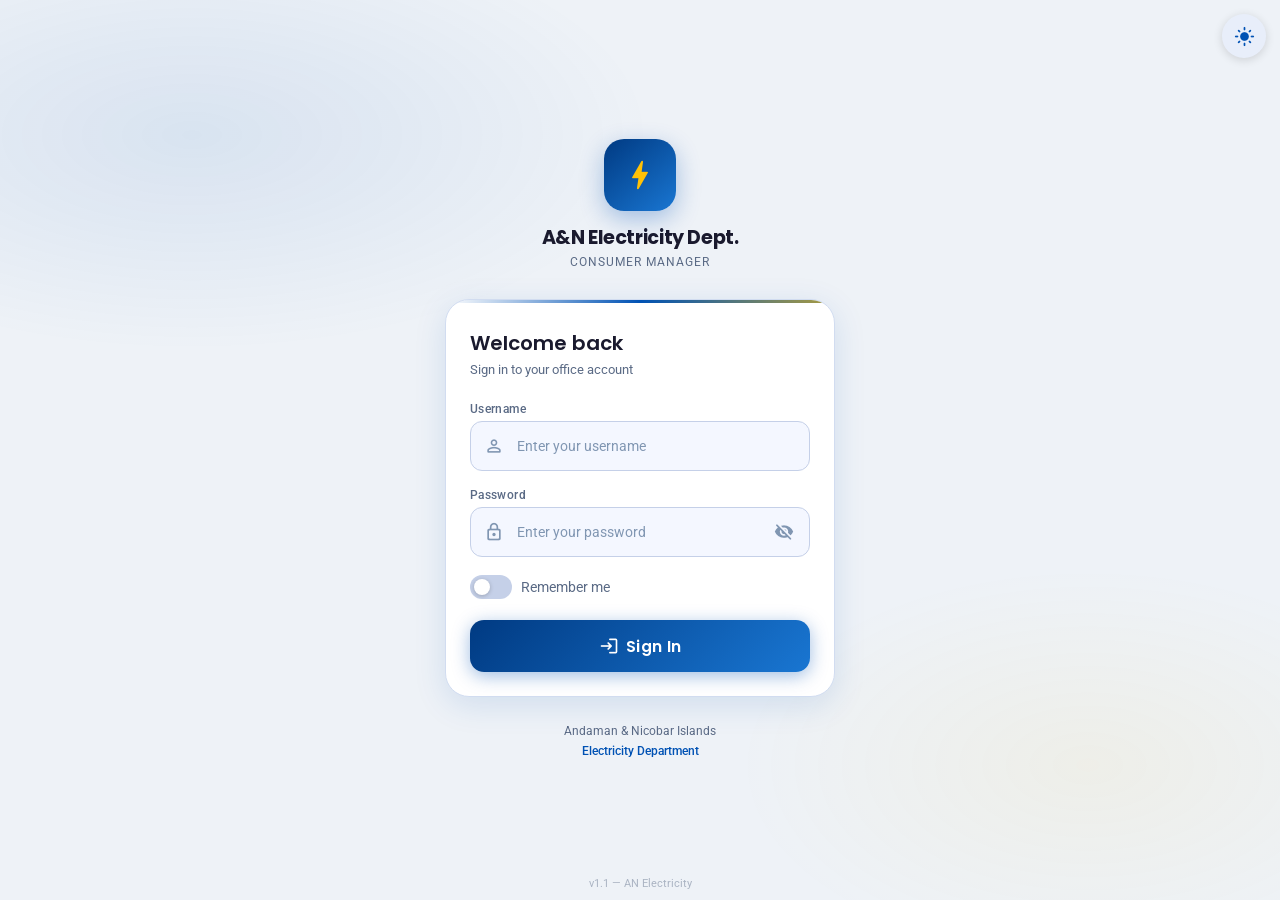
<file: index.html>
<!DOCTYPE html>
<html lang="en" data-theme="dark">
<head>
  <meta charset="UTF-8">
  <meta name="viewport" content="width=device-width, initial-scale=1.0, maximum-scale=1.0, user-scalable=no">
  <meta name="theme-color" id="themeColorMeta" content="#0052B4">
  <meta name="mobile-web-app-capable" content="yes">
  <meta name="apple-mobile-web-app-capable" content="yes">
  <title>A&amp;N Electricity — Consumer Manager</title>
  <!-- Invisible bug fix, no visual change: data-theme was hardcoded "dark" on
       the root element while applyTheme() ran from the script at the BOTTOM of
       the body, so every light-mode user saw a flash of the dark theme on each
       load. Resolving it here happens before the first paint. Nothing else in
       this file was altered - the design is exactly as it was. -->
  <script>
  (function(){
    try{
      var t = localStorage.getItem('an_elect_theme');
      if(t !== 'dark' && t !== 'light') t = 'dark';
      document.documentElement.setAttribute('data-theme', t);
      var m = document.getElementById('themeColorMeta');
      if(m) m.content = (t === 'dark') ? '#0F1F3C' : '#0052B4';
    }catch(e){}
  })();
  </script>
  <link rel="manifest" href="./manifest.json">
  <link rel="preconnect" href="https://fonts.googleapis.com">
  <link rel="preconnect" href="https://fonts.gstatic.com" crossorigin>
  <link rel="preconnect" href="https://script.google.com">
  <link rel="preconnect" href="https://script.googleusercontent.com">
  <link rel="preconnect" href="https://cdn.jsdelivr.net">
  <link href="https://fonts.googleapis.com/css2?family=Poppins:wght@500;600;700&family=Roboto:wght@400;500&display=swap" rel="stylesheet">
  <link href="https://fonts.googleapis.com/icon?family=Material+Icons+Round" rel="stylesheet">
  <style>
  :root{--primary:#0052B4;--primary-l:#1976D2;--primary-d:#003A82;--accent:#FFC107;--danger:#D32F2F;--success:#2E7D32;--bg:#EEF2F7;--card:#FFFFFF;--card-b:#D1DCF0;--t1:#1A1A2E;--t2:#3C4A60;--inp:#F4F7FF;--inp-b:#C5D0E8;--nav-h:56px;--bnav-h:64px;--r:20px;--ri:12px;--rb:12px;--fd:'Poppins',sans-serif;--fb:'Roboto',sans-serif;--ease:cubic-bezier(.4,0,.2,1);--d:.22s;--sh:0 2px 12px rgba(0,82,180,.08);--sh-lg:0 8px 32px rgba(0,82,180,.14);}
  [data-theme=dark]{--bg:#060C18;--card:#0F1F3C;--card-b:#1E3868;--t1:#EEF4FF;--t2:#9CB8DC;--inp:#081428;--inp-b:#1E3868;--sh:0 2px 16px rgba(0,0,0,.45);--sh-lg:0 8px 32px rgba(0,0,0,.5);}
  *,*::before,*::after{box-sizing:border-box;margin:0;padding:0}
  html{overscroll-behavior:none}
  body{font-family:var(--fb);background:var(--bg);color:var(--t1);min-height:100vh;overflow-x:hidden;-webkit-font-smoothing:antialiased;-webkit-tap-highlight-color:transparent;-webkit-text-size-adjust:100%;}
  .hidden{display:none!important}
  .navbar,.search-sec,.bottom-nav,.c-card,.skeleton,.user-menu,.bottom-sheet,.search-wrap,.chip,.f-pill{transition:background-color var(--d) var(--ease),border-color var(--d) var(--ease),color var(--d) var(--ease);}
  .splash{position:fixed;inset:0;background:#080F1E;display:flex;flex-direction:column;align-items:center;justify-content:center;gap:10px;z-index:9999;transition:opacity .35s var(--ease);}
  .splash.out{opacity:0;pointer-events:none}
  .splash-bolt{animation:bolt .9s ease-in-out infinite alternate}
  .splash-bolt .material-icons-round{font-size:52px;color:var(--accent)}
  @keyframes bolt{from{transform:scale(.92)}to{transform:scale(1.06)}}
  .splash-name{font-family:var(--fd);font-size:20px;font-weight:700;color:#fff}
  .splash-sub{font-size:12px;color:rgba(255,255,255,.45)}
  .logout-ov{position:fixed;inset:0;background:#060C18;display:flex;flex-direction:column;align-items:center;justify-content:center;gap:16px;z-index:10000;}
  .logout-ov.hidden{display:none!important}
  .logout-spin{width:36px;height:36px;border:3px solid rgba(255,255,255,.2);border-top-color:#fff;border-radius:50%;animation:spin .7s linear infinite;}
  .logout-txt{font-family:var(--fd);font-size:14px;font-weight:500;color:rgba(255,255,255,.6);}
  .update-banner{background:var(--primary);color:#fff;padding:10px 16px;display:flex;align-items:center;justify-content:space-between;gap:12px;font-size:13px;font-family:var(--fd);font-weight:500;}
  .upd-btn{background:rgba(255,255,255,.2);border:none;color:#fff;padding:5px 12px;border-radius:10px;font-size:12px;font-family:var(--fd);font-weight:600;cursor:pointer;}
  .backdrop{position:fixed;inset:0;background:rgba(0,0,0,.65);z-index:290;opacity:0;pointer-events:none;transition:opacity .3s var(--ease);}
  .backdrop.show{opacity:1;pointer-events:all}
  .bottom-sheet{position:fixed;bottom:0;left:0;right:0;background:var(--card);border-radius:24px 24px 0 0;padding:8px 20px 32px;z-index:300;transform:translateY(100%);transition:transform .35s var(--ease);max-height:92vh;overflow-y:auto;}
  .bottom-sheet.open{transform:translateY(0)}
  .sheet-handle{width:40px;height:4px;background:var(--card-b);border-radius:2px;margin:10px auto 18px;cursor:grab;}
  .sheet-title{font-family:var(--fd);font-size:16px;font-weight:700;color:var(--t1);margin-bottom:18px;text-align:center}
  .sf{margin-bottom:13px}
  .sl{font-size:11px;font-family:var(--fd);font-weight:500;color:var(--t2);margin-bottom:5px;display:block;text-transform:uppercase;letter-spacing:.4px}
  .siw{display:flex;align-items:center;background:var(--inp);border:1.5px solid var(--inp-b);border-radius:var(--ri);padding:0 12px;height:46px;gap:8px}
  .siw:focus-within{border-color:var(--primary)}
  .siw .material-icons-round{color:var(--t2);font-size:18px;flex-shrink:0}
  .sinp{flex:1;background:none;border:none;outline:none;font-family:var(--fb);font-size:14px;color:var(--t1)}
  .sinp::placeholder{color:var(--t2)}
  .sinp:disabled{opacity:.5;cursor:not-allowed;}
  .eye{background:none;border:none;color:var(--t2);cursor:pointer;display:flex;padding:2px}
  .eye .material-icons-round{font-size:18px}
  .strength-bar{height:3px;border-radius:2px;background:var(--inp-b);overflow:hidden;margin-top:5px}
  .strength-fill{height:100%;border-radius:2px;transition:width .3s,background .3s;width:0}
  .strength-txt{font-size:11px;color:var(--t2);margin-top:3px}
  .s-alert{border-radius:10px;padding:10px 14px;display:none;align-items:center;gap:8px;font-size:13px;margin-bottom:12px;line-height:1.5}
  .s-alert.show{display:flex}
  .s-alert.err{background:rgba(211,47,47,.1);color:var(--danger);border:1px solid rgba(211,47,47,.2)}
  .s-alert.ok{background:rgba(46,125,50,.1);color:var(--success);border:1px solid rgba(46,125,50,.2)}
  .s-alert .material-icons-round{font-size:16px;flex-shrink:0}
  .btn-sh{width:100%;background:var(--primary);color:#fff;border:none;border-radius:var(--rb);height:48px;font-family:var(--fd);font-size:15px;font-weight:600;cursor:pointer;margin-top:8px;display:flex;align-items:center;justify-content:center;gap:8px;transition:opacity .2s;}
  .btn-sh:active{opacity:.85}
  .btn-sh .spin{width:18px;height:18px;border:2px solid rgba(255,255,255,.4);border-top-color:#fff;border-radius:50%;animation:spin .7s linear infinite;display:none}
  .btn-sh.loading .spin{display:block}
  .btn-sh.loading .bl{display:none}
  @keyframes spin{to{transform:rotate(360deg)}}
  .btn-cancel{width:100%;background:var(--inp);border:1.5px solid var(--inp-b);border-radius:var(--rb);height:44px;font-family:var(--fd);font-size:14px;font-weight:500;color:var(--t1);cursor:pointer;margin-top:8px}
  .cf-sel-wrap{position:relative;display:flex;align-items:center;}
  .cf-sel{flex:1;background:var(--inp);border:1.5px solid var(--inp-b);border-radius:var(--ri);height:46px;padding:0 40px 0 12px;color:var(--t1);font-family:var(--fb);font-size:14px;outline:none;-webkit-appearance:none;appearance:none;cursor:pointer;transition:border-color .15s;width:100%;}
  .cf-sel:focus{border-color:var(--primary);}
  .cf-sel-ico{position:absolute;right:10px;color:var(--t2);font-size:18px;pointer-events:none;}
  .cf-sel option{background:#0F1F3C;color:#EEF4FF;}
  [data-theme=light] .cf-sel option{background:#fff;color:#1A1A2E;}
  input[type=date].sinp{color-scheme:dark;}
  [data-theme=light] input[type=date].sinp{color-scheme:light;}
  .cf-section-hdr{font-size:10px;font-family:var(--fd);font-weight:700;color:var(--primary);text-transform:uppercase;letter-spacing:.6px;padding:14px 0 4px;border-top:1px solid var(--card-b);margin-top:4px;}
  .det-section-hdr{font-size:10px;font-family:var(--fd);font-weight:700;color:var(--primary);text-transform:uppercase;letter-spacing:.6px;padding:14px 0 4px;border-top:1px solid var(--card-b);margin-top:4px;}
  .ab-logo{text-align:center;margin-bottom:8px}
  .ab-logo .material-icons-round{font-size:48px;color:var(--accent)}
  .ab-name{text-align:center;font-family:var(--fd);font-size:17px;font-weight:700;color:var(--t1);margin-bottom:3px}
  .ab-ver{text-align:center;font-size:12px;color:var(--t2);margin-bottom:18px}
  .ab-row{display:flex;gap:12px;padding:12px 0;border-bottom:1px solid var(--card-b);align-items:flex-start}
  .ab-row:last-child{border-bottom:none}
  .ab-row .material-icons-round{color:var(--primary);font-size:18px;flex-shrink:0;margin-top:1px}
  .ab-key{font-size:10px;color:var(--t2);font-family:var(--fd);font-weight:500;text-transform:uppercase}
  .ab-val{font-size:13px;color:var(--t1);margin-top:1px}
  .del-ico{text-align:center;margin-bottom:10px}
  .del-ico .material-icons-round{font-size:44px;color:var(--danger)}
  .del-ttl{text-align:center;font-family:var(--fd);font-size:16px;font-weight:700;color:var(--t1);margin-bottom:6px}
  .del-sub{text-align:center;font-size:13px;color:var(--t2);margin-bottom:20px;line-height:1.5}
  .del-who{font-weight:600;color:var(--danger);display:block;margin-top:4px;font-size:14px}
  .btn-del-confirm{width:100%;background:var(--danger);color:#fff;border:none;border-radius:var(--rb);height:48px;font-family:var(--fd);font-size:15px;font-weight:600;cursor:pointer;margin-bottom:10px;transition:opacity .2s}
  .btn-del-confirm:active{opacity:.8}
  .det-name{font-family:var(--fd);font-size:17px;font-weight:700;color:var(--t1);margin-bottom:4px}
  .det-conno{font-size:12px;color:var(--t2);margin-bottom:16px}
  .det-field{display:flex;justify-content:space-between;align-items:center;padding:10px 0;border-bottom:1px solid var(--card-b);gap:12px}
  .det-field:last-of-type{border-bottom:none}
  .det-label{font-size:12px;color:var(--t2);font-family:var(--fd);font-weight:500;flex-shrink:0}
  .det-value{font-size:13px;color:var(--t1);text-align:right;word-break:break-word;user-select:text;-webkit-user-select:text}
  .det-badge{font-size:11px;font-family:var(--fd);font-weight:600;padding:3px 10px;border-radius:8px}
  .det-badge.active{background:rgba(46,125,50,.12);color:#2E7D32}
  .det-badge.inactive{background:rgba(120,120,120,.12);color:#757575}
  .det-badge.defaulter{background:rgba(211,47,47,.12);color:var(--danger)}
  [data-theme=dark] .det-badge.active{background:rgba(76,175,80,.2);color:#66BB6A}
  [data-theme=dark] .det-badge.inactive{background:rgba(120,120,120,.2);color:#BDBDBD}
  [data-theme=dark] .det-badge.defaulter{background:rgba(211,47,47,.2);color:#EF9A9A}
  .det-phone-row{display:flex;align-items:center;gap:8px;flex-wrap:wrap;justify-content:flex-end}
  .det-phone-num{font-size:13px;color:var(--t1);user-select:text;-webkit-user-select:text}
  .det-phone-btn{display:flex;align-items:center;gap:4px;padding:5px 12px;border-radius:10px;font-size:12px;font-family:var(--fd);font-weight:600;text-decoration:none;transition:opacity .2s;}
  .det-phone-btn:active{opacity:.7}
  .det-phone-btn .material-icons-round{font-size:15px}
  .det-phone-btn.call{background:rgba(46,125,50,.12);color:#2E7D32}
  .det-phone-btn.wa{background:rgba(37,211,102,.12);color:#25D366}
  [data-theme=dark] .det-phone-btn.call{background:rgba(76,175,80,.2);color:#66BB6A}
  [data-theme=dark] .det-phone-btn.wa{background:rgba(37,211,102,.2);color:#25D366}
  .det-actions{display:flex;gap:10px;margin-top:16px}
  .det-btn{flex:1;height:46px;border-radius:var(--rb);border:none;font-family:var(--fd);font-size:13px;font-weight:600;cursor:pointer;display:flex;align-items:center;justify-content:center;gap:6px;transition:opacity .2s}
  .det-btn:active{opacity:.7}
  .det-btn:disabled{opacity:.55;cursor:not-allowed;}
  .det-btn .material-icons-round{font-size:16px}
  .det-edit{background:rgba(0,82,180,.1);color:var(--primary)}
  [data-theme=dark] .det-edit{background:rgba(25,118,210,.15)}
  .det-del{background:rgba(211,47,47,.1);color:var(--danger)}
  [data-theme=dark] .det-del{background:rgba(211,47,47,.15)}
  .navbar{position:fixed;top:0;left:0;right:0;height:var(--nav-h);background:var(--primary);display:flex;align-items:center;justify-content:space-between;padding:0 12px;z-index:100;box-shadow:0 2px 10px rgba(0,0,0,.2);}
  .nav-left{display:flex;align-items:center;gap:10px}
  .nav-bolt{line-height:1}
  .nav-bolt .material-icons-round{font-size:22px;color:var(--accent)}
  .nav-app{font-family:var(--fd);font-size:15px;font-weight:700;color:#fff;line-height:1.2}
  .nav-office{font-size:11px;color:rgba(255,255,255,.7);display:block;line-height:1.2;max-width:160px;white-space:nowrap;overflow:hidden;text-overflow:ellipsis}
  .nav-right{display:flex;gap:4px}
  .nav-btn{background:rgba(255,255,255,.15);border:none;border-radius:50%;width:36px;height:36px;display:flex;align-items:center;justify-content:center;color:#fff;cursor:pointer;transition:background .15s}
  .nav-btn:active{background:rgba(255,255,255,.3)}
  .nav-btn .material-icons-round{font-size:20px}
  .sel-bar{position:fixed;top:0;left:0;right:0;height:var(--nav-h);background:#102040;display:flex;align-items:center;padding:0 12px;gap:12px;z-index:110}
  .sel-cancel{background:rgba(255,255,255,.15);border:none;border-radius:50%;width:36px;height:36px;display:flex;align-items:center;justify-content:center;color:#fff;cursor:pointer;flex-shrink:0}
  .sel-cancel .material-icons-round{font-size:20px}
  .sel-cnt{flex:1;font-family:var(--fd);font-size:15px;font-weight:600;color:#fff}
  .sel-all-btn{background:rgba(255,255,255,.15);border:none;border-radius:20px;padding:6px 14px;font-family:var(--fd);font-size:12px;font-weight:500;color:#fff;cursor:pointer;white-space:nowrap}
  .user-menu{position:fixed;top:calc(var(--nav-h) + 8px);right:12px;background:var(--card);border:1px solid var(--card-b);border-radius:20px;padding:16px;z-index:200;min-width:210px;box-shadow:var(--sh-lg);opacity:0;transform:translateY(-8px) scale(.96);pointer-events:none;transition:opacity .2s var(--ease),transform .2s var(--ease);}
  .user-menu.show{opacity:1;transform:none;pointer-events:all}
  .um-avatar{width:42px;height:42px;border-radius:50%;background:var(--primary);display:flex;align-items:center;justify-content:center;margin-bottom:8px}
  .um-avatar .material-icons-round{color:#fff;font-size:22px}
  .um-name{font-family:var(--fd);font-size:14px;font-weight:600;color:var(--t1)}
  .um-role{font-size:11px;color:var(--primary);margin-top:2px;font-family:var(--fd);font-weight:500;text-transform:capitalize}
  .menu-div{height:1px;background:var(--card-b);margin:11px 0}
  .mi{width:100%;background:none;border:none;display:flex;align-items:center;gap:12px;padding:9px 6px;color:var(--t1);font-size:13px;cursor:pointer;border-radius:10px;font-family:var(--fb);text-align:left;transition:background .15s}
  .mi:hover{background:var(--inp)}
  .mi .material-icons-round{font-size:18px;color:var(--t2)}
  .mi.danger{color:var(--danger)}
  .mi.danger .material-icons-round{color:var(--danger)}
  .mi.install{color:var(--success)}
  .mi.install .material-icons-round{color:var(--success)}
  .menu-ov{position:fixed;inset:0;z-index:150}
  .search-sec{position:fixed;top:var(--nav-h);left:0;right:0;background:var(--bg);padding:10px 14px 0;z-index:90;border-bottom:1px solid var(--card-b);}
  .search-wrap{display:flex;align-items:center;background:var(--inp);border:1.5px solid var(--inp-b);border-radius:var(--ri);padding:0 12px;gap:8px;height:44px}
  .search-wrap:focus-within{border-color:var(--primary)}
  .s-ico{color:var(--t2);font-size:20px!important;flex-shrink:0}
  .search-inp{flex:1;background:none;border:none;outline:none;font-family:var(--fb);font-size:14px;color:var(--t1)}
  .search-inp::placeholder{color:var(--t2)}
  .search-inp::-webkit-search-decoration,.search-inp::-webkit-search-cancel-button,.search-inp::-webkit-search-results-button,.search-inp::-webkit-search-results-decoration{display:none}
  .s-clr{background:none;border:none;cursor:pointer;color:var(--t2);display:flex;padding:2px}
  .s-clr .material-icons-round{font-size:18px}
  .f-row{display:flex;align-items:center;gap:6px;padding:8px 0 4px;overflow-x:auto;scrollbar-width:none;-webkit-overflow-scrolling:touch;scroll-behavior:smooth}
  .f-row::-webkit-scrollbar{display:none}
  .f-pill{flex-shrink:0;background:var(--inp);border:1.5px solid var(--inp-b);border-radius:20px;padding:3px 12px;font-size:11.5px;font-family:var(--fd);font-weight:500;color:var(--t2);cursor:pointer;transition:all .15s;display:inline-flex;align-items:center;gap:4px;}
  .f-pill .material-icons-round{font-size:13px}
  .stat-dot-active{color:#2E7D32}
  .stat-dot-inactive{color:#757575}
  .stat-dot-defaulter{color:var(--danger)}
  [data-theme=dark] .stat-dot-active{color:#66BB6A}
  [data-theme=dark] .stat-dot-inactive{color:#BDBDBD}
  [data-theme=dark] .stat-dot-defaulter{color:#EF9A9A}
  .f-pill.active{background:var(--primary);border-color:var(--primary);color:#fff}
  .f-pill.active-s{background:rgba(46,125,50,.15);border-color:rgba(46,125,50,.3);color:#2E7D32}
  .f-pill.inactive-s{background:rgba(120,120,120,.12);border-color:rgba(120,120,120,.2);color:#757575}
  .f-pill.defaulter-s{background:rgba(211,47,47,.12);border-color:rgba(211,47,47,.2);color:var(--danger)}
  .f-pill.sd-pill.on{background:rgba(184,134,11,.15);border-color:rgba(184,134,11,.3);color:#8A6100}
  [data-theme=dark] .f-pill.sd-pill.on{background:rgba(255,193,7,.2);border-color:rgba(255,193,7,.35);color:#FFD166}
  [data-theme=dark] .f-pill.active-s{background:rgba(76,175,80,.2);color:#66BB6A;border-color:rgba(76,175,80,.3)}
  [data-theme=dark] .f-pill.inactive-s{background:rgba(120,120,120,.2);color:#BDBDBD}
  [data-theme=dark] .f-pill.defaulter-s{background:rgba(211,47,47,.2);color:#EF9A9A}
  .f-sep{flex:1}
  .sort-btn{display:flex;align-items:center;gap:3px;background:var(--inp);border:1.5px solid var(--inp-b);border-radius:10px;padding:3px 10px;font-size:11px;font-family:var(--fd);font-weight:600;color:var(--t2);cursor:pointer;white-space:nowrap;flex-shrink:0;}
  .sort-btn .material-icons-round{font-size:15px}
  .sort-btn.active{border-color:var(--primary);color:var(--primary)}
  .chips-wrap{position:relative}
  .chips-wrap::after{content:'';position:absolute;right:0;top:0;bottom:0;width:28px;background:linear-gradient(to right,transparent,var(--bg));pointer-events:none;z-index:1}
  .chips{display:flex;gap:8px;overflow-x:auto;padding:8px 0 10px;scrollbar-width:none;-webkit-overflow-scrolling:touch;scroll-behavior:smooth}
  .chips::-webkit-scrollbar{display:none}
  .chip{flex-shrink:0;background:var(--inp);border:1.5px solid var(--inp-b);border-radius:20px;padding:4px 12px;font-size:11.5px;font-family:var(--fd);font-weight:500;color:var(--t2);cursor:pointer;transition:all .15s;white-space:nowrap}
  .chip.active{background:var(--primary);border-color:var(--primary);color:#fff}
  .main{padding-bottom:calc(var(--bnav-h) + 24px);padding-left:14px;padding-right:14px;}
  .sync-row{display:flex;align-items:center;gap:8px;padding:10px 2px 8px}
  .sync-dot{width:8px;height:8px;border-radius:50%;background:#9E9E9E;flex-shrink:0;transition:background .4s}
  .sync-dot.online{background:#4CAF50}
  .sync-dot.syncing{background:var(--accent);animation:blink 1s infinite}
  .sync-dot.offline{background:#FF5722}
  .sync-dot.pending{background:var(--accent)}
  @keyframes blink{0%,100%{opacity:1}50%{opacity:.2}}
  .sync-txt{font-size:11.5px;color:var(--t2);flex:1;min-width:0;overflow:hidden;text-overflow:ellipsis;white-space:nowrap}
  .cnt-txt{font-size:12px;font-family:var(--fd);font-weight:600;color:var(--primary)}
  .cnt-btn{background:none;border:none;padding:2px 0;cursor:pointer;flex-shrink:0;font-size:12px;font-family:var(--fd);font-weight:600;color:var(--primary)}
  .stat-seg{background:none;border:none;padding:2px 0;cursor:pointer;flex-shrink:0;font-size:12px;font-family:var(--fd);font-weight:600;color:var(--danger);white-space:nowrap}
  .stat-seg.stat-sd{color:#8A6100}
  [data-theme=dark] .stat-seg.stat-sd{color:#FFD166}
  /* Gap 7.5. The queue chip is INFORMATIONAL, so it must not inherit
     .stat-seg's danger red. Per-theme colours follow the .stat-sd
     precedent above, because --primary measures only 2.67:1 on the dark
     background -- under the 4.5:1 floor, and exactly the low-brightness
     failure the design system warns about. #6FA8FF measures 8.12:1.
     max-width + ellipsis matter because .stat-seg is flex-shrink:0 and
     nowrap, so an uncapped label pushes the whole sync row into
     horizontal overflow on a narrow phone. */
  .stat-seg.stat-queue{color:#0052B4;max-width:46%;min-width:0;flex-shrink:1;overflow:hidden;text-overflow:ellipsis}
  [data-theme=dark] .stat-seg.stat-queue{color:#6FA8FF}
  /* Pre-existing, same root cause: .cnt-txt had no dark override either. */
  [data-theme=dark] .cnt-txt{color:#6FA8FF}
  .cnt-btn:active,.stat-seg:active{opacity:.55}
  .cnt-btn:empty{display:none}
  .refresh-btn{background:none;border:none;color:var(--t2);cursor:pointer;padding:4px;display:flex;align-items:center;border-radius:50%}
  .refresh-btn:active{color:var(--primary)}
  .refresh-btn .material-icons-round{font-size:18px}
  .refresh-btn.spin .material-icons-round{animation:spin .7s linear infinite}
  .c-card{background:var(--card);border:1px solid var(--card-b);border-radius:var(--r);padding:13px 14px;margin-bottom:9px;box-shadow:var(--sh);position:relative;overflow:hidden;animation:fadeUp .28s var(--ease) both;cursor:pointer;transition:transform .1s,border-color .15s,background .15s;user-select:none;-webkit-user-select:none;}
  @keyframes fadeUp{from{opacity:0;transform:translateY(8px)}to{opacity:1;transform:translateY(0)}}
  @keyframes tabFade{from{opacity:0;transform:translateY(6px)}to{opacity:1;transform:translateY(0)}}
  .tab-anim{animation:tabFade .25s cubic-bezier(.4,0,.2,1) both;}
  .c-card:active{transform:scale(.985)}
  .c-card.selected{border-color:var(--primary)}
  .c-card.pressing{background:rgba(0,82,180,.04)}
  [data-theme=dark] .c-card.selected{background:rgba(25,118,210,.1)}
  [data-theme=dark] .c-card.pressing{background:rgba(255,255,255,.03)}
  [data-theme=dark] .c-card::before{content:'';position:absolute;top:0;left:0;right:0;height:1px;background:rgba(255,255,255,.05)}
  .c-inner{display:flex;align-items:center;gap:11px}
  .c-check{width:22px;height:22px;border-radius:50%;border:2px solid var(--inp-b);display:flex;align-items:center;justify-content:center;flex-shrink:0;background:var(--inp);transition:all .15s}
  .c-card.selected .c-check{background:var(--primary);border-color:var(--primary)}
  .c-check .material-icons-round{font-size:13px;color:#fff;display:none}
  .c-card.selected .c-check .material-icons-round{display:block}
  .c-body{flex:1;min-width:0}
  .c-row1{display:flex;align-items:center;gap:5px;margin-bottom:3px;flex-wrap:nowrap}
  .c-conno{font-size:11px;font-family:var(--fd);font-weight:600;color:var(--t2);flex:1;min-width:0;white-space:nowrap;overflow:hidden;text-overflow:ellipsis}
  .badges{display:flex;gap:5px;flex-shrink:0}
  .area-badge{background:rgba(0,82,180,.1);color:var(--primary);font-size:10px;font-family:var(--fd);font-weight:600;padding:2px 7px;border-radius:7px}
  [data-theme=dark] .area-badge{background:rgba(0,120,255,.25);color:#90CAF9}
  .status-badge{font-size:10px;font-family:var(--fd);font-weight:600;padding:2px 7px;border-radius:7px}
  .status-badge.active{background:rgba(46,125,50,.12);color:#2E7D32}
  .status-badge.inactive{background:rgba(120,120,120,.12);color:#757575}
  .status-badge.defaulter{background:rgba(211,47,47,.12);color:var(--danger)}
  .status-badge.sd-pending{background:rgba(184,134,11,.13);color:#8A6100}
  [data-theme=dark] .status-badge.sd-pending{background:rgba(255,193,7,.18);color:#FFD166}
  [data-theme=dark] .status-badge.active{background:rgba(46,125,50,.25);color:#81C784}
  [data-theme=dark] .status-badge.inactive{background:rgba(120,120,120,.25);color:#BDBDBD}
  [data-theme=dark] .status-badge.defaulter{background:rgba(211,47,47,.25);color:#EF9A9A}
  .c-name{font-family:var(--fd);font-size:14px;font-weight:600;color:var(--t1);white-space:nowrap;overflow:hidden;text-overflow:ellipsis;margin-bottom:4px}
  .c-meta{display:flex;flex-wrap:wrap;gap:3px 12px}
  .c-mi{display:flex;align-items:center;gap:4px;font-size:12px;color:var(--t2)}
  .c-mi .material-icons-round{font-size:14px}
  .c-mi.meter .material-icons-round{color:#FFC107;opacity:.85}
  .c-mi.phone .material-icons-round{color:#4CAF50;opacity:.85}
  .c-mi.addr .material-icons-round{color:#FF7043;opacity:.8}
  .c-arrow{color:var(--t2);font-size:20px;flex-shrink:0;line-height:1;opacity:.55}
  .ripple{position:absolute;border-radius:50%;background:rgba(0,82,180,.1);transform:scale(0);animation:rip .55s ease-out forwards;pointer-events:none}
  [data-theme=dark] .ripple{background:rgba(255,255,255,.06)}
  @keyframes rip{to{transform:scale(4);opacity:0}}
  .skeleton{background:var(--card);border:1px solid var(--card-b);border-radius:var(--r);padding:14px;margin-bottom:9px}
  .sk{border-radius:6px;background:linear-gradient(90deg,var(--inp) 25%,var(--card-b) 50%,var(--inp) 75%);background-size:200% 100%;animation:shim 1.4s infinite}
  @keyframes shim{0%{background-position:200% 0}100%{background-position:-200% 0}}
  .sk-row{display:flex;justify-content:space-between;margin-bottom:9px}
  .empty-state{text-align:center;padding:56px 24px;animation:fadeUp .4s var(--ease)}
  .empty-state .material-icons-round{font-size:52px;color:var(--t2);opacity:.3}
  .empty-title{font-family:var(--fd);font-size:15px;font-weight:600;color:var(--t1);margin:12px 0 5px}
  .empty-sub{font-size:13px;color:var(--t2);line-height:1.5}
  .err-bar{background:rgba(211,47,47,.07);border:1px solid rgba(211,47,47,.18);border-radius:14px;padding:12px 14px;display:flex;align-items:center;gap:10px;font-size:13px;color:var(--danger);margin-bottom:10px}
  .err-bar .material-icons-round{font-size:17px;flex-shrink:0}
  .del-bar{position:fixed;bottom:var(--bnav-h);left:0;right:0;background:var(--danger);padding:13px 16px;display:flex;align-items:center;justify-content:center;gap:10px;z-index:95;animation:slideUp .25s var(--ease)}
  @keyframes slideUp{from{transform:translateY(100%)}to{transform:translateY(0)}}
  .del-bar-btn{background:none;border:none;color:#fff;font-family:var(--fd);font-size:15px;font-weight:600;cursor:pointer;display:flex;align-items:center;gap:8px}
  .del-bar-btn .material-icons-round{font-size:20px}
  .fab{position:fixed;bottom:calc(var(--bnav-h) + 14px);right:18px;width:54px;height:54px;border-radius:50%;background:var(--primary);color:#fff;border:none;box-shadow:0 4px 20px rgba(0,82,180,.45);display:flex;align-items:center;justify-content:center;cursor:pointer;z-index:90;transition:transform .15s var(--ease),box-shadow .15s;overflow:hidden}
  .fab:active{transform:scale(.88);box-shadow:0 2px 8px rgba(0,82,180,.3)}
  .fab .material-icons-round{font-size:26px}
  .bottom-nav{position:fixed;bottom:0;left:0;right:0;height:var(--bnav-h);background:var(--card);border-top:1px solid var(--card-b);display:flex;z-index:100;transition:transform .25s var(--ease)}
  .bottom-nav.hide{transform:translateY(100%)}
  .bnav{flex:1;background:none;border:none;display:flex;flex-direction:column;align-items:center;justify-content:center;gap:2px;color:var(--t2);font-size:10px;font-family:var(--fd);font-weight:500;cursor:pointer;padding:6px 0 10px;transition:color .15s;position:relative}
  .bnav.active{color:var(--primary)}
  .bnav.active::before{content:'';position:absolute;top:8px;width:28px;height:3px;background:var(--primary);border-radius:2px}
  .bnav .material-icons-round{font-size:22px}
  #sentinel{height:20px}
  #toast{position:fixed;bottom:calc(var(--bnav-h) + 14px);left:50%;transform:translateX(-50%) translateY(10px);background:#1A2A4A;color:#fff;padding:9px 20px;border-radius:20px;font-size:13px;font-family:var(--fb);z-index:999;white-space:nowrap;box-shadow:0 4px 16px rgba(0,0,0,.3);opacity:0;pointer-events:none;transition:opacity .25s,transform .25s var(--ease);}
  #toast.show{opacity:1;transform:translateX(-50%) translateY(0)}
  #toast.err{background:var(--danger)}
  #toast.ok{background:var(--success)}
  .admin-panel{padding:4px 0;}
  .ap-hdr{display:flex;align-items:center;justify-content:space-between;padding:8px 0 16px;}
  .ap-title{font-family:var(--fd);font-size:16px;font-weight:700;color:var(--t1);}
  .ap-add-btn{width:42px;height:42px;border-radius:50%;background:var(--primary);color:#fff;border:none;display:flex;align-items:center;justify-content:center;cursor:pointer;box-shadow:0 3px 12px rgba(0,82,180,.35);}
  .ap-add-btn:active{opacity:.8}
  .ap-add-btn .material-icons-round{font-size:22px;}
  .u-card{background:var(--card);border:1px solid var(--card-b);border-radius:var(--r);padding:14px 16px;margin-bottom:10px;box-shadow:var(--sh);}
  .u-top{display:flex;align-items:flex-start;gap:12px;}
  .u-avatar{width:44px;height:44px;border-radius:50%;background:var(--primary);color:#fff;font-family:var(--fd);font-size:15px;font-weight:700;display:flex;align-items:center;justify-content:center;flex-shrink:0;}
  .u-info{flex:1;min-width:0;}
  .u-name{font-family:var(--fd);font-size:14px;font-weight:700;color:var(--t1);margin-bottom:3px;}
  .u-me{font-size:10px;font-weight:500;color:var(--t2);font-family:var(--fb);}
  .u-meta{font-size:12px;color:var(--t2);margin-bottom:4px;display:flex;align-items:center;gap:6px;flex-wrap:wrap;}
  .u-badge{font-size:10px;font-family:var(--fd);font-weight:700;padding:2px 7px;border-radius:7px;}
  .role-admin{background:rgba(255,193,7,.15);color:#E65100;}
  [data-theme=dark] .role-admin{background:rgba(255,193,7,.2);color:#FFC107;}
  .role-emp{background:rgba(0,82,180,.1);color:var(--primary);}
  [data-theme=dark] .role-emp{background:rgba(0,120,255,.2);color:#90CAF9;}
  .u-status{display:flex;align-items:center;gap:5px;font-size:11.5px;color:var(--t2);}
  .u-dot{width:7px;height:7px;border-radius:50%;flex-shrink:0;}
  .u-dot.on{background:#4CAF50;}
  .u-dot.off{background:#9E9E9E;}
  .u-actions{display:flex;gap:8px;margin-top:12px;padding-top:12px;border-top:1px solid var(--card-b);}
  .u-btn{flex:1;height:36px;border-radius:10px;border:none;font-family:var(--fd);font-size:12px;font-weight:600;cursor:pointer;display:flex;align-items:center;justify-content:center;gap:5px;transition:opacity .2s;}
  .u-btn:active{opacity:.7}
  .u-btn .material-icons-round{font-size:15px;}
  .u-btn-pwd{background:rgba(0,82,180,.1);color:var(--primary);}
  [data-theme=dark] .u-btn-pwd{background:rgba(25,118,210,.15);}
  .u-btn-off{background:rgba(211,47,47,.1);color:var(--danger);}
  [data-theme=dark] .u-btn-off{background:rgba(211,47,47,.15);}
  .u-btn-on{background:rgba(46,125,50,.1);color:var(--success);}
  [data-theme=dark] .u-btn-on{background:rgba(46,125,50,.15);}
  .u-note{font-size:11px;color:var(--t2);margin-top:10px;padding-top:10px;border-top:1px solid var(--card-b);text-align:center;}
  .ap-empty{text-align:center;padding:48px 24px;color:var(--t2);}
  .ap-empty .material-icons-round{font-size:48px;opacity:.3;display:block;margin-bottom:12px;}
  .ug-icon-ok .material-icons-round{color:var(--success)!important;}
  .activity-panel{padding:4px 0;}
  .act-hdr{display:flex;align-items:center;justify-content:space-between;padding:8px 0 16px;}
  .act-hdr-title{font-family:var(--fd);font-size:16px;font-weight:700;color:var(--t1);}
  .act-card{background:var(--card);border:1px solid var(--card-b);border-radius:var(--r);padding:13px 14px;margin-bottom:9px;box-shadow:var(--sh);animation:fadeUp .28s var(--ease) both;}
  .act-inner{display:flex;gap:12px;align-items:flex-start;}
  .act-ico-wrap{width:38px;height:38px;border-radius:50%;display:flex;align-items:center;justify-content:center;flex-shrink:0;}
  .act-ico{font-size:18px;}
  .act-body{flex:1;min-width:0;}
  .act-top{display:flex;align-items:flex-start;justify-content:space-between;gap:8px;margin-bottom:4px;}
  .act-action{font-family:var(--fd);font-size:13px;font-weight:600;color:var(--t1);line-height:1.3;}
  .act-time{font-size:11px;color:var(--t2);flex-shrink:0;white-space:nowrap;}
  .act-conno{font-size:11.5px;font-family:var(--fd);font-weight:600;color:var(--primary);background:rgba(0,82,180,.1);padding:2px 8px;border-radius:7px;display:inline-block;margin-bottom:5px;}
  [data-theme=dark] .act-conno{background:rgba(0,120,255,.2);color:#90CAF9;}
  .act-meta{font-size:12px;color:var(--t2);display:flex;align-items:center;gap:6px;flex-wrap:wrap;}
  .act-role{font-size:10px;font-family:var(--fd);font-weight:600;padding:2px 7px;border-radius:7px;}
  .act-details{font-size:11.5px;color:var(--t2);margin-top:5px;line-height:1.4;}
  .det-field-link{cursor:pointer;transition:background .15s;margin:0 -4px;padding-left:4px;padding-right:4px;border-radius:8px;}
  .det-field-link:active{background:rgba(0,82,180,.06)}
  [data-theme=dark] .det-field-link:active{background:rgba(255,255,255,.04)}
  .det-link-val{display:flex;align-items:center;gap:2px;color:var(--primary);font-weight:600}
  .det-link-val .material-icons-round{font-size:16px}
  .mr-hdr{display:flex;align-items:center;gap:8px;margin-bottom:4px}
  .mr-back{background:none;border:none;color:var(--t2);cursor:pointer;padding:4px;display:flex;border-radius:50%;flex-shrink:0}
  .mr-back:active{background:var(--inp)}
  .mr-titles{flex:1;min-width:0}
  .mr-title{font-family:var(--fd);font-size:16px;font-weight:700;color:var(--t1);white-space:nowrap;overflow:hidden;text-overflow:ellipsis}
  .mr-sub{font-size:12px;color:var(--t2);margin-top:1px;white-space:nowrap;overflow:hidden;text-overflow:ellipsis}
  .mr-close{background:none;border:none;color:var(--t2);cursor:pointer;padding:4px;display:flex;border-radius:50%;flex-shrink:0}
  .mr-close:active{background:var(--inp)}
  .mr-add-btn{display:flex;align-items:center;justify-content:center;gap:6px;background:rgba(0,82,180,.1);color:var(--primary);border:none;border-radius:var(--rb);height:42px;font-family:var(--fd);font-size:13px;font-weight:600;cursor:pointer;width:100%;margin:14px 0}
  [data-theme=dark] .mr-add-btn{background:rgba(25,118,210,.15)}
  .mr-add-btn:active{opacity:.7}
  .mr-body{min-height:100px}
  .mr-year-row{display:flex;align-items:center;justify-content:space-between;background:var(--inp);border:1px solid var(--inp-b);border-radius:14px;padding:14px 16px;margin-bottom:8px;cursor:pointer}
  .mr-year-row:active{opacity:.7}
  .mr-year-label{font-family:var(--fd);font-size:15px;font-weight:700;color:var(--t1)}
  .mr-year-count{font-size:12px;color:var(--t2)}
  .mr-month-group{margin-bottom:14px}
  .mr-month-label{font-size:11px;font-family:var(--fd);font-weight:700;color:var(--primary);text-transform:uppercase;letter-spacing:.5px;margin-bottom:6px;padding-left:2px}
  .mr-reading-row{display:flex;align-items:center;gap:6px;background:var(--inp);border:1px solid var(--inp-b);border-radius:14px;padding:11px 8px 11px 12px;margin-bottom:7px}
  .mr-reading-main{flex:1;min-width:0;cursor:pointer}
  .mr-reading-main:active{opacity:.7}
  .mr-reading-value{font-family:var(--fd);font-size:15px;font-weight:700;color:var(--t1)}
  .mr-reading-time{font-size:11.5px;color:var(--t2);margin-top:1px}
  .mr-reading-flag{font-size:10px;font-family:var(--fd);font-weight:700;color:#B8860B;display:flex;align-items:center;gap:2px;margin-top:3px}
  [data-theme=dark] .mr-reading-flag{color:var(--accent)}
  .mr-reading-flag .material-icons-round{font-size:12px}
  .mr-del-ico{background:none;border:none;color:var(--t2);cursor:pointer;padding:8px;display:flex;border-radius:50%;flex-shrink:0}
  .mr-del-ico:active{color:var(--danger);background:rgba(211,47,47,.1)}
  .mr-empty{text-align:center;padding:36px 16px}
  .mr-empty .material-icons-round{font-size:44px;color:var(--t2);opacity:.3}
  .mr-empty-txt{font-size:13px;color:var(--t2);margin-top:10px;line-height:1.5}
  .nav-btn.scanning .material-icons-round{animation:spin 1s linear infinite}
  .qkwh-result{display:flex;align-items:center;justify-content:space-between;gap:8px;background:var(--inp);border:1px solid var(--inp-b);border-radius:14px;padding:12px 14px;margin-bottom:8px;cursor:pointer;transition:opacity .15s}
  .qkwh-result:active{opacity:.7}
  .qkwh-result-name{font-family:var(--fd);font-weight:600;font-size:13px;color:var(--t1);white-space:nowrap;overflow:hidden;text-overflow:ellipsis}
  .qkwh-result-meta{font-size:11px;color:var(--t2);margin-top:2px;white-space:nowrap;overflow:hidden;text-overflow:ellipsis}
  .qkwh-empty{text-align:center;padding:28px 12px;color:var(--t2);font-size:13px}
  .qkwh-change-btn{background:var(--inp);border:1px solid var(--inp-b);border-radius:10px;height:36px;padding:0 14px;font-family:var(--fd);font-size:12px;font-weight:600;color:var(--t1);cursor:pointer;flex-shrink:0}
  .qkwh-change-btn:active{opacity:.7}
  .prefix-row{display:flex;gap:8px;padding:0 0 10px;flex-wrap:wrap}
  .prefix-chip{background:var(--inp);border:1.5px solid var(--inp-b);border-radius:20px;padding:5px 16px;font-size:12.5px;font-family:var(--fd);font-weight:700;color:var(--primary);cursor:pointer;transition:opacity .15s}
  .prefix-chip:active{opacity:.6}
  .save-banner{position:fixed;left:0;right:0;bottom:var(--bnav-h);background:var(--danger);color:#fff;padding:11px 14px;display:flex;align-items:center;gap:10px;z-index:96;font-size:12.5px;font-family:var(--fd);font-weight:500}
  .save-banner .material-icons-round{font-size:18px;flex-shrink:0}
  .save-banner-txt{flex:1;line-height:1.35}
  .save-banner-btn{background:rgba(255,255,255,.2);border:none;color:#fff;border-radius:9px;padding:6px 13px;font-family:var(--fd);font-size:12px;font-weight:700;cursor:pointer;flex-shrink:0}
  .save-banner-btn.fix{background:rgba(255,255,255,.34)}
  .save-banner-btn:active{background:rgba(255,255,255,.45)}
  /* Gap 7.5. Fix + Discard + Retry can all be visible at once, which is
     roughly 270px of controls once icon, gaps and padding are counted --
     more than a 360px screen has left over for the message. Without
     flex-wrap the banner overflows; with it the buttons drop to a second
     line and stay reachable. Discard gets a darker fill so a destructive
     action never looks like the safe one sitting next to it. */
  .save-banner{flex-wrap:wrap}
  .save-banner-txt{min-width:150px}
  .save-banner-btn.danger{background:rgba(0,0,0,.28)}
  .save-banner-btn.danger:active{background:rgba(0,0,0,.44)}
  .qkwh-prev{font-size:11.5px;color:var(--t2);margin-top:6px;display:flex;align-items:center;gap:5px;line-height:1.4}
  .qkwh-prev .material-icons-round{font-size:14px}
  .qkwh-warn{font-size:11.5px;color:#B8860B;margin-top:6px;display:flex;align-items:flex-start;gap:5px;line-height:1.4}
  [data-theme=dark] .qkwh-warn{color:var(--accent)}
  .qkwh-warn .material-icons-round{font-size:14px;flex-shrink:0;margin-top:1px}
  .myr-read-row{display:flex;align-items:center;gap:10px;background:var(--inp);border:1px solid var(--inp-b);border-radius:14px;padding:11px 13px;margin-bottom:7px}
  .myr-read-main{flex:1;min-width:0}
  .myr-read-top{display:flex;align-items:baseline;gap:8px;justify-content:space-between}
  .myr-read-con{font-family:var(--fd);font-size:13px;font-weight:700;color:var(--t1);white-space:nowrap;overflow:hidden;text-overflow:ellipsis}
  .myr-read-val{font-family:var(--fd);font-size:14px;font-weight:700;color:var(--primary);flex-shrink:0}
  .myr-read-name{font-size:12px;color:var(--t2);white-space:nowrap;overflow:hidden;text-overflow:ellipsis;margin-top:2px}
  .myr-read-time{font-size:11px;color:var(--t2);margin-top:2px}
  .myr-actions{display:flex;gap:8px;margin-bottom:12px}
  .myr-act-btn{flex:1;height:42px;border-radius:var(--rb);border:none;font-family:var(--fd);font-size:13px;font-weight:600;cursor:pointer;display:flex;align-items:center;justify-content:center;gap:6px;background:rgba(0,82,180,.1);color:var(--primary);transition:opacity .2s}
  [data-theme=dark] .myr-act-btn{background:rgba(25,118,210,.15)}
  .myr-act-btn:active{opacity:.7}
  .myr-act-btn .material-icons-round{font-size:17px}
  .myr-dl{background:none;border:none;color:var(--t2);cursor:pointer;padding:8px;display:flex;border-radius:50%;flex-shrink:0}
  .myr-dl:active{color:var(--primary);background:rgba(0,82,180,.1)}
  .myr-row-right{display:flex;align-items:center;gap:2px}

  /* ===== RESPONSIVE: DESKTOP/WIDE-SCREEN (>=960px) =====
     Phone layout above this breakpoint is completely untouched -- every rule
     below only takes effect at 960px+. Bottom nav becomes a left rail, the
     consumer list becomes a multi-column grid, bottom sheets keep the same
     slide-up mechanic but get a capped, centered width instead of spanning
     the full viewport. Purely additive CSS -- no JS changes needed. Admin/
     Fields/Activity panels intentionally stay single-column this pass (their
     cards vary too much in height for a clean auto-fill grid); only the
     consumer list -- the primary, highest-volume view -- gets the grid. */
  @media (min-width:960px){
    :root{--bnav-h:0px;--rail-w:96px}
    .main{margin-left:var(--rail-w);padding-left:24px;padding-right:24px;max-width:1400px;}
    .search-sec{left:var(--rail-w);}
    #consumerList{display:grid;grid-template-columns:repeat(auto-fill,minmax(320px,1fr));gap:12px;align-items:start;}
    #consumerList .c-card{margin-bottom:0;}
    .bottom-nav{top:var(--nav-h);bottom:0;left:0;right:auto;width:var(--rail-w);height:auto;flex-direction:column;border-top:none;border-right:1px solid var(--card-b);padding-top:12px;}
    .bottom-nav.hide{transform:translateX(-100%)}
    .bnav{flex:none;padding:14px 0;}
    .bnav.active::before{top:50%;left:0;width:3px;height:28px;transform:translateY(-50%);}
    .bottom-sheet{left:50%;right:auto;width:100%;max-width:480px;transform:translate(-50%,100%);}
    .bottom-sheet.open{transform:translate(-50%,0);}
  }

  /* ===== GLOBAL: prevent Android's long-press callout (Copy/Share/Select all)
     from firing on icons/buttons. Applies to every tappable control in the
     app -- navbar icons, FAB, bottom nav, menu items, chips, filter pills.
     Does NOT touch .det-value/.det-phone-num, which stay user-select:text
     on purpose so consumer data remains copyable. */
  button,.nav-btn,.fab,.bnav,.mi,.chip,.f-pill,.sort-btn,.sel-cancel,
  .sel-all-btn,.eye,.refresh-btn,.mr-back,.mr-close,.mr-del-ico,.myr-dl,
  .qkwh-change-btn,.prefix-chip,.s-clr,.det-phone-btn{
    -webkit-touch-callout:none;
    -webkit-user-select:none;
    user-select:none;
    -webkit-user-drag:none;
    touch-action:manipulation;
  }
  /* Icon glyphs inside icon-only buttons must not intercept the long-press
     themselves -- forces every pointer event on these to resolve to the
     parent button, not the inner <span>. */
  .nav-btn .material-icons-round,.fab .material-icons-round,
  .bnav .material-icons-round,.sel-cancel .material-icons-round,
  .refresh-btn .material-icons-round,.mr-back .material-icons-round,
  .mr-close .material-icons-round,.mr-del-ico .material-icons-round,
  .myr-dl .material-icons-round,.eye .material-icons-round{
    pointer-events:none;
  }
  </style>
</head>
<body>
<div id="splash" class="splash"><div class="splash-bolt"><span class="material-icons-round">bolt</span></div><div class="splash-name">A&amp;N Electricity</div><div class="splash-sub">Consumer Manager</div></div>
<div class="logout-ov hidden" id="logoutOv"><div class="logout-spin"></div><div class="logout-txt">Signing out...</div></div>
<div class="update-banner hidden" id="updateBanner"><span style="display:flex;align-items:center;gap:6px"><span class="material-icons-round" style="font-size:16px">system_update</span>New version available</span><button class="upd-btn" onclick="applyUpdate()">Update Now</button></div>
<nav class="navbar" id="navbar">
  <div class="nav-left"><span class="nav-bolt"><span class="material-icons-round">bolt</span></span><div><span class="nav-app">A&amp;N Electricity</span><span class="nav-office" id="navOffice">Loading&#8230;</span></div></div>
  <div class="nav-right">
    <button class="nav-btn hidden" id="selectBtn" onclick="enterSelectMode()"><span class="material-icons-round">checklist</span></button>
    <button class="nav-btn" id="navScanBtn" onclick="startIdentifyScan()"><span class="material-icons-round">document_scanner</span></button>
    <button class="nav-btn" id="navQkwhBtn" onclick="openQuickKwh()"><span class="material-icons-round">electric_meter</span></button>
    <button class="nav-btn" id="userMenuBtn"><span class="material-icons-round">account_circle</span></button>
  </div>
</nav>
<input type="file" accept="image/*" capture="environment" id="homeScanInput" class="hidden" onchange="handleIdentifyScanFile(event)">
<input type="file" accept="image/*" id="homeGalleryInput" class="hidden" onchange="handleIdentifyScanFile(event)">
<div class="sel-bar hidden" id="selBar">
  <button class="sel-cancel" onclick="exitSelectMode()"><span class="material-icons-round">close</span></button>
  <span class="sel-cnt" id="selCnt">Tap to select</span>
  <button class="sel-all-btn" id="selAllBtn" onclick="toggleSelectAll()">Select All</button>
</div>
<div class="user-menu" id="userMenu">
  <div class="um-avatar"><span class="material-icons-round">person</span></div>
  <div class="um-name" id="uName">&#8212;</div><div class="um-role" id="uRole">&#8212;</div>
  <div class="menu-div"></div>
  <button class="mi install hidden" id="installBtn" onclick="installApp()"><span class="material-icons-round">install_mobile</span>Install App</button>
  <button class="mi" id="themeMenuItem" onclick="toggleThemeFromMenu()"><span class="material-icons-round" id="themeMenuIcon">dark_mode</span><span id="themeMenuLabel">Dark Mode</span></button>
  <button class="mi" onclick="openChangePass()"><span class="material-icons-round">lock_reset</span>Change Password</button>
  <button class="mi" onclick="exportConsumers()"><span class="material-icons-round">file_download</span>Export Consumers</button>
  <button class="mi" onclick="openMyReadings()"><span class="material-icons-round">download</span>My Readings</button>
  <button class="mi" onclick="openAbout()"><span class="material-icons-round">info_outline</span>About</button>
  <div class="menu-div"></div>
  <button class="mi danger" onclick="handleLogout()"><span class="material-icons-round">logout</span>Sign Out</button>
</div>
<div class="menu-ov hidden" id="menuOv" onclick="closeUserMenu()"></div>
<div class="bottom-sheet" id="cpSheet">
  <div class="sheet-handle" id="cpHandle"></div><div class="sheet-title">Change Password</div>
  <div class="s-alert err" id="cpErr"><span class="material-icons-round">error_outline</span><span id="cpErrMsg"></span></div>
  <div class="s-alert ok" id="cpOk"><span class="material-icons-round">check_circle_outline</span>Password changed successfully!</div>
  <div class="sf"><label class="sl">Current Password</label><div class="siw"><span class="material-icons-round">lock_outline</span><input class="sinp" type="password" id="cpCur" placeholder="Current password" autocomplete="current-password"><button class="eye" onclick="toggleEye('cpCur','cpE1')"><span class="material-icons-round" id="cpE1">visibility_off</span></button></div></div>
  <div class="sf"><label class="sl">New Password</label><div class="siw"><span class="material-icons-round">lock_outline</span><input class="sinp" type="password" id="cpNew" placeholder="Min 8 characters" autocomplete="new-password" oninput="chkStrength(this.value)"><button class="eye" onclick="toggleEye('cpNew','cpE2')"><span class="material-icons-round" id="cpE2">visibility_off</span></button></div><div class="strength-bar"><div class="strength-fill" id="sfi"></div></div><div class="strength-txt" id="stxt"></div></div>
  <div class="sf"><label class="sl">Confirm New Password</label><div class="siw"><span class="material-icons-round">lock_outline</span><input class="sinp" type="password" id="cpCfm" placeholder="Repeat new password" autocomplete="new-password"><button class="eye" onclick="toggleEye('cpCfm','cpE3')"><span class="material-icons-round" id="cpE3">visibility_off</span></button></div></div>
  <button class="btn-sh" id="cpBtn" onclick="submitCP()"><span class="bl">Update Password</span><div class="spin"></div></button>
</div>
<div class="bottom-sheet" id="aboutSheet">
  <div class="sheet-handle" id="aboutHandle"></div>
  <div class="ab-logo"><span class="material-icons-round">bolt</span></div><div class="ab-name">A&amp;N Electricity</div><div class="ab-ver">Consumer Manager v1.0.0</div>
  <div class="ab-row"><span class="material-icons-round">business</span><div><div class="ab-key">Department</div><div class="ab-val">A&amp;N Islands Electricity Department</div></div></div>
  <div class="ab-row"><span class="material-icons-round">location_on</span><div><div class="ab-key">Office</div><div class="ab-val" id="aboutOffice">&#8212;</div></div></div>
  <div class="ab-row"><span class="material-icons-round">storage</span><div><div class="ab-key">Data</div><div class="ab-val">Google Sheets &#183; Private &amp; Secure</div></div></div>
  <div class="ab-row"><span class="material-icons-round">offline_bolt</span><div><div class="ab-key">Platform</div><div class="ab-val">PWA &#183; Works Offline &#183; GitHub Pages</div></div></div>
</div>
<div class="bottom-sheet" id="detailSheet"><div class="sheet-handle" id="detHandle"></div><div style="display:flex;align-items:flex-start;justify-content:space-between;gap:8px;margin-bottom:4px;"><div style="flex:1;min-width:0;"><div class="det-name" id="detName">&#8212;</div><div class="det-conno" id="detConno">&#8212;</div></div><button onclick="closeSheet()" style="background:none;border:none;color:var(--t2);cursor:pointer;padding:4px;display:flex;align-items:center;border-radius:50%;flex-shrink:0;margin-top:2px;"><span class="material-icons-round" style="font-size:22px;">close</span></button></div><div id="detFields"></div><div class="det-actions" id="detActions"></div></div>
<div class="bottom-sheet" id="delSheet">
  <div class="sheet-handle" id="delHandle"></div>
  <div class="del-ico"><span class="material-icons-round">delete_forever</span></div>
  <div class="del-ttl">Delete Consumer?</div>
  <div class="del-sub">This action cannot be undone.<span class="del-who" id="delWho"></span></div>
  <button class="btn-del-confirm" onclick="doDelete()">Yes, Delete Permanently</button>
  <button class="btn-cancel" onclick="closeSheet()">Cancel</button>
</div>
<div class="bottom-sheet" id="ugSheet">
  <div class="sheet-handle" id="ugHandle"></div>
  <div class="del-ico" id="ugIco"><span class="material-icons-round">block</span></div>
  <div class="del-ttl" id="ugTitle">Deactivate User?</div>
  <div class="del-sub" id="ugSub">This user will no longer be able to login.</div>
  <button class="btn-del-confirm" id="ugConfirmBtn" onclick="doToggleUser()">Confirm</button>
  <button class="btn-cancel" onclick="closeSheet()">Cancel</button>
</div>
<div class="bottom-sheet" id="cfSheet">
  <div class="sheet-handle" id="cfHandle"></div>
  <div class="sheet-title" id="cfTitle">Add Consumer</div>
  <div class="s-alert err" id="cfErr"><span class="material-icons-round">error_outline</span><span id="cfErrMsg"></span></div>
  <div class="sf"><label class="sl">Consumer No. <span style="color:var(--danger)">*</span></label><div class="siw"><span class="material-icons-round">tag</span><input class="sinp" type="text" id="cfConNo" placeholder="e.g. E/1001" maxlength="20" autocomplete="off"></div></div>
  <div class="sf"><label class="sl">Consumer Name <span style="color:var(--danger)">*</span></label><div class="siw"><span class="material-icons-round">person</span><input class="sinp" type="text" id="cfCName" placeholder="Full name" maxlength="100" autocomplete="off"></div></div>
  <div class="sf"><label class="sl">Address</label><div class="siw"><span class="material-icons-round">location_on</span><input class="sinp" type="text" id="cfAddr" placeholder="Full address" maxlength="200" autocomplete="off"></div></div>
  <div class="sf"><label class="sl">Lab No.</label><div class="siw"><span class="material-icons-round">science</span><input class="sinp" type="text" id="cfLabNo" placeholder="Lab number" maxlength="30" autocomplete="off"></div></div>
  <div class="sf"><label class="sl">Meter No.</label><div class="siw"><span class="material-icons-round">electric_meter</span><input class="sinp" type="text" id="cfMeter" placeholder="Meter serial number" maxlength="30" autocomplete="off"></div></div>
  <div class="sf"><label class="sl">Area Code</label><div class="cf-sel-wrap"><select class="cf-sel" id="cfTransf"><option value="">&#8212; Select Area &#8212;</option><option>AHS</option><option>OBS</option><option>SSN</option><option>SP1</option><option>PLC</option><option>SPV</option><option>RKM</option><option>RBV</option><option>SSP</option><option>MP1</option><option>CHS</option><option>RGT1</option><option>SJM</option><option>MGP1</option><option>SCT</option><option>RJM</option><option>PAO1</option></select><span class="material-icons-round cf-sel-ico">expand_more</span></div></div>
  <div class="sf"><label class="sl">Phone No.</label><div class="siw"><span class="material-icons-round">phone</span><input class="sinp" type="tel" id="cfPhone" placeholder="10-digit mobile" maxlength="15" inputmode="numeric" autocomplete="off"></div></div>
  <div class="sf"><label class="sl">Status</label><div class="cf-sel-wrap"><select class="cf-sel" id="cfStatus"><option value="Active">Active</option><option value="Inactive">Inactive</option><option value="Defaulter">Defaulter</option></select><span class="material-icons-round cf-sel-ico">expand_more</span></div></div>
  <div class="cf-section-hdr">Security Deposit</div>
  <div class="sf"><label class="sl">Passbook/SD No</label><div class="siw"><span class="material-icons-round">book</span><input class="sinp" type="text" id="cfSdNo" placeholder="Passbook/SD number" maxlength="50" autocomplete="off"></div></div>
  <div class="sf"><label class="sl">SD Amount (&#8377;)</label><div class="siw"><span class="material-icons-round">currency_rupee</span><input class="sinp" type="number" id="cfSdAmt" placeholder="Amount in rupees" min="0" autocomplete="off"></div></div>
  <div class="sf"><label class="sl">SD Date</label><div class="siw"><span class="material-icons-round">calendar_today</span><input class="sinp" type="date" id="cfSdDate" autocomplete="off"></div></div>
  <div id="cfCustomFields"></div>
  <button class="btn-sh" id="cfBtn" onclick="saveConsumer()"><span class="bl" id="cfBtnLbl">Add Consumer</span><div class="spin"></div></button>
  <button class="btn-cancel" onclick="closeSheet()">Cancel</button>
</div>
<div class="bottom-sheet" id="addUserSheet">
  <div class="sheet-handle" id="addUserHandle"></div>
  <div class="sheet-title">Add Employee</div>
  <div class="s-alert err" id="auErr"><span class="material-icons-round">error_outline</span><span id="auErrMsg"></span></div>
  <div class="sf"><label class="sl">Full Name <span style="color:var(--danger)">*</span></label><div class="siw"><span class="material-icons-round">badge</span><input class="sinp" type="text" id="auName" placeholder="Employee full name" maxlength="80" autocomplete="off"></div></div>
  <div class="sf"><label class="sl">Username <span style="color:var(--danger)">*</span></label><div class="siw"><span class="material-icons-round">alternate_email</span><input class="sinp" type="text" id="auUser" placeholder="Unique username (no spaces)" maxlength="30" autocomplete="off" autocapitalize="none"></div></div>
  <div class="sf"><label class="sl">Temporary Password <span style="color:var(--danger)">*</span></label><div class="siw"><span class="material-icons-round">lock_outline</span><input class="sinp" type="password" id="auPass" placeholder="Min 6 characters" autocomplete="new-password"><button class="eye" onclick="toggleEye('auPass','auPassIco')"><span class="material-icons-round" id="auPassIco">visibility_off</span></button></div></div>
  <div style="font-size:11px;color:var(--t2);padding:6px 2px 14px;line-height:1.5;display:flex;align-items:flex-start;gap:6px;"><span class="material-icons-round" style="font-size:14px;flex-shrink:0;margin-top:1px;color:var(--accent)">info</span>Employee will be prompted to change this password on first login.</div>
  <button class="btn-sh" id="auBtn" onclick="doAddUser()"><span class="bl">Add Employee</span><div class="spin"></div></button>
  <button class="btn-cancel" onclick="closeSheet()">Cancel</button>
</div>
<div class="bottom-sheet" id="rpSheet">
  <div class="sheet-handle" id="rpHandle"></div>
  <div class="sheet-title" id="rpTitle">Reset Password</div>
  <div class="s-alert err" id="rpErr"><span class="material-icons-round">error_outline</span><span id="rpErrMsg"></span></div>
  <div class="sf"><label class="sl">New Temporary Password <span style="color:var(--danger)">*</span></label><div class="siw"><span class="material-icons-round">lock_reset</span><input class="sinp" type="password" id="rpPass" placeholder="Min 6 characters" autocomplete="new-password"><button class="eye" onclick="toggleEye('rpPass','rpPassIco')"><span class="material-icons-round" id="rpPassIco">visibility_off</span></button></div></div>
  <div style="font-size:11px;color:var(--t2);padding:6px 2px 14px;line-height:1.5;display:flex;align-items:flex-start;gap:6px;"><span class="material-icons-round" style="font-size:14px;flex-shrink:0;margin-top:1px;color:var(--accent)">info</span>User will be required to change this on next login.</div>
  <button class="btn-sh" id="rpBtn" onclick="doResetPassword()"><span class="bl">Reset Password</span><div class="spin"></div></button>
  <button class="btn-cancel" onclick="closeSheet()">Cancel</button>
</div>
<div class="bottom-sheet" id="afSheet">
  <div class="sheet-handle" id="afHandle"></div>
  <div class="sheet-title">Add Custom Field</div>
  <div class="s-alert err" id="afErr"><span class="material-icons-round">error_outline</span><span id="afErrMsg"></span></div>
  <div class="sf"><label class="sl">Field Name <span style="color:var(--danger)">*</span></label><div class="siw"><span class="material-icons-round">label</span><input class="sinp" type="text" id="afLabel" placeholder="e.g. Connection Type" maxlength="40" autocomplete="off"></div></div>
  <div class="sf"><label class="sl">Field Type</label><div class="cf-sel-wrap"><select class="cf-sel" id="afType" onchange="toggleFieldOptions()"><option value="text">Text (free entry)</option><option value="dropdown">Dropdown (fixed choices)</option></select><span class="material-icons-round cf-sel-ico">expand_more</span></div></div>
  <div class="sf hidden" id="afOptionsWrap"><label class="sl">Options (comma separated)</label><div class="siw"><span class="material-icons-round">list</span><input class="sinp" type="text" id="afOptions" placeholder="e.g. Domestic,Commercial,Industrial" maxlength="200" autocomplete="off"></div></div>
  <div style="font-size:11px;color:var(--t2);padding:6px 2px 14px;line-height:1.5;display:flex;align-items:flex-start;gap:6px;"><span class="material-icons-round" style="font-size:14px;flex-shrink:0;margin-top:1px;color:var(--accent)">info</span>This field will apply to all consumers in your office. Existing consumers will show it blank until edited.</div>
  <button class="btn-sh" id="afBtn" onclick="doAddField()"><span class="bl">Add Field</span><div class="spin"></div></button>
  <button class="btn-cancel" onclick="closeSheet()">Cancel</button>
</div>
<div class="bottom-sheet" id="fdSheet">
  <div class="sheet-handle" id="fdHandle"></div>
  <div class="del-ico" id="fdIco"><span class="material-icons-round">visibility_off</span></div>
  <div class="del-ttl" id="fdTitle">Hide Field?</div>
  <div class="del-sub" id="fdSub">This field will stop showing on forms. Existing data is preserved.</div>
  <button class="btn-del-confirm" id="fdConfirmBtn" onclick="doToggleField()">Confirm</button>
  <button class="btn-cancel" onclick="closeSheet()">Cancel</button>
</div>
<div class="bottom-sheet" id="afeSheet">
  <div class="sheet-handle" id="afeHandle"></div>
  <div class="sheet-title">Edit Field</div>
  <div class="s-alert err" id="afeErr"><span class="material-icons-round">error_outline</span><span id="afeErrMsg"></span></div>
  <div class="sf"><label class="sl">Field Name <span style="color:var(--danger)">*</span></label><div class="siw"><span class="material-icons-round">label</span><input class="sinp" type="text" id="afeLabel" placeholder="Field name" maxlength="40" autocomplete="off"></div></div>
  <div class="sf"><label class="sl">Field Type</label><div class="siw" style="opacity:.65"><span class="material-icons-round">lock</span><span class="sinp" id="afeTypeDisplay" style="padding:0">Text</span></div></div>
  <div class="sf hidden" id="afeOptionsWrap"><label class="sl">Options (comma separated)</label><div class="siw"><span class="material-icons-round">list</span><input class="sinp" type="text" id="afeOptions" placeholder="e.g. Domestic,Commercial,Industrial" maxlength="200" autocomplete="off"></div></div>
  <div style="font-size:11px;color:var(--t2);padding:6px 2px 14px;line-height:1.5;display:flex;align-items:flex-start;gap:6px;"><span class="material-icons-round" style="font-size:14px;flex-shrink:0;margin-top:1px;color:var(--accent)">info</span>Existing consumer data for this field is kept &#8212; only the name/options change.</div>
  <button class="btn-sh" id="afeBtn" onclick="doUpdateField()"><span class="bl">Save Changes</span><div class="spin"></div></button>
  <button class="btn-cancel" onclick="closeSheet()">Cancel</button>
</div>
<div class="bottom-sheet" id="fdelSheet">
  <div class="sheet-handle" id="fdelHandle"></div>
  <div class="del-ico"><span class="material-icons-round">delete_forever</span></div>
  <div class="del-ttl">Delete Field Permanently?</div>
  <div class="del-sub">All data saved in this field for EVERY consumer will be lost forever. This cannot be undone.<span class="del-who" id="fdelWho"></span></div>
  <button class="btn-del-confirm" onclick="doDeleteField()">Yes, Delete Permanently</button>
  <button class="btn-cancel" onclick="closeSheet()">Cancel</button>
</div>
<div class="bottom-sheet" id="dlSheet">
  <div class="sheet-handle" id="dlHandle"></div>
  <div class="del-ico"><span class="material-icons-round">delete_forever</span></div>
  <div class="del-ttl">Discard unsynced changes?</div>
  <div class="del-sub">These were refused by the server and will be thrown away. Anything typed in the field is lost for good. This cannot be undone.<span class="del-who" id="dlWho"></span></div>
  <button class="btn-del-confirm" onclick="doDiscardDead()">Yes, Discard</button>
  <button class="btn-cancel" onclick="closeSheet()">Cancel</button>
</div>
<div class="bottom-sheet" id="readingSheet">
  <div class="sheet-handle" id="readingHandle"></div>
  <div class="mr-hdr">
    <button class="mr-back hidden" id="mrBackBtn" onclick="mrGoBack()"><span class="material-icons-round">arrow_back</span></button>
    <div class="mr-titles"><div class="mr-title" id="mrTitle">Readings</div><div class="mr-sub" id="mrSub">&#8212;</div></div>
    <button class="mr-close" onclick="closeSheet()"><span class="material-icons-round">close</span></button>
  </div>
  <button class="mr-add-btn" onclick="openReadingForm(null)"><span class="material-icons-round" style="font-size:17px">add</span>Add Reading</button>
  <div class="mr-body" id="readingBody"></div>
</div>
<div class="bottom-sheet" id="readingFormSheet">
  <div class="sheet-handle" id="readingFormHandle"></div>
  <div class="sheet-title" id="mrfTitle">Add Reading</div>
  <div class="s-alert err" id="mrfErr"><span class="material-icons-round">error_outline</span><span id="mrfErrMsg"></span></div>
  <div class="sf"><label class="sl" id="mrfLabel">Value</label><div class="siw"><span class="material-icons-round">bolt</span><input class="sinp" type="number" id="mrfValue" placeholder="Enter reading value" inputmode="decimal" step="0.01" autocomplete="off"></div></div>
  <button class="btn-sh" id="mrfBtn" onclick="saveReading()"><span class="bl" id="mrfBtnLbl">Save Reading</span><div class="spin"></div></button>
  <button class="btn-cancel" onclick="cancelReadingForm()">Cancel</button>
</div>
<div class="bottom-sheet" id="mrDelSheet">
  <div class="sheet-handle" id="mrDelHandle"></div>
  <div class="del-ico"><span class="material-icons-round">delete_forever</span></div>
  <div class="del-ttl">Delete Reading?</div>
  <div class="del-sub">This action cannot be undone.<span class="del-who" id="mrDelWho"></span></div>
  <button class="btn-del-confirm" id="mrDelConfirmBtn" onclick="doDeleteReading()">Yes, Delete</button>
  <button class="btn-cancel" onclick="cancelReadingDelete()">Cancel</button>
</div>
<div class="bottom-sheet" id="qkwhSheet">
  <div class="sheet-handle" id="qkwhHandle"></div>
  <div class="sheet-title">Quick KWH Entry</div>
  <div id="qkwhSearchStep">
    <div class="siw" style="margin-bottom:12px">
      <span class="material-icons-round">search</span>
      <input class="sinp" type="search" id="qkwhSearchInp" placeholder="Name, ConNo, or meter no&#8230;" autocomplete="off" autocorrect="off" autocapitalize="none">
    </div>
    <div class="prefix-row" id="qkwhPrefixRow"></div>
    <div id="qkwhResults"></div>
  </div>
  <div id="qkwhEntryStep" class="hidden">
    <div style="display:flex;align-items:flex-start;justify-content:space-between;gap:8px;margin-bottom:16px;">
      <div style="flex:1;min-width:0;">
        <div class="det-name" id="qkwhName" style="margin-bottom:2px;">&#8212;</div>
        <div class="det-conno" id="qkwhConno" style="margin-bottom:0;">&#8212;</div>
      </div>
      <button class="qkwh-change-btn" onclick="qkwhBackToSearch()">Change</button>
    </div>
    <div class="s-alert err" id="qkwhErr"><span class="material-icons-round">error_outline</span><span id="qkwhErrMsg"></span></div>
    <div class="sf"><label class="sl">KWH Reading</label><div class="siw"><span class="material-icons-round">bolt</span><input class="sinp" type="number" id="qkwhValue" placeholder="Enter KWH value" inputmode="decimal" step="0.01" autocomplete="off"></div>
      <div class="qkwh-prev hidden" id="qkwhPrev"></div>
      <div class="qkwh-warn hidden" id="qkwhWarn"></div>
    </div>
    <button class="btn-sh" id="qkwhSaveBtn" onclick="qkwhSave()"><span class="bl">Save &amp; Next</span><div class="spin"></div></button>
  </div>
  <button class="btn-cancel" onclick="closeSheet()">Close</button>
</div>
<div class="bottom-sheet" id="qkwhRecheckSheet">
  <div class="sheet-handle" id="qkwhRecheckHandle"></div>
  <div class="del-ico" style="margin-bottom:6px;"><span class="material-icons-round" style="color:var(--accent);">visibility</span></div>
  <div class="del-ttl">Double-Check This Scan</div>
  <div class="del-sub">The photo wasn't fully clear — please verify against the actual meter before continuing.</div>
  <div style="background:var(--inp);border:1px solid var(--inp-b);border-radius:14px;padding:14px 16px;margin:4px 0 18px;">
    <div class="det-name" id="qkwhRecheckName" style="margin-bottom:2px;">&#8212;</div>
    <div class="det-conno" id="qkwhRecheckConno" style="margin-bottom:10px;">&#8212;</div>
    <div style="font-family:var(--fd);font-weight:700;font-size:15px;color:var(--t1);" id="qkwhRecheckReading">KWH: &#8212;</div>
  </div>
  <button class="btn-sh" onclick="qkwhRecheckConfirm()"><span class="bl">Looks Right, Continue</span></button>
  <button class="btn-cancel" onclick="qkwhRecheckRescan()">Scan Again</button>
  <button class="btn-cancel" onclick="qkwhRecheckSearchInstead()">Search Manually Instead</button>
</div>
<div class="bottom-sheet" id="myrSheet">
  <div class="sheet-handle" id="myrHandle"></div>
  <div class="mr-hdr">
    <button class="mr-back hidden" id="myrBackBtn" onclick="myrBack()"><span class="material-icons-round">arrow_back</span></button>
    <div class="mr-titles"><div class="mr-title" id="myrTitle">My KWH Readings</div><div class="mr-sub" id="myrSub">&#8212;</div></div>
    <button class="mr-close" onclick="closeSheet()"><span class="material-icons-round">close</span></button>
  </div>
  <div class="sf hidden" id="myrEmpWrap" style="margin:6px 0 12px"><label class="sl">Employee</label><div class="cf-sel-wrap"><select class="cf-sel" id="myrEmpSel" onchange="myrEmployeeChanged()"><option value="">All Employees</option></select><span class="material-icons-round cf-sel-ico">expand_more</span></div></div>
  <div class="mr-body" id="myrBody"></div>
</div>
<div class="backdrop" id="backdrop" onclick="closeSheet()"></div>
<div class="search-sec" id="searchSec">
  <div class="search-wrap"><span class="material-icons-round s-ico">search</span><input class="search-inp" type="search" id="searchInp" placeholder="Name, ConNo, meter, phone, address&#8230;" autocomplete="off" autocorrect="off" autocapitalize="none"><button class="s-clr hidden" id="sClear" onclick="clearSearch()"><span class="material-icons-round">close</span></button></div>
  <div class="prefix-row" id="prefixRow"></div>
  <div class="f-row">
    <button class="f-pill active" onclick="setStatus(this,'ALL')">All Status</button>
    <button class="f-pill sd-pill hidden" id="sdPill" onclick="toggleSdPending(this)"><span class="material-icons-round">savings</span>SD pending</button>
    <button class="f-pill" onclick="setStatus(this,'Active')"><span class="material-icons-round stat-dot-active">circle</span>Active</button>
    <button class="f-pill" onclick="setStatus(this,'Inactive')"><span class="material-icons-round stat-dot-inactive">circle</span>Inactive</button>
    <button class="f-pill" onclick="setStatus(this,'Defaulter')"><span class="material-icons-round stat-dot-defaulter">circle</span>Defaulter</button>
    <div class="f-sep"></div>
    <button class="sort-btn" id="sortBtn" onclick="cycleSort()"><span class="material-icons-round">sort</span><span id="sortLbl">A-Z</span></button>
  </div>
  <div class="chips-wrap"><div class="chips" id="chips">
    <button class="chip active" data-area="ALL" onclick="setArea(this,'ALL')">All</button>
    <button class="chip" data-area="AHS" onclick="setArea(this,'AHS')">AHS</button>
    <button class="chip" data-area="OBS" onclick="setArea(this,'OBS')">OBS</button>
    <button class="chip" data-area="SSN" onclick="setArea(this,'SSN')">SSN</button>
    <button class="chip" data-area="SP1" onclick="setArea(this,'SP1')">SP1</button>
    <button class="chip" data-area="PLC" onclick="setArea(this,'PLC')">PLC</button>
    <button class="chip" data-area="SPV" onclick="setArea(this,'SPV')">SPV</button>
    <button class="chip" data-area="RKM" onclick="setArea(this,'RKM')">RKM</button>
    <button class="chip" data-area="RBV" onclick="setArea(this,'RBV')">RBV</button>
    <button class="chip" data-area="SSP" onclick="setArea(this,'SSP')">SSP</button>
    <button class="chip" data-area="MP1" onclick="setArea(this,'MP1')">MP1</button>
    <button class="chip" data-area="CHS" onclick="setArea(this,'CHS')">CHS</button>
    <button class="chip" data-area="RGT1" onclick="setArea(this,'RGT1')">RGT1</button>
    <button class="chip" data-area="SJM" onclick="setArea(this,'SJM')">SJM</button>
    <button class="chip" data-area="MGP1" onclick="setArea(this,'MGP1')">MGP1</button>
    <button class="chip" data-area="SCT" onclick="setArea(this,'SCT')">SCT</button>
    <button class="chip" data-area="RJM" onclick="setArea(this,'RJM')">RJM</button>
    <button class="chip" data-area="PAO1" onclick="setArea(this,'PAO1')">PAO1</button>
  </div></div>
</div>
<main class="main" id="main">
  <div id="consumerView">
    <div class="sync-row"><span class="sync-dot syncing" id="syncDot"></span><span class="sync-txt" id="syncTxt">Loading&#8230;</span><button class="cnt-txt cnt-btn" id="cntTxt" onclick="syncStatFilter('ALL')"></button><button class="stat-seg hidden" id="statDef" onclick="syncStatFilter('Defaulter')"></button><button class="stat-seg stat-sd hidden" id="statSd" onclick="tapSdSegment()"></button><button class="stat-seg stat-queue hidden" id="statQueue" onclick="tapQueueSegment()"></button><button class="refresh-btn" id="refreshBtn" onclick="refreshData()"><span class="material-icons-round">refresh</span></button></div>
    <div id="consumerList"></div><div id="sentinel"></div>
    <div class="empty-state hidden" id="emptyState"><span class="material-icons-round" id="emptyIco">people_outline</span><div class="empty-title" id="emptyTtl">No consumers yet</div><div class="empty-sub" id="emptySub">Tap + to add the first consumer</div></div>
  </div>
  <div id="adminPanel" class="hidden admin-panel">
    <div class="ap-hdr">
      <div class="ap-title">Office Employees</div>
      <button class="ap-add-btn" onclick="openAddUserForm()"><span class="material-icons-round">person_add</span></button>
    </div>
    <div class="s-alert err hidden" id="apErr" style="margin-bottom:12px"><span class="material-icons-round">error_outline</span><span id="apErrMsg"></span></div>
    <div id="userList"></div>
    <div class="ap-empty hidden" id="userEmpty"><span class="material-icons-round">people_outline</span><div style="font-family:var(--fd);font-weight:700;margin-bottom:4px;">No employees yet</div><div style="font-size:12px;">Tap + to add the first employee</div></div>
  </div>
  <div id="fieldsPanel" class="hidden admin-panel">
    <div class="ap-hdr">
      <div class="ap-title">Custom Fields</div>
      <button class="ap-add-btn" onclick="openAddFieldForm()"><span class="material-icons-round">playlist_add</span></button>
    </div>
    <div style="font-size:12px;color:var(--t2);margin-bottom:14px;line-height:1.5;">Fields you add here apply to every consumer in this office &#8212; everyone can add data for their consumers once a field exists.</div>
    <div id="fieldList"></div>
    <div class="ap-empty hidden" id="fieldEmpty"><span class="material-icons-round">dynamic_form</span><div style="font-family:var(--fd);font-weight:700;margin-bottom:4px;">No custom fields yet</div><div style="font-size:12px;">Add fields like Connection Type, apply to all consumers</div></div>
  </div>
  <div id="activityPanel" class="hidden activity-panel">
    <div class="act-hdr">
      <div class="act-hdr-title">Activity Log</div>
      <button class="refresh-btn" id="actRefreshBtn" onclick="loadActivity()"><span class="material-icons-round">refresh</span></button>
    </div>
    <div id="activityList"></div>
    <div class="ap-empty hidden" id="activityEmpty"><span class="material-icons-round">history</span><div style="font-family:var(--fd);font-weight:700;margin-bottom:4px;">No activity yet</div><div style="font-size:12px;">Actions will appear here</div></div>
  </div>
</main>
<div class="del-bar hidden" id="delBar"><button class="del-bar-btn" onclick="bulkDeleteConfirm()"><span class="material-icons-round">delete</span>Delete Selected (<span id="delBarCnt">0</span>)</button></div>
<div class="save-banner hidden" id="saveBanner">
  <span class="material-icons-round">cloud_off</span>
  <span class="save-banner-txt" id="saveBannerTxt"></span>
  <button class="save-banner-btn fix hidden" id="saveBannerFix" onclick="fixFailedSave()">Fix</button>
  <button class="save-banner-btn danger hidden" id="saveBannerDiscard" onclick="confirmDiscardDead()">Discard</button>
  <button class="save-banner-btn" onclick="retryFailedSaves()">Retry</button>
</div>
<button class="fab" id="fabBtn" onclick="openAddForm()"><span class="material-icons-round">add</span></button>
<nav class="bottom-nav" id="bottomNav">
  <button class="bnav active" id="bnav-consumers" onclick="switchTab('consumers')"><span class="material-icons-round">people</span><span>Consumers</span></button>
  <button class="bnav" id="bnav-activity" onclick="switchTab('activity')"><span class="material-icons-round">history</span><span>Activity</span></button>
  <button class="bnav" id="bnav-fields" onclick="switchTab('fields')"><span class="material-icons-round">dynamic_form</span><span>Fields</span></button>
  <button class="bnav hidden" id="bnav-admin" onclick="switchTab('admin')"><span class="material-icons-round">manage_accounts</span><span>Admin</span></button>
</nav>
<div id="toast"></div>
<script src="./db.js"></script>
<script>
'use strict';
const API_URL='https://script.google.com/macros/s/AKfycbyeO7pIZrT1WKPHHuR8LKxhPKgf4uELmkSkIgUefNwT88JdCBiAoTAfgKTyCBKEMmBowQ/exec';
const PAGE_SIZE=30,TIMEOUT=30000;
let session=null,isAdmin=false,masterList=[],filtered=[],displayedN=0;
var sdOnly=false; // Gap 7.4 - orthogonal to activeStatus, not a fourth status
let activeArea='ALL',activeStatus='ALL',sortOrder='default',searchQ='';
let searchT=null,toastT=null,activeSheet=null,lastScrollY=0;
let selectMode=false,selectedSet=new Set();
let delRowIdx=0,delConNo='',delName='';
let pressTimer=null,pressPos=null,pressCard=null;
let deferredInstall=null,swReg=null;
let activeTab='consumers';
const CF={mode:'add',consumer:null};
let userForReset=null,userForToggle=null;
var _userCache={};
var _customFields=[];
var _fieldForToggle=null;
var _fieldBeingEdited=null;
var _fieldForDelete=null;
const $=id=>document.getElementById(id);
/* Quick-prefix search chips (below the main search bar and inside Quick
   KWH's search box). Tap a chip -> the search box fills with that prefix,
   cursor lands right after it, keyboard opens -- just type the number.
   To add a new prefix later (a different office's format, etc.), add ONE
   string here -- both places that render this list pick it up automatically,
   nothing else to touch. */
const QUICK_SEARCH_PREFIXES=['E/','E1/'];
function renderPrefixRow(containerId,fillFn){
  var el=$(containerId);
  if(!el)return;
  el.innerHTML=QUICK_SEARCH_PREFIXES.map(function(p){
    return '<button class="prefix-chip" data-prefix="'+esc(p)+'">'+esc(p)+'</button>';
  }).join('');
  Array.prototype.forEach.call(el.querySelectorAll('.prefix-chip'),function(btn){
    btn.addEventListener('click',function(){fillFn(btn.getAttribute('data-prefix'));});
  });
}
function quickPrefixFillMain(prefix){
  var inp=$('searchInp');
  inp.value=prefix;searchQ=prefix;
  $('sClear').classList.remove('hidden');
  resetAndLoad();
  inp.focus();
  if(inp.setSelectionRange)inp.setSelectionRange(prefix.length,prefix.length);
}
function quickPrefixFillQkwh(prefix){
  var inp=$('qkwhSearchInp');
  inp.value=prefix;
  qkwhSearch(prefix);
  inp.focus();
  if(inp.setSelectionRange)inp.setSelectionRange(prefix.length,prefix.length);
}
async function init(){
  session=AN_DB.getSession();
  if(!session||!session.token){location.replace('./login.html');return;}
  if(session.role==='superadmin'||session.role==='SuperAdmin'){location.replace('./superadmin.html');return;}
  isAdmin=session.role==='admin'||session.role==='Admin';
  if('serviceWorker' in navigator){navigator.serviceWorker.register('./sw.js').then(reg=>{swReg=reg;navigator.serviceWorker.addEventListener('message',onSWMsg);reg.addEventListener('updatefound',()=>{const nw=reg.installing;if(!nw)return;nw.addEventListener('statechange',()=>{if(nw.state==='installed'&&navigator.serviceWorker.controller)$('updateBanner').classList.remove('hidden');});});}).catch(()=>{});}
  window.addEventListener('beforeinstallprompt',e=>{e.preventDefault();deferredInstall=e;$('installBtn').classList.remove('hidden');});
  window.addEventListener('online',onOnline);window.addEventListener('offline',onOffline);
  history.pushState(null,'');
  window.addEventListener('popstate',()=>{
    if(activeSheet==='readingSheet'&&_mrLevel==='months'){mrGoBack();history.pushState(null,'');return;}
    if(activeSheet==='myrSheet'&&(_myrYear||_myrMonth)){myrBack();history.pushState(null,'');return;}
    if(activeSheet==='qkwhSheet'&&_qkwhConsumer){qkwhBackToSearch();history.pushState(null,'');return;}
    if(activeSheet==='cfSheet'||activeSheet==='addUserSheet'||activeSheet==='rpSheet'||activeSheet==='ugSheet'||activeSheet==='afSheet'||activeSheet==='fdSheet'||activeSheet==='afeSheet'||activeSheet==='fdelSheet'){closeSheet();history.pushState(null,'');return;}
    if(activeSheet){closeSheet();history.pushState(null,'');return;}
    if(selectMode){exitSelectMode();history.pushState(null,'');return;}
  });
  window.addEventListener('scroll',()=>{lastScrollY=window.scrollY;},{passive:true});
  applyTheme(localStorage.getItem('an_elect_theme')||'dark');
  $('navOffice').textContent=session.officeName||'My Office';
  $('uName').textContent=session.fullName||session.username;
  $('uRole').textContent=session.role;
  $('aboutOffice').textContent=session.officeName||'My Office';
  if(isAdmin){$('bnav-admin').classList.remove('hidden');$('selectBtn').classList.remove('hidden');}
  await AN_DB.setApiUrl(API_URL);
  renderPrefixRow('prefixRow',quickPrefixFillMain);
  renderPrefixRow('qkwhPrefixRow',quickPrefixFillQkwh);
  adjustLayout();
  window.addEventListener('resize',adjustLayout);
  document.fonts.ready.then(adjustLayout);
  new IntersectionObserver(entries=>{if(entries[0].isIntersecting&&displayedN<filtered.length)appendCards();},{threshold:0.1}).observe($('sentinel'));
  setupSwipeClose();
  fetchActiveCustomFields();
  masterList=await AN_DB.getAllConsumers();
  if(masterList.length)renderFilteredView();else renderSkeleton();
  hideSplash();
  backgroundFullSync();
}
async function fetchActiveCustomFields(){
  if(!session||!session.token)return;
  try{
    var res=await fetch(API_URL,{method:'POST',headers:{'Content-Type':'text/plain'},body:JSON.stringify({action:'getCustomFields',token:session.token})});
    var json=await res.json();
    if(json.success)_customFields=json.data||[];
  }catch(e){}
}
function adjustLayout(){const navH=$('navbar').offsetHeight;const searchH=$('searchSec').classList.contains('hidden')?0:$('searchSec').offsetHeight;$('main').style.paddingTop=(navH+searchH+4)+'px';}
function hideSplash(){const s=$('splash');s.classList.add('out');setTimeout(()=>s.style.display='none',400);}
async function installApp(){if(!deferredInstall)return;closeUserMenu();deferredInstall.prompt();const{outcome}=await deferredInstall.userChoice;deferredInstall=null;$('installBtn').classList.add('hidden');if(outcome==='accepted')toast('App installed!','ok');}
function applyUpdate(){if(swReg&&swReg.waiting)swReg.waiting.postMessage({type:'SKIP_WAITING'});window.location.reload();}
function setupSwipeClose(){
  ['cpHandle','aboutHandle','detHandle','delHandle','cfHandle','addUserHandle','rpHandle','ugHandle','afHandle','fdHandle','afeHandle','fdelHandle','dlHandle','readingHandle','readingFormHandle','mrDelHandle','qkwhHandle','qkwhRecheckHandle','myrHandle'].forEach(id=>{
    const el=$(id);if(!el)return;
    let startY=0;
    el.addEventListener('touchstart',e=>{startY=e.touches[0].clientY;},{passive:true});
    el.addEventListener('touchmove',e=>{if(e.touches[0].clientY-startY>70)closeSheet();},{passive:true});
  });
}
function normalize(c,isFull){
  function get(){for(var i=0;i<arguments.length;i++){var v=c[arguments[i]];if(v!==undefined&&v!==null&&String(v).trim()!==''&&String(v).trim()!=='0')return String(v).trim();}return '';}
  function getRaw(){for(var i=0;i<arguments.length;i++){var v=c[arguments[i]];if(v!==undefined&&v!==null&&String(v).trim()!=='')return String(v).trim();}return '';}
  var mr=c['MeterNo']||c.meterNo||c['Meter No']||'';
  var result={_rowIndex:c._rowIndex||0,_full:isFull===true,sNo:get('S.No.','sNo'),conNo:get('ConNo','conNo'),consumerName:get('ConsumerName','Consumer Name','consumerName'),address:get('Address','address'),labNo:get('LabNo','labNo','Lab No'),meterNo:mr?String(mr).trim():'',transfCode:get('TransfCode','transfCode','Transf Code','AreaCode','areaCode'),phoneNo:get('PhoneNo','phoneNo','Phone','phone'),status:get('Status','status')||'Active',lastEditedBy:get('LastEditedBy','lastEditedBy'),lastEditedAt:get('LastEditedAt','lastEditedAt'),createdAt:get('CreatedAt','createdAt'),sdPassbookNo:get('Passbook/SD No','sdPassbookNo'),sdAmount:get('SD Amount','sdAmount'),sdDate:get('SD Date','sdDate'),latestKwh:getRaw('LatestKWH','latestKwh'),latestKwhAt:getRaw('LatestKWHAt','latestKwhAt'),latestKvah:getRaw('LatestKVAH','latestKvah'),latestKvahAt:getRaw('LatestKVAHAt','latestKvahAt')};
  /* Gap 7.4 tri-state: true / false / undefined. Must NOT go through get(),
     which would turn both false and undefined into ''. undefined means this
     office sheet has no SD Amount column, i.e. unknown - never "paid". */
  var _sdp=(c.SdPending!==undefined)?c.SdPending:c.sdPending;
  if(_sdp!==undefined&&_sdp!==null&&_sdp!=='')result.sdPending=(_sdp===true||_sdp==='true'||_sdp===1||_sdp==='TRUE');
  var known=['S.No.','sNo','ConNo','conNo','ConsumerName','Consumer Name','consumerName','Address','address','LabNo','labNo','Lab No','MeterNo','meterNo','Meter No','TransfCode','transfCode','Transf Code','AreaCode','areaCode','PhoneNo','phoneNo','Phone','phone','Status','status','LastEditedBy','lastEditedBy','LastEditedAt','lastEditedAt','CreatedAt','createdAt','Passbook/SD No','sdPassbookNo','SD Amount','sdAmount','SD Date','sdDate','LatestKWH','latestKwh','LatestKWHAt','latestKwhAt','LatestKVAH','latestKvah','LatestKVAHAt','latestKvahAt','_rowIndex'];
  Object.keys(c).forEach(function(k){if(known.indexOf(k)===-1)result[k]=(c[k]!==undefined&&c[k]!==null)?String(c[k]).trim():'';});
  return result;
}
/* ---- Local-first list pipeline (Step 13f, reworked after live-test feedback) ----
   Search/filter/sort/scroll must feel instant -- it's the most-used interaction in the
   app and employees don't have time to wait on a network round trip for it. So filtered
   is ALWAYS computed locally from masterList (computeLocalFiltered), online or offline --
   same as the original pre-pagination app. The ONLY things that touch the network are
   real data changes (add/edit/delete) and backgroundFullSync, which refreshes masterList
   quietly in the background without blocking anything the user is doing. */
function updateChipCounts(){
  var counts={};masterList.forEach(function(c){if(c.transfCode)counts[c.transfCode]=(counts[c.transfCode]||0)+1;});
  document.querySelectorAll('.chip').forEach(function(chip){var a=chip.dataset.area;if(!a)return;if(a==='ALL')chip.textContent='All ('+masterList.length+')';else if(counts[a])chip.textContent=a+' · '+counts[a];});
}
function computeLocalFiltered(){
  var list=masterList;
  if(activeArea!=='ALL')list=list.filter(function(c){return c.transfCode===activeArea;});
  if(activeStatus!=='ALL')list=list.filter(function(c){return(c.status||'Active').toLowerCase()===activeStatus.toLowerCase();});
  /* Strictly ===true. A record whose flag is undefined is unknown, and
     filtering "show me pending" must not include unknowns. */
  if(sdOnly)list=list.filter(function(c){return c.sdPending===true;});
  var q=searchQ.toLowerCase().trim();
  if(q){list=list.filter(function(c){return(c.consumerName||'').toLowerCase().indexOf(q)>=0||(c.conNo||'').toLowerCase().indexOf(q)>=0||(c.meterNo||'').indexOf(q)>=0||(c.phoneNo||'').indexOf(q)>=0||(c.address||'').toLowerCase().indexOf(q)>=0||(c.sdPassbookNo||'').toLowerCase().indexOf(q)>=0;});}
  if(sortOrder==='asc')list=list.slice().sort(function(a,b){return(a.consumerName||'').localeCompare(b.consumerName||'');});
  else if(sortOrder==='desc')list=list.slice().sort(function(a,b){return(b.consumerName||'').localeCompare(a.consumerName||'');});
  /* Step 16f: an exact ConNo/MeterNo match is almost always the one specific
     consumer being looked for -- e.g. searching "E/1" was surfacing E/12,
     E/13, E/14... ahead of the actual E/1 purely because of alphabetical
     order. Stable-sorts any exact match to the very top regardless of sort
     order, without hiding anything -- partial matches still show right
     below, same as before, just no longer first. */
  if(q){
    list=list.slice().sort(function(a,b){
      var aExact=(a.conNo||'').toLowerCase()===q||(a.meterNo||'')===q;
      var bExact=(b.conNo||'').toLowerCase()===q||(b.meterNo||'')===q;
      if(aExact&&!bExact)return -1;
      if(bExact&&!aExact)return 1;
      return 0;
    });
  }
  return list;
}
function renderEmptyState(){
  $('consumerList').innerHTML='';$('emptyState').classList.remove('hidden');
  if(searchQ||activeArea!=='ALL'||activeStatus!=='ALL'){$('emptyIco').textContent='search_off';$('emptyTtl').textContent='No results';$('emptySub').textContent='Try different search, area, or status filter';}
  else{$('emptyIco').textContent='people_outline';$('emptyTtl').textContent='No consumers yet';$('emptySub').textContent='Tap + to add the first consumer';}
}
function renderFilteredView(preserveScroll){
  var prevDisplayedN=displayedN,prevScrollY=window.scrollY;
  filtered=computeLocalFiltered();
  $('cntTxt').textContent=filtered.length?filtered.length+' consumer'+(filtered.length!==1?'s':''):'';
  renderSyncStats();
  if(!filtered.length){
    renderEmptyState();
  }else{
    $('emptyState').classList.add('hidden');
    var keepN=preserveScroll?Math.min(Math.max(PAGE_SIZE,prevDisplayedN),filtered.length):Math.min(PAGE_SIZE,filtered.length);
    displayedN=0;$('consumerList').innerHTML='';
    var frag=document.createDocumentFragment();
    for(var i=0;i<keepN;i++){var card=makeCard(filtered[i]);if(!preserveScroll)card.style.animationDelay=(i*.03)+'s';frag.appendChild(card);}
    $('consumerList').appendChild(frag);displayedN=keepN;
    if(preserveScroll)requestAnimationFrame(function(){window.scrollTo(0,prevScrollY);});
  }
  updateChipCounts();
}
function redrawList(){
  displayedN=0;$('consumerList').innerHTML='';
  if(!filtered.length){renderEmptyState();return;}
  $('emptyState').classList.add('hidden');appendCards();
}
function resetAndLoad(){renderFilteredView();}
function adjustRowIndicesAfterDelete(deletedIndices){
  if(!deletedIndices||!deletedIndices.length)return;
  masterList.forEach(function(c){
    var shift=0;
    for(var i=0;i<deletedIndices.length;i++){if(deletedIndices[i]<c._rowIndex)shift++;}
    c._rowIndex-=shift;
  });
}
var _bgSyncBusy=false,_bgSyncQueued=false;
async function backgroundFullSync(){
  if(_bgSyncBusy){_bgSyncQueued=true;return;}
  _bgSyncBusy=true;setRefreshSpin(true);
  if(!navigator.onLine){setRefreshSpin(false);_bgSyncBusy=false;setSync('offline','Offline - showing cached data');if(!masterList.length)showErr('No cached data. Connect and refresh.');return;}
  try{
    var controller=new AbortController();
    var tid=setTimeout(function(){controller.abort();},60000);
    var res=await fetch(API_URL,{method:'POST',headers:{'Content-Type':'text/plain'},body:JSON.stringify({action:'getConsumers',token:session.token,officeId:session.officeId,sheetName:'CONSUMER DATA ALL',lite:true}),redirect:'follow',signal:controller.signal});
    clearTimeout(tid);
    var json=await res.json();
    if(json.success&&Array.isArray(json.data)){
      var list=json.data.map(function(c){return normalize(c,false);});
      var mergeResult=await AN_DB.mergeLiteConsumers(list);await AN_DB.setLastSync(Date.now());
      masterList=await AN_DB.getAllConsumers();
      if(mergeResult&&mergeResult.changed){renderFilteredView(true);}
      setSync('online','Synced');refreshQueueStats();
    }else if(json.code==='UNAUTHORIZED'||json.error==='SESSION_EXPIRED'){
      localStorage.removeItem('an_bio_vault');await AN_DB.clearSession();alert('Session expired. Please log in again.');location.replace('./login.html');
    }else{setSync('online','Loaded from cache');console.warn('[App]',json.message||json.error);}
  }catch(err){
    if(err.name==='AbortError'){setSync('offline','Request timed out');}
    else{if(!masterList.length)showErr('Could not connect. Check your internet.');setSync('offline','Offline - showing cached data');}
  }
  setRefreshSpin(false);_bgSyncBusy=false;
  if(_bgSyncQueued){_bgSyncQueued=false;backgroundFullSync();}
}
function refreshData(){backgroundFullSync();}
function appendCards(){var frag=document.createDocumentFragment();var end=Math.min(displayedN+PAGE_SIZE,filtered.length);for(var i=displayedN;i<end;i++){var card=makeCard(filtered[i]);card.style.animationDelay=((i-displayedN)*.03)+'s';frag.appendChild(card);}$('consumerList').appendChild(frag);displayedN=end;}
function makeCard(c){
  var div=document.createElement('div');div.className='c-card';
  if(selectMode&&selectedSet.has(c.conNo))div.classList.add('selected');
  var status=(c.status||'Active').toLowerCase();
  var area=c.transfCode?'<span class="area-badge">'+esc(c.transfCode)+'</span>':'';
  var meter=c.meterNo?'<div class="c-mi meter"><span class="material-icons-round">electric_meter</span>'+esc(c.meterNo)+'</div>':'';
  var phone=c.phoneNo?'<div class="c-mi phone"><span class="material-icons-round">phone</span>'+esc(c.phoneNo)+'</div>':'';
  var addr=c.address?'<div class="c-mi addr"><span class="material-icons-round">location_on</span>'+esc(c.address).substring(0,28)+'</div>':'';
  var check=selectMode?'<div class="c-check"><span class="material-icons-round">check</span></div>':'';
  var arrow=selectMode?'':'<span class="c-arrow material-icons-round">chevron_right</span>';
  div.innerHTML='<div class="c-inner">'+check+'<div class="c-body"><div class="c-row1"><span class="c-conno">'+esc(c.conNo||'—')+'</span><div class="badges">'+area+(c.sdPending===true?'<span class="status-badge sd-pending">SD pending</span>':'')+'<span class="status-badge '+status+'">'+esc(c.status||'Active')+'</span></div></div><div class="c-name">'+esc(c.consumerName||'—')+'</div><div class="c-meta">'+meter+phone+addr+'</div></div>'+arrow+'</div>';
  if(selectMode){div.addEventListener('click',function(){toggleCard(c.conNo,div);});}
  else{div.addEventListener('click',function(){openDetail(c);});attachLongPress(div,c);div.addEventListener('pointerdown',function(e){addRipple(div,e);prefetchConsumerDetail(c);});}
  return div;
}
function renderSkeleton(){$('emptyState').classList.add('hidden');$('consumerList').innerHTML=Array(6).fill('<div class="skeleton"><div class="sk-row"><div class="sk" style="width:30%;height:11px"></div><div class="sk" style="width:18%;height:11px"></div></div><div class="sk" style="width:62%;height:14px;margin-bottom:8px"></div><div class="sk" style="width:42%;height:11px"></div></div>').join('');}
let _detailOpenConNo=null;
function renderDetailFields(c){
  var fh='';
  function af(lbl,val){fh+='<div class="det-field"><span class="det-label">'+lbl+'</span><span class="det-value">'+val+'</span></div>';}
  af('Serial No',c.sNo?esc(c.sNo):(c._full?'—':'…'));
  af('Meter No',esc(c.meterNo||'—'));af('Area Code',esc(c.transfCode||'—'));af('Address',esc(c.address||'—'));
  af('Lab No',c.labNo?esc(c.labNo):(c._full?'—':'…'));
  if(c.phoneNo){var cl=c.phoneNo.replace(/[^0-9]/g,'');fh+='<div class="det-field"><span class="det-label">Phone</span><div class="det-phone-row"><span class="det-phone-num">'+esc(c.phoneNo)+'</span><a href="tel:'+esc(c.phoneNo)+'" class="det-phone-btn call"><span class="material-icons-round">call</span>Call</a>'+(cl.length>=10?'<a href="https://wa.me/91'+cl.slice(-10)+'" target="_blank" rel="noopener" class="det-phone-btn wa"><span class="material-icons-round">message</span>WA</a>':'')+'</div></div>';}
  else af('Phone','—');
  var st=(c.status||'Active').toLowerCase();fh+='<div class="det-field"><span class="det-label">Status</span><span class="det-badge '+st+'">'+esc(c.status||'Active')+'</span></div>';
  af('Last Edited By',c.lastEditedBy?esc(c.lastEditedBy):(c._full?'—':'…'));
  af('Created',c._full?esc(formatDate(c.createdAt)):'…');
  fh+='<div class="det-section-hdr">Security Deposit</div>';
  af('Passbook/SD No',esc(c.sdPassbookNo||'—'));
  af('SD Amount',c._full?(c.sdAmount?'&#8377; '+esc(c.sdAmount):'—'):'…');
  af('SD Date',c._full?(c.sdDate?esc(formatDate(c.sdDate)):'—'):'…');
  fh+='<div class="det-section-hdr">Meter Readings</div>';
  fh+='<div class="det-field det-field-link" id="detReadKwh"><span class="det-label">Reading (KWH)</span><span class="det-value det-link-val">'+(c._full?mrPreviewLabel(c.latestKwh,c.latestKwhAt):'…')+'<span class="material-icons-round">chevron_right</span></span></div>';
  fh+='<div class="det-field det-field-link" id="detReadKvah"><span class="det-label">Reading (KVAH)</span><span class="det-value det-link-val">'+(c._full?mrPreviewLabel(c.latestKvah,c.latestKvahAt):'…')+'<span class="material-icons-round">chevron_right</span></span></div>';
  if(c._full){
    var cfList=activeFieldsList();
    if(cfList.length){
      fh+='<div class="det-section-hdr">Additional Details</div>';
      cfList.forEach(function(f){var lbl=f['FieldLabel']||'';af(esc(lbl),esc(c[lbl]||'—'));});
    }
  }
  $('detFields').innerHTML=fh;
  $('detReadKwh').addEventListener('click',function(){openReadingSheet(c.conNo,c.consumerName,'KWH');});
  $('detReadKvah').addEventListener('click',function(){openReadingSheet(c.conNo,c.consumerName,'KVAH');});
}
var _hydrateInFlight={};
function fetchAndHydrateConsumer(conNo){
  if(_hydrateInFlight[conNo])return _hydrateInFlight[conNo];
  var p=fetchAndHydrateConsumerNow(conNo).finally(function(){delete _hydrateInFlight[conNo];});
  _hydrateInFlight[conNo]=p;
  return p;
}
async function fetchAndHydrateConsumerNow(conNo){
  if(!session||!session.token)return null;
  try{
    var controller=new AbortController();var tid=setTimeout(function(){controller.abort();},TIMEOUT);
    var res=await fetch(API_URL,{method:'POST',headers:{'Content-Type':'text/plain'},body:JSON.stringify({action:'getConsumerDetail',token:session.token,officeId:session.officeId,conNo:conNo}),redirect:'follow',signal:controller.signal});clearTimeout(tid);
    var json=await res.json();
    if(!json.success||!json.consumer)return null;
    var full=normalize(json.consumer,true);
    var idx=masterList.findIndex(function(x){return x.conNo===conNo;});
    if(idx!==-1)masterList[idx]=full;else masterList.push(full);
    var fidx=filtered.findIndex(function(x){return x.conNo===conNo;});
    if(fidx!==-1)filtered[fidx]=full;
    try{await AN_DB.upsertConsumer(full);}catch(e){}
    return full;
  }catch(e){return null;}
}
function prefetchConsumerDetail(c){
  if(!c||c._full||!navigator.onLine)return;
  fetchAndHydrateConsumer(c.conNo);
}
function openDetail(c){
  lastScrollY=window.scrollY;
  _detailOpenConNo=c.conNo;
  $('detName').textContent=c.consumerName||'—';
  $('detConno').textContent='Consumer No: '+(c.conNo||'—');
  renderDetailFields(c);
  var delBtn=isAdmin?'<button class="det-btn det-del" onclick="confirmDelete('+c._rowIndex+',\''+esc(c.conNo)+'\',\''+esc(c.consumerName)+'\')"><span class="material-icons-round">delete</span>Delete</button>':'';
  $('detActions').innerHTML='<button class="det-btn det-edit" onclick="openEditForm(\''+esc(c.conNo)+'\')"><span class="material-icons-round">edit</span>Edit</button>'+delBtn;
  openSheet('detailSheet');
  if(!c._full&&navigator.onLine){
    fetchAndHydrateConsumer(c.conNo).then(function(full){
      if(full&&_detailOpenConNo===c.conNo&&activeSheet==='detailSheet')renderDetailFields(full);
    });
  }
}
$('searchInp').addEventListener('input',function(e){searchQ=e.target.value;$('sClear').classList.toggle('hidden',!searchQ);clearTimeout(searchT);searchT=setTimeout(resetAndLoad,120);});
function clearSearch(){$('searchInp').value='';searchQ='';$('sClear').classList.add('hidden');resetAndLoad();}
function setArea(el,code){activeArea=code;document.querySelectorAll('.chip').forEach(function(c){c.classList.remove('active');});el.classList.add('active');resetAndLoad();}
function tapSdSegment(){
  var pill=$('sdPill');
  if(pill&&!sdOnly)toggleSdPending(pill);
}
function toggleSdPending(el){
  sdOnly=!sdOnly;
  el.classList.toggle('on',sdOnly);
  resetAndLoad();
}
/* Gap 7.2. Office-wide defaulter count from masterList - status is one of the
   8 lite-safe fields, so this is a real number for every record, not just the
   hydrated ones. Recomputed on every list render so it stays correct after a
   local edit, which a cached server count would not.
   Hidden when the Defaulter filter is already on: the count segment beside it
   is then showing the same number, and repeating it just costs bar width. */
function renderSyncStats(){
  var el=$('statDef');
  if(!el)return;
  var n=0;
  for(var i=0;i<masterList.length;i++){
    if((masterList[i].status||'Active').toLowerCase()==='defaulter')n++;
  }
  var hide=(n===0)||(typeof activeStatus!=='undefined'&&activeStatus==='Defaulter');
  el.textContent=hide?'':(n+' defaulter'+(n!==1?'s':''));
  el.classList.toggle('hidden',hide);

  /* Gap 7.4 completes the third segment 7.2 had to omit. Now honest, because
     the flag is server-computed. `known` guards the older-sheet case: if no
     record carries the flag, the answer is unknown and both the segment and
     the pill stay hidden rather than claiming zero. */
  var sd=0,known=0;
  for(var j=0;j<masterList.length;j++){
    if(masterList[j].sdPending===undefined)continue;
    known++;
    if(masterList[j].sdPending===true)sd++;
  }
  var seg=$('statSd'),pill=$('sdPill');
  if(pill)pill.classList.toggle('hidden',known===0);
  if(seg){
    var hideSd=(known===0)||(sd===0)||sdOnly;
    seg.textContent=hideSd?'':(sd+' SD pending');
    seg.classList.toggle('hidden',hideSd);
  }
}
/* Taps route through the real pill so the pill row and the list can never
   disagree - setStatus() owns both the active class and resetAndLoad(). The
   pill is matched on its own onclick target rather than by position, so
   reordering the pills later cannot silently break this. */
function syncStatFilter(status){
  var pills=document.querySelectorAll('.f-pill');
  for(var i=0;i<pills.length;i++){
    if((pills[i].getAttribute('onclick')||'').indexOf("'"+status+"'")>=0){
      setStatus(pills[i],status);
      return;
    }
  }
}
function setStatus(el,status){activeStatus=status;document.querySelectorAll('.f-pill:not(.sd-pill)').forEach(function(p){p.classList.remove('active','active-s','inactive-s','defaulter-s');});if(status==='ALL')el.classList.add('active');else if(status==='Active')el.classList.add('active-s');else if(status==='Inactive')el.classList.add('inactive-s');else if(status==='Defaulter')el.classList.add('defaulter-s');resetAndLoad();}
function cycleSort(){var orders=['default','asc','desc'],labels=['Default','A \u2192 Z','Z \u2192 A'];var cur=orders.indexOf(sortOrder);sortOrder=orders[(cur+1)%3];$('sortLbl').textContent=labels[orders.indexOf(sortOrder)];$('sortBtn').classList.toggle('active',sortOrder!=='default');resetAndLoad();}
function applyTheme(t){document.documentElement.setAttribute('data-theme',t);$('themeMenuIcon').textContent=t==='dark'?'light_mode':'dark_mode';$('themeMenuLabel').textContent=t==='dark'?'Switch to Light Mode':'Switch to Dark Mode';$('themeColorMeta').content=t==='dark'?'#0F1F3C':'#0052B4';localStorage.setItem('an_elect_theme',t);}
function toggleThemeFromMenu(){applyTheme(document.documentElement.getAttribute('data-theme')==='dark'?'light':'dark');}
$('userMenuBtn').addEventListener('click',function(){var open=$('userMenu').classList.contains('show');if(open)closeUserMenu();else{$('userMenu').classList.add('show');$('menuOv').classList.remove('hidden');}});
function closeUserMenu(){$('userMenu').classList.remove('show');$('menuOv').classList.add('hidden');}
function openChangePass(){closeUserMenu();$('cpCur').value=$('cpNew').value=$('cpCfm').value='';$('cpErr').classList.remove('show');$('cpOk').classList.remove('show');$('sfi').style.width='0%';$('stxt').textContent='';openSheet('cpSheet');}
function chkStrength(v){var fi=$('sfi'),tx=$('stxt');if(!v){fi.style.width='0%';tx.textContent='';return;}var s=0;if(v.length>=8)s++;if(/[A-Z]/.test(v))s++;if(/[0-9]/.test(v))s++;if(/[^A-Za-z0-9]/.test(v))s++;var L=[{w:'25%',b:'#F44336',t:'Too weak'},{w:'50%',b:'#FF9800',t:'Weak'},{w:'75%',b:'#FFC107',t:'Good'},{w:'100%',b:'#4CAF50',t:'Strong'}][s-1]||{w:'25%',b:'#F44336',t:'Too weak'};fi.style.width=L.w;fi.style.background=L.b;tx.textContent=L.t;}
async function submitCP(){
  var cur=$('cpCur').value.trim(),nw=$('cpNew').value.trim(),cfm=$('cpCfm').value.trim();
  $('cpErr').classList.remove('show');$('cpOk').classList.remove('show');
  if(!cur||!nw||!cfm){showCpErr('All fields required.');return;}if(nw.length<8){showCpErr('Min 8 characters.');return;}if(nw!==cfm){showCpErr('Passwords do not match.');return;}
  var btn=$('cpBtn');btn.classList.add('loading');
  try{var res=await fetch(API_URL,{method:'POST',headers:{'Content-Type':'text/plain'},body:JSON.stringify({action:'changePassword',username:session.username,currentPassword:cur,newPassword:nw})});var json=await res.json();if(json.success){$('cpOk').classList.add('show');setTimeout(closeSheet,2000);}else showCpErr(json.message||'Failed.');}catch(e){showCpErr('Network error.');}
  btn.classList.remove('loading');
}
function showCpErr(msg){$('cpErrMsg').textContent=msg;$('cpErr').classList.add('show');}
function openAbout(){closeUserMenu();openSheet('aboutSheet');}
async function handleLogout(){closeUserMenu();$('logoutOv').classList.remove('hidden');await AN_DB.clearAllData();await AN_DB.clearSession();location.replace('./login.html');}
function enterSelectMode(initialConNo){if(!isAdmin)return;selectMode=true;selectedSet.clear();if(initialConNo)selectedSet.add(initialConNo);$('selBar').classList.remove('hidden');$('navbar').classList.add('hidden');$('fabBtn').classList.add('hidden');$('bottomNav').classList.add('hide');updateSelUI();redrawList();}
function exitSelectMode(){selectMode=false;selectedSet.clear();$('selBar').classList.add('hidden');$('navbar').classList.remove('hidden');if(activeTab==='consumers')$('fabBtn').classList.remove('hidden');$('bottomNav').classList.remove('hide');$('delBar').classList.add('hidden');redrawList();}
function toggleCard(conNo,el){if(selectedSet.has(conNo)){selectedSet.delete(conNo);el.classList.remove('selected');}else{selectedSet.add(conNo);el.classList.add('selected');}updateSelUI();}
function toggleSelectAll(){var allSel=selectedSet.size===filtered.length;selectedSet.clear();if(!allSel)filtered.forEach(function(c){selectedSet.add(c.conNo);});document.querySelectorAll('.c-card').forEach(function(card){card.classList.toggle('selected',!allSel);});updateSelUI();}
function updateSelUI(){var n=selectedSet.size;$('selCnt').textContent=n===0?'Tap cards to select':n+' selected';$('delBarCnt').textContent=n;$('delBar').classList.toggle('hidden',n===0);$('selAllBtn').textContent=n===filtered.length?'Deselect All':'Select All';}
function bulkDeleteConfirm(){var n=selectedSet.size;if(!n)return;$('delWho').textContent=n+' consumer'+(n!==1?'s':'')+' will be permanently deleted.';window._bulkDelete=true;openSheet('delSheet');}
async function doDelete(){closeSheet();if(window._bulkDelete){window._bulkDelete=false;await executeBulkDelete();}else await executeSingleDelete();}
async function executeBulkDelete(){
  var conNos=Array.from(selectedSet);if(!conNos.length)return;toast('Deleting '+conNos.length+' consumers...');
  var toDelete=conNos.map(function(cn){return filtered.find(function(c){return c.conNo===cn;});}).filter(Boolean).sort(function(a,b){return b._rowIndex-a._rowIndex;});
  var deleted=0,failed=0,deletedIdx=[];
  for(var i=0;i<toDelete.length;i++){
    var c=toDelete[i];
    try{if(navigator.onLine){var res=await fetch(API_URL,{method:'POST',headers:{'Content-Type':'text/plain'},body:JSON.stringify({action:'deleteConsumer',token:session.token,officeId:session.officeId,sheetName:'CONSUMER DATA ALL',rowIndex:c._rowIndex,conNo:c.conNo,consumerName:c.consumerName})});var json=await res.json();if(json.success){await AN_DB.deleteConsumer(c.conNo);masterList=masterList.filter(function(x){return x.conNo!==c.conNo;});deletedIdx.push(c._rowIndex);deleted++;}else failed++;}
    else{await AN_DB.deleteConsumer(c.conNo);await queueChange('deleteConsumer',{sheetName:'CONSUMER DATA ALL',rowIndex:c._rowIndex,conNo:c.conNo,consumerName:c.consumerName});masterList=masterList.filter(function(x){return x.conNo!==c.conNo;});deletedIdx.push(c._rowIndex);deleted++;}}catch(e){failed++;}
  }
  adjustRowIndicesAfterDelete(deletedIdx);
  exitSelectMode();resetAndLoad();
  toast('Deleted '+deleted+(failed?' · '+failed+' failed':''),deleted>0?'ok':'err');
  if(navigator.onLine)backgroundFullSync();else AN_DB.requestSync();
}
function confirmDelete(rowIdx,conNo,name){closeSheet();delRowIdx=rowIdx;delConNo=conNo;delName=name;window._bulkDelete=false;$('delWho').textContent=name;setTimeout(function(){openSheet('delSheet');},150);}
async function executeSingleDelete(){
  try{if(navigator.onLine){var res=await fetch(API_URL,{method:'POST',headers:{'Content-Type':'text/plain'},body:JSON.stringify({action:'deleteConsumer',token:session.token,officeId:session.officeId,sheetName:'CONSUMER DATA ALL',rowIndex:delRowIdx,conNo:delConNo,consumerName:delName})});var json=await res.json();if(json.success){await AN_DB.deleteConsumer(delConNo);masterList=masterList.filter(function(c){return c.conNo!==delConNo;});adjustRowIndicesAfterDelete([delRowIdx]);resetAndLoad();toast('Consumer deleted','ok');backgroundFullSync();}else toast(json.error||json.message||'Delete failed','err');}
  else{await AN_DB.deleteConsumer(delConNo);await queueChange('deleteConsumer',{sheetName:'CONSUMER DATA ALL',rowIndex:delRowIdx,conNo:delConNo,consumerName:delName});masterList=masterList.filter(function(c){return c.conNo!==delConNo;});adjustRowIndicesAfterDelete([delRowIdx]);resetAndLoad();toast('Deleted offline - will sync when online');AN_DB.requestSync();}}catch(e){toast('Error deleting','err');}
}
function toDateInput(v){if(!v)return '';try{var d=new Date(v);return isNaN(d)?'':d.toISOString().split('T')[0];}catch(e){return '';}}
function activeFieldsList(){return _customFields.filter(function(f){return f['IsActive']===undefined||f['IsActive']==='TRUE'||f['IsActive']===true;});}
function renderCustomFieldInputs(existingValues){
  var container=$('cfCustomFields');
  var fields=activeFieldsList();
  if(!fields.length){container.innerHTML='';return;}
  var html='<div class="cf-section-hdr">Additional Details</div>';
  fields.forEach(function(f){
    var label=f['FieldLabel']||'';
    var val=(existingValues&&existingValues[label])?existingValues[label]:'';
    if(f['FieldType']==='dropdown'){
      var opts=(f['Options']||'').split(',').map(function(o){return o.trim();}).filter(Boolean);
      html+='<div class="sf"><label class="sl">'+esc(label)+'</label><div class="cf-sel-wrap"><select class="cf-sel" data-field-label="'+esc(label)+'"><option value="">&#8212; Select &#8212;</option>';
      opts.forEach(function(o){html+='<option value="'+esc(o)+'"'+(o===val?' selected':'')+'>'+esc(o)+'</option>';});
      html+='</select><span class="material-icons-round cf-sel-ico">expand_more</span></div></div>';
    }else{
      html+='<div class="sf"><label class="sl">'+esc(label)+'</label><div class="siw"><span class="material-icons-round">edit_note</span><input class="sinp" type="text" data-field-label="'+esc(label)+'" value="'+esc(val)+'" maxlength="100" autocomplete="off"></div></div>';
    }
  });
  container.innerHTML=html;
}
function openAddForm(){
  CF.mode='add';CF.consumer=null;
  $('cfTitle').textContent='Add Consumer';$('cfBtnLbl').textContent='Add Consumer';
  $('cfConNo').value='';$('cfConNo').disabled=false;$('cfCName').value='';$('cfAddr').value='';$('cfLabNo').value='';$('cfMeter').value='';$('cfTransf').value='';$('cfPhone').value='';$('cfStatus').value='Active';
  $('cfSdNo').value='';$('cfSdAmt').value='';$('cfSdDate').value='';
  renderCustomFieldInputs(null);
  $('cfErr').classList.remove('show');$('cfErrMsg').textContent='';$('cfBtn').classList.remove('loading');
  openSheet('cfSheet');setTimeout(function(){$('cfConNo').focus();},380);
}
async function openEditForm(conNo){
  var c=filtered.find(function(x){return x.conNo===conNo;})||masterList.find(function(x){return x.conNo===conNo;});
  if(!c){toast('Consumer not found. Please reload.','err');return;}
  if(!c._rowIndex){toast('Row index missing. Please reload app.','err');return;}
  if(c._full){closeSheet();setTimeout(function(){openEditFormWithData(c);},200);return;}
  if(!navigator.onLine){toast('Connect to the internet to edit this consumer.','err');return;}
  var editBtn=document.querySelector('#detActions .det-edit');
  if(editBtn)editBtn.disabled=true;
  var full=await fetchAndHydrateConsumer(conNo);
  if(editBtn)editBtn.disabled=false;
  if(!full){toast('Could not load consumer details. Please try again.','err');return;}
  closeSheet();setTimeout(function(){openEditFormWithData(full);},200);
}
function openEditFormWithData(c){
  CF.mode='edit';CF.consumer=c;
  $('cfTitle').textContent='Edit Consumer';$('cfBtnLbl').textContent='Save Changes';
  $('cfConNo').value=c.conNo||'';$('cfConNo').disabled=true;
  $('cfCName').value=c.consumerName||'';$('cfAddr').value=c.address||'';$('cfLabNo').value=c.labNo||'';$('cfMeter').value=c.meterNo||'';$('cfTransf').value=c.transfCode||'';$('cfPhone').value=c.phoneNo||'';$('cfStatus').value=c.status||'Active';
  $('cfSdNo').value=c.sdPassbookNo||'';$('cfSdAmt').value=c.sdAmount||'';$('cfSdDate').value=toDateInput(c.sdDate);
  renderCustomFieldInputs(c);
  $('cfErr').classList.remove('show');$('cfErrMsg').textContent='';$('cfBtn').classList.remove('loading');
  openSheet('cfSheet');
}
/* Applies a consumer add/edit to masterList immediately, before the network
   call happens. Returns an undo snapshot (the pre-edit object for edits;
   null for adds, since a failed add just gets removed rather than reverted
   to something). Shared between the initial optimistic save and a banner
   retry, so both take the exact same path -- no separate "retry" logic that
   could drift out of sync with what a normal save actually does. */
function applyConsumerOptimistic(mode,consumerData,originalConsumer){
  if(mode==='add'){
    var temp=normalize(Object.assign({},consumerData,{_rowIndex:-1}),true);
    masterList.unshift(temp);
    return null;
  }
  var snapshot=Object.assign({},originalConsumer);
  var updated=normalize(Object.assign({},consumerData,{_rowIndex:originalConsumer._rowIndex,'S.No.':originalConsumer.sNo,CreatedAt:originalConsumer.createdAt}),true);
  var ix=masterList.findIndex(function(c){return c.conNo===originalConsumer.conNo;});
  if(ix!==-1)masterList[ix]=updated;
  return snapshot;
}
function revertConsumerOptimistic(mode,consumerData,originalConsumer,snapshot){
  if(mode==='add'){
    masterList=masterList.filter(function(c){return !(c.conNo===consumerData.ConNo&&c._rowIndex===-1);});
  }else if(snapshot){
    var ix=masterList.findIndex(function(c){return c.conNo===originalConsumer.conNo;});
    if(ix!==-1)masterList[ix]=snapshot;
  }
}
async function sendConsumerSave(mode,consumerData,originalConsumer,snapshot){
  _pendingSaves++;
  try{
    var controller=new AbortController();var tid=setTimeout(function(){controller.abort();},TIMEOUT);
    var payload=mode==='add'?{action:'addConsumer',token:session.token,officeId:session.officeId,sheetName:'CONSUMER DATA ALL',consumer:consumerData}:{action:'updateConsumer',token:session.token,officeId:session.officeId,sheetName:'CONSUMER DATA ALL',rowIndex:originalConsumer._rowIndex,consumer:consumerData};
    var res=await fetch(API_URL,{method:'POST',headers:{'Content-Type':'text/plain'},body:JSON.stringify(payload),redirect:'follow',signal:controller.signal});clearTimeout(tid);
    var json=await res.json();
    if(!json.success)throw new Error(json.message||json.error||'Save failed');
    if(mode==='add'){
      var saved=normalize(json.consumer||Object.assign({},consumerData,{_rowIndex:json.rowIndex||0,'S.No.':json.sNo||''}),true);
      try{await AN_DB.upsertConsumer(saved);}catch(e){}
      var idxTemp=masterList.findIndex(function(c){return c.conNo===consumerData.ConNo&&c._rowIndex===-1;});
      if(idxTemp!==-1)masterList[idxTemp]=saved;else masterList.unshift(saved);
    }else{
      var updated=normalize(Object.assign({},consumerData,{_rowIndex:originalConsumer._rowIndex,'S.No.':originalConsumer.sNo,CreatedAt:originalConsumer.createdAt}),true);
      try{await AN_DB.upsertConsumer(updated);}catch(e){}
      var ix=masterList.findIndex(function(c){return c.conNo===originalConsumer.conNo;});
      if(ix!==-1)masterList[ix]=updated;
    }
    if(activeTab==='consumers')resetAndLoad();
    backgroundFullSync();
  }catch(err){
    revertConsumerOptimistic(mode,consumerData,originalConsumer,snapshot);
    if(activeTab==='consumers')resetAndLoad();
    var _reason=err.name==='AbortError'?'request timed out':err.message;
    queueFailedSave((mode==='add'?'Add: ':'Edit: ')+(consumerData.ConsumerName||consumerData.ConNo),function(){
      applyConsumerOptimistic(mode,consumerData,originalConsumer);
      if(activeTab==='consumers')resetAndLoad();
      sendConsumerSave(mode,consumerData,originalConsumer,snapshot);
    },_reason,function(){
      fixConsumerForm(mode,consumerData,originalConsumer,_reason);
    });
  }
  _pendingSaves--;
}
/* Gap 7.1 - reopen the consumer form holding exactly what was attempted.
   Two things make this correct rather than approximate:
   1. CF.consumer must be the ORIGINAL record, not the attempted one, because
      saveConsumer() reads _rowIndex / sNo / createdAt off it to build the
      update payload. So the form is opened from the original and the visible
      field values are then overwritten with the attempted ones.
   2. consumerData is PascalCase (sheet header keys, as sent to the server),
      while the form fields are read back individually - so each input is set
      from its own key rather than by running it through normalize(). */
function fixConsumerForm(mode,consumerData,originalConsumer,reason){
  closeSheet();
  setTimeout(function(){
    if(mode==='add')openAddForm();
    else openEditFormWithData(originalConsumer);
    $('cfConNo').value=consumerData.ConNo||'';
    $('cfCName').value=consumerData.ConsumerName||'';
    $('cfAddr').value=consumerData.Address||'';
    $('cfLabNo').value=consumerData.LabNo||'';
    $('cfMeter').value=consumerData.MeterNo||'';
    $('cfTransf').value=consumerData.TransfCode||'';
    $('cfPhone').value=consumerData.PhoneNo||'';
    $('cfStatus').value=consumerData.Status||'Active';
    $('cfSdNo').value=consumerData['Passbook/SD No']||'';
    $('cfSdAmt').value=consumerData['SD Amount']||'';
    $('cfSdDate').value=consumerData['SD Date']||'';
    document.querySelectorAll('#cfCustomFields [data-field-label]').forEach(function(el){
      var lbl=el.getAttribute('data-field-label');
      if(consumerData[lbl]!==undefined)el.value=consumerData[lbl];
    });
    /* The server's own words, not a guess. Field-level attribution is not
       possible yet: Consumer.gs returns a message string with no field key,
       so pointing at a specific input would be invention. Add a `field` key
       to the rejection response and this can focus the offending input. */
    showCfErr(reason?('Server rejected this: '+reason):'That save was rejected. Check the values and try again.');
    setTimeout(function(){$(mode==='add'?'cfConNo':'cfCName').focus();},260);
  },220);
}
function saveConsumer(){
  var conNo=$('cfConNo').value.trim(),cName=$('cfCName').value.trim(),addr=$('cfAddr').value.trim(),labNo=$('cfLabNo').value.trim(),meter=$('cfMeter').value.trim(),transf=$('cfTransf').value,phone=$('cfPhone').value.trim(),status=$('cfStatus').value,sdNo=$('cfSdNo').value.trim(),sdAmt=$('cfSdAmt').value.trim(),sdDate=$('cfSdDate').value;
  $('cfErr').classList.remove('show');
  if(!conNo){showCfErr('Consumer No. is required.');$('cfConNo').focus();return;}
  if(!cName){showCfErr('Consumer Name is required.');$('cfCName').focus();return;}
  if(!session||!session.token){location.replace('./login.html');return;}
  var consumerData={ConNo:conNo,ConsumerName:cName,Address:addr,LabNo:labNo,MeterNo:meter,TransfCode:transf,PhoneNo:phone,Status:status,'Passbook/SD No':sdNo,'SD Amount':sdAmt,'SD Date':sdDate};
  document.querySelectorAll('#cfCustomFields [data-field-label]').forEach(function(el){consumerData[el.getAttribute('data-field-label')]=el.value.trim();});
  if(!navigator.onLine){
    (async function(){
      try{if(CF.mode==='add'){await queueChange('addConsumer',{sheetName:'CONSUMER DATA ALL',consumer:consumerData});var tmp=normalize(Object.assign({},consumerData,{_rowIndex:-1}),true);await AN_DB.upsertConsumer(tmp);masterList.unshift(tmp);}
      else{await queueChange('updateConsumer',{sheetName:'CONSUMER DATA ALL',rowIndex:CF.consumer._rowIndex,consumer:consumerData});var upd=normalize(Object.assign({},consumerData,{_rowIndex:CF.consumer._rowIndex}),true);await AN_DB.upsertConsumer(upd);var idx=masterList.findIndex(function(c){return c.conNo===CF.consumer.conNo;});if(idx!==-1)masterList[idx]=upd;}}catch(e){console.warn('CF offline:',e);}
      closeSheet();resetAndLoad();toast(CF.mode==='add'?'Saved offline - will sync when connected':'Updated offline - will sync','');AN_DB.requestSync();
    })();
    return;
  }
  /* Optimistic online save: the list updates and the sheet closes right
     away; the actual network call runs in the background via
     sendConsumerSave. A failure reverts the list to what the server
     actually has (or removes the temp add) and surfaces through the same
     failed-save banner meter readings use, with a Retry that re-runs this
     exact same optimistic-then-send path. */
  var mode=CF.mode,originalConsumer=CF.consumer;
  var snapshot=applyConsumerOptimistic(mode,consumerData,originalConsumer);
  closeSheet();resetAndLoad();
  toast((mode==='add'?'Consumer added: ':'Consumer updated: ')+cName,'ok');
  sendConsumerSave(mode,consumerData,originalConsumer,snapshot);
}
function showCfErr(msg){$('cfErrMsg').textContent=msg;$('cfErr').classList.add('show');}
async function loadUsers(){
  $('userList').innerHTML=Array(3).fill('<div class="skeleton u-skel" style="height:100px;margin-bottom:10px"></div>').join('');
  $('userEmpty').classList.add('hidden');
  var apErr=$('apErr');apErr.classList.add('hidden');
  if(!navigator.onLine){$('userList').innerHTML='<div class="err-bar"><span class="material-icons-round">wifi_off</span>Cannot load users while offline.</div>';return;}
  try{
    var controller=new AbortController();var tid=setTimeout(function(){controller.abort();},TIMEOUT);
    var res=await fetch(API_URL,{method:'POST',headers:{'Content-Type':'text/plain'},body:JSON.stringify({action:'getUsers',token:session.token}),redirect:'follow',signal:controller.signal});clearTimeout(tid);
    var json=await res.json();
    if(json.success){renderUserList(json.data||[]);}
    else{$('userList').innerHTML='<div class="err-bar"><span class="material-icons-round">warning_amber</span>'+esc(json.error||'Failed to load users.')+'</div>';}
  }catch(err){$('userList').innerHTML='<div class="err-bar"><span class="material-icons-round">warning_amber</span>'+(err.name==='AbortError'?'Request timed out.':'Network error.')+'</div>';}
}
function renderUserList(users){_userCache={};users.forEach(function(u){_userCache[u['UserID']]=u;});$('userList').innerHTML='';if(!users.length){$('userEmpty').classList.remove('hidden');return;}$('userEmpty').classList.add('hidden');var frag=document.createDocumentFragment();users.forEach(function(u){frag.appendChild(makeUserCard(u));});$('userList').appendChild(frag);}
function makeUserCard(u){
  var div=document.createElement('div');div.className='u-card';
  var isMe=u['UserID']===session.userId;
  var active=u['IsActive']==='TRUE'||u['IsActive']===true;
  var role=u['Role']||'Employee';
  var name=u['FullName']||'Unknown';
  var username=u['Username']||'';
  var lastLogin=u['LastLogin']?formatDate(u['LastLogin']):'Never';
  var words=name.trim().split(' ');
  var initials=words.length>=2?(words[0][0]+words[words.length-1][0]).toUpperCase():name.substring(0,2).toUpperCase();
  var roleClass=role==='Admin'?'role-admin':'role-emp';
  var dotClass=active?'on':'off';
  var statusTxt=active?'Active':'Inactive';
  var meName=isMe?' <span class="u-me">(You)</span>':'';
  var actionsHtml='';
  if(isMe){actionsHtml='<div class="u-note">Cannot modify your own account.</div>';}
  else{var toggleClass=active?'u-btn-off':'u-btn-on';var toggleIco=active?'block':'check_circle';var toggleTxt=active?'Deactivate':'Activate';actionsHtml='<div class="u-actions"><button class="u-btn u-btn-pwd js-rpwd"><span class="material-icons-round">lock_reset</span>Reset PWD</button><button class="u-btn '+toggleClass+' js-toggle"><span class="material-icons-round">'+toggleIco+'</span>'+toggleTxt+'</button></div>';}
  div.innerHTML='<div class="u-top"><div class="u-avatar">'+esc(initials)+'</div><div class="u-info"><div class="u-name">'+esc(name)+meName+'</div><div class="u-meta">@'+esc(username)+' <span class="u-badge '+roleClass+'">'+esc(role)+'</span></div><div class="u-status"><span class="u-dot '+dotClass+'"></span>'+statusTxt+' · '+esc(lastLogin)+'</div></div></div>'+actionsHtml;
  if(!isMe){var rpBtn=div.querySelector('.js-rpwd');var tgBtn=div.querySelector('.js-toggle');var uid=u['UserID'];var isAct=active;if(rpBtn)rpBtn.addEventListener('click',function(){openResetPwdForm(uid);});if(tgBtn)tgBtn.addEventListener('click',function(){promptToggleUser(uid,isAct);});}
  return div;
}
function openAddUserForm(){$('auName').value='';$('auUser').value='';$('auPass').value='';$('auErr').classList.remove('show');$('auErrMsg').textContent='';$('auBtn').classList.remove('loading');openSheet('addUserSheet');setTimeout(function(){$('auName').focus();},380);}
function doAddUser(){
  var name=$('auName').value.trim(),username=$('auUser').value.trim().toLowerCase(),password=$('auPass').value;
  $('auErr').classList.remove('show');
  if(!name){$('auErrMsg').textContent='Full name is required.';$('auErr').classList.add('show');$('auName').focus();return;}
  if(!username){$('auErrMsg').textContent='Username is required.';$('auErr').classList.add('show');$('auUser').focus();return;}
  if(username.indexOf(' ')>=0){$('auErrMsg').textContent='Username cannot have spaces.';$('auErr').classList.add('show');$('auUser').focus();return;}
  if(!password||password.length<6){$('auErrMsg').textContent='Password must be at least 6 characters.';$('auErr').classList.add('show');$('auPass').focus();return;}
  if(!session||!session.token){location.replace('./login.html');return;}
  closeSheet();
  toast('Employee added: '+name,'ok');
  sendAddUser(username,password,name);
}
async function sendAddUser(username,password,name){
  _pendingSaves++;
  try{
    var controller=new AbortController();var tid=setTimeout(function(){controller.abort();},TIMEOUT);
    var res=await fetch(API_URL,{method:'POST',headers:{'Content-Type':'text/plain'},body:JSON.stringify({action:'addUser',token:session.token,username:username,password:password,fullName:name,role:'Employee'}),redirect:'follow',signal:controller.signal});clearTimeout(tid);
    var json=await res.json();
    if(!json.success)throw new Error(json.error||json.message||'Failed to add user.');
    if(activeTab==='admin')loadUsers();
  }catch(err){
    queueFailedSave('Add employee: '+name,function(){sendAddUser(username,password,name);},err.name==='AbortError'?'request timed out':err.message);
  }
  _pendingSaves--;
}
function openResetPwdForm(userId){var u=_userCache[userId]||{};var name=u['FullName']||'User';userForReset={userId:userId,name:name};$('rpTitle').textContent='Reset Password: '+name;$('rpPass').value='';$('rpErr').classList.remove('show');$('rpErrMsg').textContent='';$('rpBtn').classList.remove('loading');openSheet('rpSheet');setTimeout(function(){$('rpPass').focus();},380);}
async function doResetPassword(){
  if(!userForReset)return;
  var password=$('rpPass').value;
  $('rpErr').classList.remove('show');
  if(!password||password.length<6){$('rpErrMsg').textContent='Password must be at least 6 characters.';$('rpErr').classList.add('show');return;}
  var btn=$('rpBtn');btn.classList.add('loading');
  try{var controller=new AbortController();var tid=setTimeout(function(){controller.abort();},TIMEOUT);var res=await fetch(API_URL,{method:'POST',headers:{'Content-Type':'text/plain'},body:JSON.stringify({action:'resetUserPassword',token:session.token,targetUserId:userForReset.userId,newPassword:password}),redirect:'follow',signal:controller.signal});clearTimeout(tid);var json=await res.json();if(json.success){closeSheet();toast('Password reset. User must change on next login.','ok');}else{$('rpErrMsg').textContent=json.error||json.message||'Failed to reset password.';$('rpErr').classList.add('show');}}catch(err){$('rpErrMsg').textContent=err.name==='AbortError'?'Request timed out.':'Network error. Please retry.';$('rpErr').classList.add('show');}
  btn.classList.remove('loading');
}
function promptToggleUser(userId,isActive){var u=_userCache[userId]||{};var name=u['FullName']||'User';userForToggle={userId:userId,name:name,isActive:isActive};var ico=$('ugIco').querySelector('.material-icons-round');if(isActive){ico.textContent='block';ico.style.color='var(--danger)';$('ugTitle').textContent='Deactivate '+name+'?';$('ugSub').textContent='This user will no longer be able to login.';$('ugConfirmBtn').style.background='var(--danger)';}else{ico.textContent='check_circle';ico.style.color='var(--success)';$('ugTitle').textContent='Activate '+name+'?';$('ugSub').textContent='This user will be able to login again.';$('ugConfirmBtn').style.background='var(--success)';}openSheet('ugSheet');}
async function doToggleUser(){if(!userForToggle)return;closeSheet();try{var controller=new AbortController();var tid=setTimeout(function(){controller.abort();},TIMEOUT);var res=await fetch(API_URL,{method:'POST',headers:{'Content-Type':'text/plain'},body:JSON.stringify({action:'updateUser',token:session.token,targetUserId:userForToggle.userId,isActive:!userForToggle.isActive}),redirect:'follow',signal:controller.signal});clearTimeout(tid);var json=await res.json();if(json.success){toast(userForToggle.isActive?'User deactivated':'User activated','ok');setTimeout(loadUsers,500);}else toast(json.error||json.message||'Failed.','err');}catch(err){toast(err.name==='AbortError'?'Request timed out.':'Network error.','err');}userForToggle=null;}
async function loadCustomFields(){
  $('fieldList').innerHTML=Array(2).fill('<div class="skeleton" style="height:64px;margin-bottom:9px"></div>').join('');
  $('fieldEmpty').classList.add('hidden');
  if(!navigator.onLine){$('fieldList').innerHTML='<div class="err-bar"><span class="material-icons-round">wifi_off</span>Cannot load fields while offline.</div>';return;}
  try{
    var controller=new AbortController();var tid=setTimeout(function(){controller.abort();},TIMEOUT);
    var res=await fetch(API_URL,{method:'POST',headers:{'Content-Type':'text/plain'},body:JSON.stringify({action:'getCustomFields',token:session.token}),redirect:'follow',signal:controller.signal});clearTimeout(tid);
    var json=await res.json();
    if(json.success){_customFields=json.data||[];renderFieldList(_customFields);}
    else{$('fieldList').innerHTML='<div class="err-bar"><span class="material-icons-round">warning_amber</span>'+esc(json.error||'Failed to load fields.')+'</div>';}
  }catch(err){$('fieldList').innerHTML='<div class="err-bar"><span class="material-icons-round">warning_amber</span>'+(err.name==='AbortError'?'Request timed out.':'Network error.')+'</div>';}
}
function renderFieldList(fields){
  $('fieldList').innerHTML='';
  if(!fields.length){$('fieldEmpty').classList.remove('hidden');return;}
  $('fieldEmpty').classList.add('hidden');
  var frag=document.createDocumentFragment();
  fields.forEach(function(f){frag.appendChild(makeFieldCard(f));});
  $('fieldList').appendChild(frag);
}
function makeFieldCard(f){
  var div=document.createElement('div');div.className='u-card';
  var active=f['IsActive']===undefined||f['IsActive']==='TRUE'||f['IsActive']===true;
  var typeLabel=f['FieldType']==='dropdown'?'Dropdown':'Text';
  var optsInfo=f['FieldType']==='dropdown'&&f['Options']?' &#183; '+esc(f['Options']):'';
  var dotClass=active?'on':'off';
  var statusTxt=active?'Active':'Hidden';
  var toggleClass=active?'u-btn-off':'u-btn-on';
  var toggleIco=active?'visibility_off':'visibility';
  var toggleTxt=active?'Hide':'Restore';
  div.innerHTML='<div class="u-top"><div class="u-avatar"><span class="material-icons-round" style="font-size:20px;">dynamic_form</span></div><div class="u-info"><div class="u-name">'+esc(f['FieldLabel']||'&#8212;')+'</div><div class="u-meta"><span class="u-badge role-emp">'+typeLabel+'</span>'+optsInfo+'</div><div class="u-status"><span class="u-dot '+dotClass+'"></span>'+statusTxt+'</div></div></div><div class="u-actions"><button class="u-btn u-btn-pwd js-field-edit"><span class="material-icons-round">edit</span>Edit</button><button class="u-btn '+toggleClass+' js-field-toggle"><span class="material-icons-round">'+toggleIco+'</span>'+toggleTxt+'</button><button class="u-btn u-btn-off js-field-delete"><span class="material-icons-round">delete_forever</span>Delete</button></div>';
  var editBtn=div.querySelector('.js-field-edit');
  var toggleBtn=div.querySelector('.js-field-toggle');
  var delBtn=div.querySelector('.js-field-delete');
  var fid=f['FieldID'];
  if(editBtn)editBtn.addEventListener('click',function(){openEditFieldForm(f);});
  if(toggleBtn)toggleBtn.addEventListener('click',function(){promptToggleField(fid,f['FieldLabel'],active);});
  if(delBtn)delBtn.addEventListener('click',function(){promptDeleteField(fid,f['FieldLabel']);});
  return div;
}
function openAddFieldForm(){
  $('afLabel').value='';$('afType').value='text';$('afOptions').value='';
  $('afOptionsWrap').classList.add('hidden');
  $('afErr').classList.remove('show');$('afErrMsg').textContent='';$('afBtn').classList.remove('loading');
  openSheet('afSheet');
  setTimeout(function(){$('afLabel').focus();},380);
}
function toggleFieldOptions(){
  $('afOptionsWrap').classList.toggle('hidden',$('afType').value!=='dropdown');
}
function doAddField(){
  var label=$('afLabel').value.trim(),type=$('afType').value,options=$('afOptions').value.trim();
  $('afErr').classList.remove('show');
  if(!label){$('afErrMsg').textContent='Field name is required.';$('afErr').classList.add('show');$('afLabel').focus();return;}
  if(type==='dropdown'&&!options){$('afErrMsg').textContent='Add at least one option for dropdown fields.';$('afErr').classList.add('show');$('afOptions').focus();return;}
  if(!session||!session.token){location.replace('./login.html');return;}
  closeSheet();
  toast('Field "'+label+'" added','ok');
  sendAddField(label,type,options);
}
async function sendAddField(label,type,options){
  _pendingSaves++;
  try{
    var controller=new AbortController();var tid=setTimeout(function(){controller.abort();},TIMEOUT);
    var res=await fetch(API_URL,{method:'POST',headers:{'Content-Type':'text/plain'},body:JSON.stringify({action:'addCustomField',token:session.token,fieldLabel:label,fieldType:type,options:options}),redirect:'follow',signal:controller.signal});clearTimeout(tid);
    var json=await res.json();
    if(!json.success)throw new Error(json.error||json.message||'Failed to add field.');
    if(activeTab==='fields')loadCustomFields();
  }catch(err){
    queueFailedSave('Add field: '+label,function(){sendAddField(label,type,options);},err.name==='AbortError'?'request timed out':err.message);
  }
  _pendingSaves--;
}
function openEditFieldForm(f){
  _fieldBeingEdited=f;
  $('afeLabel').value=f['FieldLabel']||'';
  $('afeTypeDisplay').textContent=f['FieldType']==='dropdown'?'Dropdown':'Text';
  var isDropdown=f['FieldType']==='dropdown';
  $('afeOptionsWrap').classList.toggle('hidden',!isDropdown);
  $('afeOptions').value=f['Options']||'';
  $('afeErr').classList.remove('show');$('afeErrMsg').textContent='';$('afeBtn').classList.remove('loading');
  openSheet('afeSheet');
  setTimeout(function(){$('afeLabel').focus();},380);
}
async function doUpdateField(){
  if(!_fieldBeingEdited)return;
  var label=$('afeLabel').value.trim(),options=$('afeOptions').value.trim();
  $('afeErr').classList.remove('show');
  if(!label){$('afeErrMsg').textContent='Field name is required.';$('afeErr').classList.add('show');$('afeLabel').focus();return;}
  if(_fieldBeingEdited['FieldType']==='dropdown'&&!options){$('afeErrMsg').textContent='Add at least one option for dropdown fields.';$('afeErr').classList.add('show');$('afeOptions').focus();return;}
  if(!session||!session.token){location.replace('./login.html');return;}
  var btn=$('afeBtn');btn.classList.add('loading');
  try{
    var controller=new AbortController();var tid=setTimeout(function(){controller.abort();},TIMEOUT);
    var res=await fetch(API_URL,{method:'POST',headers:{'Content-Type':'text/plain'},body:JSON.stringify({action:'updateCustomField',token:session.token,fieldId:_fieldBeingEdited['FieldID'],newLabel:label,newOptions:options}),redirect:'follow',signal:controller.signal});clearTimeout(tid);
    var json=await res.json();
    if(json.success){closeSheet();toast('Field updated','ok');setTimeout(loadCustomFields,500);}
    else{$('afeErrMsg').textContent=json.error||json.message||'Failed to update field.';$('afeErr').classList.add('show');}
  }catch(err){$('afeErrMsg').textContent=err.name==='AbortError'?'Request timed out.':'Network error. Please retry.';$('afeErr').classList.add('show');}
  btn.classList.remove('loading');
}
function promptToggleField(fieldId,label,isActive){
  _fieldForToggle={fieldId:fieldId,label:label,isActive:isActive};
  var ico=$('fdIco').querySelector('.material-icons-round');
  if(isActive){ico.textContent='visibility_off';ico.style.color='var(--danger)';$('fdTitle').textContent='Hide "'+label+'"?';$('fdSub').textContent='This field will stop showing on forms. Existing data is preserved.';$('fdConfirmBtn').style.background='var(--danger)';}
  else{ico.textContent='visibility';ico.style.color='var(--success)';$('fdTitle').textContent='Restore "'+label+'"?';$('fdSub').textContent='This field will show on forms again.';$('fdConfirmBtn').style.background='var(--success)';}
  openSheet('fdSheet');
}
async function doToggleField(){
  if(!_fieldForToggle)return;
  closeSheet();
  var action=_fieldForToggle.isActive?'deactivateCustomField':'reactivateCustomField';
  try{
    var controller=new AbortController();var tid=setTimeout(function(){controller.abort();},TIMEOUT);
    var res=await fetch(API_URL,{method:'POST',headers:{'Content-Type':'text/plain'},body:JSON.stringify({action:action,token:session.token,fieldId:_fieldForToggle.fieldId}),redirect:'follow',signal:controller.signal});clearTimeout(tid);
    var json=await res.json();
    if(json.success){toast(_fieldForToggle.isActive?'Field hidden':'Field restored','ok');setTimeout(loadCustomFields,500);}
    else toast(json.error||json.message||'Failed.','err');
  }catch(err){toast(err.name==='AbortError'?'Request timed out.':'Network error.','err');}
  _fieldForToggle=null;
}
function promptDeleteField(fieldId,label){
  _fieldForDelete={fieldId:fieldId,label:label};
  $('fdelWho').textContent=label;
  openSheet('fdelSheet');
}
async function doDeleteField(){
  if(!_fieldForDelete)return;
  closeSheet();
  try{
    var controller=new AbortController();var tid=setTimeout(function(){controller.abort();},TIMEOUT);
    var res=await fetch(API_URL,{method:'POST',headers:{'Content-Type':'text/plain'},body:JSON.stringify({action:'deleteCustomField',token:session.token,fieldId:_fieldForDelete.fieldId}),redirect:'follow',signal:controller.signal});clearTimeout(tid);
    var json=await res.json();
    if(json.success){toast('Field "'+_fieldForDelete.label+'" deleted permanently','ok');setTimeout(loadCustomFields,500);}
    else toast(json.error||json.message||'Failed.','err');
  }catch(err){toast(err.name==='AbortError'?'Request timed out.':'Network error.','err');}
  _fieldForDelete=null;
}
function getActionMeta(action){var a=(action||'').toUpperCase();var map=[{keys:['ADD_CONSUMER','ADD'],icon:'add_circle',color:'#2E7D32',bg:'rgba(46,125,50,.12)',label:'Added Consumer'},{keys:['UPDATE_CONSUMER','EDIT','UPDATE'],icon:'edit',color:'#0052B4',bg:'rgba(0,82,180,.1)',label:'Edited Consumer'},{keys:['DELETE_CONSUMER','DELETE'],icon:'delete',color:'#D32F2F',bg:'rgba(211,47,47,.12)',label:'Deleted Consumer'},{keys:['BULK_DELETE'],icon:'delete_sweep',color:'#D32F2F',bg:'rgba(211,47,47,.12)',label:'Bulk Delete'},{keys:['IMPORT'],icon:'upload_file',color:'#7B1FA2',bg:'rgba(123,31,162,.1)',label:'Import'},{keys:['LOGIN'],icon:'login',color:'#F57C00',bg:'rgba(245,124,0,.1)',label:'Login'},{keys:['LOGOUT'],icon:'logout',color:'#757575',bg:'rgba(120,120,120,.1)',label:'Logout'},{keys:['CHANGE_PASSWORD','PASSWORD_CHANGE'],icon:'lock_reset',color:'#0288D1',bg:'rgba(2,136,209,.1)',label:'Password Changed'},{keys:['ADD_USER'],icon:'person_add',color:'#00838F',bg:'rgba(0,131,143,.1)',label:'Added User'},{keys:['RESET_PASSWORD'],icon:'lock_reset',color:'#E64A19',bg:'rgba(230,74,25,.1)',label:'Reset Password'},{keys:['TOGGLE_USER','UPDATEUSER','UPDATE_USER'],icon:'manage_accounts',color:'#455A64',bg:'rgba(69,90,100,.1)',label:'User Updated'},];for(var i=0;i<map.length;i++){if(map[i].keys.some(function(k){return a.indexOf(k)>=0;}))return map[i];}return {icon:'history',color:'#5A6A85',bg:'rgba(90,106,133,.1)',label:action||'Activity'};}
async function loadActivity(){$('activityList').innerHTML=Array(5).fill('<div class="skeleton" style="height:72px;margin-bottom:9px"></div>').join('');$('activityEmpty').classList.add('hidden');var actRefreshBtn=$('actRefreshBtn');if(actRefreshBtn)actRefreshBtn.classList.add('spin');if(!navigator.onLine){$('activityList').innerHTML='<div class="err-bar"><span class="material-icons-round">wifi_off</span>Cannot load activity while offline.</div>';if(actRefreshBtn)actRefreshBtn.classList.remove('spin');return;}try{var controller=new AbortController();var tid=setTimeout(function(){controller.abort();},TIMEOUT);var res=await fetch(API_URL,{method:'POST',headers:{'Content-Type':'text/plain'},body:JSON.stringify({action:'getActivityLog',token:session.token,limit:200}),redirect:'follow',signal:controller.signal});clearTimeout(tid);var json=await res.json();if(json.success){renderActivityList(json.data||[]);}else if(json.code==='UNAUTHORIZED'||json.error==='SESSION_EXPIRED'){await AN_DB.clearSession();location.replace('./login.html');}else{$('activityList').innerHTML='<div class="err-bar"><span class="material-icons-round">warning_amber</span>'+esc(json.error||'Failed to load activity.')+'</div>';}}catch(err){$('activityList').innerHTML='<div class="err-bar"><span class="material-icons-round">warning_amber</span>'+(err.name==='AbortError'?'Request timed out.':'Network error.')+'</div>';}if(actRefreshBtn)actRefreshBtn.classList.remove('spin');}
function renderActivityList(entries){$('activityList').innerHTML='';if(!entries.length){$('activityEmpty').classList.remove('hidden');return;}$('activityEmpty').classList.add('hidden');var frag=document.createDocumentFragment();entries.forEach(function(e){frag.appendChild(makeActivityCard(e));});$('activityList').appendChild(frag);}
function makeActivityCard(entry){var div=document.createElement('div');div.className='act-card';var action=entry.Action||entry.action||'';var meta=getActionMeta(action);var fullName=esc(entry.FullName||entry.fullName||'Unknown');var role=entry.Role||entry.role||'';var conNo=entry.ConNo||entry.conNo||'';var details=esc(entry.Details||entry.details||'');var ts=entry.Timestamp||entry.timestamp||'';var timeStr=ts?formatDateTime(ts):'';var roleClass=role==='Admin'?'role-admin':'role-emp';var conNoHtml=conNo?'<div class="act-conno">'+esc(conNo)+'</div>':'';var detailsHtml=details?'<div class="act-details">'+details+'</div>':'';div.innerHTML='<div class="act-inner"><div class="act-ico-wrap" style="background:'+meta.bg+'"><span class="material-icons-round act-ico" style="color:'+meta.color+'">'+meta.icon+'</span></div><div class="act-body"><div class="act-top"><span class="act-action">'+meta.label+'</span><span class="act-time">'+esc(timeStr)+'</span></div>'+conNoHtml+'<div class="act-meta"><span>'+fullName+'</span><span class="act-role '+roleClass+'">'+esc(role)+'</span></div>'+detailsHtml+'</div></div>';return div;}
function switchTab(tab){if(selectMode)exitSelectMode();activeTab=tab;document.querySelectorAll('.bnav').forEach(function(b){b.classList.remove('active');});var el=document.getElementById('bnav-'+tab);if(el)el.classList.add('active');var isConsumers=tab==='consumers';var isAdminTab=tab==='admin';var isActivity=tab==='activity';var isFields=tab==='fields';$('searchSec').classList.toggle('hidden',!isConsumers);$('consumerView').classList.toggle('hidden',!isConsumers);$('adminPanel').classList.toggle('hidden',!isAdminTab);$('fieldsPanel').classList.toggle('hidden',!isFields);$('activityPanel').classList.toggle('hidden',!isActivity);$('fabBtn').classList.toggle('hidden',!isConsumers||selectMode);if(isAdminTab)loadUsers();if(isFields)loadCustomFields();if(isActivity)loadActivity();adjustLayout();var shown=isConsumers?$('consumerView'):(isAdminTab?$('adminPanel'):(isFields?$('fieldsPanel'):$('activityPanel')));shown.classList.remove('tab-anim');void shown.offsetWidth;shown.classList.add('tab-anim');}
function openSheet(id){if(activeSheet)document.getElementById(activeSheet).classList.remove('open');activeSheet=id;document.getElementById(id).classList.add('open');$('backdrop').classList.add('show');$('backdrop').onclick=(id==='delSheet'||id==='ugSheet'||id==='fdelSheet'||id==='mrDelSheet')?null:closeSheet;}
function closeSheet(){if(activeSheet){document.getElementById(activeSheet).classList.remove('open');activeSheet=null;}$('backdrop').classList.remove('show');$('backdrop').onclick=closeSheet;window._bulkDelete=false;requestAnimationFrame(function(){window.scrollTo(0,lastScrollY);});}
function toggleEye(inputId,iconId){var inp=document.getElementById(inputId),icon=document.getElementById(iconId);inp.type=inp.type==='password'?'text':'password';icon.textContent=inp.type==='text'?'visibility':'visibility_off';}
function attachLongPress(el,consumer){el.addEventListener('pointerdown',function(e){if(!isAdmin)return;pressPos={x:e.clientX,y:e.clientY};pressCard=el;el.classList.add('pressing');pressTimer=setTimeout(function(){if(navigator.vibrate)navigator.vibrate(50);el.classList.remove('pressing');pressTimer=null;enterSelectMode(consumer.conNo);},500);});el.addEventListener('pointermove',function(e){if(!pressPos)return;if(Math.abs(e.clientX-pressPos.x)>12||Math.abs(e.clientY-pressPos.y)>12)clearPressTimer();});['pointerup','pointercancel','pointerleave'].forEach(function(evt){el.addEventListener(evt,clearPressTimer);});}
function clearPressTimer(){clearTimeout(pressTimer);pressTimer=null;pressPos=null;if(pressCard){pressCard.classList.remove('pressing');pressCard=null;}}
function setSync(type,txt){$('syncDot').className='sync-dot '+type;$('syncTxt').textContent=txt;}
function setRefreshSpin(on){$('refreshBtn').classList.toggle('spin',on);}
function onOnline(){setSync('syncing','Back online - syncing...');AN_DB.requestSync();setTimeout(backgroundFullSync,600);}
function onOffline(){setSync('offline','Offline - edits save locally');}
/* Gap 7.5. The service worker now reports three separate numbers, because
   they mean three different things to the user: synced (done), waitingForUser
   (queued by someone else, held deliberately -- see the attribution guard in
   sw.js), and deadLetter (refused repeatedly, needs a decision). Only the
   last one raises the banner. */
function onSWMsg(e){
  var data=e.data;if(!data)return;
  if(data.type==='SYNC_STARTED')setSync('syncing','Syncing '+data.count+' change'+(data.count!==1?'s':'')+'…');
  if(data.type==='SYNC_COMPLETE'){
    if(data.synced)setSync('online',data.synced+' change'+(data.synced!==1?'s':'')+' synced');
    else setSync('online','Synced');
    if(data.deadLetter)surfaceDeadLetters();
    refreshQueueStats();
    backgroundFullSync();
  }
  if(data.type==='SYNC_FAILED'){setSync('pending','Sync failed - will retry');if(data.deadLetter)surfaceDeadLetters();}
}
function showErr(msg){$('consumerList').innerHTML='<div class="err-bar"><span class="material-icons-round">warning_amber</span>'+esc(msg)+'</div>';}
function addRipple(el,e){var r=el.getBoundingClientRect(),sz=Math.max(r.width,r.height)*1.4;var rip=document.createElement('span');rip.className='ripple';rip.style.cssText='width:'+sz+'px;height:'+sz+'px;left:'+(e.clientX-r.left-sz/2)+'px;top:'+(e.clientY-r.top-sz/2)+'px;';el.appendChild(rip);setTimeout(function(){rip.remove();},600);}
function toast(msg,type){var el=$('toast');el.textContent=msg;el.className='show '+(type||'');clearTimeout(toastT);toastT=setTimeout(function(){el.className=type||'';},2800);}
function esc(s){return String(s==null?'':s).replace(/&/g,'&amp;').replace(/</g,'&lt;').replace(/>/g,'&gt;').replace(/"/g,'&quot;');}
function formatDate(ts){if(!ts||ts==='—')return '—';try{var d=new Date(ts);if(isNaN(d))return ts;return d.toLocaleDateString('en-IN',{day:'2-digit',month:'short',year:'numeric'});}catch(e){return ts;}}
function formatDateTime(ts){if(!ts||ts==='—')return '—';try{var d=new Date(ts);if(isNaN(d))return ts;var ds=d.toLocaleDateString('en-IN',{day:'2-digit',month:'short',year:'numeric',timeZone:'Asia/Kolkata'});var ts2=d.toLocaleTimeString('en-IN',{hour:'2-digit',minute:'2-digit',hour12:true,timeZone:'Asia/Kolkata'});return ds+', '+ts2;}catch(e){return ts;}}
function timeAgo(ts){var d=Date.now()-ts;if(d<60000)return 'just now';if(d<3600000)return Math.floor(d/60000)+'m ago';return Math.floor(d/3600000)+'h ago';}
let _mrConNo=null,_mrCName='',_mrType='KWH',_mrLevel='years',_mrYear=null,_mrData=null,_mrEditing=null,_mrDeleteTarget=null;
const MONTH_NAMES=['','January','February','March','April','May','June','July','August','September','October','November','December'];
function mrPreviewLabel(value,at){
  if(!value)return 'No readings yet';
  return esc(value)+(at?' &#183; '+esc(formatDateTime(at)):'');
}
function openReadingSheet(conNo,cName,type){
  _mrConNo=conNo;_mrCName=cName;_mrType=type;_mrLevel='years';_mrYear=null;_mrData=null;
  renderReadingSheet();
  openSheet('readingSheet');
  fetchReadingDataQuiet().then(renderReadingSheet);
}
async function fetchReadingDataQuiet(){
  if(!session||!session.token)return;
  if(!navigator.onLine){_mrData='offline';return;}
  try{
    var controller=new AbortController();var tid=setTimeout(function(){controller.abort();},TIMEOUT);
    var res=await fetch(API_URL,{method:'POST',headers:{'Content-Type':'text/plain'},body:JSON.stringify({action:'getMeterReadings',token:session.token,officeId:session.officeId,conNo:_mrConNo}),redirect:'follow',signal:controller.signal});clearTimeout(tid);
    var json=await res.json();
    _mrData=json.success?(json.readings||{KWH:{},KVAH:{}}):'error';
  }catch(e){_mrData='error';}
}
function renderReadingSheet(){
  $('mrTitle').textContent=(_mrType==='KWH'?'KWH':'KVAH')+' Readings'+(_mrLevel==='months'?' — '+_mrYear:'');
  $('mrSub').textContent=(_mrCName||'—')+' · '+(_mrConNo||'—');
  $('mrBackBtn').classList.toggle('hidden',_mrLevel!=='months');
  renderReadingBody();
}
function renderReadingBody(){
  var body=$('readingBody');
  if(_mrData===null){body.innerHTML=Array(3).fill('<div class="skeleton" style="height:56px;margin-bottom:8px"></div>').join('');return;}
  if(_mrData==='offline'){body.innerHTML='<div class="err-bar"><span class="material-icons-round">wifi_off</span>Reading history needs an internet connection.</div>';return;}
  if(_mrData==='error'){body.innerHTML='<div class="err-bar"><span class="material-icons-round">warning_amber</span>Could not load readings. Close and reopen to retry.</div>';return;}
  if(_mrLevel==='years')renderYearsView(body);else renderMonthsView(body);
  body.classList.remove('tab-anim');void body.offsetWidth;body.classList.add('tab-anim');
}
function renderYearsView(body){
  var typeData=_mrData[_mrType]||{};
  var years=Object.keys(typeData).sort(function(a,b){return b.localeCompare(a);});
  if(!years.length){body.innerHTML='<div class="mr-empty"><span class="material-icons-round">bolt</span><div class="mr-empty-txt">No '+_mrType+' readings yet.<br>Tap "Add Reading" to log the first one.</div></div>';return;}
  body.innerHTML='';
  var frag=document.createDocumentFragment();
  years.forEach(function(y){
    var count=0;Object.keys(typeData[y]).forEach(function(m){count+=typeData[y][m].length;});
    var row=document.createElement('div');row.className='mr-year-row';
    row.innerHTML='<span class="mr-year-label">'+esc(y)+'</span><span class="mr-year-count">'+count+' reading'+(count!==1?'s':'')+' <span class="material-icons-round" style="font-size:16px;">chevron_right</span></span>';
    row.addEventListener('click',function(){showMonthsForYear(y);});
    frag.appendChild(row);
  });
  body.appendChild(frag);
}
function showMonthsForYear(year){_mrLevel='months';_mrYear=year;renderReadingSheet();}
function mrGoBack(){_mrLevel='years';_mrYear=null;renderReadingSheet();}
function renderMonthsView(body){
  var typeData=_mrData[_mrType]||{};
  var monthsObj=typeData[_mrYear]||{};
  var monthKeys=Object.keys(monthsObj).sort(function(a,b){return b.localeCompare(a);});
  if(!monthKeys.length){body.innerHTML='<div class="mr-empty"><span class="material-icons-round">bolt</span><div class="mr-empty-txt">No readings found for '+esc(_mrYear)+'.</div></div>';return;}
  body.innerHTML='';
  var frag=document.createDocumentFragment();
  monthKeys.forEach(function(mk){
    var group=document.createElement('div');group.className='mr-month-group';
    var hdr=document.createElement('div');hdr.className='mr-month-label';hdr.textContent=MONTH_NAMES[parseInt(mk,10)]||mk;
    group.appendChild(hdr);
    monthsObj[mk].forEach(function(r){group.appendChild(makeReadingRow(r));});
    frag.appendChild(group);
  });
  body.appendChild(frag);
}
function makeReadingRow(r){
  var div=document.createElement('div');div.className='mr-reading-row';
  var flag=r.NeedsReview?'<div class="mr-reading-flag"><span class="material-icons-round">error_outline</span>Please double-check</div>':'';
  div.innerHTML='<div class="mr-reading-main"><div class="mr-reading-value">'+esc(r.Value)+'</div><div class="mr-reading-time">'+esc(formatDateTime(r.Timestamp))+' &#183; '+esc(r.Source||'Manual')+' &#183; '+esc(r.EnteredBy||'')+'</div>'+flag+'</div><button class="mr-del-ico"><span class="material-icons-round">delete_outline</span></button>';
  div.querySelector('.mr-reading-main').addEventListener('click',function(){openReadingForm(r);});
  div.querySelector('.mr-del-ico').addEventListener('click',function(e){e.stopPropagation();confirmDeleteReading(r);});
  return div;
}
function openReadingForm(reading){
  _mrEditing=reading||null;
  $('mrfTitle').textContent=(_mrEditing?'Edit ':'Add ')+_mrType+' Reading';
  $('mrfLabel').textContent=_mrType+' Value';
  $('mrfValue').value=_mrEditing?_mrEditing.Value:'';
  $('mrfErr').classList.remove('show');$('mrfBtn').classList.remove('loading');
  openSheet('readingFormSheet');
  setTimeout(function(){$('mrfValue').focus();},350);
}
function cancelReadingForm(){
  _mrEditing=null;
  renderReadingSheet();
  openSheet('readingSheet');
}
function downscaleImageForOcr(file,maxDim){
  return new Promise(function(resolve,reject){
    var img=new Image();
    var url=URL.createObjectURL(file);
    img.onload=function(){
      var scale=Math.min(1,maxDim/Math.max(img.width,img.height));
      var w=Math.round(img.width*scale),h=Math.round(img.height*scale);
      var canvas=document.createElement('canvas');canvas.width=w;canvas.height=h;
      canvas.getContext('2d').drawImage(img,0,0,w,h);
      URL.revokeObjectURL(url);
      resolve(canvas.toDataURL('image/jpeg',0.85));
    };
    img.onerror=function(){URL.revokeObjectURL(url);reject(new Error('Could not read the photo.'));};
    img.src=url;
  });
}
function setNavScanBusy(busy){$('navScanBtn').classList.toggle('scanning',busy);}
/* Step 16d: matches Gemini's structured extraction against masterList -- ConNo
   checked first (primary identifier), MeterNo as fallback. Exact-text match
   only, same rule as the old OCR path: one misread character means no
   match, never a wrong match. */
/* Strips a leading "GP" (any case, optional space) from a meter number
   before comparing -- makes matching correct whether the sheet stores
   "GP7408202" or "7408202" for the same meter, without needing to know
   which format is actually in use. Applied to both sides of the
   comparison in findConsumerByScan below. */
function stripGpPrefix(v){
  return String(v||'').replace(/^\s*GP\s*(?=\d)/i,'').trim();
}
function findConsumerByScan(conNo,meterNo){
  if(conNo){
    var byConNo=masterList.find(function(c){return c.conNo&&c.conNo.toUpperCase()===String(conNo).toUpperCase();});
    if(byConNo)return byConNo;
  }
  if(meterNo){
    var mNorm=stripGpPrefix(meterNo).toUpperCase();
    var byMeter=masterList.find(function(c){return c.meterNo&&stripGpPrefix(c.meterNo).toUpperCase()===mNorm;});
    if(byMeter)return byMeter;
  }
  return null;
}
function startIdentifyScan(){
  if($('navScanBtn').classList.contains('scanning'))return;
  if(!navigator.onLine){toast('AI scan needs an internet connection. Use Quick KWH search instead.','err');return;}
  $('homeScanInput').click();
}
function openScanGallery(){
  if($('navScanBtn').classList.contains('scanning'))return;
  if(!navigator.onLine){toast('AI scan needs an internet connection. Use Quick KWH search instead.','err');return;}
  $('homeGalleryInput').click();
}
/* Long press on the scan icon opens the gallery instead of the camera --
   same 500ms + vibration convention already used for card long-press, kept
   separate from attachLongPress since that one is tied specifically to
   consumer cards and select-mode, not reusable as-is here. A short tap
   (the existing onclick) still opens the camera, unchanged. */
(function(){
  var scanPressTimer=null,scanLongPressed=false;
  var btn=$('navScanBtn');
  btn.addEventListener('pointerdown',function(){
    scanLongPressed=false;
    scanPressTimer=setTimeout(function(){
      scanLongPressed=true;
      if(navigator.vibrate)navigator.vibrate(50);
      openScanGallery();
    },500);
  });
  ['pointerup','pointercancel','pointerleave'].forEach(function(evt){
    btn.addEventListener(evt,function(){clearTimeout(scanPressTimer);});
  });
  btn.addEventListener('click',function(e){
    if(scanLongPressed){e.stopImmediatePropagation();scanLongPressed=false;}
  },true);
})();
/* Step 16d: replaces the old Tesseract path entirely -- one photo, one AI
   call, returns ConNo/MeterNo (to identify who) AND the KWH reading (if
   visible) together. Always online-only -- no offline path exists for this
   at all, unlike the old Tesseract version -- consistent with the rest of
   the meter-readings module already being online-only by design. Never
   auto-saves anything: opens straight into Quick KWH's entry step with the
   reading pre-filled, same confirm-before-save path as typing it by hand. */
async function handleIdentifyScanFile(e){
  var file=e.target.files&&e.target.files[0];
  e.target.value='';
  if(!file)return;
  setNavScanBusy(true);
  toast('Scanning photo\u2026');
  try{
    var dataUrl=await downscaleImageForOcr(file,800);
    var base64Data=dataUrl.split(',')[1];
    var controller=new AbortController();var tid=setTimeout(function(){controller.abort();},TIMEOUT);
    var res=await fetch(API_URL,{method:'POST',headers:{'Content-Type':'text/plain'},body:JSON.stringify({action:'identifyMeterPhoto',token:session.token,image:base64Data,mimeType:'image/jpeg'}),redirect:'follow',signal:controller.signal});clearTimeout(tid);
    var json=await res.json();
    if(!json.success){
      toast(json.error||'AI scan failed.','err');
    }else{
      var match=findConsumerByScan(json.conNo,json.meterNo);
      if(match){
        if(json.kvahOnly){
          /* Display was showing KVAH, not KWH -- consumer still identified,
             but no auto-fill: employee waits for the display to cycle to kWh
             (or reads it off the meter) and types it. Field is left empty on
             purpose so a KVAH number can never be saved as a KWH reading. */
          toast('Display shows KVAH, not KWH — wait for kWh, then enter it.','err');
          qkwhOpenForConsumer(match.conNo,'');
        }else if(json.lowConfidence){
          qkwhOpenRecheck(match,json.kwhReading);
        }else{
          toast('Found: '+match.consumerName,'ok');
          qkwhOpenForConsumer(match.conNo,json.kwhReading);
        }
      }else{
        toast("Couldn't match that to a consumer — search manually.",'err');
        openQuickKwh();
      }
    }
  }catch(err){
    toast(err&&err.name==='AbortError'?'Scan timed out. Try again.':(err&&err.message?err.message:'Scan failed.'),'err');
  }
  setNavScanBusy(false);
}
async function saveReading(){
  var val=$('mrfValue').value.trim();
  $('mrfErr').classList.remove('show');
  if(val===''||isNaN(parseFloat(val))){showMrfErr('Enter a valid number.');return;}
  /* Gap 7.5. Adding a reading now queues offline. EDITING one stays online-only,
     and that is forced rather than chosen: fetchReadingDataQuiet returns
     'offline', so the history list never renders and there is no row to pick
     in the first place. */
  if(!navigator.onLine){
    if(_mrEditing){showMrfErr('Editing a reading needs an internet connection.');return;}
    var qb=$('mrfBtn');qb.classList.add('loading');
    try{
      await queueReadingOffline(_mrConNo,_mrType,val);
      _mrEditing=null;closeSheet();
      toast('Queued '+_mrType+' '+val+' — will sync when online','ok');
    }catch(e){showMrfErr('Could not queue this reading. Try again.');}
    qb.classList.remove('loading');
    return;
  }
  var btn=$('mrfBtn');btn.classList.add('loading');
  try{
    var controller=new AbortController();var tid=setTimeout(function(){controller.abort();},TIMEOUT);
    var payload=_mrEditing
      ?{action:'updateMeterReading',token:session.token,officeId:session.officeId,rowIndex:_mrEditing._rowIndex,readingId:_mrEditing.ReadingID,value:val}
      :{action:'addMeterReading',token:session.token,officeId:session.officeId,conNo:_mrConNo,readingType:_mrType,value:val,source:'Manual'};
    var res=await fetch(API_URL,{method:'POST',headers:{'Content-Type':'text/plain'},body:JSON.stringify(payload),redirect:'follow',signal:controller.signal});clearTimeout(tid);
    var json=await res.json();
    if(json.success){
      var wasEditing=!!_mrEditing;var jumpYear=null;
      if(!wasEditing&&json.reading&&json.reading.timestamp)jumpYear=json.reading.timestamp.slice(0,4);
      _mrEditing=null;
      toast(wasEditing?'Reading updated':'Reading recorded','ok');
      await fetchReadingDataQuiet();
      if(jumpYear){_mrLevel='months';_mrYear=jumpYear;}
      renderReadingSheet();openSheet('readingSheet');
    }else{showMrfErr(json.error||json.message||'Failed to save.');}
  }catch(err){showMrfErr(err.name==='AbortError'?'Request timed out.':'Network error. Please retry.');}
  btn.classList.remove('loading');
}
function showMrfErr(msg){$('mrfErrMsg').textContent=msg;$('mrfErr').classList.add('show');}
function confirmDeleteReading(reading){
  _mrDeleteTarget=reading;
  $('mrDelWho').textContent=_mrType+' reading '+reading.Value+' &#183; '+formatDateTime(reading.Timestamp);
  openSheet('mrDelSheet');
}
function cancelReadingDelete(){
  _mrDeleteTarget=null;
  renderReadingSheet();
  openSheet('readingSheet');
}
async function doDeleteReading(){
  if(!_mrDeleteTarget)return;
  var target=_mrDeleteTarget;_mrDeleteTarget=null;
  if(!navigator.onLine){toast('Internet connection required to delete.','err');renderReadingSheet();openSheet('readingSheet');return;}
  var btn=$('mrDelConfirmBtn');btn.disabled=true;btn.textContent='Deleting…';
  try{
    var controller=new AbortController();var tid=setTimeout(function(){controller.abort();},TIMEOUT);
    var res=await fetch(API_URL,{method:'POST',headers:{'Content-Type':'text/plain'},body:JSON.stringify({action:'deleteMeterReading',token:session.token,officeId:session.officeId,rowIndex:target._rowIndex,readingId:target.ReadingID}),redirect:'follow',signal:controller.signal});clearTimeout(tid);
    var json=await res.json();
    if(json.success)toast('Reading deleted','ok');else toast(json.error||json.message||'Failed to delete.','err');
  }catch(err){toast(err.name==='AbortError'?'Request timed out.':'Network error.','err');}
  btn.disabled=false;btn.textContent='Yes, Delete';
  await fetchReadingDataQuiet();
  renderReadingSheet();openSheet('readingSheet');
}
/* QUICK KWH ENTRY — search a consumer, enter one KWH value, save, loop back to search.
   Deliberately bypasses the detail sheet / Meter Readings drill-down entirely — built for
   walking a route and logging many readings back-to-back with minimum taps per consumer.
   Reuses the exact same addMeterReading action the full Meter Readings module already
   uses (readingType:'KWH', source:'Manual') — zero backend changes. Searches masterList
   locally, same as the main search bar — works on lite records since it only ever needs
   conNo/consumerName, both always-present lite fields (see normalize()). Online-only, same
   as the rest of the meter-readings module — no offline queue for the same reason. */
var _qkwhConsumer=null,_qkwhSearchT=null;
function openQuickKwh(){
  _qkwhConsumer=null;
  $('qkwhSearchInp').value='';
  $('qkwhResults').innerHTML='';
  $('qkwhSearchStep').classList.remove('hidden');
  $('qkwhEntryStep').classList.add('hidden');
  openSheet('qkwhSheet');
  setTimeout(function(){$('qkwhSearchInp').focus();},380);
}
function qkwhSearch(q){
  q=(q||'').toLowerCase().trim();
  var el=$('qkwhResults');
  if(!q){el.innerHTML='';return;}
  var list=masterList.filter(function(c){
    return(c.consumerName||'').toLowerCase().indexOf(q)>=0||(c.conNo||'').toLowerCase().indexOf(q)>=0||(c.meterNo||'').indexOf(q)>=0||(c.phoneNo||'').indexOf(q)>=0;
  });
  /* Step 16f: same exact-match-first priority as the main list's
     computeLocalFiltered -- matters even more here, since results are
     capped to the first 20 in qkwhRenderResults; without this, an exact
     match could get pushed past that cap by unrelated partial matches. */
  list=list.slice().sort(function(a,b){
    var aExact=(a.conNo||'').toLowerCase()===q||(a.meterNo||'')===q;
    var bExact=(b.conNo||'').toLowerCase()===q||(b.meterNo||'')===q;
    if(aExact&&!bExact)return -1;
    if(bExact&&!aExact)return 1;
    return 0;
  });
  qkwhRenderResults(list);
}
function qkwhRenderResults(list){
  var el=$('qkwhResults');
  if(!list.length){el.innerHTML='<div class="qkwh-empty">No matching consumers</div>';return;}
  var frag=document.createDocumentFragment();
  list.slice(0,20).forEach(function(c){
    var row=document.createElement('div');row.className='qkwh-result';
    row.innerHTML='<div style="min-width:0;flex:1;"><div class="qkwh-result-name">'+esc(c.consumerName||'—')+'</div><div class="qkwh-result-meta">'+esc(c.conNo||'—')+(c.meterNo?' &#183; '+esc(c.meterNo):'')+'</div></div><span class="material-icons-round" style="color:var(--t2);font-size:18px;flex-shrink:0;">chevron_right</span>';
    row.addEventListener('click',function(){qkwhSelectConsumer(c.conNo);});
    frag.appendChild(row);
  });
  el.innerHTML='';el.appendChild(frag);
}
function qkwhShowEntryFor(c,prefilledValue){
  _qkwhConsumer=c;
  $('qkwhName').textContent=c.consumerName||'—';
  $('qkwhConno').textContent='Consumer No: '+(c.conNo||'—');
  $('qkwhValue').value=prefilledValue||'';
  $('qkwhErr').classList.remove('show');
  /* Show the last known reading right where the new one is typed. Meters
     only count upward, so having the previous value visible catches the
     two most common field mistakes instantly -- a digit typo, and reading
     the wrong meter -- before anything is saved. Only shown when the value
     is actually known: lite-synced records don't carry it (see toLiteRow),
     and showing a stale or guessed number would be worse than showing none. */
  var prevEl=$('qkwhPrev');
  if(c.latestKwh){
    prevEl.innerHTML='<span class="material-icons-round">history</span>Last reading: <strong>'+esc(c.latestKwh)+'</strong>'+(c.latestKwhAt?' &#183; '+esc(formatDate(c.latestKwhAt)):'');
    prevEl.classList.remove('hidden');
  }else{
    prevEl.classList.add('hidden');prevEl.innerHTML='';
  }
  qkwhCheckValue();
  $('qkwhSearchStep').classList.add('hidden');
  $('qkwhEntryStep').classList.remove('hidden');
}
/* Non-blocking sanity check -- warns, never prevents saving. A meter can
   legitimately be replaced (resetting to near zero) or read after a long
   gap, so these are judgement prompts for the employee, not hard rules the
   app should enforce on their behalf. */
function qkwhCheckValue(){
  var warnEl=$('qkwhWarn');
  warnEl.classList.add('hidden');warnEl.innerHTML='';
  if(!_qkwhConsumer||!_qkwhConsumer.latestKwh)return;
  var cur=parseFloat($('qkwhValue').value);
  var prev=parseFloat(_qkwhConsumer.latestKwh);
  if(isNaN(cur)||isNaN(prev))return;
  var msg='';
  if(cur<prev)msg='This is <strong>lower</strong> than the last reading ('+esc(_qkwhConsumer.latestKwh)+'). Check the meter, or confirm it was replaced.';
  else if(prev>0&&cur>prev*2&&(cur-prev)>1000)msg='This is a very large jump from '+esc(_qkwhConsumer.latestKwh)+'. Double-check the digits.';
  if(msg){warnEl.innerHTML='<span class="material-icons-round">error_outline</span><span>'+msg+'</span>';warnEl.classList.remove('hidden');}
}
function qkwhSelectConsumer(conNo){
  var c=masterList.find(function(x){return x.conNo===conNo;});
  if(!c)return;
  qkwhShowEntryFor(c,'');
  setTimeout(function(){$('qkwhValue').focus();},200);
}
/* Step 16d: opens the sheet directly into the entry step for an already-
   identified consumer (from the AI scan), skipping the search step
   entirely. Separate from qkwhSelectConsumer (which switches steps inside
   an already-open sheet) because this one also has to open the sheet
   itself -- a longer focus delay (380ms, matching every other openSheet
   call in this file) so it waits out the slide-up animation instead of
   racing it. */
function qkwhOpenForConsumer(conNo,prefilledValue){
  var c=masterList.find(function(x){return x.conNo===conNo;});
  if(!c)return false;
  qkwhShowEntryFor(c,prefilledValue);
  openSheet('qkwhSheet');
  setTimeout(function(){$('qkwhValue').focus();},380);
  return true;
}
/* Step 16d: the recheck gate. Shown instead of going straight to the entry
   screen when Gemini itself flags lowConfidence -- e.g. a blurry photo,
   messy handwriting, an ambiguous digit. Surfaces exactly what the scan
   found (who it matched, what it read) so the employee can eyeball it
   against the real meter before deciding to proceed. Confirming still lands
   on the normal, editable entry screen -- this is an extra checkpoint
   before that, not a replacement for it. */
var _qkwhRecheckConsumer=null,_qkwhRecheckValue='';
function qkwhOpenRecheck(c,prefilledValue){
  _qkwhRecheckConsumer=c;
  _qkwhRecheckValue=prefilledValue||'';
  $('qkwhRecheckName').textContent=c.consumerName||'—';
  $('qkwhRecheckConno').textContent='Consumer No: '+(c.conNo||'—');
  $('qkwhRecheckReading').textContent=_qkwhRecheckValue?('KWH: '+_qkwhRecheckValue):'KWH: not read — enter manually';
  openSheet('qkwhRecheckSheet');
}
function qkwhRecheckConfirm(){
  var c=_qkwhRecheckConsumer,val=_qkwhRecheckValue;
  closeSheet();
  setTimeout(function(){qkwhOpenForConsumer(c.conNo,val);},250);
}
function qkwhRecheckRescan(){
  closeSheet();
  setTimeout(function(){startIdentifyScan();},250);
}
function qkwhRecheckSearchInstead(){
  closeSheet();
  setTimeout(function(){openQuickKwh();},250);
}
function qkwhBackToSearch(){
  _qkwhConsumer=null;
  $('qkwhEntryStep').classList.add('hidden');
  $('qkwhSearchStep').classList.remove('hidden');
  setTimeout(function(){$('qkwhSearchInp').focus();},200);
}
function showQkwhErr(msg){$('qkwhErrMsg').textContent=msg;$('qkwhErr').classList.add('show');}
/* Optimistic save. Previously this awaited the full Apps Script round trip
   (often 1-3s) before letting the employee move on -- painful when logging
   a whole route consumer by consumer. Now the UI advances immediately and
   the request runs in the background.
   The tradeoff is handled honestly rather than hidden: every in-flight save
   is tracked, and any that fails lands in _failedSaves and raises a
   persistent red banner with a Retry button (see renderSaveBanner). Nothing
   fails silently. A beforeunload guard warns if the app is closed while
   saves are still in flight, since these live in memory only.
   GAP 7.5 UPDATE -- this comment used to say readings deliberately do NOT use
   the IndexedDB offline queue. They now do, for ADDS. A reading that cannot
   reach the server is persisted to the queue instead of held in memory, so
   closing the app no longer loses it. _failedSaves is now for server
   REJECTIONS (which a retry cannot fix) plus dead-lettered queue entries
   surfaced out of IndexedDB. */
var _pendingSaves=0,_failedSaves=[]; // {name, retryFn, reason, fixFn, __deadId?}
function renderSaveBanner(){
  var el=$('saveBanner');
  if(!_failedSaves.length){el.classList.add('hidden');return;}
  var n=_failedSaves.length;
  if(n===1){
    $('saveBannerTxt').innerHTML=esc(_failedSaves[0].name)+' didn\u2019t save'+(_failedSaves[0].reason?': '+esc(_failedSaves[0].reason):'');
  }else{
    $('saveBannerTxt').innerHTML=n+' items failed to save ('+esc(_failedSaves.map(function(f){return f.name;}).slice(0,2).join(', '))+(n>2?' +'+(n-2)+' more':'')+')';
  }
  el.classList.remove('hidden');
  /* Fix is only offered when the queue actually holds something reopenable.
     Saves without a fix handler (employees, custom fields, readings) keep
     Retry alone, exactly as before. */
  var fixable=_failedSaves.some(function(f){return typeof f.fixFn==='function';});
  $('saveBannerFix').classList.toggle('hidden',!fixable);
  /* Gap 7.5. Discard appears only when the banner is holding a dead-lettered
     queue entry -- the one and only path that destroys queued field data, so
     it is never offered for an ordinary in-memory failure. */
  var hasDead=_failedSaves.some(function(f){return !!f.__deadId;});
  $('saveBannerDiscard').classList.toggle('hidden',!hasDead);
}
function queueFailedSave(name,retryFn,reason,fixFn){
  _failedSaves.push({name:name,retryFn:retryFn,reason:reason||'',fixFn:fixFn||null});
  renderSaveBanner();
}
/* Gap 7.1. Pulls the first reopenable failure out of the queue and hands it
   back to the user in its own form. Removing it from _failedSaves is the point:
   the user is taking ownership of it, so it must not also sit there waiting for
   a Retry that would resend the same rejected data. If they close the form
   without saving, the record simply stays as the server has it -- the list was
   already reverted when the save failed. */
function fixFailedSave(){
  var i=-1;
  for(var k=0;k<_failedSaves.length;k++){if(typeof _failedSaves[k].fixFn==='function'){i=k;break;}}
  if(i===-1)return;
  var item=_failedSaves[i];
  _failedSaves.splice(i,1);
  renderSaveBanner();
  item.fixFn();
}
function retryFailedSaves(){
  if(!_failedSaves.length)return;
  if(!navigator.onLine){toast('Still offline — connect and try again.','err');return;}
  var queue=_failedSaves.slice();
  _failedSaves=[];renderSaveBanner();
  toast('Retrying '+queue.length+' item'+(queue.length!==1?'s':'')+'…');
  queue.forEach(function(item){item.retryFn();});
}
/* ==========================================================================
   GAP 7.5 — OFFLINE READING SAVES AND DURABLE QUEUE PLUMBING
   ==========================================================================
   Every queued change goes through queueChange() so that two things can never
   be forgotten at a call site: the office id, and WHO queued it. The second
   matters because the server stamps EnteredBy / LastEditedBy from whichever
   session replays the change — see the attribution guard in sw.js.
   The queued payload shape must mirror the ONLINE payload for the same action,
   minus the token. Code.gs reads flat whitelisted keys (payload.consumer,
   payload.rowIndex, payload.conNo, ...), so a payload that only nests its
   fields under `data` arrives completely empty and is rejected as 'required'.
   That was the live bug behind every offline consumer edit vanishing.
   ========================================================================== */
function newClientId(){
  try{if(window.crypto&&typeof crypto.randomUUID==='function')return crypto.randomUUID();}catch(e){}
  return 'c-'+Date.now().toString(36)+'-'+Math.random().toString(36).slice(2,10);
}
function queueChange(action,data){
  return AN_DB.addPendingChange(action,data,session.officeId,session.username);
}
/* clientReadingId is the idempotency key. On patchy coverage a POST can reach
   the sheet and still lose its response, leaving the change queued for a
   replay that would write a SECOND reading. handleAddMeterReading uses this
   value as the row's ReadingID and refuses to insert one that already exists,
   so a replay becomes a no-op instead of a duplicate. */
async function queueReadingOffline(conNo,type,val){
  await queueChange('addMeterReading',{conNo:conNo,readingType:type,value:val,source:'Manual',clientReadingId:newClientId()});
  var idx=masterList.findIndex(function(x){return x.conNo===conNo;});
  if(idx!==-1){
    if(type==='KVAH'){masterList[idx].latestKvah=val;masterList[idx].latestKvahAt=new Date().toISOString();}
    else{masterList[idx].latestKwh=val;masterList[idx].latestKwhAt=new Date().toISOString();}
  }
  AN_DB.requestSync();
  refreshQueueStats();
}
async function refreshQueueStats(){
  var el=$('statQueue');if(!el)return;
  try{
    var s=await AN_DB.getQueueStats(session&&session.username);
    /* Kept deliberately terse. This chip shares one flex row with the status
       text, the count, two filter segments and the refresh button, so a
       sentence-length label does not fit on a phone. The full explanation
       lives on tap and in the title attribute instead of being truncated. */
    var parts=[],full=[];
    if(s.pending){parts.push(s.pending+' to sync');full.push(s.pending+' change'+(s.pending!==1?'s':'')+' waiting to sync');}
    if(s.waiting){parts.push(s.waiting+' held');full.push(s.waiting+' queued by another user');}
    if(parts.length){
      el.textContent=parts.join(' · ');
      el.title=full.join('; ');
      el.classList.remove('hidden');
    }else el.classList.add('hidden');
    if(s.dead)surfaceDeadLetters();
  }catch(e){el.classList.add('hidden');}
}
async function tapQueueSegment(){
  /* The chip is terse by necessity, so tapping it is what actually explains
     the state. A held change is the confusing case -- it looks stuck but is
     being withheld on purpose -- so it gets said plainly. */
  var s=null;
  try{s=await AN_DB.getQueueStats(session&&session.username);}catch(e){}
  if(s&&s.waiting){
    toast(s.waiting+' change'+(s.waiting!==1?'s':'')+' queued by another user — these sync when that user logs in.');
    return;
  }
  if(!navigator.onLine){toast('Still offline — these will sync automatically.');return;}
  AN_DB.requestSync();toast('Syncing…');
}
function deadLetterName(c){
  var d=c.data||{};
  if(c.action==='addMeterReading')return 'Reading for '+(d.conNo||'a consumer');
  if(c.action==='addConsumer')return 'New consumer '+((d.consumer&&d.consumer.conNo)||'');
  if(c.action==='updateConsumer')return 'Edit to '+((d.consumer&&d.consumer.conNo)||'a consumer');
  if(c.action==='deleteConsumer')return 'Delete of '+(d.conNo||'a consumer');
  return c.action;
}
/* A dead-lettered change is work the server refused five times, so it will
   never succeed unchanged. It is kept rather than deleted and shown through
   the same banner as any other failed save. Retry clears the flag and hands
   it back to the sync engine with a fresh budget; Discard is the only thing
   that ever destroys it, and only behind a confirmation sheet. */
async function surfaceDeadLetters(){
  try{
    var dead=await AN_DB.getDeadLetters();
    var added=false;
    dead.forEach(function(c){
      for(var i=0;i<_failedSaves.length;i++){if(_failedSaves[i].__deadId===c.id)return;}
      _failedSaves.push({
        name:deadLetterName(c),
        reason:c.lastError||'the server refused it',
        retryFn:function(){AN_DB.revivePendingChange(c.id).then(function(){AN_DB.requestSync();refreshQueueStats();});},
        fixFn:null,__deadId:c.id
      });
      added=true;
    });
    if(added)renderSaveBanner();
  }catch(e){console.warn('[7.5] deadLetters:',e);}
}
function confirmDiscardDead(){
  var n=0;
  for(var i=0;i<_failedSaves.length;i++){if(_failedSaves[i].__deadId)n++;}
  if(!n)return;
  $('dlWho').textContent=n+' change'+(n!==1?'s':'');
  openSheet('dlSheet');
}
async function doDiscardDead(){
  closeSheet();
  var dead=_failedSaves.filter(function(f){return !!f.__deadId;});
  if(!dead.length)return;
  try{
    for(var i=0;i<dead.length;i++)await AN_DB.removePendingChange(dead[i].__deadId);
    _failedSaves=_failedSaves.filter(function(f){return !f.__deadId;});
    renderSaveBanner();refreshQueueStats();
    toast('Discarded '+dead.length+' item'+(dead.length!==1?'s':''));
  }catch(e){toast('Could not discard','err');}
}
async function sendReadingSave(entry){
  _pendingSaves++;
  try{
    var controller=new AbortController();var tid=setTimeout(function(){controller.abort();},TIMEOUT);
    var res=await fetch(API_URL,{method:'POST',headers:{'Content-Type':'text/plain'},body:JSON.stringify({action:'addMeterReading',token:session.token,officeId:session.officeId,conNo:entry.conNo,readingType:'KWH',value:entry.value,source:entry.source||'Manual'}),redirect:'follow',signal:controller.signal});clearTimeout(tid);
    var json=await res.json();
    if(!json.success){var rej=new Error(json.error||json.message||'Save failed');rej.__rejected=true;throw rej;}
    var idx=masterList.findIndex(function(x){return x.conNo===entry.conNo;});
    if(idx!==-1){masterList[idx].latestKwh=entry.value;masterList[idx].latestKwhAt=(json.reading&&json.reading.timestamp)?json.reading.timestamp:new Date().toISOString();}
  }catch(err){
    /* Gap 7.5. A server REJECTION needs a human, so it goes to the banner
       exactly as before. Anything else means the request died in transit
       — which is NOT the same as navigator.onLine being false.
       Android reports onLine optimistically, so on a patchy route this branch
       catches most real failures while the app still believes it is connected.
       Persist those to the durable IndexedDB queue rather than the in-memory
       _failedSaves list, which does not survive the app being closed. */
    if(err&&err.__rejected){
      queueFailedSave(entry.name,function(){sendReadingSave(entry);},err.message);
    }else{
      try{
        await queueReadingOffline(entry.conNo,'KWH',entry.value);
        toast('Queued: '+entry.name+' — will sync when online');
      }catch(e2){
        queueFailedSave(entry.name,function(){sendReadingSave(entry);},err.name==='AbortError'?'request timed out':err.message);
      }
    }
  }
  _pendingSaves--;
}
window.addEventListener('beforeunload',function(e){
  if(_pendingSaves>0||_failedSaves.length>0){e.preventDefault();e.returnValue='';}
});
async function qkwhSave(){
  if(!_qkwhConsumer)return;
  var val=$('qkwhValue').value.trim();
  $('qkwhErr').classList.remove('show');
  if(val===''||isNaN(parseFloat(val))){showQkwhErr('Enter a valid number.');return;}
  if(!session||!session.token){location.replace('./login.html');return;}
  var entry={conNo:_qkwhConsumer.conNo,name:_qkwhConsumer.consumerName||_qkwhConsumer.conNo,value:val,source:'Manual'};
  /* Gap 7.5. This is the whole point of the gap: Quick KWH exists for walking
     a route consumer by consumer, and it used to refuse to save the moment
     coverage dropped. queueReadingOffline performs the same in-memory
     latestKwh update the online path does below, so the previous-reading hint
     stays correct whichever way the save went. */
  if(!navigator.onLine){
    try{
      await queueReadingOffline(entry.conNo,'KWH',val);
      toast('Queued: '+entry.name+' — will sync when online','ok');
      qkwhBackToSearch();
      $('qkwhSearchInp').value='';$('qkwhResults').innerHTML='';
    }catch(e){showQkwhErr('Could not queue this reading. Try again.');}
    return;
  }
  /* Update the in-memory record immediately so the "last reading" hint is
     already correct if this same consumer is opened again a moment later,
     without waiting on the server to confirm. */
  var idx=masterList.findIndex(function(x){return x.conNo===entry.conNo;});
  if(idx!==-1){masterList[idx].latestKwh=val;masterList[idx].latestKwhAt=new Date().toISOString();}
  toast('Saved: '+entry.name,'ok');
  qkwhBackToSearch();
  $('qkwhSearchInp').value='';$('qkwhResults').innerHTML='';
  sendReadingSave(entry);
}
$('qkwhValue').addEventListener('input',qkwhCheckValue);
$('qkwhSearchInp').addEventListener('input',function(e){var q=e.target.value;clearTimeout(_qkwhSearchT);_qkwhSearchT=setTimeout(function(){qkwhSearch(q);},120);});
/* MY READINGS (Step 16e) — per-employee KWH export.
   Year -> Month drill-down mirroring the consumer Meter Readings UI, with a
   download button on each row. Employees see only their own readings; Admin
   additionally gets an employee filter dropdown. That restriction is enforced
   SERVER-side from the session (see handleGetMyReadings) -- this UI never
   sends who it wants, it just renders what it's allowed to have.
   Two-call design: a light counts-only summary on open, then the actual rows
   fetched only at the moment something is downloaded. Keeps the sheet snappy
   even for an employee with thousands of readings. Online-only, same as the
   rest of the meter-readings module. */
var _myrData=null,_myrYear=null,_myrMonth=null,_myrRows=null,_myrEmployee='',_myrIsAdminView=false,_myrFetchToken=0;
/* Single source of truth for "whose data is this" -- used in the subtitle,
   the download filename, and the title printed inside the file. Fixes a
   real bug: Admin viewing the unfiltered "all employees" view was
   incorrectly labelled with the Admin's own name in 3 separate places
   before this was consolidated. */
function myrEmployeeLabel(){
  if(!_myrIsAdminView)return session.fullName||session.username||'—';
  return _myrEmployee||'All Employees';
}
function openMyReadings(){
  closeUserMenu();
  _myrData=null;_myrYear=null;_myrMonth=null;_myrRows=null;_myrEmployee='';
  _myrFetchToken++;
  $('myrTitle').textContent='My KWH Readings';
  $('myrSub').textContent=session.fullName||session.username||'—';
  $('myrBackBtn').classList.add('hidden');
  $('myrEmpWrap').classList.add('hidden');
  $('myrBody').innerHTML=Array(3).fill('<div class="skeleton" style="height:56px;margin-bottom:8px"></div>').join('');
  openSheet('myrSheet');
  myrFetchSummary();
}
async function myrFetchSummary(){
  if(!navigator.onLine){$('myrBody').innerHTML='<div class="err-bar"><span class="material-icons-round">wifi_off</span>Downloads need an internet connection.</div>';return;}
  try{
    var controller=new AbortController();var tid=setTimeout(function(){controller.abort();},TIMEOUT);
    var res=await fetch(API_URL,{method:'POST',headers:{'Content-Type':'text/plain'},body:JSON.stringify({action:'getMyReadings',token:session.token,mode:'summary',employee:_myrEmployee}),redirect:'follow',signal:controller.signal});clearTimeout(tid);
    var json=await res.json();
    if(!json.success){$('myrBody').innerHTML='<div class="err-bar"><span class="material-icons-round">warning_amber</span>'+esc(json.error||'Failed to load.')+'</div>';return;}
    _myrData=json.years||{};
    if(json.employees){
      _myrIsAdminView=true;
      var sel=$('myrEmpSel');
      if(sel.options.length<=1){
        json.employees.forEach(function(name){var o=document.createElement('option');o.value=name;o.textContent=name;sel.appendChild(o);});
      }
      $('myrEmpWrap').classList.remove('hidden');
      $('myrTitle').textContent='KWH Readings';
    }
    $('myrSub').textContent=myrEmployeeLabel();
    myrRender();
  }catch(err){
    $('myrBody').innerHTML='<div class="err-bar"><span class="material-icons-round">warning_amber</span>'+(err.name==='AbortError'?'Request timed out.':'Network error.')+'</div>';
  }
}
function myrEmployeeChanged(){
  _myrEmployee=$('myrEmpSel').value;
  _myrYear=null;_myrMonth=null;_myrRows=null;
  _myrFetchToken++; // invalidate any in-flight month-fetch from the previous employee
  $('myrSub').textContent=myrEmployeeLabel();
  $('myrBackBtn').classList.add('hidden');
  $('myrBody').innerHTML=Array(3).fill('<div class="skeleton" style="height:56px;margin-bottom:8px"></div>').join('');
  myrFetchSummary();
}
function myrBack(){
  if(_myrMonth){_myrFetchToken++;_myrMonth=null;_myrRows=null;myrRender();return;}
  _myrYear=null;$('myrBackBtn').classList.add('hidden');myrRender();
}
function myrRender(){
  var body=$('myrBody');
  var years=Object.keys(_myrData||{}).sort(function(a,b){return b.localeCompare(a);});
  if(!years.length){
    body.innerHTML='<div class="mr-empty"><span class="material-icons-round">download</span><div class="mr-empty-txt">No KWH readings recorded yet.</div></div>';
    return;
  }
  body.innerHTML='';
  var frag=document.createDocumentFragment();
  if(!_myrYear){
    var grandTotal=years.reduce(function(s,y){return s+_myrData[y].total;},0);
    var allBtn=document.createElement('button');
    allBtn.className='mr-add-btn';
    allBtn.innerHTML='<span class="material-icons-round" style="font-size:17px">download</span>Download All ('+grandTotal+' reading'+(grandTotal!==1?'s':'')+')';
    allBtn.addEventListener('click',function(){myrDownload(null,null);});
    frag.appendChild(allBtn);
    years.forEach(function(y){
      var info=_myrData[y];
      var row=document.createElement('div');row.className='mr-year-row';
      row.innerHTML='<span class="mr-year-label">'+esc(y)+'</span><span class="myr-row-right"><span class="mr-year-count">'+info.total+' reading'+(info.total!==1?'s':'')+'</span><button class="myr-dl" title="Download year"><span class="material-icons-round">download</span></button><span class="material-icons-round" style="font-size:16px;color:var(--t2)">chevron_right</span></span>';
      row.addEventListener('click',function(){_myrYear=y;$('myrBackBtn').classList.remove('hidden');myrRender();});
      row.querySelector('.myr-dl').addEventListener('click',function(e){e.stopPropagation();myrDownload(y,null);});
      frag.appendChild(row);
    });
  }else if(!_myrMonth){
    var months=_myrData[_myrYear]?Object.keys(_myrData[_myrYear].months).sort(function(a,b){return b.localeCompare(a);}):[];
    months.forEach(function(m){
      var count=_myrData[_myrYear].months[m];
      var row=document.createElement('div');row.className='mr-year-row';
      row.innerHTML='<span class="mr-year-label">'+esc(MONTH_NAMES[parseInt(m,10)]||m)+'</span><span class="myr-row-right"><span class="mr-year-count">'+count+' reading'+(count!==1?'s':'')+'</span><button class="myr-dl" title="Download month"><span class="material-icons-round">download</span></button><span class="material-icons-round" style="font-size:16px;color:var(--t2)">chevron_right</span></span>';
      row.addEventListener('click',function(){myrOpenMonth(m);});
      row.querySelector('.myr-dl').addEventListener('click',function(e){e.stopPropagation();myrDownload(_myrYear,m);});
      frag.appendChild(row);
    });
  }else{
    /* Readings list -- the in-app view. Rows come from the same 'export'
       call the download uses, so there's no extra backend work and what's
       on screen is exactly what a download of this month would contain. */
    if(_myrRows===null){
      body.innerHTML=Array(4).fill('<div class="skeleton" style="height:64px;margin-bottom:7px"></div>').join('');
      $('myrTitle').textContent=(MONTH_NAMES[parseInt(_myrMonth,10)]||_myrMonth)+' '+_myrYear;
      return;
    }
    var actions=document.createElement('div');actions.className='myr-actions';
    var dl=document.createElement('button');dl.className='myr-act-btn';
    dl.innerHTML='<span class="material-icons-round">download</span>Download This Month';
    dl.addEventListener('click',function(){myrDownload(_myrYear,_myrMonth);});
    actions.appendChild(dl);
    frag.appendChild(actions);
    if(!_myrRows.length){
      var none=document.createElement('div');none.className='mr-empty';
      none.innerHTML='<span class="material-icons-round">inbox</span><div class="mr-empty-txt">No readings in this month.</div>';
      frag.appendChild(none);
    }else{
      _myrRows.slice().reverse().forEach(function(r){
        var c=masterList.find(function(x){return x.conNo===r.ConNo;});
        var nm=c?(c.consumerName||''):'';
        var d=new Date(r.Timestamp);
        var when=isNaN(d)?esc(String(r.Timestamp||'')):esc(formatDateTime(r.Timestamp));
        var row=document.createElement('div');row.className='myr-read-row';
        row.innerHTML='<div class="myr-read-main"><div class="myr-read-top"><span class="myr-read-con">'+esc(r.ConNo||'—')+'</span><span class="myr-read-val">'+esc(r.Value)+'</span></div>'+(nm?'<div class="myr-read-name">'+esc(nm)+'</div>':'')+'<div class="myr-read-time">'+when+(_myrIsAdminView&&r.EnteredBy?' &#183; '+esc(r.EnteredBy):'')+'</div></div>';
        frag.appendChild(row);
      });
    }
  }
  body.appendChild(frag);
  var lvl=_myrMonth?((MONTH_NAMES[parseInt(_myrMonth,10)]||_myrMonth)+' '+_myrYear):(_myrYear?' — '+_myrYear:'');
  $('myrTitle').textContent=_myrMonth?lvl:((_myrIsAdminView?'KWH Readings':'My KWH Readings')+lvl);
}
/* Builds the CSV client-side from rows the server returns. Consumer names are
   filled in from masterList (already in memory) so the file reads standalone
   without the server having to join across sheets. Every field is quoted and
   internal quotes doubled -- consumer names and addresses routinely contain
   commas, which would otherwise shift columns. */
function myrToCsv(rows){
  var out='S.No,Date,Time,Consumer No,Consumer Name,KWH Reading,Entered By\n';
  rows.forEach(function(r,i){
    var c=masterList.find(function(x){return x.conNo===r.ConNo;});
    var name=c?(c.consumerName||''):'';
    var d=new Date(r.Timestamp);
    var dateStr=isNaN(d)?String(r.Timestamp||''):d.toLocaleDateString('en-IN',{day:'2-digit',month:'short',year:'numeric'});
    var timeStr=isNaN(d)?'':d.toLocaleTimeString('en-IN',{hour:'2-digit',minute:'2-digit',hour12:true});
    function q(v){return '"'+String(v==null?'':v).replace(/"/g,'""')+'"';}
    out+=[i+1,q(dateStr),q(timeStr),q(r.ConNo),q(name),q(r.Value),q(r.EnteredBy)].join(',')+'\n';
  });
  return out;
}
var _xlsxLoaded=false,_xlsxLoadPromise=null;
function loadXlsxStyleScript(){
  if(_xlsxLoaded)return Promise.resolve();
  if(_xlsxLoadPromise)return _xlsxLoadPromise;
  _xlsxLoadPromise=new Promise(function(resolve,reject){
    var s=document.createElement('script');
    s.src='https://cdn.jsdelivr.net/npm/xlsx-js-style@1.2.0/dist/xlsx.bundle.js';
    s.onload=function(){_xlsxLoaded=true;resolve();};
    s.onerror=function(){_xlsxLoadPromise=null;reject(new Error('Could not load Excel library.'));};
    document.head.appendChild(s);
  });
  return _xlsxLoadPromise;
}
/* Builds a formatted workbook: title row (merged, brand blue, bold), a
   colored/bold header row matching the app's own primary color, thin
   borders on every data cell, sensible column widths, and the reading
   column written as a real number (not text) so Excel treats it correctly
   for sorting/formulas. Consumer names filled in from masterList so the
   file reads standalone. Requires xlsx-js-style (loaded on demand, see
   loadXlsxStyleScript) -- myrDownload falls back to plain CSV if that
   library fails to load, so a download always succeeds either way. */
function myrBuildStyledSheet(rows,title){
  var headerFill={fgColor:{rgb:'0052B4'}};
  var headerFont={bold:true,color:{rgb:'FFFFFF'},sz:11};
  var titleFont={bold:true,sz:14,color:{rgb:'0052B4'}};
  var thin={style:'thin',color:{rgb:'C5D0E8'}};
  var cellBorder={top:thin,bottom:thin,left:thin,right:thin};
  var cols=['A','B','C','D','E','F','G'];

  var aoa=[[title],[],['S.No','Date','Time','Consumer No','Consumer Name','KWH Reading','Entered By']];
  rows.forEach(function(r,i){
    var c=masterList.find(function(x){return x.conNo===r.ConNo;});
    var name=c?(c.consumerName||''):'';
    var d=new Date(r.Timestamp);
    var dateStr=isNaN(d)?String(r.Timestamp||''):d.toLocaleDateString('en-IN',{day:'2-digit',month:'short',year:'numeric'});
    var timeStr=isNaN(d)?'':d.toLocaleTimeString('en-IN',{hour:'2-digit',minute:'2-digit',hour12:true});
    var val=parseFloat(r.Value);
    aoa.push([i+1,dateStr,timeStr,r.ConNo,name,isNaN(val)?r.Value:val,r.EnteredBy]);
  });

  var ws=XLSX.utils.aoa_to_sheet(aoa);
  ws['!cols']=[{wch:7},{wch:12},{wch:10},{wch:12},{wch:26},{wch:13},{wch:20}];
  ws['!merges']=[{s:{r:0,c:0},e:{r:0,c:6}}];
  if(ws['A1'])ws['A1'].s={font:titleFont};
  cols.forEach(function(col){
    var ref=col+'3';
    if(ws[ref])ws[ref].s={font:headerFont,fill:headerFill,alignment:{horizontal:'center'},border:cellBorder};
  });
  for(var r=4;r<=aoa.length;r++){
    cols.forEach(function(col){
      var ref=col+r;
      if(ws[ref])ws[ref].s={border:cellBorder,alignment:col==='A'?{horizontal:'center'}:undefined};
    });
  }
  var wb=XLSX.utils.book_new();
  XLSX.utils.book_append_sheet(wb,ws,'Readings');
  return wb;
}
function myrOpenMonth(m){
  _myrMonth=m;_myrRows=null;
  $('myrBackBtn').classList.remove('hidden');
  myrRender();
  myrFetchRows(_myrYear,m);
}
/* Token guards against a real race: open month A, back out, open month B --
   if A's request resolves after B's has already started, its result must
   never be allowed to overwrite B's. Only the fetch matching the CURRENT
   token is allowed to write _myrRows or trigger a render; every earlier one
   is silently discarded, no matter what order they actually resolve in. */
async function myrFetchRows(year,month){
  var myToken=++_myrFetchToken;
  if(!navigator.onLine){
    if(myToken===_myrFetchToken){_myrRows=[];myrRender();}
    toast('Viewing readings needs an internet connection.','err');
    return;
  }
  try{
    var controller=new AbortController();var tid=setTimeout(function(){controller.abort();},TIMEOUT);
    var res=await fetch(API_URL,{method:'POST',headers:{'Content-Type':'text/plain'},body:JSON.stringify({action:'getMyReadings',token:session.token,mode:'export',year:year,month:month||'',employee:_myrEmployee}),redirect:'follow',signal:controller.signal});clearTimeout(tid);
    var json=await res.json();
    if(myToken!==_myrFetchToken)return;
    _myrRows=json.success?(json.rows||[]):[];
    if(!json.success)toast(json.error||'Could not load readings.','err');
  }catch(err){
    if(myToken!==_myrFetchToken)return;
    _myrRows=[];
    toast(err.name==='AbortError'?'Request timed out.':'Network error.','err');
  }
  if(myToken===_myrFetchToken&&activeSheet==='myrSheet'&&_myrMonth===month)myrRender();
}
/* ═══ Gap 7.3 - export the filtered consumer list ═══════════════════════
   Exports exactly what is on screen: same array the list renders from, so
   the active area chip, status pill, search text and sort order all carry
   through automatically with no filter logic duplicated here.

   Unlike the readings export this needs NO network - masterList is already
   in memory - so it deliberately does not check navigator.onLine. Offline,
   loadXlsxStyleScript() simply fails to reach the CDN and the CSV fallback
   takes over, which is a complete, openable file. An employee can export a
   route list with no signal at all. */
function exportFilterLabel(){
  var bits=[];
  if(typeof activeArea!=='undefined'&&activeArea!=='ALL')bits.push(activeArea);
  if(typeof activeStatus!=='undefined'&&activeStatus!=='ALL')bits.push(activeStatus);
  if(typeof searchQ!=='undefined'&&searchQ.trim())bits.push('search "'+searchQ.trim()+'"');
  return bits.length?bits.join(', '):'All consumers';
}
var EXPORT_COLS=[
  ['S.No',           function(c,i){return i+1;},                   7,  'center'],
  ['Consumer No',    function(c){return c.conNo||'';},             14, null],
  ['Consumer Name',  function(c){return c.consumerName||'';},      28, null],
  ['Meter No',       function(c){return c.meterNo||'';},           16, null],
  ['Phone',          function(c){return c.phoneNo||'';},           14, null],
  ['Address',        function(c){return c.address||'';},           34, null],
  ['Area Code',      function(c){return c.transfCode||'';},        12, 'center'],
  ['Status',         function(c){return c.status||'Active';},      12, 'center'],
  ['Passbook/SD No', function(c){return c.sdPassbookNo||'';},      18, null]
];
function exportBuildSheet(rows,title,subtitle){
  var last=EXPORT_COLS.length-1;
  var letters=[];
  for(var i=0;i<EXPORT_COLS.length;i++)letters.push(String.fromCharCode(65+i));
  var headerFill={fgColor:{rgb:'0052B4'}};
  var headerFont={bold:true,color:{rgb:'FFFFFF'},sz:11};
  var titleFont={bold:true,sz:14,color:{rgb:'0052B4'}};
  var subFont={italic:true,sz:10,color:{rgb:'5A6A85'}};
  var thin={style:'thin',color:{rgb:'C5D0E8'}};
  var cellBorder={top:thin,bottom:thin,left:thin,right:thin};

  var aoa=[[title],[subtitle],EXPORT_COLS.map(function(c){return c[0];})];
  rows.forEach(function(c,i){
    aoa.push(EXPORT_COLS.map(function(col){return col[1](c,i);}));
  });

  var ws=XLSX.utils.aoa_to_sheet(aoa);
  ws['!cols']=EXPORT_COLS.map(function(c){return {wch:c[2]};});
  ws['!merges']=[{s:{r:0,c:0},e:{r:0,c:last}},{s:{r:1,c:0},e:{r:1,c:last}}];
  ws['!freeze']={xSplit:0,ySplit:3};
  if(ws['A1'])ws['A1'].s={font:titleFont};
  if(ws['A2'])ws['A2'].s={font:subFont};
  letters.forEach(function(L){
    var ref=L+'3';
    if(ws[ref])ws[ref].s={font:headerFont,fill:headerFill,alignment:{horizontal:'center'},border:cellBorder};
  });
  for(var r=4;r<=aoa.length;r++){
    for(var ci=0;ci<letters.length;ci++){
      var ref=letters[ci]+r;
      if(ws[ref])ws[ref].s={border:cellBorder,alignment:EXPORT_COLS[ci][3]?{horizontal:EXPORT_COLS[ci][3]}:undefined};
    }
  }
  var wb=XLSX.utils.book_new();
  XLSX.utils.book_append_sheet(wb,ws,'Consumers');
  return wb;
}
/* Every field quoted with internal quotes doubled - consumer names and
   addresses routinely contain commas, which would otherwise shift columns. */
function exportToCsv(rows,title,subtitle){
  function q(v){return '"'+String(v==null?'':v).replace(/"/g,'""')+'"';}
  var out=q(title)+'\n'+q(subtitle)+'\n';
  out+=EXPORT_COLS.map(function(c){return q(c[0]);}).join(',')+'\n';
  rows.forEach(function(c,i){
    out+=EXPORT_COLS.map(function(col){return q(col[1](c,i));}).join(',')+'\n';
  });
  return out;
}
async function exportConsumers(){
  if(typeof closeUserMenu==='function')closeUserMenu();
  var rows=(typeof filtered!=='undefined'&&filtered.length)?filtered.slice():[];
  if(!rows.length){toast('Nothing to export - the current filter matches no consumers.','err');return;}

  var office=(session&&session.officeName)?session.officeName:'Office';
  var d=new Date();
  var pad=function(n){return(n<10?'0':'')+n;};
  var stamp=d.getFullYear()+'-'+pad(d.getMonth()+1)+'-'+pad(d.getDate());
  var officeSafe=office.replace(/[^A-Za-z0-9]+/g,'_');
  var base='Consumers_'+officeSafe+'_'+stamp;
  var title='A&N Electricity \u2014 Consumers \u2014 '+office;
  /* The subtitle makes the file self-describing. Without it a filtered export
     is indistinguishable from a full one once it has been emailed on, and
     someone will read a 40-row file as the whole office. */
  var subtitle=rows.length+' record'+(rows.length!==1?'s':'')+
    ' \u2014 filter: '+exportFilterLabel()+
    ' \u2014 exported '+d.toLocaleString('en-IN',{day:'2-digit',month:'short',year:'numeric',hour:'2-digit',minute:'2-digit',hour12:true});

  toast('Preparing export\u2026');
  try{
    await loadXlsxStyleScript();
    XLSX.writeFile(exportBuildSheet(rows,title,subtitle),base+'.xlsx');
    toast(rows.length+' consumer'+(rows.length!==1?'s':'')+' exported','ok');
  }catch(libErr){
    try{
      var blob=new Blob([exportToCsv(rows,title,subtitle)],{type:'text/csv;charset=utf-8;'});
      var url=URL.createObjectURL(blob);
      var a=document.createElement('a');a.href=url;a.download=base+'.csv';document.body.appendChild(a);a.click();
      setTimeout(function(){document.body.removeChild(a);URL.revokeObjectURL(url);},1000);
      toast(rows.length+' consumer'+(rows.length!==1?'s':'')+' exported (plain format \u2014 Excel library unavailable)','ok');
    }catch(csvErr){
      toast('Export failed. Please try again.','err');
    }
  }
}
async function myrDownload(year,month){
  if(!navigator.onLine){toast('Downloads need an internet connection.','err');return;}
  toast('Preparing download…');
  try{
    var controller=new AbortController();var tid=setTimeout(function(){controller.abort();},TIMEOUT);
    var res=await fetch(API_URL,{method:'POST',headers:{'Content-Type':'text/plain'},body:JSON.stringify({action:'getMyReadings',token:session.token,mode:'export',year:year||'',month:month||'',employee:_myrEmployee}),redirect:'follow',signal:controller.signal});clearTimeout(tid);
    var json=await res.json();
    if(!json.success){toast(json.error||'Download failed.','err');return;}
    var rows=json.rows||[];
    if(!rows.length){toast('No readings to download.','err');return;}
    var who=myrEmployeeLabel();
    var whoSafe=who.replace(/[^A-Za-z0-9]+/g,'_');
    var periodLabel=month?((MONTH_NAMES[parseInt(month,10)]||month)+' '+year):(year?String(year):'Complete History');
    var periodSafe=month?(year+'-'+month):(year?String(year):'All');
    var title='A&N Electricity \u2014 KWH Readings \u2014 '+who+' \u2014 '+periodLabel;
    try{
      await loadXlsxStyleScript();
      var wb=myrBuildStyledSheet(rows,title);
      XLSX.writeFile(wb,'KWH_'+whoSafe+'_'+periodSafe+'.xlsx');
      toast(rows.length+' reading'+(rows.length!==1?'s':'')+' downloaded','ok');
    }catch(libErr){
      var blob=new Blob([myrToCsv(rows)],{type:'text/csv;charset=utf-8;'});
      var url=URL.createObjectURL(blob);
      var a=document.createElement('a');a.href=url;a.download='KWH_'+whoSafe+'_'+periodSafe+'.csv';document.body.appendChild(a);a.click();
      setTimeout(function(){document.body.removeChild(a);URL.revokeObjectURL(url);},1000);
      toast(rows.length+' reading'+(rows.length!==1?'s':'')+' downloaded (plain format — Excel library unavailable)','ok');
    }
  }catch(err){
    toast(err.name==='AbortError'?'Request timed out.':'Download failed.','err');
  }
}
init();
</script>
</body>
</html>
</file>
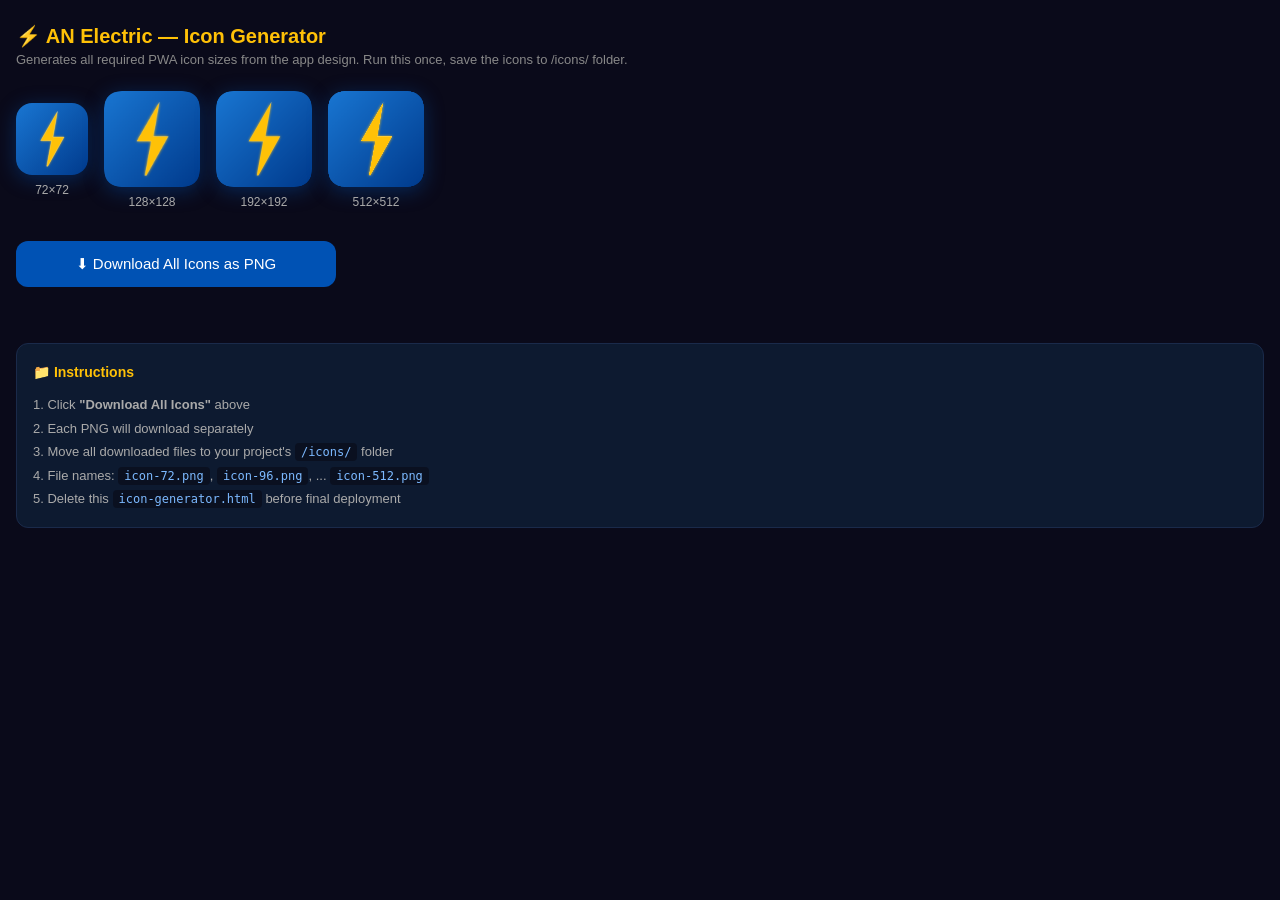
<file: icon-generator.html>
<!DOCTYPE html>
<html lang="en">
<head>
<meta charset="UTF-8">
<meta name="viewport" content="width=device-width, initial-scale=1">
<title>AN Electric — Icon Generator</title>
<style>
  * { box-sizing: border-box; margin: 0; padding: 0; }
  body {
    font-family: sans-serif;
    background: #0a0a1a;
    color: #e0e0ff;
    min-height: 100vh;
    padding: 24px 16px;
  }
  h1 { color: #FFC107; font-size: 20px; margin-bottom: 4px; }
  p  { color: #888; font-size: 13px; margin-bottom: 24px; }

  .preview {
    display: flex;
    align-items: center;
    gap: 16px;
    flex-wrap: wrap;
    margin-bottom: 32px;
  }
  .preview canvas {
    border-radius: 16px;
    box-shadow: 0 4px 20px rgba(0,82,180,0.4);
  }
  .preview-label {
    color: #aaa;
    font-size: 12px;
    text-align: center;
    margin-top: 4px;
  }
  .preview-wrap { text-align: center; }

  button.gen-btn {
    background: #0052B4;
    color: #fff;
    border: none;
    padding: 14px 28px;
    border-radius: 12px;
    font-size: 15px;
    cursor: pointer;
    margin-bottom: 24px;
    width: 100%;
    max-width: 320px;
    display: block;
  }
  button.gen-btn:hover { background: #1976D2; }

  #links { display: flex; flex-wrap: wrap; gap: 10px; }
  .dl-link {
    background: #111830;
    color: #FFC107;
    text-decoration: none;
    padding: 8px 14px;
    border-radius: 8px;
    font-size: 13px;
    border: 1px solid #1a2a4a;
  }
  .dl-link:hover { background: #1a2a4a; }

  .instructions {
    background: #0d1a30;
    border: 1px solid #1a2a4a;
    border-radius: 12px;
    padding: 16px;
    margin-top: 32px;
    font-size: 13px;
    line-height: 1.8;
    color: #aaa;
  }
  .instructions h2 { color: #FFC107; font-size: 14px; margin-bottom: 8px; }
  .instructions code {
    background: #0a1020;
    padding: 2px 6px;
    border-radius: 4px;
    color: #7CB9FF;
    font-size: 12px;
  }
</style>
</head>
<body>

<h1>⚡ AN Electric — Icon Generator</h1>
<p>Generates all required PWA icon sizes from the app design. Run this once, save the icons to /icons/ folder.</p>

<div class="preview" id="previews"></div>

<button class="gen-btn" onclick="downloadAll()">⬇ Download All Icons as PNG</button>

<div id="links"></div>

<div class="instructions">
  <h2>📁 Instructions</h2>
  1. Click <strong>"Download All Icons"</strong> above<br>
  2. Each PNG will download separately<br>
  3. Move all downloaded files to your project's <code>/icons/</code> folder<br>
  4. File names: <code>icon-72.png</code>, <code>icon-96.png</code>, ... <code>icon-512.png</code><br>
  5. Delete this <code>icon-generator.html</code> before final deployment
</div>

<canvas id="offscreen" style="display:none"></canvas>

<script>
'use strict';

// ── Icon sizes required by manifest.json ──────────────────────────────────────
const SIZES = [72, 96, 128, 144, 152, 192, 384, 512];

// ── Draw the AN Electric icon onto a canvas context ──────────────────────────
function drawIcon(ctx, size) {
  const s = size; // Alias for readability

  // ── Background: blue gradient rounded rect ──
  const bg = ctx.createLinearGradient(0, 0, s, s);
  bg.addColorStop(0,   '#1976D2');
  bg.addColorStop(1,   '#003A8C');

  const r = s * 0.1875; // Rounded corner radius (96/512 ≈ 0.188)
  ctx.beginPath();
  ctx.moveTo(r, 0);
  ctx.lineTo(s - r, 0);
  ctx.quadraticCurveTo(s, 0, s, r);
  ctx.lineTo(s, s - r);
  ctx.quadraticCurveTo(s, s, s - r, s);
  ctx.lineTo(r, s);
  ctx.quadraticCurveTo(0, s, 0, s - r);
  ctx.lineTo(0, r);
  ctx.quadraticCurveTo(0, 0, r, 0);
  ctx.closePath();
  ctx.fillStyle = bg;
  ctx.fill();

  // ── Lightning bolt (scaled from 512×512 design) ──
  //  Original points in 512 viewBox:
  //  295,60 — 175,268 — 252,268 — 218,450 — 226,450 — 342,242 — 263,242
  const scale = s / 512;
  const bolt = [
    [295, 60 ], [175, 268], [252, 268],
    [218, 450], [226, 450], [342, 242], [263, 242],
  ].map(([x, y]) => [x * scale, y * scale]);

  ctx.beginPath();
  ctx.moveTo(bolt[0][0], bolt[0][1]);
  for (let i = 1; i < bolt.length; i++) {
    ctx.lineTo(bolt[i][0], bolt[i][1]);
  }
  ctx.closePath();

  // Subtle glow (shadow)
  ctx.shadowColor   = '#FFC107';
  ctx.shadowBlur    = s * 0.03;
  ctx.fillStyle     = '#FFC107';
  ctx.fill();
  ctx.shadowBlur    = 0;

  // Edge highlight
  ctx.strokeStyle   = 'rgba(255,255,255,0.2)';
  ctx.lineWidth     = Math.max(1, s * 0.004);
  ctx.lineJoin      = 'round';
  ctx.stroke();
}

// ── Generate canvas for a given size ─────────────────────────────────────────
function generateCanvas(size) {
  const canvas    = document.createElement('canvas');
  canvas.width    = size;
  canvas.height   = size;
  const ctx       = canvas.getContext('2d');
  drawIcon(ctx, size);
  return canvas;
}

// ── Render preview thumbnails ─────────────────────────────────────────────────
function renderPreviews() {
  const container = document.getElementById('previews');
  const previewSizes = [72, 128, 192, 512];

  for (const size of previewSizes) {
    const canvas = generateCanvas(size);

    // Scale down for display
    const displaySize = Math.min(size, 96);
    canvas.style.width  = displaySize + 'px';
    canvas.style.height = displaySize + 'px';

    const wrap  = document.createElement('div');
    wrap.className = 'preview-wrap';
    const label = document.createElement('div');
    label.className = 'preview-label';
    label.textContent = `${size}×${size}`;

    wrap.appendChild(canvas);
    wrap.appendChild(label);
    container.appendChild(wrap);
  }
}

// ── Download a single icon ────────────────────────────────────────────────────
function downloadIcon(size) {
  const canvas = generateCanvas(size);
  const link   = document.createElement('a');
  link.download = `icon-${size}.png`;
  link.href     = canvas.toDataURL('image/png');
  link.click();
}

// ── Download all icons sequentially ──────────────────────────────────────────
async function downloadAll() {
  const linksEl = document.getElementById('links');
  linksEl.innerHTML = '<span style="color:#888;font-size:13px">Generating…</span>';

  // Sequential download with delay (browsers block rapid downloads)
  for (let i = 0; i < SIZES.length; i++) {
    const size = SIZES[i];
    await new Promise(resolve => setTimeout(resolve, i * 300));
    downloadIcon(size);
  }

  // Show individual download links too
  linksEl.innerHTML = '';
  for (const size of SIZES) {
    const canvas = generateCanvas(size);
    const a      = document.createElement('a');
    a.className  = 'dl-link';
    a.textContent = `icon-${size}.png`;
    a.download   = `icon-${size}.png`;
    a.href       = canvas.toDataURL('image/png');
    linksEl.appendChild(a);
  }
}

// ── Init ──────────────────────────────────────────────────────────────────────
renderPreviews();
</script>
</body>
</html>
</file>
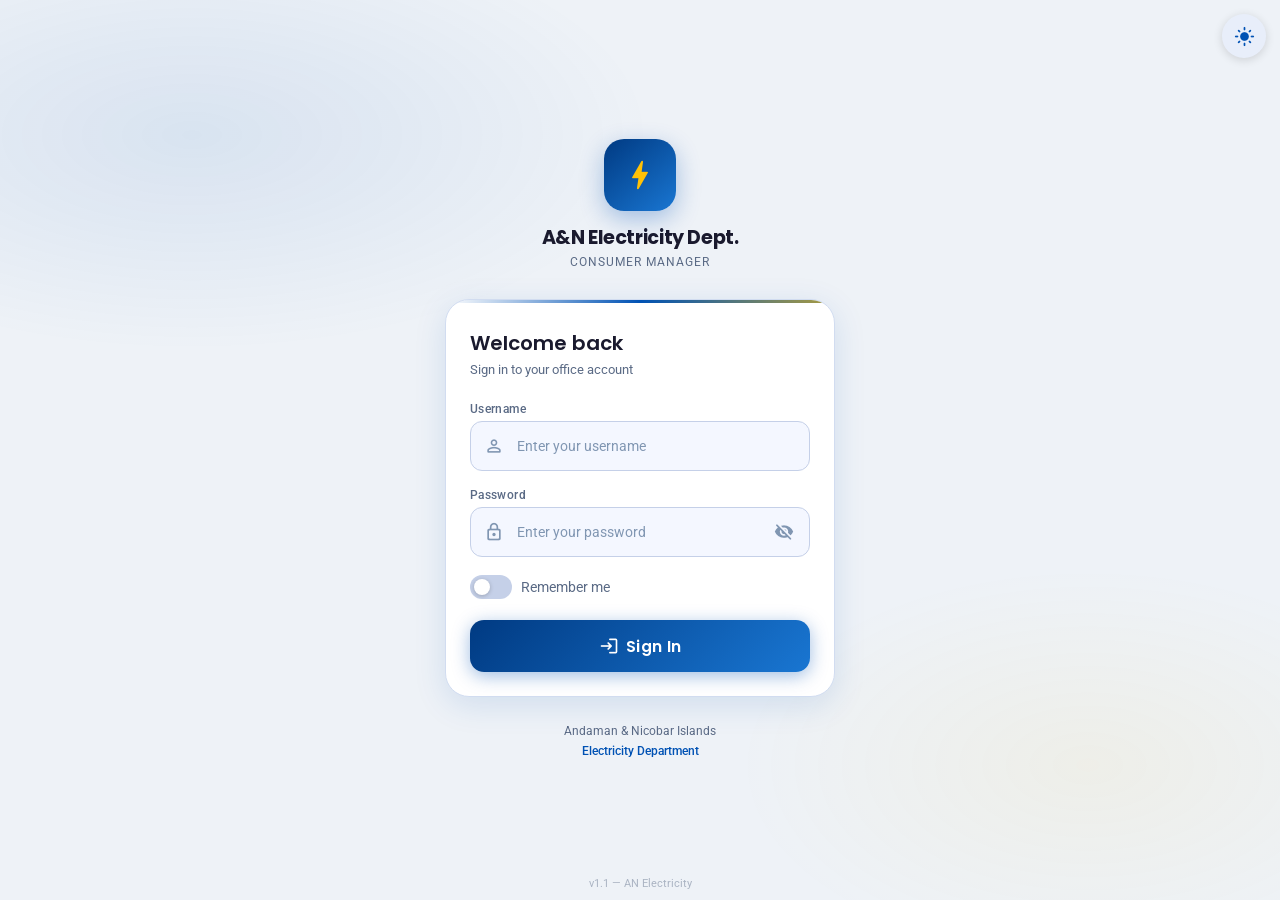
<file: login.html>
<!DOCTYPE html>
<html lang="en" data-theme="light">
<head>
  <meta charset="UTF-8">
  <meta name="viewport" content="width=device-width, initial-scale=1.0, maximum-scale=1.0, user-scalable=no">
  <meta name="theme-color" id="themeColor" content="#0052B4">
  <meta name="mobile-web-app-capable" content="yes">
  <meta name="apple-mobile-web-app-capable" content="yes">
  <title>A&N Electricity &#8212; Login</title>
  <!-- Pre-paint theme resolve. Invisible fix, no visual change: data-theme was
       hardcoded "light" on the root element while applyTheme() ran from the
       script at the BOTTOM of the body, so every dark-mode user saw a flash of
       the light theme on every single load. This sets the same values
       applyTheme() sets - same storage key, same meta id, same hexes, same
       system-preference fallback - just before the first paint instead of
       after it. applyTheme() still runs below and still writes localStorage
       exactly as before. Delete this block to return to the pure original. -->
  <script>
  (function(){
    try{
      var t = localStorage.getItem('an_elect_theme');
      if(t !== 'dark' && t !== 'light'){
        t = (window.matchMedia && window.matchMedia('(prefers-color-scheme: dark)').matches) ? 'dark' : 'light';
      }
      document.documentElement.setAttribute('data-theme', t);
      var m = document.getElementById('themeColor');
      if(m) m.content = (t === 'dark') ? '#0D1D36' : '#0052B4';
    }catch(e){}
  })();
  </script>
  <link rel="manifest" href="./manifest.json">
  <link rel="preconnect" href="https://fonts.googleapis.com">
  <link rel="preconnect" href="https://fonts.gstatic.com" crossorigin>
  <link rel="preconnect" href="https://script.google.com">
  <link rel="preconnect" href="https://script.googleusercontent.com">
  <link href="https://fonts.googleapis.com/css2?family=Poppins:wght@500;600;700&family=Roboto:wght@400;500&display=swap" rel="stylesheet">
  <link href="https://fonts.googleapis.com/icon?family=Material+Icons+Round" rel="stylesheet">
  <style>
    :root{--primary:#0052B4;--primary-light:#1976D2;--primary-dark:#003A82;--accent:#FFC107;--bg:#EEF2F7;--card:#FFFFFF;--card-border:#D1DCF0;--text-1:#1A1A2E;--text-2:#5A6A85;--inp-bg:#F4F7FF;--inp-border:#C5D0E8;--inp-focus:#0052B4;--icon-clr:#8096B2;--theme-btn-bg:#E8EEFA;--theme-btn-clr:#0052B4;--shadow:0 8px 32px rgba(0,82,180,0.13);--err:#D32F2F;--err-bg:rgba(211,47,47,0.08);--err-border:rgba(211,47,47,0.2);--ok:#2E7D32;--ok-bg:rgba(46,125,50,0.08);--ok-border:rgba(46,125,50,0.2);--ff-display:'Poppins',sans-serif;--ff-body:'Roboto',sans-serif;--ease:0.28s ease;}
    [data-theme="dark"]{--bg:#080F1E;--card:#0D1D36;--card-border:#162A4A;--text-1:#E8F0FE;--text-2:#7A99CC;--inp-bg:#081428;--inp-border:#162A4A;--inp-focus:#4D91FF;--icon-clr:#4A6A99;--theme-btn-bg:#162A4A;--theme-btn-clr:#4D91FF;--shadow:0 8px 40px rgba(0,0,0,0.45);--err:#EF5350;--err-bg:rgba(239,83,80,0.1);--err-border:rgba(239,83,80,0.25);--ok:#66BB6A;--ok-bg:rgba(102,187,106,0.1);--ok-border:rgba(102,187,106,0.25);}
    *,*::before,*::after{margin:0;padding:0;box-sizing:border-box;-webkit-tap-highlight-color:transparent;}
    body{font-family:var(--ff-body);background:var(--bg);color:var(--text-1);min-height:100vh;min-height:100dvh;display:flex;flex-direction:column;align-items:center;justify-content:center;padding:1.25rem 1rem;transition:background var(--ease),color var(--ease);position:relative;overflow-x:hidden;}
    body::before{content:'';position:fixed;inset:0;background:radial-gradient(ellipse 60% 40% at 15% 15%,rgba(0,82,180,0.09) 0%,transparent 60%),radial-gradient(ellipse 50% 40% at 85% 85%,rgba(255,193,7,0.06) 0%,transparent 55%);pointer-events:none;z-index:0;}
    [data-theme="dark"] body::before{background:radial-gradient(ellipse 60% 40% at 15% 15%,rgba(0,82,180,0.22) 0%,transparent 60%),radial-gradient(ellipse 50% 40% at 85% 85%,rgba(255,193,7,0.07) 0%,transparent 55%);}
    #themeToggle{position:fixed;top:.875rem;right:.875rem;z-index:99;width:44px;height:44px;border-radius:50%;border:none;background:var(--theme-btn-bg);color:var(--theme-btn-clr);cursor:pointer;display:flex;align-items:center;justify-content:center;box-shadow:0 2px 10px rgba(0,0,0,.14);transition:background var(--ease),color var(--ease),transform 0.15s;}
    #themeToggle:active{transform:scale(0.9);}
    #themeToggle .material-icons-round{font-size:21px;}
    .wrap{width:100%;max-width:390px;position:relative;z-index:1;animation:fadeUp .4s ease both;}
    @keyframes fadeUp{from{opacity:0;transform:translateY(22px)}to{opacity:1;transform:translateY(0)}}
    .logo-area{text-align:center;margin-bottom:1.5rem;}
    .logo-box{width:72px;height:72px;background:linear-gradient(140deg,var(--primary-dark) 0%,var(--primary-light) 100%);border-radius:20px;display:inline-flex;align-items:center;justify-content:center;box-shadow:0 8px 24px rgba(0,82,180,.32);position:relative;overflow:hidden;}
    .logo-box::after{content:'';position:absolute;top:0;left:-120%;width:55%;height:100%;background:linear-gradient(90deg,transparent,rgba(255,255,255,.18),transparent);animation:logoShine 3.5s ease infinite;}
    @keyframes logoShine{0%{left:-120%}45%,100%{left:220%}}
    .logo-box .material-icons-round{font-size:38px;color:var(--accent);position:relative;z-index:1;}
    .logo-name{font-family:var(--ff-display);font-size:1.2rem;font-weight:700;color:var(--text-1);letter-spacing:-.02em;margin-top:.75rem;}
    .logo-sub{font-size:.75rem;color:var(--text-2);letter-spacing:.08em;text-transform:uppercase;margin-top:.2rem;}
    .card{background:var(--card);border:1.5px solid var(--card-border);border-radius:24px;padding:1.75rem 1.5rem 1.5rem;box-shadow:var(--shadow);position:relative;overflow:hidden;transition:background var(--ease),border-color var(--ease),box-shadow var(--ease);}
    .pulse-line{position:absolute;top:0;left:0;right:0;height:3px;background:linear-gradient(90deg,transparent 0%,var(--primary) 20%,var(--accent) 50%,var(--primary) 80%,transparent 100%);background-size:250% 100%;animation:pulseFlow 2.8s ease-in-out infinite;}
    @keyframes pulseFlow{0%{background-position:200% 0;opacity:.6}50%{opacity:1}100%{background-position:-200% 0;opacity:.6}}
    .card-title{font-family:var(--ff-display);font-size:1.25rem;font-weight:600;color:var(--text-1);margin-bottom:.25rem;}
    .card-sub{font-size:.83rem;color:var(--text-2);margin-bottom:1.5rem;}
    .screen{display:block}
    .screen.hidden{display:none}
    .alert{display:none;align-items:flex-start;gap:.5rem;padding:.7rem .875rem;border-radius:10px;font-size:.83rem;line-height:1.45;margin-bottom:.75rem;border:1px solid;}
    .alert.show{display:flex}
    .alert .material-icons-round{font-size:18px;flex-shrink:0;margin-top:1px;}
    .alert-err{background:var(--err-bg);color:var(--err);border-color:var(--err-border);}
    .alert-ok{background:var(--ok-bg);color:var(--ok);border-color:var(--ok-border);}
    .contact-hint{display:none;align-items:flex-start;gap:.5rem;padding:.6rem .875rem;border-radius:10px;font-size:.8rem;line-height:1.5;margin-bottom:.75rem;background:rgba(0,82,180,.07);color:var(--text-2);border:1px solid rgba(0,82,180,.15);}
    .contact-hint.show{display:flex}
    .contact-hint .material-icons-round{font-size:16px;flex-shrink:0;margin-top:1px;color:var(--primary);}
    [data-theme="dark"] .contact-hint{background:rgba(77,145,255,.08);border-color:rgba(77,145,255,.2);}
    .field{margin-bottom:.95rem;}
    .field-label{display:block;font-size:.78rem;font-weight:500;color:var(--text-2);letter-spacing:.03em;margin-bottom:.35rem;}
    .inp-wrap{position:relative;display:flex;align-items:center;}
    .inp-icon{position:absolute;left:.85rem;color:var(--icon-clr);font-size:20px!important;pointer-events:none;transition:color var(--ease);}
    .inp-wrap:focus-within .inp-icon{color:var(--inp-focus);}
    .inp{width:100%;height:50px;background:var(--inp-bg);border:1.5px solid var(--inp-border);border-radius:12px;padding:0 3rem 0 2.85rem;font-family:var(--ff-body);font-size:.95rem;color:var(--text-1);outline:none;transition:border-color var(--ease),background var(--ease),box-shadow var(--ease);-webkit-appearance:none;}
    .inp::placeholder{color:var(--icon-clr);font-size:.875rem;}
    .inp:focus{border-color:var(--inp-focus);background:var(--card);box-shadow:0 0 0 3px rgba(0,82,180,.1);}
    [data-theme="dark"] .inp:focus{box-shadow:0 0 0 3px rgba(77,145,255,.14);}
    .btn-eye{position:absolute;right:.6rem;background:none;border:none;cursor:pointer;color:var(--icon-clr);padding:.4rem;border-radius:8px;display:flex;align-items:center;transition:color var(--ease);}
    .btn-eye:active{color:var(--inp-focus);}
    .btn-eye .material-icons-round{font-size:20px;}
    .options-row{display:flex;align-items:center;justify-content:space-between;margin:1.1rem 0 1.35rem;}
    .remember-label{display:flex;align-items:center;gap:.55rem;cursor:pointer;user-select:none;}
    #rememberMe{display:none;}
    .toggle-track{width:42px;height:24px;background:var(--inp-border);border-radius:12px;position:relative;flex-shrink:0;transition:background var(--ease);}
    .toggle-track::after{content:'';position:absolute;top:4px;left:4px;width:16px;height:16px;background:#fff;border-radius:50%;box-shadow:0 1px 4px rgba(0,0,0,.22);transition:transform var(--ease);}
    #rememberMe:checked + .toggle-track{background:var(--primary);}
    [data-theme="dark"] #rememberMe:checked + .toggle-track{background:#4D91FF;}
    #rememberMe:checked + .toggle-track::after{transform:translateX(18px);}
    .remember-text{font-size:.85rem;color:var(--text-2);}
    .btn-primary{width:100%;height:52px;background:linear-gradient(135deg,var(--primary-dark) 0%,var(--primary-light) 100%);color:#fff;border:none;border-radius:14px;font-family:var(--ff-display);font-size:.975rem;font-weight:600;letter-spacing:.02em;cursor:pointer;display:flex;align-items:center;justify-content:center;gap:.45rem;box-shadow:0 4px 18px rgba(0,82,180,.38);transition:transform .15s,box-shadow .15s,opacity var(--ease);position:relative;overflow:hidden;}
    .btn-primary::before{content:'';position:absolute;top:0;left:-110%;width:55%;height:100%;background:linear-gradient(90deg,transparent,rgba(255,255,255,.14),transparent);transition:left .5s ease;}
    .btn-primary:hover::before{left:160%;}
    .btn-primary:active{transform:scale(.975);box-shadow:0 2px 10px rgba(0,82,180,.3);}
    .btn-primary:disabled{opacity:.65;cursor:not-allowed;transform:none;}
    .btn-primary .material-icons-round{font-size:20px;}
    .spin{display:none;width:20px;height:20px;border:2.5px solid rgba(255,255,255,.3);border-top-color:#fff;border-radius:50%;animation:spin .65s linear infinite;}
    .btn-primary.loading .spin{display:block;}
    .btn-primary.loading .btn-lbl{display:none;}
    .btn-primary.loading .material-icons-round{display:none;}
    @keyframes spin{to{transform:rotate(360deg)}}
    .footer{text-align:center;margin-top:1.5rem;font-size:.78rem;color:var(--text-2);line-height:1.6;}
    .footer strong{color:var(--primary);font-weight:500;}
    [data-theme="dark"] .footer strong{color:#4D91FF;}
    .ver-tag{position:fixed;bottom:.65rem;left:50%;transform:translateX(-50%);font-size:.7rem;color:var(--text-2);opacity:.45;z-index:1;white-space:nowrap;}
    @media(max-width:360px){.card{padding:1.5rem 1.125rem}.logo-box{width:64px;height:64px}.logo-box .material-icons-round{font-size:32px;}}
    @media(min-height:700px){.logo-area{margin-bottom:1.875rem;}}

    /* ── Biometric Login ─────────────────────────────── */
    .bio-divider{display:none;align-items:center;gap:.75rem;margin:.9rem 0 .2rem;font-size:.72rem;color:var(--text-2);letter-spacing:.04em;text-transform:uppercase;}
    .bio-divider.visible{display:flex;}
    .bio-divider::before,.bio-divider::after{content:'';flex:1;height:1px;background:var(--inp-border);}
    .btn-bio{width:100%;height:50px;background:var(--inp-bg);border:1.5px solid var(--inp-border);border-radius:14px;font-family:var(--ff-display);font-size:.9rem;font-weight:500;color:var(--text-1);cursor:pointer;display:none;align-items:center;justify-content:center;gap:.55rem;margin-top:.5rem;transition:background var(--ease),border-color var(--ease),transform .15s;position:relative;overflow:hidden;}
    .btn-bio.visible{display:flex;}
    .btn-bio:active{transform:scale(.975);background:var(--card);}
    .btn-bio:disabled{opacity:.6;cursor:not-allowed;transform:none;}
    .bio-btn-icon{font-size:22px!important;color:var(--primary);}
    [data-theme="dark"] .bio-btn-icon{color:#4D91FF;}
    .bio-btn-lbl{transition:opacity .15s;}
    .bio-spin{display:none;width:18px;height:18px;border:2px solid rgba(0,82,180,.25);border-top-color:var(--primary);border-radius:50%;animation:spin .65s linear infinite;position:absolute;}
    [data-theme="dark"] .bio-spin{border-color:rgba(77,145,255,.2);border-top-color:#4D91FF;}
    .btn-bio.loading .bio-btn-icon,.btn-bio.loading .bio-btn-lbl{opacity:0;}
    .btn-bio.loading .bio-spin{display:block;}

    /* ── Biometric Registration Overlay ─────────────── */
    .bio-overlay{position:fixed;inset:0;background:rgba(0,0,0,.6);z-index:200;display:none;align-items:flex-end;justify-content:center;padding:.75rem;-webkit-backdrop-filter:blur(4px);backdrop-filter:blur(4px);}
    .bio-overlay.show{display:flex;}
    .bio-reg-sheet{background:var(--card);border:1.5px solid var(--card-border);border-radius:24px 24px 20px 20px;padding:2rem 1.5rem 1.5rem;width:100%;max-width:390px;text-align:center;animation:slideUp .32s cubic-bezier(.25,.46,.45,.94) both;}
    @keyframes slideUp{from{transform:translateY(80px);opacity:0}to{transform:translateY(0);opacity:1}}
    .bio-reg-icon{width:72px;height:72px;background:linear-gradient(135deg,rgba(0,82,180,.11),rgba(0,82,180,.05));border-radius:50%;display:inline-flex;align-items:center;justify-content:center;margin-bottom:1rem;box-shadow:0 4px 16px rgba(0,82,180,.12);}
    .bio-reg-icon .material-icons-round{font-size:34px;color:var(--primary);}
    [data-theme="dark"] .bio-reg-icon{background:linear-gradient(135deg,rgba(77,145,255,.14),rgba(77,145,255,.06));box-shadow:0 4px 16px rgba(0,0,0,.28);}
    [data-theme="dark"] .bio-reg-icon .material-icons-round{color:#4D91FF;}
    .bio-reg-title{font-family:var(--ff-display);font-size:1.1rem;font-weight:600;color:var(--text-1);margin-bottom:.4rem;}
    .bio-reg-desc{font-size:.83rem;color:var(--text-2);line-height:1.55;margin-bottom:1.4rem;padding:0 .25rem;}
    .btn-skip{width:100%;height:44px;background:none;border:none;font-family:var(--ff-body);font-size:.87rem;color:var(--text-2);cursor:pointer;margin-top:.4rem;border-radius:10px;transition:color var(--ease);}
    .btn-skip:active{color:var(--text-1);}
  </style>
</head>
<body>
  <button id="themeToggle" aria-label="Toggle dark/light mode">
    <span class="material-icons-round" id="themeIcon">light_mode</span>
  </button>

  <div class="wrap">
    <div class="logo-area">
      <div class="logo-box"><span class="material-icons-round">bolt</span></div>
      <div class="logo-name">A&amp;N Electricity Dept.</div>
      <div class="logo-sub">Consumer Manager</div>
    </div>
    <div class="card">
      <div class="pulse-line" aria-hidden="true"></div>

      <!-- ── LOGIN SCREEN ── -->
      <div id="screenLogin" class="screen">
        <div class="card-title">Welcome back</div>
        <div class="card-sub">Sign in to your office account</div>
        <div class="alert alert-err" id="loginErr">
          <span class="material-icons-round">error_outline</span>
          <span id="loginErrMsg">Invalid credentials. Try again.</span>
        </div>
        <div class="contact-hint" id="contactHint">
          <span class="material-icons-round">support_agent</span>
          Forgot your password? Contact your office Admin to reset it.
        </div>
        <div class="field">
          <label class="field-label" for="username">Username</label>
          <div class="inp-wrap">
            <span class="material-icons-round inp-icon">person_outline</span>
            <input class="inp" type="text" id="username" placeholder="Enter your username" autocomplete="username" autocapitalize="none" autocorrect="off" spellcheck="false">
          </div>
        </div>
        <div class="field">
          <label class="field-label" for="password">Password</label>
          <div class="inp-wrap">
            <span class="material-icons-round inp-icon">lock_outline</span>
            <input class="inp" type="password" id="password" placeholder="Enter your password" autocomplete="current-password">
            <button class="btn-eye" type="button" onclick="toggleEye('password','eyeIcon1')" aria-label="Show/hide password">
              <span class="material-icons-round" id="eyeIcon1">visibility_off</span>
            </button>
          </div>
        </div>
        <div class="options-row">
          <label class="remember-label" for="rememberMe">
            <input type="checkbox" id="rememberMe">
            <div class="toggle-track"></div>
            <span class="remember-text">Remember me</span>
          </label>
        </div>
        <button class="btn-primary" id="btnLogin" type="button">
          <span class="material-icons-round">login</span>
          <span class="btn-lbl">Sign In</span>
          <div class="spin"></div>
        </button>

        <!-- Biometric quick-login — visible only when credential + device support confirmed -->
        <div class="bio-divider" id="bioDivider">or</div>
        <button class="btn-bio" id="btnBio" type="button">
          <span class="material-icons-round bio-btn-icon">fingerprint</span>
          <span class="bio-btn-lbl" id="bioLabel">Sign in with Fingerprint</span>
          <div class="bio-spin"></div>
        </button>
      </div>

      <!-- ── FORCE CHANGE PASSWORD SCREEN ── -->
      <div id="screenChangePass" class="screen hidden">
        <div class="card-title">Set New Password</div>
        <div class="card-sub">Required before you can continue</div>
        <div class="alert alert-err" id="cpErr"><span class="material-icons-round">error_outline</span><span id="cpErrMsg">Passwords do not match.</span></div>
        <div class="alert alert-ok" id="cpOk"><span class="material-icons-round">check_circle_outline</span><span>Password updated! Redirecting&#8230;</span></div>
        <div class="field">
          <label class="field-label" for="newPass">New Password</label>
          <div class="inp-wrap">
            <span class="material-icons-round inp-icon">lock_outline</span>
            <input class="inp" type="password" id="newPass" placeholder="Minimum 8 characters" autocomplete="new-password">
            <button class="btn-eye" type="button" onclick="toggleEye('newPass','eyeIcon2')"><span class="material-icons-round" id="eyeIcon2">visibility_off</span></button>
          </div>
        </div>
        <div class="field">
          <label class="field-label" for="confirmPass">Confirm Password</label>
          <div class="inp-wrap">
            <span class="material-icons-round inp-icon">lock_reset</span>
            <input class="inp" type="password" id="confirmPass" placeholder="Re-enter new password" autocomplete="new-password">
            <button class="btn-eye" type="button" onclick="toggleEye('confirmPass','eyeIcon3')"><span class="material-icons-round" id="eyeIcon3">visibility_off</span></button>
          </div>
        </div>
        <button class="btn-primary" id="btnChangePass" type="button">
          <span class="material-icons-round">check_circle</span>
          <span class="btn-lbl">Update Password</span>
          <div class="spin"></div>
        </button>
      </div>
    </div>
    <div class="footer">Andaman &amp; Nicobar Islands<br><strong>Electricity Department</strong></div>
  </div>
  <div class="ver-tag">v1.1 &mdash; AN Electricity</div>

  <!-- ── Biometric Registration Overlay ── -->
  <div id="bioOverlay" class="bio-overlay">
    <div class="bio-reg-sheet">
      <div class="bio-reg-icon">
        <span class="material-icons-round">fingerprint</span>
      </div>
      <div class="bio-reg-title">Enable Fingerprint Login</div>
      <div class="bio-reg-desc">Sign in instantly next time using your fingerprint or face unlock &#8212; no password needed.</div>
      <button class="btn-primary" id="btnEnableBio" type="button">
        <span class="material-icons-round">fingerprint</span>
        <span class="btn-lbl">Enable Fingerprint</span>
        <div class="spin"></div>
      </button>
      <button class="btn-skip" id="btnSkipBio" type="button">Maybe Later</button>
    </div>
  </div>

  <script src="./db.js"></script>
  <script>
    'use strict';

    /* ── Config ── */
    const CFG = {
      API_URL:       'https://script.google.com/macros/s/AKfycbyeO7pIZrT1WKPHHuR8LKxhPKgf4uELmkSkIgUefNwT88JdCBiAoTAfgKTyCBKEMmBowQ/exec',
      SESSION_KEY:   'an_elect_session',
      THEME_KEY:     'an_elect_theme',
      BIO_KEY:       'an_bio_cred',     // {credId, username, fullName, registeredAt}
      BIO_SKIP_KEY:  'an_bio_skip',     // '1' = user chose "Maybe Later"
      /*
       * BIO_VAULT_KEY — a copy of the session that survives logout.
       * handleLogout() in index.html clears 'an_elect_session' but NOT this key.
       * Fingerprint auth restores from vault → redirects → index.html validates with server.
       * Cleared only when the server reports token expired (index.html session expiry handler).
       */
      BIO_VAULT_KEY: 'an_bio_vault',
      ROUTES: { superadmin: 'superadmin.html', admin: 'index.html', employee: 'index.html' }
    };

    const $ = id => document.getElementById(id);
    const html = document.documentElement;

    /* ── Theme ── */
    function applyTheme(theme) {
      html.setAttribute('data-theme', theme);
      $('themeIcon').textContent = theme === 'dark' ? 'dark_mode' : 'light_mode';
      $('themeColor').content = theme === 'dark' ? '#0D1D36' : '#0052B4';
      localStorage.setItem(CFG.THEME_KEY, theme);
    }
    const _saved = localStorage.getItem(CFG.THEME_KEY);
    const _dark  = window.matchMedia('(prefers-color-scheme: dark)').matches;
    applyTheme(_saved || (_dark ? 'dark' : 'light'));
    $('themeToggle').addEventListener('click', () => {
      applyTheme(html.getAttribute('data-theme') === 'dark' ? 'light' : 'dark');
    });

    /* ── Session ── */
    function getSession() {
      try { const r = localStorage.getItem(CFG.SESSION_KEY); return r ? JSON.parse(r) : null; }
      catch { return null; }
    }

    /*
     * saveSession — writes active session AND biometric vault.
     * Vault intentionally persists through logout so fingerprint can restore it.
     */
    function saveSession(data, rememberMe) {
      const s = {
        token:      data.token,
        role:       data.role,
        userId:     data.userId,
        username:   data.username,
        fullName:   data.fullName,
        officeId:   data.officeId,
        officeName: data.officeName,
        rememberMe,
        savedAt:    Date.now()
      };
      localStorage.setItem(CFG.SESSION_KEY,   JSON.stringify(s));
      localStorage.setItem(CFG.BIO_VAULT_KEY, JSON.stringify(s)); // vault copy
      AN_DB.saveSession(s);
      AN_DB.setApiUrl(CFG.API_URL);
    }

    /* ── Biometric vault ── */
    function getBioVault() {
      try { const r = localStorage.getItem(CFG.BIO_VAULT_KEY); return r ? JSON.parse(r) : null; }
      catch { return null; }
    }
    function clearBioVault() { localStorage.removeItem(CFG.BIO_VAULT_KEY); }

    /* ── Service Worker ── */
    if ('serviceWorker' in navigator) {
      window.addEventListener('load', () => {
        navigator.serviceWorker.register('./sw.js')
          .then(r => console.log('[SW] registered:', r.scope))
          .catch(e => console.warn('[SW] failed:', e));
      });
    }

    /* ── Redirect if already logged in ── */
    (function checkSession() {
      const s = getSession();
      if (s && s.token) window.location.replace(CFG.ROUTES[s.role] || 'index.html');
    })();

    /* ── UI helpers ── */
    function toggleEye(inputId, iconId) {
      const inp = $(inputId), icon = $(iconId);
      const show = inp.type === 'password';
      inp.type = show ? 'text' : 'password';
      icon.textContent = show ? 'visibility' : 'visibility_off';
    }
    window.toggleEye = toggleEye;

    function showErr(alertId, msgId, msg) { $(msgId).textContent = msg; $(alertId).classList.add('show'); }
    function hideAll(...ids) { ids.forEach(id => $(id).classList.remove('show')); }

    async function apiCall(payload) {
      const controller = new AbortController();
      const timeoutId  = setTimeout(() => controller.abort(), 30000); // 30s timeout
      try {
        const res = await fetch(CFG.API_URL, {
          method:  'POST',
          headers: { 'Content-Type': 'text/plain;charset=utf-8' },
          body:    JSON.stringify(payload),
          redirect:'follow',
          signal:  controller.signal
        });
        if (!res.ok) throw new Error('HTTP ' + res.status);
        return res.json();
      } catch (err) {
        if (err.name === 'AbortError') throw new Error('Request timed out. Check your connection.');
        throw err;
      } finally {
        clearTimeout(timeoutId);
      }
    }

    function setLoading(btnId, state) {
      const btn = $(btnId);
      btn.classList.toggle('loading', state);
      btn.disabled = state;
    }

    /* ════════════════════════════════════════════════
       WebAuthn / Biometric
    ════════════════════════════════════════════════ */

    function ab2b64(buffer) {
      let binary = '';
      const bytes = new Uint8Array(buffer);
      for (let i = 0; i < bytes.byteLength; i++) binary += String.fromCharCode(bytes[i]);
      return btoa(binary);
    }

    function b642u8(base64) {
      const binary = atob(base64);
      const bytes  = new Uint8Array(binary.length);
      for (let i = 0; i < binary.length; i++) bytes[i] = binary.charCodeAt(i);
      return bytes;
    }

    async function isBiometricAvailable() {
      if (!window.PublicKeyCredential) return false;
      try { return await PublicKeyCredential.isUserVerifyingPlatformAuthenticatorAvailable(); }
      catch { return false; }
    }

    function getBioCred() {
      try { const r = localStorage.getItem(CFG.BIO_KEY); return r ? JSON.parse(r) : null; }
      catch { return null; }
    }

    function clearBioCred() { localStorage.removeItem(CFG.BIO_KEY); }

    /* ── Register biometric after first password login ── */
    async function registerBiometric(username, fullName) {
      const credential = await navigator.credentials.create({
        publicKey: {
          challenge: crypto.getRandomValues(new Uint8Array(32)),
          rp: {
            name: 'AN Electricity Consumer Manager',
            id:   window.location.hostname
          },
          user: {
            id:          new TextEncoder().encode(username),
            name:        username,
            displayName: fullName || username
          },
          pubKeyCredParams: [
            { alg: -7,   type: 'public-key' },   // ES256
            { alg: -257, type: 'public-key' }    // RS256
          ],
          authenticatorSelection: {
            authenticatorAttachment: 'platform',  // device biometric only
            userVerification:        'required',
            requireResidentKey:      false
          },
          timeout:     60000,
          attestation: 'none'
        }
      });

      if (!credential) return false;

      localStorage.setItem(CFG.BIO_KEY, JSON.stringify({
        credId:       ab2b64(credential.rawId),
        username,
        fullName:     fullName || username,
        registeredAt: Date.now()
      }));
      return true;
    }

    /*
     * authBiometric
     * ─────────────────────────────────────────────────────────────
     * Flow:
     *   1. WebAuthn get() — verifies fingerprint matches registered credential
     *   2. Read session from biometric vault (survives logout)
     *   3. Restore vault as active session in localStorage
     *   4. Redirect — index.html validates token with server on next API call
     *
     * If server token still valid  → user gets in seamlessly.
     * If server token expired      → index.html UNAUTHORIZED handler:
     *                                clears session + vault + redirects to login.
     *                                Next password login re-fills vault. Fingerprint works again.
     */
    async function authBiometric() {
      const bioCred = getBioCred();
      if (!bioCred) return;

      const btn = $('btnBio');
      btn.disabled = true;
      btn.classList.add('loading');

      try {
        const assertion = await navigator.credentials.get({
          publicKey: {
            challenge:        crypto.getRandomValues(new Uint8Array(32)),
            allowCredentials:[{ id: b642u8(bioCred.credId), type: 'public-key' }],
            userVerification: 'required',
            timeout:          60000
          }
        });

        if (!assertion) throw new Error('No assertion');

        // WebAuthn succeeded — restore session from vault
        const vault = getBioVault();
        if (!vault || !vault.token) {
          // Vault empty: user registered biometric but has never signed in on this device
          showErr('loginErr', 'loginErrMsg',
            'Please sign in with your password once to activate fingerprint login.');
          return;
        }

        // Write vault back as active session
        localStorage.setItem(CFG.SESSION_KEY, JSON.stringify(vault));
        AN_DB.saveSession(vault);

        // Redirect — index.html will validate token with server
        window.location.replace(CFG.ROUTES[vault.role] || 'index.html');

      } catch (err) {
        console.warn('[Biometric]', err.name, err.message);

        if (err.name === 'NotAllowedError') {
          // User cancelled or timed out — silent, let them use password
        } else if (err.name === 'InvalidStateError' || err.name === 'NotFoundError') {
          // Credential removed from device (factory reset, new fingerprints enrolled)
          clearBioCred();
          clearBioVault();
          btn.classList.remove('visible');
          $('bioDivider').classList.remove('visible');
          showErr('loginErr', 'loginErrMsg',
            'Fingerprint not recognized. Please sign in with your password.');
        } else {
          showErr('loginErr', 'loginErrMsg',
            'Fingerprint failed. Please try again or sign in with your password.');
        }
      } finally {
        btn.disabled = false;
        btn.classList.remove('loading');
      }
    }

    /* ── Show biometric registration overlay ── */
    function showBioPrompt(username, fullName, redirectUrl) {
      $('bioOverlay').classList.add('show');

      $('btnEnableBio').onclick = async () => {
        setLoading('btnEnableBio', true);
        try {
          await registerBiometric(username, fullName);
        } catch (err) {
          console.warn('[BioRegister]', err.name, err.message);
          // Cancelled/failed — just redirect
        } finally {
          window.location.replace(redirectUrl);
        }
      };

      $('btnSkipBio').onclick = () => {
        localStorage.setItem(CFG.BIO_SKIP_KEY, '1');
        window.location.replace(redirectUrl);
      };
    }

    /* ── Show fingerprint button on page load ── */
    async function checkBiometricOnLoad() {
      const bioCred = getBioCred();
      if (!bioCred) return;

      const available = await isBiometricAvailable();
      if (!available) return;

      const displayName = bioCred.fullName || bioCred.username;
      $('bioLabel').textContent = 'Continue as ' + displayName;
      $('bioDivider').classList.add('visible');
      $('btnBio').classList.add('visible');
    }

    /* ════════════════════════════════════════════════
       Login
    ════════════════════════════════════════════════ */
    async function handleLogin() {
      const username   = $('username').value.trim();
      const password   = $('password').value;
      const rememberMe = $('rememberMe').checked;

      hideAll('loginErr');
      $('contactHint').classList.remove('show');

      if (!username) { showErr('loginErr', 'loginErrMsg', 'Username is required.'); return; }
      if (!password) { showErr('loginErr', 'loginErrMsg', 'Password is required.'); return; }

      setLoading('btnLogin', true);
      try {
        const result = await apiCall({ action: 'login', username, password, rememberMe });

        if (result.success) {
          if (result.forcePasswordChange) {
            window.__tempLogin = { result, rememberMe, username, password };
            showChangePassScreen();
          } else {
            saveSession(result, rememberMe); // writes session + vault
            const redirectUrl  = CFG.ROUTES[result.role] || 'index.html';
            const bioAvailable = await isBiometricAvailable();
            const hasCred      = getBioCred();
            const bioSkipped   = localStorage.getItem(CFG.BIO_SKIP_KEY);

            if (bioAvailable && !hasCred && !bioSkipped) {
              showBioPrompt(result.username, result.fullName, redirectUrl);
            } else {
              window.location.replace(redirectUrl);
            }
          }
        } else {
          showErr('loginErr', 'loginErrMsg', result.message || 'Invalid username or password.');
          $('contactHint').classList.add('show');
        }
      } catch (err) {
        console.error('[Login]', err);
        showErr('loginErr', 'loginErrMsg', 'Could not connect. Check your internet and try again.');
      } finally {
        setLoading('btnLogin', false);
      }
    }

    function showChangePassScreen() {
      $('screenLogin').classList.add('hidden');
      $('screenChangePass').classList.remove('hidden');
      $('newPass').focus();
    }

    /* ── Force password change ── */
    async function handleChangePass() {
      const newPass     = $('newPass').value;
      const confirmPass = $('confirmPass').value;
      hideAll('cpErr', 'cpOk');

      if (newPass.length < 8) { showErr('cpErr', 'cpErrMsg', 'Password must be at least 8 characters.'); return; }
      if (newPass !== confirmPass) { showErr('cpErr', 'cpErrMsg', 'Passwords do not match.'); return; }

      setLoading('btnChangePass', true);
      try {
        const tmp    = window.__tempLogin;
        const result = await apiCall({
          action:          'changePassword',
          username:        tmp.username,
          currentPassword: tmp.password,
          newPassword:     newPass
        });

        if (result.success) {
          $('cpOk').classList.add('show');
          saveSession(tmp.result, tmp.rememberMe); // writes session + vault
          const redirectUrl  = CFG.ROUTES[tmp.result.role] || 'index.html';
          const bioAvailable = await isBiometricAvailable();
          const hasCred      = getBioCred();
          const bioSkipped   = localStorage.getItem(CFG.BIO_SKIP_KEY);

          if (bioAvailable && !hasCred && !bioSkipped) {
            setTimeout(() => showBioPrompt(tmp.username, tmp.result.fullName, redirectUrl), 1200);
          } else {
            setTimeout(() => window.location.replace(redirectUrl), 1500);
          }
        } else {
          showErr('cpErr', 'cpErrMsg', result.message || 'Failed to update password.');
        }
      } catch (err) {
        console.error('[ChangePass]', err);
        showErr('cpErr', 'cpErrMsg', 'Connection failed. Try again.');
      } finally {
        setLoading('btnChangePass', false);
      }
    }

    /* ── Event listeners ── */
    $('btnLogin').addEventListener('click', handleLogin);
    $('btnChangePass').addEventListener('click', handleChangePass);
    $('btnBio').addEventListener('click', authBiometric);

    ['username', 'password'].forEach(id => {
      $(id).addEventListener('keydown', e => { if (e.key === 'Enter') handleLogin(); });
      $(id).addEventListener('input',   () => { hideAll('loginErr'); $('contactHint').classList.remove('show'); });
    });
    ['newPass', 'confirmPass'].forEach(id => {
      $(id).addEventListener('keydown', e => { if (e.key === 'Enter') handleChangePass(); });
      $(id).addEventListener('input',   () => hideAll('cpErr'));
    });

    /* ── Init ── */
    checkBiometricOnLoad();
  </script>
</body>
</html>
</file>
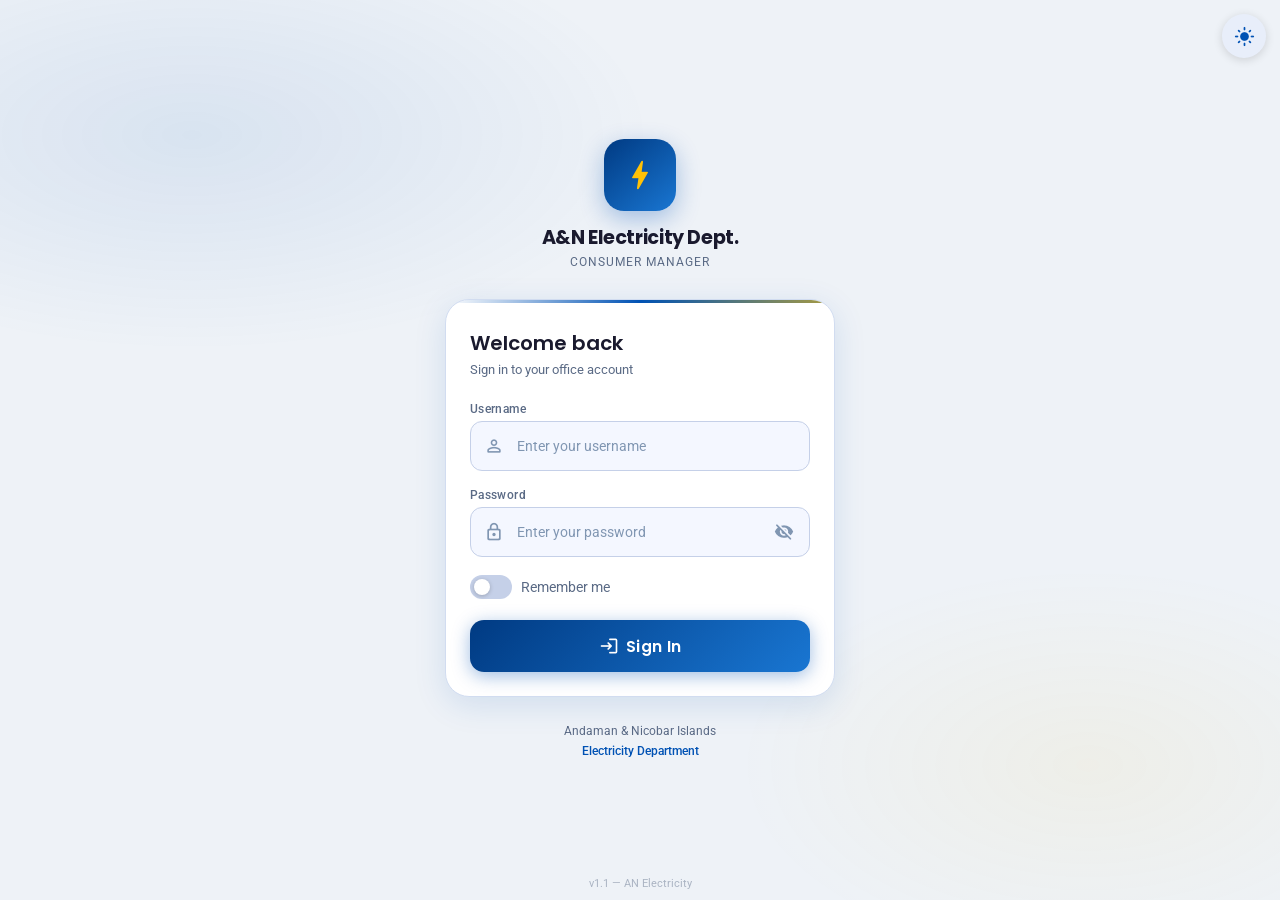
<file: superadmin.html>
<!DOCTYPE html>
<html lang="en">
<head>
  <meta charset="UTF-8" />
  <meta name="viewport" content="width=device-width, initial-scale=1.0, maximum-scale=1.0, user-scalable=no" />
  <meta name="theme-color" content="#060C18" />
  <title>SuperAdmin — A&N Electricity</title>
  <link rel="manifest" href="./manifest.json" />
  <link rel="preconnect" href="https://fonts.googleapis.com" />
  <link rel="preconnect" href="https://fonts.gstatic.com" crossorigin />
  <link rel="preconnect" href="https://script.google.com" />
  <link rel="preconnect" href="https://script.googleusercontent.com" />
  <link href="https://fonts.googleapis.com/css2?family=Poppins:wght@500;600;700&family=Roboto:wght@400;500&display=swap" rel="stylesheet" />
  <link href="https://fonts.googleapis.com/icon?family=Material+Icons+Round" rel="stylesheet" />

  <style>
    /* ===== CSS VARIABLES ===== */
    :root {
      --primary: #0052B4;
      --primary-light: #1976D2;
      --bg: #060C18;
      --card: #0F1F3C;
      --card-border: #1E3868;
      --text: #EEF4FF;
      --text-secondary: #9CB8DC;
      --accent: #FFC107;
      --danger: #D32F2F;
      --success: #2E7D32;
      --r-card: 20px;
      --r-input: 12px;
      --r-btn: 12px;
    }
    .light-mode {
      --bg: #EEF2F7;
      --card: #FFFFFF;
      --card-border: #D1DCF0;
      --text: #1A1A2E;
      --text-secondary: #3C4A60;
    }

    /* ===== RESET ===== */
    *, *::before, *::after { box-sizing: border-box; margin: 0; padding: 0; }
    html, body {
      height: 100%;
      background: var(--bg);
      color: var(--text);
      font-family: 'Roboto', sans-serif;
      font-size: 14px;
      overscroll-behavior: none;
      -webkit-tap-highlight-color: transparent;
      transition: background 0.3s, color 0.3s;
    }

    /* ===== SPLASH ===== */
    #splash {
      position: fixed; inset: 0;
      background: var(--bg);
      display: flex; flex-direction: column;
      align-items: center; justify-content: center;
      z-index: 1000;
      transition: opacity 0.4s;
    }
    #splash.hide { opacity: 0; pointer-events: none; }
    .splash-logo {
      width: 80px; height: 80px;
      border-radius: 20px;
      background: var(--primary);
      display: flex; align-items: center; justify-content: center;
      margin-bottom: 16px;
      box-shadow: 0 8px 32px rgba(0,82,180,0.4);
    }
    .splash-logo .material-icons-round { font-size: 42px; color: white; }
    .splash-title {
      font-family: 'Poppins', sans-serif;
      font-size: 20px; font-weight: 700;
      color: var(--text);
    }
    .splash-sub {
      font-size: 11px; color: var(--text-secondary);
      margin-top: 4px;
      letter-spacing: 1.5px; text-transform: uppercase;
    }
    .splash-loader {
      margin-top: 32px; width: 40px; height: 3px;
      background: var(--card-border); border-radius: 2px; overflow: hidden;
    }
    .splash-loader::after {
      content: ''; display: block;
      width: 40%; height: 100%;
      background: var(--primary); border-radius: 2px;
      animation: splash-slide 1.2s ease-in-out infinite;
    }
    @keyframes splash-slide {
      0% { transform: translateX(-100%); }
      100% { transform: translateX(350%); }
    }

    /* ===== APP ===== */
    #app { min-height: 100vh; display: flex; flex-direction: column; }

    /* ===== HEADER ===== */
    .header {
      position: sticky; top: 0; z-index: 100;
      background: var(--bg);
      border-bottom: 1px solid var(--card-border);
      padding: 0 16px; height: 56px;
      display: flex; align-items: center; gap: 12px;
    }
    .header-brand { flex: 1; min-width: 0; }
    .header-brand h1 {
      font-family: 'Poppins', sans-serif;
      font-size: 16px; font-weight: 700;
      color: var(--text);
      white-space: nowrap; overflow: hidden; text-overflow: ellipsis;
    }
    .header-brand p {
      font-size: 11px; color: var(--accent);
      font-weight: 500; letter-spacing: 0.5px;
    }
    .header-brand h1 .material-icons-round {
      font-size: 16px; vertical-align: -3px; color: var(--accent);
    }
    .header-actions { display: flex; align-items: center; gap: 4px; flex-shrink: 0; }

    .icon-btn {
      width: 40px; height: 40px;
      border: none; background: transparent;
      color: var(--text-secondary);
      border-radius: 50%;
      display: flex; align-items: center; justify-content: center;
      cursor: pointer; position: relative; overflow: hidden;
      transition: color 0.2s, background 0.2s;
    }
    .icon-btn:hover { background: var(--card-border); color: var(--text); }
    .icon-btn .material-icons-round { font-size: 22px; }

    /* ===== PROFILE MENU ===== */
    .profile-menu-wrap { position: relative; }
    .profile-avatar {
      width: 36px; height: 36px;
      border-radius: 50%;
      background: var(--primary);
      border: 2px solid var(--accent);
      display: flex; align-items: center; justify-content: center;
      cursor: pointer;
      font-family: 'Poppins', sans-serif;
      font-size: 13px; font-weight: 700; color: white;
      user-select: none;
    }
    .profile-dropdown {
      display: none;
      position: absolute; top: calc(100% + 8px); right: 0;
      background: var(--card);
      border: 1px solid var(--card-border);
      border-radius: 16px;
      min-width: 200px; overflow: hidden;
      box-shadow: 0 8px 32px rgba(0,0,0,0.4);
      z-index: 200;
    }
    .profile-dropdown.open { display: block; }
    .profile-dropdown-header {
      padding: 16px;
      border-bottom: 1px solid var(--card-border);
    }
    .profile-dropdown-header .name {
      font-family: 'Poppins', sans-serif;
      font-weight: 600; font-size: 14px; color: var(--text);
    }
    .profile-dropdown-header .role {
      font-size: 11px; color: var(--accent); margin-top: 2px;
    }
    .profile-dropdown-header .role .material-icons-round {
      font-size: 12px; vertical-align: -2px;
    }
    .profile-menu-item {
      width: 100%; border: none; background: transparent;
      color: var(--text);
      padding: 12px 16px;
      display: flex; align-items: center; gap: 12px;
      cursor: pointer; text-align: left; font-size: 14px;
      transition: background 0.2s;
    }
    .profile-menu-item:hover { background: var(--card-border); }
    .profile-menu-item.danger { color: var(--danger); }
    .profile-menu-item .material-icons-round { font-size: 18px; color: var(--text-secondary); }
    .profile-menu-item.danger .material-icons-round { color: var(--danger); }

    /* ===== MAIN ===== */
    .main-content { flex: 1; padding: 16px; padding-bottom: 40px; }

    /* ===== PAGE HEADER ===== */
    .page-header {
      display: flex; align-items: center;
      justify-content: space-between;
      margin-bottom: 20px; gap: 12px;
    }
    .page-title {
      font-family: 'Poppins', sans-serif;
      font-size: 20px; font-weight: 700; color: var(--text);
    }
    .page-subtitle { font-size: 12px; color: var(--text-secondary); margin-top: 2px; }

    .add-btn {
      display: flex; align-items: center; gap: 6px;
      padding: 10px 14px;
      background: var(--primary); color: white;
      border: none; border-radius: var(--r-btn);
      font-family: 'Poppins', sans-serif;
      font-size: 13px; font-weight: 600;
      cursor: pointer; position: relative; overflow: hidden;
      box-shadow: 0 4px 16px rgba(0,82,180,0.3);
      transition: background 0.2s, transform 0.1s;
      white-space: nowrap; flex-shrink: 0;
    }
    .add-btn:active { transform: scale(0.97); }
    .add-btn .material-icons-round { font-size: 18px; }

    /* ===== STATS GRID ===== */
    .stats-grid {
      display: grid; grid-template-columns: repeat(3, 1fr);
      gap: 10px; margin-bottom: 16px;
    }
    .stat-card {
      background: var(--card);
      border: 1px solid var(--card-border);
      border-radius: 16px;
      padding: 14px 10px; text-align: center;
    }
    .stat-icon { margin-bottom: 6px; }
    .stat-icon .material-icons-round { font-size: 20px; }
    .stat-icon-offices .material-icons-round { color: var(--primary-light); }
    .stat-icon-active .material-icons-round { color: #4CAF50; }
    .stat-icon-requests .material-icons-round { color: var(--accent); }
    .stat-value {
      font-family: 'Poppins', sans-serif;
      font-size: 24px; font-weight: 700;
      color: var(--text); line-height: 1;
    }
    .stat-label {
      font-size: 10px; color: var(--text-secondary);
      margin-top: 4px; text-transform: uppercase; letter-spacing: 0.5px;
    }

    /* ===== SYNC BAR ===== */
    .sync-bar {
      background: var(--card);
      border: 1px solid var(--card-border);
      border-radius: 12px;
      padding: 8px 14px;
      display: flex; align-items: center; gap: 8px;
      margin-bottom: 16px;
      font-size: 12px; color: var(--text-secondary);
    }
    .sync-dot {
      width: 8px; height: 8px;
      border-radius: 50%; flex-shrink: 0;
    }
    .sync-dot.synced { background: #4CAF50; }
    .sync-dot.loading { background: var(--accent); animation: blink 1s infinite; }
    .sync-dot.error { background: var(--danger); }
    @keyframes blink { 0%,100% { opacity: 1; } 50% { opacity: 0.3; } }
    .sync-refresh {
      margin-left: auto; background: none; border: none;
      color: var(--text-secondary); cursor: pointer;
      padding: 4px; display: flex; align-items: center;
    }
    .sync-refresh .material-icons-round { font-size: 16px; }
    .sync-refresh.spinning .material-icons-round { animation: spin 1s linear infinite; }

    /* ===== TABS ===== */
    .tabs-bar {
      display: flex;
      background: var(--card);
      border: 1px solid var(--card-border);
      border-radius: 14px; padding: 4px;
      margin-bottom: 16px; gap: 4px;
    }
    .tab-btn {
      flex: 1; padding: 9px 8px;
      border: none; background: transparent;
      color: var(--text-secondary); border-radius: 10px;
      font-family: 'Poppins', sans-serif;
      font-size: 13px; font-weight: 500;
      cursor: pointer;
      display: flex; align-items: center; justify-content: center; gap: 6px;
      transition: all 0.2s;
    }
    .tab-btn.active { background: var(--primary); color: white; }
    .tab-btn .material-icons-round { font-size: 16px; }
    .tab-badge {
      background: var(--accent); color: #000;
      font-size: 10px; font-weight: 700;
      padding: 1px 5px; border-radius: 10px;
      min-width: 18px; text-align: center;
    }
    .tab-content { display: none; }
    .tab-content.active { display: block; }

    /* ===== OFFICE CARDS ===== */
    .office-card {
      background: var(--card);
      border: 1px solid var(--card-border);
      border-radius: var(--r-card);
      padding: 16px; margin-bottom: 12px;
    }
    .office-card-top {
      display: flex; align-items: flex-start;
      justify-content: space-between; gap: 12px;
      margin-bottom: 12px;
    }
    .office-icon-wrap {
      width: 42px; height: 42px; border-radius: 12px;
      background: rgba(0,82,180,0.12);
      display: flex; align-items: center; justify-content: center; flex-shrink: 0;
    }
    .office-icon-wrap .material-icons-round { color: var(--primary-light); font-size: 22px; }
    .office-info { flex: 1; min-width: 0; }
    .office-name {
      font-family: 'Poppins', sans-serif;
      font-size: 15px; font-weight: 600; color: var(--text);
      margin-bottom: 2px;
      white-space: nowrap; overflow: hidden; text-overflow: ellipsis;
    }
    .office-id { font-size: 11px; color: var(--text-secondary); font-family: monospace; }
    .status-badge {
      display: inline-flex; align-items: center; gap: 4px;
      padding: 3px 10px; border-radius: 20px;
      font-size: 11px; font-weight: 600; flex-shrink: 0;
    }
    .status-badge::before {
      content: ''; width: 6px; height: 6px;
      border-radius: 50%; background: currentColor;
    }
    .status-badge.active {
      background: rgba(46,125,50,0.15); color: #4CAF50;
      border: 1px solid rgba(46,125,50,0.3);
    }
    .status-badge.inactive {
      background: rgba(211,47,47,0.15); color: #EF5350;
      border: 1px solid rgba(211,47,47,0.3);
    }
    .office-meta { display: flex; flex-wrap: wrap; gap: 10px; }
    .office-meta-item {
      display: flex; align-items: center; gap: 4px;
      font-size: 12px; color: var(--text-secondary);
    }
    .office-meta-item .material-icons-round { font-size: 14px; }
    .office-meta-item.no-sheet { color: #EF5350; }

    /* ===== VIEW CONSUMERS BUTTON (on office card) ===== */
    .view-cons-btn {
      width: 100%; padding: 9px 12px;
      border: 1.5px solid var(--card-border);
      background: transparent; color: var(--primary-light);
      border-radius: var(--r-btn);
      font-family: 'Poppins', sans-serif;
      font-size: 13px; font-weight: 500;
      cursor: pointer; margin-top: 12px;
      display: flex; align-items: center; justify-content: center; gap: 6px;
      transition: background 0.2s, border-color 0.2s, opacity 0.2s;
    }
    .view-cons-btn:active:not(:disabled) {
      background: rgba(0,82,180,0.12);
      border-color: var(--primary-light);
    }
    .view-cons-btn:disabled { opacity: 0.35; cursor: not-allowed; color: var(--text-secondary); }
    .view-cons-btn .material-icons-round { font-size: 16px; }

    /* ===== CONSUMER VIEW SHEET ===== */
    .vc-search-wrap {
      padding: 10px 16px 10px;
      position: sticky; top: 0;
      background: var(--card);
      border-bottom: 1px solid var(--card-border);
      z-index: 5;
    }
    .vc-search-inner { position: relative; }
    .vc-search-inner .search-icon {
      position: absolute; left: 12px; top: 50%;
      transform: translateY(-50%);
      font-size: 18px; color: var(--text-secondary); pointer-events: none;
    }
    .vc-search-inner .form-input { padding-left: 40px; }
    .prefix-row { display: flex; gap: 8px; padding: 10px 16px 0; flex-wrap: wrap; }
    .prefix-chip {
      background: var(--bg); border: 1.5px solid var(--card-border);
      border-radius: 20px; padding: 5px 16px;
      font-size: 12.5px; font-family: 'Poppins', sans-serif; font-weight: 700;
      color: var(--primary-light); cursor: pointer; transition: opacity 0.15s;
    }
    .prefix-chip:active { opacity: 0.6; }
    .vc-count-bar {
      padding: 6px 16px;
      font-size: 12px; color: var(--text-secondary);
      border-bottom: 1px solid var(--card-border);
      min-height: 30px;
    }
    .vc-list { padding: 10px 16px 48px; }

    /* Consumer card inside vc sheet */
    .con-card {
      background: var(--bg);
      border: 1px solid var(--card-border);
      border-radius: 14px;
      padding: 12px 14px; margin-bottom: 10px;
      position: relative; cursor: pointer;
      transition: border-color 0.15s, background 0.15s;
      -webkit-user-select: none; user-select: none;
    }
    .con-card-top {
      display: flex; justify-content: space-between;
      align-items: flex-start; gap: 8px; margin-bottom: 6px;
    }
    .con-no {
      font-family: 'Poppins', sans-serif;
      font-size: 13px; font-weight: 700;
      color: var(--primary-light);
      background: rgba(0,82,180,0.10);
      padding: 2px 10px; border-radius: 6px;
      border: 1px solid rgba(0,82,180,0.2);
    }
    .con-status {
      font-size: 10px; font-weight: 700;
      padding: 2px 8px; border-radius: 10px; flex-shrink: 0;
    }
    .con-status.s-active {
      background: rgba(76,175,80,0.15); color: #4CAF50;
      border: 1px solid rgba(76,175,80,0.3);
    }
    .con-status.s-inactive {
      background: rgba(211,47,47,0.12); color: #EF5350;
      border: 1px solid rgba(211,47,47,0.3);
    }
    .con-status.s-defaulter {
      background: rgba(255,193,7,0.12); color: var(--accent);
      border: 1px solid rgba(255,193,7,0.3);
    }
    .con-name {
      font-family: 'Poppins', sans-serif;
      font-size: 14px; font-weight: 600; color: var(--text);
      margin-bottom: 5px;
    }
    .con-chips {
      display: flex; flex-wrap: wrap; gap: 5px; margin-bottom: 5px;
    }
    .con-chip {
      display: flex; align-items: center; gap: 3px;
      font-size: 11px; color: var(--text-secondary);
      background: var(--card); border: 1px solid var(--card-border);
      border-radius: 8px; padding: 2px 8px;
    }
    .con-chip .material-icons-round { font-size: 12px; }
    .con-addr {
      font-size: 12px; color: var(--text-secondary);
      overflow: hidden;
      display: -webkit-box;
      -webkit-line-clamp: 2;
      -webkit-box-orient: vertical;
    }
    .vc-more-hint {
      text-align: center; padding: 16px 0;
      color: var(--text-secondary); font-size: 13px;
      border-top: 1px solid var(--card-border);
      margin-top: 6px;
    }

    /* ===== REQUEST CARDS ===== */
    .request-card {
      background: var(--card);
      border: 1px solid var(--card-border);
      border-radius: var(--r-card);
      padding: 16px; margin-bottom: 12px;
      border-left-width: 4px;
    }
    .request-card.pending { border-left-color: var(--accent); }
    .request-card.approved { border-left-color: #4CAF50; }
    .request-card.rejected { border-left-color: var(--danger); }
    .request-card-top {
      display: flex; align-items: flex-start;
      justify-content: space-between; gap: 10px;
      margin-bottom: 4px;
    }
    .request-office-name {
      font-family: 'Poppins', sans-serif;
      font-size: 15px; font-weight: 600; color: var(--text);
      margin-bottom: 2px;
    }
    .request-meta { font-size: 12px; color: var(--text-secondary); margin-top: 2px; }
    .request-status {
      display: inline-flex; align-items: center; gap: 4px;
      padding: 3px 10px; border-radius: 20px;
      font-size: 11px; font-weight: 600; flex-shrink: 0;
    }
    .request-status.pending {
      background: rgba(255,193,7,0.12); color: var(--accent);
      border: 1px solid rgba(255,193,7,0.3);
    }
    .request-status.approved {
      background: rgba(76,175,80,0.12); color: #4CAF50;
      border: 1px solid rgba(76,175,80,0.3);
    }
    .request-status.rejected {
      background: rgba(211,47,47,0.12); color: #EF5350;
      border: 1px solid rgba(211,47,47,0.3);
    }
    .request-status .material-icons-round { font-size: 13px; }
    .approve-btn {
      width: 100%; padding: 10px; border: none;
      background: var(--primary); color: white;
      border-radius: var(--r-btn);
      font-family: 'Poppins', sans-serif;
      font-size: 13px; font-weight: 600;
      cursor: pointer; margin-top: 12px;
      display: flex; align-items: center; justify-content: center; gap: 6px;
      transition: background 0.2s;
    }
    .approve-btn:active { background: var(--primary-light); }
    .approve-btn .material-icons-round { font-size: 16px; }

    /* ===== SKELETON ===== */
    .skeleton {
      background: var(--card);
      border: 1px solid var(--card-border);
      border-radius: var(--r-card);
      padding: 16px; margin-bottom: 12px;
      overflow: hidden; position: relative;
    }
    .skeleton::after {
      content: ''; position: absolute; inset: 0;
      background: linear-gradient(90deg, transparent, rgba(255,255,255,0.04), transparent);
      animation: shimmer 1.5s infinite;
    }
    @keyframes shimmer { 0% { transform: translateX(-100%); } 100% { transform: translateX(100%); } }
    .sk-line {
      height: 12px; background: var(--card-border);
      border-radius: 6px; margin-bottom: 10px;
    }
    .sk-line.w70 { width: 70%; }
    .sk-line.w50 { width: 50%; }
    .sk-line.w30 { width: 30%; }

    /* ===== EMPTY STATE ===== */
    .empty-state { text-align: center; padding: 48px 24px; }
    .empty-state .material-icons-round {
      font-size: 56px; color: var(--card-border);
      margin-bottom: 12px; display: block;
    }
    .empty-state h3 {
      font-family: 'Poppins', sans-serif;
      font-size: 16px; font-weight: 600; color: var(--text-secondary);
      margin-bottom: 4px;
    }
    .empty-state p { font-size: 13px; color: var(--text-secondary); opacity: 0.7; }

    /* ===== OVERLAY ===== */
    .sheet-overlay {
      display: none; position: fixed; inset: 0;
      background: rgba(0,0,0,0.7);
      z-index: 300;
    }
    .sheet-overlay.open { display: block; }

    /* ===== BOTTOM SHEET ===== */
    .bottom-sheet {
      display: none; position: fixed;
      bottom: 0; left: 0; right: 0;
      background: var(--card);
      border-radius: 24px 24px 0 0;
      border-top: 1px solid var(--card-border);
      max-height: 90vh; overflow-y: auto;
      z-index: 400;
      transform: translateY(100%);
      transition: transform 0.3s cubic-bezier(0.32, 0.72, 0, 1);
    }
    .bottom-sheet.open { display: block; transform: translateY(0); }
    #sheetViewConsumers { max-height: 95vh; }
    .sheet-handle {
      width: 40px; height: 4px; background: var(--card-border);
      border-radius: 2px; margin: 12px auto 8px;
    }
    .sheet-header {
      padding: 8px 20px 16px;
      border-bottom: 1px solid var(--card-border);
    }
    .sheet-title {
      font-family: 'Poppins', sans-serif;
      font-size: 17px; font-weight: 700; color: var(--text);
    }
    .sheet-subtitle { font-size: 12px; color: var(--text-secondary); margin-top: 3px; }
    .sheet-body { padding: 20px; }

    /* ===== FORM ===== */
    .form-group { margin-bottom: 16px; }
    .form-label {
      display: block; font-size: 11px; font-weight: 500;
      color: var(--text-secondary); margin-bottom: 6px;
      text-transform: uppercase; letter-spacing: 0.5px;
    }
    .form-input {
      width: 100%; padding: 12px 14px;
      background: var(--bg);
      border: 1.5px solid var(--card-border);
      border-radius: var(--r-input);
      color: var(--text); font-size: 14px;
      font-family: 'Roboto', sans-serif;
      outline: none; transition: border-color 0.2s;
    }
    .form-input:focus { border-color: var(--primary-light); }
    .form-input::placeholder { color: var(--text-secondary); opacity: 0.5; }
    .input-wrap { position: relative; }
    .input-wrap .form-input { padding-right: 44px; }
    .eye-btn {
      position: absolute; right: 12px; top: 50%; transform: translateY(-50%);
      background: none; border: none; color: var(--text-secondary);
      cursor: pointer; padding: 4px; display: flex; align-items: center;
    }
    .eye-btn .material-icons-round { font-size: 18px; }

    .form-divider { height: 1px; background: var(--card-border); margin: 20px 0 8px; }
    .form-section-label {
      font-size: 11px; color: var(--text-secondary);
      text-align: center; margin-bottom: 16px;
      letter-spacing: 0.5px; text-transform: uppercase;
    }
    .form-note {
      font-size: 11px; color: var(--text-secondary);
      padding: 8px 12px; margin-bottom: 8px;
      background: rgba(255,193,7,0.06);
      border-radius: 8px; border-left: 3px solid var(--accent);
    }
    .form-note-icon { display: flex; align-items: flex-start; gap: 6px; }

    .btn-primary {
      width: 100%; padding: 14px;
      background: var(--primary); color: white;
      border: none; border-radius: var(--r-btn);
      font-family: 'Poppins', sans-serif;
      font-size: 15px; font-weight: 600;
      cursor: pointer;
      display: flex; align-items: center; justify-content: center; gap: 8px;
      transition: opacity 0.2s, transform 0.1s;
      margin-top: 8px;
    }
    .btn-primary:disabled { opacity: 0.6; }
    .btn-primary:active:not(:disabled) { transform: scale(0.98); }
    .btn-primary .material-icons-round { font-size: 18px; }
    .btn-secondary {
      width: 100%; padding: 12px;
      background: transparent; color: var(--text-secondary);
      border: 1.5px solid var(--card-border);
      border-radius: var(--r-btn);
      font-family: 'Poppins', sans-serif;
      font-size: 14px; font-weight: 500;
      cursor: pointer; margin-top: 10px;
      transition: background 0.2s;
    }
    .btn-secondary:hover { background: var(--card-border); }

    /* ===== SPINNER ===== */
    .btn-spin {
      width: 18px; height: 18px;
      border: 2px solid rgba(255,255,255,0.3);
      border-top-color: white; border-radius: 50%;
      animation: spin 0.7s linear infinite;
    }
    @keyframes spin { to { transform: rotate(360deg); } }

    /* ===== TOAST ===== */
    #toast {
      position: fixed; bottom: 32px; left: 50%;
      transform: translateX(-50%) translateY(80px);
      background: var(--card); color: var(--text);
      border: 1px solid var(--card-border);
      border-radius: 14px; padding: 12px 20px;
      font-size: 14px; font-weight: 500;
      z-index: 900;
      transition: transform 0.3s, opacity 0.3s;
      opacity: 0; white-space: nowrap;
      max-width: calc(100vw - 32px); text-align: center;
      box-shadow: 0 8px 32px rgba(0,0,0,0.3);
    }
    #toast.show { transform: translateX(-50%) translateY(0); opacity: 1; }
    #toast.success { border-color: #4CAF50; }
    #toast.error { border-color: var(--danger); }

    /* ===== RIPPLE ===== */
    .ripple {
      position: absolute; width: 80px; height: 80px;
      border-radius: 50%;
      background: rgba(255,255,255,0.12);
      transform: scale(0); pointer-events: none;
      animation: ripple 0.5s ease-out forwards;
    }
    @keyframes ripple { to { transform: scale(4); opacity: 0; } }

    /* ===== STEP 11: SELECT MODE ===================================== */
    .vc-select-bar {
      display: none; position: sticky; top: 0; z-index: 10;
      background: var(--primary); padding: 10px 16px;
      align-items: center; gap: 10px;
    }
    .vc-select-bar.active { display: flex; }
    .vc-select-close {
      background: none; border: none; color: white; cursor: pointer;
      padding: 4px; display: flex; align-items: center;
    }
    .vc-select-close .material-icons-round { font-size: 22px; }
    .vc-select-bar-text {
      flex: 1; color: white;
      font-family: 'Poppins', sans-serif; font-size: 14px; font-weight: 600;
    }
    .vc-sel-del-btn {
      background: rgba(255,255,255,0.15); border: 1px solid rgba(255,255,255,0.3);
      color: white; border-radius: 8px; padding: 7px 12px;
      font-family: 'Poppins', sans-serif; font-size: 13px; font-weight: 600;
      cursor: pointer; display: flex; align-items: center; gap: 4px;
    }
    .vc-sel-del-btn:disabled { opacity: 0.4; cursor: not-allowed; }
    .vc-sel-del-btn .material-icons-round { font-size: 16px; }
    .con-card.vc-selected {
      border-color: var(--primary-light); background: rgba(0,82,180,0.08);
    }
    .con-card .vc-chk {
      display: none; position: absolute; top: 10px; right: 10px;
      width: 22px; height: 22px; border-radius: 50%;
      background: var(--card-border); border: 2px solid var(--card-border);
      align-items: center; justify-content: center;
    }
    .vc-select-mode .con-card .vc-chk { display: flex; }
    .con-card.vc-selected .vc-chk { background: var(--primary); border-color: var(--primary); }
    .vc-chk .material-icons-round { font-size: 14px; color: white; }

    /* ===== STEP 11: CONSUMER DETAIL ================================== */
    .vc-detail-row {
      display: flex; align-items: flex-start; gap: 12px;
      padding: 9px 0; border-bottom: 1px solid var(--card-border);
    }
    .vc-detail-row:last-child { border-bottom: none; }
    .vc-detail-icon { color: var(--primary-light); font-size: 18px; flex-shrink: 0; margin-top: 1px; }
    .vc-detail-info { flex: 1; min-width: 0; }
    .vc-detail-label {
      font-size: 10px; color: var(--text-secondary);
      text-transform: uppercase; letter-spacing: 0.5px; margin-bottom: 2px;
    }
    .vc-detail-value { font-size: 14px; color: var(--text); font-weight: 500; word-break: break-word; }
    .vc-detail-value.mono { font-family: monospace; font-size: 13px; }
    .vc-phone-row { display: flex; gap: 8px; padding: 12px 20px 0; }
    .vc-phone-btn {
      flex: 1; padding: 10px 8px;
      border: 1.5px solid var(--card-border); background: transparent; color: var(--text);
      border-radius: var(--r-btn);
      font-family: 'Poppins', sans-serif; font-size: 13px; font-weight: 500;
      cursor: pointer; display: flex; align-items: center; justify-content: center; gap: 6px;
      transition: background 0.2s; text-decoration: none;
    }
    .vc-phone-btn:active { background: var(--card-border); }
    .vc-phone-btn .material-icons-round { font-size: 18px; }
    .vc-phone-btn.wa { color: #25D366; border-color: rgba(37,211,102,0.3); }
    .vc-detail-actions { display: flex; gap: 10px; padding: 14px 20px 28px; }
    .btn-edit-ac {
      flex: 1; padding: 12px; background: var(--primary); color: white; border: none;
      border-radius: var(--r-btn);
      font-family: 'Poppins', sans-serif; font-size: 14px; font-weight: 600;
      cursor: pointer; display: flex; align-items: center; justify-content: center; gap: 6px;
      transition: opacity 0.2s;
    }
    .btn-edit-ac:active { opacity: 0.85; }
    .btn-del-ac {
      flex: 1; padding: 12px; background: rgba(211,47,47,0.1); color: var(--danger);
      border: 1.5px solid rgba(211,47,47,0.3); border-radius: var(--r-btn);
      font-family: 'Poppins', sans-serif; font-size: 14px; font-weight: 600;
      cursor: pointer; display: flex; align-items: center; justify-content: center; gap: 6px;
      transition: background 0.2s;
    }
    .btn-del-ac:active { background: rgba(211,47,47,0.2); }
    .btn-edit-ac .material-icons-round, .btn-del-ac .material-icons-round { font-size: 18px; }

    /* ===== STEP 11: DELETE CONFIRM =================================== */
    .del-info-box {
      background: rgba(211,47,47,0.06); border: 1px solid rgba(211,47,47,0.2);
      border-radius: 12px; padding: 12px 14px; margin-bottom: 16px;
    }
    .del-info-box .dib-name {
      font-family: 'Poppins', sans-serif; font-size: 15px; font-weight: 600;
      color: var(--text); margin-bottom: 2px;
    }
    .del-info-box .dib-sub { font-size: 12px; color: var(--text-secondary); }
    .btn-danger-full {
      width: 100%; padding: 14px; background: var(--danger); color: white;
      border: none; border-radius: var(--r-btn);
      font-family: 'Poppins', sans-serif; font-size: 15px; font-weight: 600;
      cursor: pointer; display: flex; align-items: center; justify-content: center; gap: 8px;
      transition: opacity 0.2s, transform 0.1s; margin-top: 8px;
    }
    .btn-danger-full:disabled { opacity: 0.6; }
    .btn-danger-full:active:not(:disabled) { transform: scale(0.98); }
    .btn-danger-full .material-icons-round { font-size: 18px; }
    .vcb-prog-wrap {
      background: var(--card-border); border-radius: 2px; height: 4px;
      overflow: hidden; margin-top: 6px;
    }
    .vcb-prog-bar { height: 100%; background: var(--primary); width: 0%; border-radius: 2px; transition: width 0.3s; }

    /* ===== STEP 11: OFFICE TOGGLE ==================================== */
    .office-toggle-btn {
      padding: 7px 12px; border-radius: 8px;
      font-family: 'Poppins', sans-serif; font-size: 12px; font-weight: 600;
      cursor: pointer; border: 1.5px solid; transition: background 0.2s; margin-top: 8px;
      display: inline-flex; align-items: center; gap: 4px;
    }
    .office-toggle-btn.btn-deactivate {
      color: var(--danger); border-color: rgba(211,47,47,0.3); background: rgba(211,47,47,0.07);
    }
    .office-toggle-btn.btn-deactivate:active { background: rgba(211,47,47,0.15); }
    .office-toggle-btn.btn-activate {
      color: #4CAF50; border-color: rgba(76,175,80,0.3); background: rgba(76,175,80,0.07);
    }
    .office-toggle-btn.btn-activate:active { background: rgba(76,175,80,0.15); }
    .office-toggle-btn .material-icons-round { font-size: 14px; }
    .toggle-info-box {
      border-radius: 12px; padding: 12px 14px; margin-bottom: 16px; border: 1px solid;
    }
    .toggle-info-box.deactivate { background: rgba(211,47,47,0.06); border-color: rgba(211,47,47,0.2); }
    .toggle-info-box.activate   { background: rgba(76,175,80,0.06);  border-color: rgba(76,175,80,0.2);  }
    .toggle-info-box .tib-name {
      font-family: 'Poppins', sans-serif; font-size: 15px; font-weight: 600;
      color: var(--text); margin-bottom: 2px;
    }
    .toggle-info-box .tib-sub { font-size: 12px; color: var(--text-secondary); }

    /* ===== LIGHT MODE ADJUSTMENTS ===== */
    .light-mode .form-input { background: #F8FBFF; }
    .light-mode .profile-dropdown { box-shadow: 0 8px 32px rgba(0,0,40,0.15); }
    .light-mode .con-card { background: #F4F7FF; }
    .light-mode .con-chip { background: #FFFFFF; }

    /* ===== STEP 15: METER READINGS (SuperAdmin) ===== */
    .mr-section {
      margin: 4px 20px 8px;
      padding-top: 8px;
      border-top: 1px solid var(--card-border);
    }
    .mr-section-label {
      font-size: 10px; color: var(--text-secondary);
      text-transform: uppercase; letter-spacing: 0.5px;
      margin: 6px 0 8px;
    }
    .mr-preview-row {
      display: flex; align-items: center; gap: 12px;
      padding: 10px 0; cursor: pointer;
      border-bottom: 1px solid var(--card-border);
      transition: background 0.15s;
    }
    .mr-preview-row:last-child { border-bottom: none; }
    .mr-preview-row:active { background: rgba(0,82,180,0.06); }
    .mr-preview-icon { color: var(--primary-light); font-size: 20px; flex-shrink: 0; }
    .mr-preview-info { flex: 1; min-width: 0; }
    .mr-preview-type {
      font-size: 10px; color: var(--text-secondary);
      text-transform: uppercase; letter-spacing: 0.5px;
    }
    .mr-preview-value { font-size: 14px; color: var(--text); font-weight: 500; margin-top: 2px; }
    .mr-preview-arrow { color: var(--text-secondary); font-size: 20px; flex-shrink: 0; }

    /* History sheet (Year/Month drill-down) */
    .mr-hist-header {
      display: flex; align-items: center; gap: 4px;
      padding: 8px 12px 16px 16px;
      border-bottom: 1px solid var(--card-border);
    }
    .mr-back-btn {
      display: none; background: none; border: none; color: var(--text);
      cursor: pointer; padding: 6px; border-radius: 50%;
      align-items: center; flex-shrink: 0;
    }
    .mr-back-btn.show { display: flex; }
    .mr-back-btn:active { background: var(--card-border); }
    .mr-hist-title-wrap { flex: 1; min-width: 0; }
    .mr-hist-close {
      background: none; border: none; color: var(--text-secondary);
      cursor: pointer; padding: 6px; border-radius: 50%;
      display: flex; align-items: center; flex-shrink: 0;
    }
    .mr-hist-close:active { background: var(--card-border); }
    .mr-hist-body { padding: 16px 20px 28px; min-height: 220px; }

    .mr-add-btn {
      display: flex; align-items: center; justify-content: center; gap: 6px;
      width: 100%; padding: 12px;
      background: rgba(0,82,180,0.08); color: var(--primary-light);
      border: 1.5px dashed var(--card-border);
      border-radius: var(--r-btn);
      font-family: 'Poppins', sans-serif; font-size: 13px; font-weight: 600;
      cursor: pointer; margin-bottom: 16px;
    }
    .mr-add-btn:active { background: rgba(0,82,180,0.16); }
    .mr-add-btn .material-icons-round { font-size: 18px; }

    .sa-result-row {
      display: flex; align-items: center; justify-content: space-between; gap: 10px;
      background: var(--bg); border: 1px solid var(--card-border);
      border-radius: 14px; padding: 12px 14px; margin-bottom: 8px; cursor: pointer;
    }
    .sa-result-row:active { opacity: 0.7; }
    .sa-result-name { font-family: 'Poppins', sans-serif; font-weight: 600; font-size: 13px; color: var(--text); white-space: nowrap; overflow: hidden; text-overflow: ellipsis; }
    .sa-result-meta { font-size: 11.5px; color: var(--text-secondary); margin-top: 2px; }
    .sa-read-row {
      display: flex; align-items: center; justify-content: space-between; gap: 10px;
      background: var(--bg); border: 1px solid var(--card-border);
      border-radius: 14px; padding: 11px 13px; margin-bottom: 7px;
    }
    .sa-read-con { font-family: 'Poppins', sans-serif; font-weight: 700; font-size: 13px; color: var(--text); }
    .sa-read-val { font-family: 'Poppins', sans-serif; font-weight: 700; font-size: 14px; color: var(--primary-light); }
    .sa-read-name { font-size: 12px; color: var(--text-secondary); margin-top: 2px; }
    .sa-read-time { font-size: 11px; color: var(--text-secondary); margin-top: 2px; }
    .mr-year-row {
      display: flex; align-items: center; justify-content: space-between;
      padding: 14px 4px; cursor: pointer;
      border-bottom: 1px solid var(--card-border);
    }
    .mr-year-row:last-child { border-bottom: none; }
    .mr-year-row:active { background: rgba(0,82,180,0.06); }
    .mr-year-label {
      font-family: 'Poppins', sans-serif; font-size: 14px; font-weight: 600; color: var(--text);
    }
    .mr-year-count {
      font-size: 12px; color: var(--text-secondary);
      display: flex; align-items: center; gap: 2px;
    }

    .mr-month-group { margin-bottom: 6px; }
    .mr-month-group-label {
      font-family: 'Poppins', sans-serif; font-size: 12px; font-weight: 600;
      color: var(--text-secondary); margin: 16px 0 4px;
      text-transform: uppercase; letter-spacing: 0.4px;
    }
    .mr-month-group:first-child .mr-month-group-label { margin-top: 0; }

    .mr-reading-row {
      display: flex; align-items: center; gap: 10px;
      padding: 10px 4px; border-bottom: 1px solid var(--card-border);
    }
    .mr-reading-row:last-child { border-bottom: none; }
    .mr-reading-info { flex: 1; min-width: 0; }
    .mr-reading-value { font-size: 15px; font-weight: 600; color: var(--text); }
    .mr-reading-date { font-size: 11px; color: var(--text-secondary); margin-top: 2px; }
    .mr-reading-actions { display: flex; gap: 2px; flex-shrink: 0; }
    .mr-icon-sm {
      width: 32px; height: 32px; border: none; background: transparent;
      color: var(--text-secondary); border-radius: 50%;
      display: flex; align-items: center; justify-content: center; cursor: pointer;
    }
    .mr-icon-sm:active { background: var(--card-border); }
    .mr-icon-sm.danger { color: var(--danger); }
    .mr-icon-sm .material-icons-round { font-size: 17px; }

    .mr-empty { text-align: center; padding: 32px 12px; color: var(--text-secondary); }
    .mr-empty .material-icons-round { font-size: 38px; opacity: 0.4; margin-bottom: 8px; display: block; }
    .mr-empty p { font-size: 13px; }
    .mr-offline, .mr-error {
      text-align: center; padding: 32px 12px; color: var(--text-secondary);
      font-size: 13px; cursor: pointer;
    }

    /* ===== RESPONSIVE: DESKTOP/WIDE-SCREEN (>=960px) ===== */
    @media (min-width:960px){
      :root{--rail-w:220px}
      .main-content{margin-left:var(--rail-w);max-width:1400px;}
      .tabs-bar{position:fixed;top:56px;left:0;bottom:0;width:var(--rail-w);flex-direction:column;border-radius:0;border:none;border-right:1px solid var(--card-border);padding:16px 8px;z-index:50;}
      .tab-btn{flex:none;justify-content:flex-start;padding:10px 14px;}
      #officesList,#requestsList{display:grid;grid-template-columns:repeat(auto-fill,minmax(320px,1fr));gap:12px;align-items:start;}
      #officesList .office-card,#requestsList .request-card{margin-bottom:0;}
      .bottom-sheet{left:50%;right:auto;width:100%;max-width:480px;transform:translate(-50%,100%);}
      .bottom-sheet.open{transform:translate(-50%,0);}
    }

    /* ===== GLOBAL: prevent Android's long-press callout (Copy/Share/Select all)
       from firing on icons/buttons. Same fix as index.html -- applies to every
       tappable control here: icon-btn (nav/scan/qkwh/readings/theme), and any
       other plain buttons. Does not touch actual copyable data fields. */
    button,.icon-btn{
      -webkit-touch-callout:none;
      -webkit-user-select:none;
      user-select:none;
      -webkit-user-drag:none;
      touch-action:manipulation;
    }
    .icon-btn .material-icons-round{
      pointer-events:none;
    }
  </style>
</head>
<body class="dark-mode">

<!-- SPLASH -->
<div id="splash">
  <div class="splash-logo">
    <span class="material-icons-round">bolt</span>
  </div>
  <div class="splash-title">A&amp;N Electricity</div>
  <div class="splash-sub">SuperAdmin Portal</div>
  <div class="splash-loader"></div>
</div>

<!-- OVERLAY (for sheets) -->
<div class="sheet-overlay" id="overlay"></div>

<!-- APP -->
<div id="app" style="display:none">

  <!-- HEADER -->
  <header class="header">
    <div class="header-brand">
      <h1><span class="material-icons-round">bolt</span> A&amp;N Electricity</h1>
      <p>SUPER ADMIN</p>
    </div>
    <div class="header-actions">
      <button class="icon-btn" id="themeToggle" title="Toggle theme">
        <span class="material-icons-round" id="themeIcon">dark_mode</span>
      </button>
      <div class="profile-menu-wrap">
        <div class="profile-avatar" id="profileAvatar" title="Profile">SA</div>
        <div class="profile-dropdown" id="profileDropdown">
          <div class="profile-dropdown-header">
            <div class="name" id="profileName">Super Admin</div>
            <div class="role"><span class="material-icons-round">star</span> SuperAdmin</div>
          </div>
          <button class="profile-menu-item" id="changePwdMenuBtn">
            <span class="material-icons-round">lock_reset</span>
            Change Password
          </button>
          <button class="profile-menu-item danger" id="logoutBtn">
            <span class="material-icons-round">logout</span>
            Sign Out
          </button>
        </div>
      </div>
    </div>
  </header>

  <!-- MAIN -->
  <main class="main-content">

    <!-- PAGE HEADER -->
    <div class="page-header">
      <div>
        <div class="page-title">Dashboard</div>
        <div class="page-subtitle" id="pageSubtitle">Loading...</div>
      </div>
      <button class="add-btn" id="addOfficeBtn">
        <span class="material-icons-round">add_business</span>
        Add Office
      </button>
    </div>

    <!-- STATS -->
    <div class="stats-grid">
      <div class="stat-card">
        <div class="stat-icon stat-icon-offices"><span class="material-icons-round">business</span></div>
        <div class="stat-value" id="statTotal">&#8212;</div>
        <div class="stat-label">Offices</div>
      </div>
      <div class="stat-card">
        <div class="stat-icon stat-icon-active"><span class="material-icons-round">check_circle</span></div>
        <div class="stat-value" id="statActive">&#8212;</div>
        <div class="stat-label">Active</div>
      </div>
      <div class="stat-card">
        <div class="stat-icon stat-icon-requests"><span class="material-icons-round">inbox</span></div>
        <div class="stat-value" id="statRequests">&#8212;</div>
        <div class="stat-label">Requests</div>
      </div>
    </div>

    <!-- SYNC BAR -->
    <div class="sync-bar" id="syncBar">
      <div class="sync-dot loading" id="syncDot"></div>
      <span id="syncText">Loading data...</span>
      <button class="sync-refresh" id="syncRefreshBtn" title="Refresh">
        <span class="material-icons-round">refresh</span>
      </button>
    </div>

    <!-- TABS -->
    <div class="tabs-bar">
      <button class="tab-btn active" data-tab="offices" id="tabOffices">
        <span class="material-icons-round">business</span>
        Offices
      </button>
      <button class="tab-btn" data-tab="requests" id="tabRequests">
        <span class="material-icons-round">inbox</span>
        Requests
        <span class="tab-badge" id="pendingBadge" style="display:none">0</span>
      </button>
    </div>

    <!-- TAB: OFFICES -->
    <div class="tab-content active" id="tab-offices">
      <div id="officesList"></div>
    </div>

    <!-- TAB: REQUESTS -->
    <div class="tab-content" id="tab-requests">
      <div id="requestsList"></div>
    </div>

  </main>
</div>

<!-- ===== BOTTOM SHEETS ===== -->

<!-- ADD OFFICE -->
<div class="bottom-sheet" id="sheetAddOffice">
  <div class="sheet-handle"></div>
  <div class="sheet-header">
    <div class="sheet-title">Add New Office</div>
    <div class="sheet-subtitle">Creates Google Sheet + admin account automatically</div>
  </div>
  <div class="sheet-body">
    <div class="form-group">
      <label class="form-label">Office Name</label>
      <input type="text" class="form-input" id="newOfficeName"
        placeholder="e.g. Port Blair Site Office" />
    </div>
    <div class="form-divider"></div>
    <div class="form-section-label">Admin Account for This Office</div>
    <div class="form-group">
      <label class="form-label">Admin Full Name</label>
      <input type="text" class="form-input" id="newAdminFullName"
        placeholder="e.g. John Smith" />
    </div>
    <div class="form-group">
      <label class="form-label">Admin Username</label>
      <input type="text" class="form-input" id="newAdminUsername"
        placeholder="e.g. admin_portblair" autocomplete="off" />
    </div>
    <div class="form-group">
      <label class="form-label">Admin Password</label>
      <div class="input-wrap">
        <input type="password" class="form-input" id="newAdminPwd"
          placeholder="Minimum 8 characters" autocomplete="new-password" />
        <button class="eye-btn" data-target="newAdminPwd">
          <span class="material-icons-round">visibility</span>
        </button>
      </div>
    </div>
    <div class="form-note form-note-icon">
      <span class="material-icons-round" style="font-size:14px;flex-shrink:0;margin-top:1px;color:var(--accent)">info</span>
      <span>Admin must change password on first login. The office Google Sheet is created automatically.</span>
    </div>
    <button class="btn-primary" id="submitAddOffice">
      <span class="material-icons-round">add_business</span>
      Create Office
    </button>
    <button class="btn-secondary" onclick="hideSheet('sheetAddOffice')">Cancel</button>
  </div>
</div>

<!-- APPROVE REQUEST -->
<div class="bottom-sheet" id="sheetApproveReq">
  <div class="sheet-handle"></div>
  <div class="sheet-header">
    <div class="sheet-title">Approve Office Request</div>
    <div class="sheet-subtitle" id="approveSubtitle">Set admin credentials</div>
  </div>
  <div class="sheet-body">
    <div class="form-group">
      <label class="form-label">Admin Full Name</label>
      <input type="text" class="form-input" id="approveAdminFullName"
        placeholder="Admin's full name" />
    </div>
    <div class="form-group">
      <label class="form-label">Admin Username</label>
      <input type="text" class="form-input" id="approveAdminUsername"
        placeholder="e.g. admin_portblair" autocomplete="off" />
    </div>
    <div class="form-group">
      <label class="form-label">Admin Password</label>
      <div class="input-wrap">
        <input type="password" class="form-input" id="approveAdminPwd"
          placeholder="Minimum 8 characters" autocomplete="new-password" />
        <button class="eye-btn" data-target="approveAdminPwd">
          <span class="material-icons-round">visibility</span>
        </button>
      </div>
    </div>
    <div class="form-note form-note-icon">
      <span class="material-icons-round" style="font-size:14px;flex-shrink:0;margin-top:1px;color:var(--accent)">info</span>
      <span>Approving creates the office and sets admin credentials. Admin must change password on first login.</span>
    </div>
    <button class="btn-primary" id="submitApproveReq">
      <span class="material-icons-round">check_circle</span>
      Approve &amp; Create Office
    </button>
    <button class="btn-secondary" onclick="hideSheet('sheetApproveReq')">Cancel</button>
  </div>
</div>

<!-- CHANGE PASSWORD -->
<div class="bottom-sheet" id="sheetChangePwd">
  <div class="sheet-handle"></div>
  <div class="sheet-header">
    <div class="sheet-title">Change Password</div>
    <div class="sheet-subtitle">SuperAdmin account</div>
  </div>
  <div class="sheet-body">
    <div class="form-group">
      <label class="form-label">Current Password</label>
      <div class="input-wrap">
        <input type="password" class="form-input" id="currPwd"
          placeholder="Your current password" />
        <button class="eye-btn" data-target="currPwd">
          <span class="material-icons-round">visibility</span>
        </button>
      </div>
    </div>
    <div class="form-group">
      <label class="form-label">New Password</label>
      <div class="input-wrap">
        <input type="password" class="form-input" id="newPwd"
          placeholder="Minimum 8 characters" />
        <button class="eye-btn" data-target="newPwd">
          <span class="material-icons-round">visibility</span>
        </button>
      </div>
    </div>
    <div class="form-group">
      <label class="form-label">Confirm New Password</label>
      <input type="password" class="form-input" id="confirmPwd"
        placeholder="Repeat new password" />
    </div>
    <button class="btn-primary" id="submitChangePwd">
      <span class="material-icons-round">lock_reset</span>
      Update Password
    </button>
    <button class="btn-secondary" onclick="hideSheet('sheetChangePwd')">Cancel</button>
  </div>
</div>

<!-- VIEW OFFICE CONSUMERS (SuperAdmin read-only) -->
<div class="bottom-sheet" id="sheetViewConsumers">
  <div class="sheet-handle"></div>
  <div class="sheet-header">
    <div style="display:flex;align-items:flex-start;justify-content:space-between;gap:8px;">
      <div style="flex:1;min-width:0;">
        <div class="sheet-title" id="vcOfficeName">Consumers</div>
        <div class="sheet-subtitle" id="vcSubtitle">Loading...</div>
      </div>
      <div style="display:flex;gap:2px;flex-shrink:0;">
        <button class="icon-btn" onclick="saOpenQkwh()" title="Quick KWH"><span class="material-icons-round">electric_meter</span></button>
        <button class="icon-btn" onclick="saStartScan()" title="Scan meter"><span class="material-icons-round">document_scanner</span></button>
        <button class="icon-btn" onclick="saOpenReadings()" title="Readings"><span class="material-icons-round">download</span></button>
      </div>
    </div>
  </div>
  <div class="vc-select-bar" id="vcSelectBar">
    <button class="vc-select-close" onclick="vcExitSelect()">
      <span class="material-icons-round">close</span>
    </button>
    <span class="vc-select-bar-text" id="vcSelectCount">0 selected</span>
    <button class="vc-sel-del-btn" id="vcSelDelBtn" disabled onclick="openVCBulkDelete()">
      <span class="material-icons-round">delete_sweep</span>
      Delete
    </button>
  </div>
  <div class="vc-search-wrap">
    <div class="vc-search-inner">
      <span class="material-icons-round search-icon">search</span>
      <input type="search" id="vcSearch" class="form-input"
        placeholder="Search by name, ConNo or meter no..." autocomplete="off" />
    </div>
    <div class="prefix-row" id="vcPrefixRow"></div>
  </div>
  <div class="vc-count-bar" id="vcCountBar"></div>
  <div class="vc-list" id="vcList"></div>
</div>

<input type="file" accept="image/*" capture="environment" id="saScanInput" style="display:none" onchange="saHandleScanFile(event)">
<input type="file" accept="image/*" id="saGalleryInput" style="display:none" onchange="saHandleScanFile(event)">

<!-- QUICK KWH (SuperAdmin) -->
<div class="bottom-sheet" id="sheetSAQkwh">
  <div class="sheet-handle"></div>
  <div class="sheet-header">
    <div class="sheet-title">Quick KWH</div>
    <div class="sheet-subtitle" id="saQkwhOfficeSub"></div>
  </div>
  <div class="sheet-body">
    <div id="saQkwhSearchStep">
      <div class="vc-search-inner" style="position:relative;margin-bottom:8px;">
        <span class="material-icons-round search-icon">search</span>
        <input type="search" id="saQkwhSearch" class="form-input" placeholder="Name, ConNo, or meter no..." autocomplete="off" />
      </div>
      <div class="prefix-row" id="saQkwhPrefixRow"></div>
      <div id="saQkwhResults"></div>
    </div>
    <div id="saQkwhEntryStep" style="display:none;">
      <div style="display:flex;align-items:flex-start;justify-content:space-between;gap:8px;margin-bottom:16px;">
        <div style="flex:1;min-width:0;">
          <div class="sheet-title" id="saQkwhName" style="text-align:left;">—</div>
          <div class="sheet-subtitle" id="saQkwhConno"></div>
        </div>
        <button class="btn-secondary" style="width:auto;margin-top:0;padding:8px 14px;" onclick="saQkwhBackToSearch()">Change</button>
      </div>
      <div class="form-group">
        <label class="form-label">KWH Reading</label>
        <input type="number" inputmode="decimal" step="0.01" class="form-input" id="saQkwhValue" placeholder="Enter KWH value" />
        <div style="font-size:11.5px;color:var(--text-secondary);margin-top:6px;" id="saQkwhPrev"></div>
        <div style="font-size:11.5px;color:var(--accent);margin-top:6px;display:none;" id="saQkwhWarn"></div>
      </div>
      <button class="btn-primary" onclick="saQkwhSave()"><span class="material-icons-round">save</span>Save &amp; Next</button>
    </div>
    <button class="btn-secondary" onclick="hideSheet('sheetSAQkwh')">Close</button>
  </div>
</div>

<!-- SCAN RECHECK (SuperAdmin) -->
<div class="bottom-sheet" id="sheetSARecheck">
  <div class="sheet-handle"></div>
  <div class="sheet-header">
    <div class="sheet-title">Double-Check This Scan</div>
    <div class="sheet-subtitle">The photo wasn't fully clear — please verify.</div>
  </div>
  <div class="sheet-body">
    <div class="toggle-info-box activate">
      <div class="tib-name" id="saRecheckName">—</div>
      <div class="tib-sub" id="saRecheckConno">—</div>
      <div class="tib-sub" id="saRecheckReading" style="margin-top:6px;font-weight:600;color:var(--text);">KWH: —</div>
    </div>
    <button class="btn-primary" onclick="saRecheckConfirm()"><span class="material-icons-round">check</span>Looks Right, Continue</button>
    <button class="btn-secondary" onclick="saRecheckRescan()">Scan Again</button>
    <button class="btn-secondary" onclick="saRecheckSearchInstead()">Search Manually Instead</button>
  </div>
</div>

<!-- READINGS EXPORT (SuperAdmin) -->
<div class="bottom-sheet" id="sheetSAReadings">
  <div class="sheet-handle"></div>
  <div class="mr-hist-header">
    <button class="mr-back-btn" id="saReadBackBtn" onclick="saReadBack()"><span class="material-icons-round">arrow_back</span></button>
    <div class="mr-hist-title-wrap">
      <div class="sheet-title" id="saReadTitle">KWH Readings</div>
      <div class="sheet-subtitle" id="saReadSub"></div>
    </div>
    <button class="mr-hist-close" onclick="hideSheet('sheetSAReadings')"><span class="material-icons-round">close</span></button>
  </div>
  <div style="padding:14px 20px 0;">
    <div class="form-group" style="margin-bottom:8px;">
      <label class="form-label">Employee</label>
      <select class="form-input" id="saReadEmpSel" onchange="saReadEmployeeChanged()">
        <option value="">All Employees</option>
      </select>
    </div>
  </div>
  <div class="mr-hist-body" id="saReadBody"></div>
</div>

<!-- CONSUMER DETAIL (tap card) -->
<div class="bottom-sheet" id="sheetVCDetail">
  <div class="sheet-handle"></div>
  <div class="sheet-header">
    <div style="display:flex;align-items:flex-start;justify-content:space-between;gap:8px;">
      <div style="flex:1;min-width:0;">
        <div class="sheet-title" id="vcd-name" style="white-space:normal;word-break:break-word;">Consumer</div>
        <div class="sheet-subtitle" id="vcd-conno"></div>
      </div>
      <div style="display:flex;align-items:center;gap:6px;flex-shrink:0;margin-top:2px;">
        <span id="vcd-badge" class="con-status s-active"></span>
        <button onclick="hideSheet('sheetVCDetail')"
          style="background:none;border:none;color:var(--text-secondary);cursor:pointer;padding:4px;display:flex;align-items:center;border-radius:50%;">
          <span class="material-icons-round" style="font-size:22px;">close</span>
        </button>
      </div>
    </div>
  </div>
  <div class="sheet-body" style="padding-bottom:0;">
    <div id="vcd-rows"></div>
    <div class="mr-section">
      <div class="mr-section-label">Meter Readings</div>
      <div class="mr-preview-row" onclick="openReadingSheet('KWH')">
        <span class="material-icons-round mr-preview-icon">bolt</span>
        <div class="mr-preview-info">
          <div class="mr-preview-type">KWH</div>
          <div class="mr-preview-value" id="vcd-mr-kwh">—</div>
        </div>
        <span class="material-icons-round mr-preview-arrow">chevron_right</span>
      </div>
      <div class="mr-preview-row" onclick="openReadingSheet('KVAH')">
        <span class="material-icons-round mr-preview-icon">speed</span>
        <div class="mr-preview-info">
          <div class="mr-preview-type">KVAH</div>
          <div class="mr-preview-value" id="vcd-mr-kvah">—</div>
        </div>
        <span class="material-icons-round mr-preview-arrow">chevron_right</span>
      </div>
    </div>
  </div>
  <div class="vc-phone-row" id="vcd-phone-row" style="display:none;">
    <a id="vcd-call-btn" class="vc-phone-btn" href="#">
      <span class="material-icons-round">call</span> Call
    </a>
    <a id="vcd-wa-btn" class="vc-phone-btn wa" href="#">
      <span class="material-icons-round">chat</span> WhatsApp
    </a>
  </div>
  <div class="vc-detail-actions">
    <button class="btn-edit-ac" id="vcd-edit-btn">
      <span class="material-icons-round">edit</span> Edit
    </button>
    <button class="btn-del-ac" id="vcd-del-btn">
      <span class="material-icons-round">delete</span> Delete
    </button>
  </div>
</div>

<!-- CONSUMER EDIT FORM -->
<div class="bottom-sheet" id="sheetVCEdit">
  <div class="sheet-handle"></div>
  <div class="sheet-header">
    <div class="sheet-title">Edit Consumer</div>
    <div class="sheet-subtitle" id="vce-sub"></div>
  </div>
  <div class="sheet-body">
    <div class="form-note" style="background:rgba(0,82,180,0.06);border-left-color:var(--primary-light);margin-bottom:16px;">
      ConNo: <strong id="vce-conno-lbl"></strong> &nbsp;&middot;&nbsp; Read-only
    </div>
    <div class="form-group">
      <label class="form-label">Consumer Name</label>
      <input type="text" class="form-input" id="vce-name" placeholder="Full name" />
    </div>
    <div class="form-group">
      <label class="form-label">Address</label>
      <input type="text" class="form-input" id="vce-addr" placeholder="Full address" />
    </div>
    <div class="form-group">
      <label class="form-label">Lab No</label>
      <input type="text" class="form-input" id="vce-labno" placeholder="Lab number" />
    </div>
    <div class="form-group">
      <label class="form-label">Meter No</label>
      <input type="text" class="form-input" id="vce-meter" placeholder="Meter number" />
    </div>
    <div class="form-group">
      <label class="form-label">Area Code</label>
      <select class="form-input" id="vce-area">
        <option value="">-- Select Area --</option>
        <option>AHS</option><option>CHS</option><option>MGP1</option><option>MP1</option>
        <option>OBS</option><option>PAO1</option><option>PLC</option><option>RBV</option>
        <option>RGT1</option><option>RJM</option><option>RKM</option><option>SCT</option>
        <option>SJM</option><option>SP1</option><option>SPV</option><option>SSN</option>
        <option>SSP</option>
      </select>
    </div>
    <div class="form-group">
      <label class="form-label">Phone No</label>
      <input type="tel" class="form-input" id="vce-phone" placeholder="Phone number" />
    </div>
    <div class="form-group">
      <label class="form-label">Status</label>
      <select class="form-input" id="vce-status">
        <option value="Active">Active</option>
        <option value="Inactive">Inactive</option>
        <option value="Defaulter">Defaulter</option>
      </select>
    </div>
    <div style="border-top:1px solid var(--card-border);margin:8px 0 16px;"></div>
    <div style="font-size:11px;color:var(--text-secondary);text-transform:uppercase;letter-spacing:0.5px;margin-bottom:12px;text-align:center;">Security Deposit</div>
    <div class="form-group">
      <label class="form-label">Passbook / SD No</label>
      <input type="text" class="form-input" id="vce-sdno" placeholder="SD / passbook number" />
    </div>
    <div class="form-group">
      <label class="form-label">SD Amount</label>
      <input type="number" class="form-input" id="vce-sdamt" placeholder="Amount in &#8377;" />
    </div>
    <div class="form-group">
      <label class="form-label">SD Date</label>
      <input type="date" class="form-input" id="vce-sddate" />
    </div>
    <button class="btn-primary" id="vce-save-btn">
      <span class="material-icons-round">save</span>
      Save Changes
    </button>
    <button class="btn-secondary" onclick="hideSheet('sheetVCEdit')">Cancel</button>
  </div>
</div>

<!-- SINGLE DELETE CONFIRM -->
<div class="bottom-sheet" id="sheetVCDel">
  <div class="sheet-handle"></div>
  <div class="sheet-header">
    <div class="sheet-title">Delete Consumer</div>
    <div class="sheet-subtitle">This cannot be undone</div>
  </div>
  <div class="sheet-body">
    <div class="del-info-box">
      <div class="dib-name" id="vcdel-name"></div>
      <div class="dib-sub"  id="vcdel-sub"></div>
    </div>
    <p style="font-size:13px;color:var(--text-secondary);margin-bottom:4px;">
      This consumer record will be permanently removed from the office sheet.
    </p>
    <button class="btn-danger-full" id="vcdel-btn">
      <span class="material-icons-round">delete_forever</span>
      Yes, Delete Consumer
    </button>
    <button class="btn-secondary" onclick="hideSheet('sheetVCDel')">Cancel</button>
  </div>
</div>

<!-- BULK DELETE CONFIRM -->
<div class="bottom-sheet" id="sheetVCBulkDel">
  <div class="sheet-handle"></div>
  <div class="sheet-header">
    <div class="sheet-title">Bulk Delete</div>
    <div class="sheet-subtitle" id="vcbdel-sub">Delete selected consumers</div>
  </div>
  <div class="sheet-body">
    <div class="del-info-box">
      <div class="dib-name" id="vcbdel-count"></div>
      <div class="dib-sub"  id="vcbdel-office"></div>
    </div>
    <p style="font-size:13px;color:var(--text-secondary);margin-bottom:12px;">
      All selected consumer records will be permanently deleted from the office sheet.
    </p>
    <div id="vcbdel-prog-wrap" style="display:none;margin-bottom:12px;">
      <div style="font-size:12px;color:var(--text-secondary);margin-bottom:4px;" id="vcbdel-prog-text">Deleting...</div>
      <div class="vcb-prog-wrap"><div class="vcb-prog-bar" id="vcbdel-bar"></div></div>
    </div>
    <button class="btn-danger-full" id="vcbdel-btn">
      <span class="material-icons-round">delete_sweep</span>
      Delete All Selected
    </button>
    <button class="btn-secondary" id="vcbdel-cancel-btn" onclick="hideSheet('sheetVCBulkDel')">Cancel</button>
  </div>
</div>

<!-- METER READING HISTORY (Step 15) -->
<div class="bottom-sheet" id="sheetMRHistory">
  <div class="sheet-handle"></div>
  <div class="mr-hist-header">
    <button class="mr-back-btn" id="mrBackBtn" onclick="mrGoBack()">
      <span class="material-icons-round">arrow_back</span>
    </button>
    <div class="mr-hist-title-wrap">
      <div class="sheet-title" id="mrHistTitle">Readings</div>
      <div class="sheet-subtitle" id="mrHistSub"></div>
    </div>
    <button class="mr-hist-close" onclick="hideSheet('sheetMRHistory')">
      <span class="material-icons-round">close</span>
    </button>
  </div>
  <div class="mr-hist-body" id="mrHistBody"></div>
</div>

<!-- ADD/EDIT READING (Step 15) -->
<div class="bottom-sheet" id="sheetMRForm">
  <div class="sheet-handle"></div>
  <div class="sheet-header">
    <div class="sheet-title" id="mrFormTitle">Add Reading</div>
    <div class="sheet-subtitle" id="mrFormSub"></div>
  </div>
  <div class="sheet-body">
    <div class="form-group">
      <label class="form-label">Reading Value</label>
      <input type="number" inputmode="decimal" class="form-input" id="mrFormValue" placeholder="Enter meter value" />
    </div>
    <button class="btn-primary" id="mrFormSaveBtn" onclick="saveReading()">
      <span class="material-icons-round">save</span>
      Save Reading
    </button>
    <button class="btn-secondary" onclick="cancelReadingForm()">Cancel</button>
  </div>
</div>

<!-- DELETE READING CONFIRM (Step 15) -->
<div class="bottom-sheet" id="sheetMRDel">
  <div class="sheet-handle"></div>
  <div class="sheet-header">
    <div class="sheet-title">Delete Reading</div>
    <div class="sheet-subtitle">This cannot be undone</div>
  </div>
  <div class="sheet-body">
    <div class="del-info-box">
      <div class="dib-name" id="mrDelValue"></div>
      <div class="dib-sub"  id="mrDelSub"></div>
    </div>
    <button class="btn-danger-full" id="mrDelBtn" onclick="doDeleteReading()">
      <span class="material-icons-round">delete_forever</span>
      Yes, Delete Reading
    </button>
    <button class="btn-secondary" onclick="cancelReadingDelete()">Cancel</button>
  </div>
</div>

<!-- OFFICE TOGGLE CONFIRM -->
<div class="bottom-sheet" id="sheetOfficeTog">
  <div class="sheet-handle"></div>
  <div class="sheet-header">
    <div class="sheet-title" id="otog-title">Toggle Office</div>
    <div class="sheet-subtitle" id="otog-sub">Confirm action</div>
  </div>
  <div class="sheet-body">
    <div class="toggle-info-box" id="otog-box">
      <div class="tib-name" id="otog-oname"></div>
      <div class="tib-sub"  id="otog-oid"></div>
    </div>
    <p style="font-size:13px;color:var(--text-secondary);margin-bottom:4px;" id="otog-msg"></p>
    <button class="btn-primary" id="otog-btn" style="margin-top:8px;">
      <span class="material-icons-round" id="otog-btn-icon">toggle_off</span>
      <span id="otog-btn-text">Confirm</span>
    </button>
    <button class="btn-secondary" onclick="hideSheet('sheetOfficeTog')">Cancel</button>
  </div>
</div>

<!-- TOAST -->
<div id="toast"></div>

<!-- SCRIPTS -->
<script src="db.js"></script>
<script>
'use strict';

/* =============================================
   CONFIG
   ============================================= */
const API_URL = 'https://script.google.com/macros/s/AKfycbyeO7pIZrT1WKPHHuR8LKxhPKgf4uELmkSkIgUefNwT88JdCBiAoTAfgKTyCBKEMmBowQ/exec';

const ALL_SHEETS = ['sheetAddOffice','sheetApproveReq','sheetChangePwd','sheetViewConsumers','sheetVCDetail','sheetVCEdit','sheetVCDel','sheetVCBulkDel','sheetOfficeTog','sheetMRHistory','sheetMRForm','sheetMRDel','sheetSAQkwh','sheetSARecheck','sheetSAReadings'];

let session         = null;
let allOffices      = [];
let allRequests     = [];
let pendingRequestId = null;
let toastTimer      = null;
let isDark          = true;

function esc(v) {
  if (v == null) return '';
  return String(v)
    .replace(/&/g,'&amp;').replace(/</g,'&lt;')
    .replace(/>/g,'&gt;').replace(/"/g,'&quot;')
    .replace(/'/g,'&#x27;');
}

function fmtDate(s) {
  if (!s) return '—';
  try {
    return new Date(s).toLocaleDateString('en-IN',
      { day:'2-digit', month:'short', year:'numeric' });
  } catch { return s; }
}

async function hashPwd(pwd, user) {
  const raw = pwd + user.toLowerCase() + 'AN_ELECT_SECRET_2025';
  const buf = await crypto.subtle.digest('SHA-256',
    new TextEncoder().encode(raw));
  return Array.from(new Uint8Array(buf))
    .map(b => b.toString(16).padStart(2,'0')).join('');
}

function showToast(msg, type = 'info', ms = 3200) {
  const el = document.getElementById('toast');
  el.textContent = msg;
  el.className = `show ${type}`;
  clearTimeout(toastTimer);
  toastTimer = setTimeout(() => { el.className = ''; }, ms);
}

function ripple(btn, e) {
  const sp = document.createElement('span');
  sp.className = 'ripple';
  const r = btn.getBoundingClientRect();
  sp.style.left = ((e?.clientX || r.left + r.width/2) - r.left - 40) + 'px';
  sp.style.top  = ((e?.clientY || r.top  + r.height/2) - r.top  - 40) + 'px';
  btn.style.position = 'relative';
  btn.style.overflow = 'hidden';
  btn.appendChild(sp);
  sp.addEventListener('animationend', () => sp.remove());
}

function showSheet(id) {
  document.getElementById('overlay').classList.add('open');
  const el = document.getElementById(id);
  el.style.display = 'block';
  el.offsetHeight;
  el.classList.add('open');
}

function hideSheet(id) {
  const el = document.getElementById(id);
  if (!el) return;
  el.classList.remove('open');
  setTimeout(() => {
    el.style.display = 'none';
    const anyOpen = ALL_SHEETS.some(sid =>
      document.getElementById(sid)?.classList.contains('open'));
    if (!anyOpen) document.getElementById('overlay').classList.remove('open');
  }, 310);
}

function hideAllSheets() {
  ALL_SHEETS.forEach(id => {
    const el = document.getElementById(id);
    if (el) { el.classList.remove('open'); el.style.display = 'none'; }
  });
  document.getElementById('overlay').classList.remove('open');
}

function applyTheme(dark) {
  isDark = dark;
  document.body.className = dark ? 'dark-mode' : 'light-mode';
  document.getElementById('themeIcon').textContent = dark ? 'dark_mode' : 'light_mode';
  localStorage.setItem('an_theme', dark ? 'dark' : 'light');
}

function switchTab(name) {
  document.querySelectorAll('.tab-btn').forEach(b =>
    b.classList.toggle('active', b.dataset.tab === name));
  document.querySelectorAll('.tab-content').forEach(el =>
    el.classList.toggle('active', el.id === 'tab-' + name));
}

async function api(body) {
  const ctrl = new AbortController();
  const t = setTimeout(() => ctrl.abort(), 30000);
  try {
    const res = await fetch(API_URL, {
      method: 'POST',
      headers: { 'Content-Type': 'text/plain' },
      body: JSON.stringify(body),
      signal: ctrl.signal,
      redirect: 'follow'
    });
    return await res.json();
  } finally {
    clearTimeout(t);
  }
}

function skeletons(containerId, n = 3) {
  document.getElementById(containerId).innerHTML =
    Array.from({length: n}, () => `
      <div class="skeleton">
        <div class="sk-line w70"></div>
        <div class="sk-line w50"></div>
        <div class="sk-line w30"></div>
      </div>`).join('');
}

function vcSkeletons(n) {
  return Array.from({length: n}, () => `
    <div class="skeleton" style="border-radius:14px;padding:12px 14px;margin-bottom:10px;">
      <div class="sk-line w30"></div>
      <div class="sk-line w70"></div>
      <div class="sk-line w50"></div>
    </div>`).join('');
}

function renderOffices(list) {
  const el = document.getElementById('officesList');
  if (!list?.length) {
    el.innerHTML = `
      <div class="empty-state">
        <span class="material-icons-round">business_center</span>
        <h3>No offices yet</h3>
        <p>Tap "Add Office" to create the first office</p>
      </div>`;
    return;
  }
  el.innerHTML = list.map(o => {
    const name       = esc(o.officeName    || o.OfficeName    || '—');
    const oid        = esc(o.officeId      || o.OfficeID      || '—');
    const admin      = esc(o.adminUsername || o.AdminUsername || '—');
    const created    = fmtDate(o.createdAt || o.CreatedAt);
    const rawSheetId = o.sheetId || o.SheetID || '';
    const hasSheet   = !!rawSheetId;
    const active     = String(o.isActive ?? o.IsActive ?? 'false').toLowerCase() === 'true';
    const sid    = esc(rawSheetId);
    const rawOid = o.officeId || o.OfficeID || '';
    return `
      <div class="office-card">
        <div class="office-card-top">
          <div class="office-icon-wrap">
            <span class="material-icons-round">business</span>
          </div>
          <div class="office-info">
            <div class="office-name">${name}</div>
            <div class="office-id">${oid}</div>
          </div>
          <div class="status-badge ${active ? 'active' : 'inactive'}">
            ${active ? 'Active' : 'Inactive'}
          </div>
        </div>
        <div class="office-meta">
          <div class="office-meta-item">
            <span class="material-icons-round">manage_accounts</span>
            ${admin}
          </div>
          <div class="office-meta-item">
            <span class="material-icons-round">calendar_today</span>
            ${created}
          </div>
          <div class="office-meta-item ${hasSheet ? '' : 'no-sheet'}">
            <span class="material-icons-round">${hasSheet ? 'table_chart' : 'error_outline'}</span>
            ${hasSheet ? 'Sheet linked' : 'No sheet linked'}
          </div>
        </div>
        <button class="view-cons-btn"
          data-sid="${sid}"
          data-name="${name}"
          ${hasSheet ? '' : 'disabled'}
          onclick="openVCFromBtn(this)">
          <span class="material-icons-round">people</span>
          ${hasSheet ? 'View Consumers' : 'No Sheet Linked'}
        </button>
        <button class="office-toggle-btn ${active ? 'btn-deactivate' : 'btn-activate'}"
          data-oid="${esc(rawOid)}"
          data-name="${name}"
          data-active="${active}"
          onclick="openOfficeToggleFromBtn(this)">
          <span class="material-icons-round">${active ? 'toggle_off' : 'toggle_on'}</span>
          ${active ? 'Deactivate Office' : 'Activate Office'}
        </button>
      </div>`;
  }).join('');
}

function renderRequests(list) {
  const el = document.getElementById('requestsList');
  if (!list?.length) {
    el.innerHTML = `
      <div class="empty-state">
        <span class="material-icons-round">inbox</span>
        <h3>No requests</h3>
        <p>Pending office requests will appear here</p>
      </div>`;
    return;
  }
  el.innerHTML = list.map(r => {
    const status   = (r.status || r.Status || 'pending').toLowerCase();
    const name     = esc(r.officeName  || r.OfficeName  || '—');
    const by       = esc(r.requestedBy || r.RequestedBy || '—');
    const email    = esc(r.adminEmail  || r.AdminEmail  || '');
    const created  = fmtDate(r.createdAt || r.CreatedAt);
    const rid      = esc(r.requestId   || r.RequestID   || '');
    const notes    = esc(r.notes || r.Notes || '');
    const statusIcon = status === 'approved' ? 'check_circle'
                      : status === 'rejected' ? 'cancel' : 'schedule';
    const statusLabel = status === 'approved' ? 'Approved'
                      : status === 'rejected' ? 'Rejected' : 'Pending';
    return `
      <div class="request-card ${status}">
        <div class="request-card-top">
          <div>
            <div class="request-office-name">${name}</div>
            <div class="request-meta">Requested by: ${by}${email ? ' &middot; ' + email : ''}</div>
            <div class="request-meta"><span class="material-icons-round" style="font-size:13px;vertical-align:-2px">calendar_today</span> ${created}${notes ? ' &middot; ' + notes : ''}</div>
          </div>
          <div class="request-status ${status}"><span class="material-icons-round">${statusIcon}</span>${statusLabel}</div>
        </div>
        ${status === 'pending' ? `
          <button class="approve-btn"
            onclick="openApproveSheet('${rid}','${name}')">
            <span class="material-icons-round">check_circle</span>
            Approve &amp; Create Office
          </button>` : ''}
      </div>`;
  }).join('');
}

async function loadData() {
  const dot      = document.getElementById('syncDot');
  const syncText = document.getElementById('syncText');
  dot.className  = 'sync-dot loading';
  syncText.textContent = 'Loading...';
  skeletons('officesList', 3);
  skeletons('requestsList', 2);

  try {
    const [offRes, reqRes] = await Promise.all([
      api({ action: 'getOffices',        token: session.token }),
      api({ action: 'getOfficeRequests', token: session.token })
    ]);

    if (checkUnauthorized(offRes)) return;

    if (offRes.success) {
      allOffices = offRes.data || [];
      renderOffices(allOffices);
    } else {
      showToast('Offices: ' + (offRes.message || 'Load failed'), 'error');
      document.getElementById('officesList').innerHTML = `
        <div class="empty-state">
          <span class="material-icons-round">error_outline</span>
          <h3>Failed to load</h3>
          <p>${esc(offRes.message || 'Check your connection')}</p>
        </div>`;
    }

    if (reqRes.success) {
      allRequests = reqRes.data || [];
      renderRequests(allRequests);
    } else {
      allRequests = [];
      renderRequests([]);
    }

    const activeCount  = allOffices.filter(o =>
      String(o.isActive ?? o.IsActive ?? false).toLowerCase() === 'true').length;
    const pendingCount = allRequests.filter(r =>
      (r.status || r.Status || '').toLowerCase() === 'pending').length;

    document.getElementById('statTotal').textContent    = allOffices.length;
    document.getElementById('statActive').textContent   = activeCount;
    document.getElementById('statRequests').textContent = pendingCount;

    const badge = document.getElementById('pendingBadge');
    if (pendingCount > 0) {
      badge.textContent = pendingCount;
      badge.style.display = 'inline-block';
    } else {
      badge.style.display = 'none';
    }

    const now = new Date().toLocaleTimeString('en-IN',
      { hour:'2-digit', minute:'2-digit' });
    dot.className  = 'sync-dot synced';
    syncText.textContent = `Updated ${now} · ${allOffices.length} offices, ${pendingCount} pending`;
    document.getElementById('pageSubtitle').textContent =
      `${allOffices.length} offices · ${pendingCount} pending request${pendingCount !== 1 ? 's' : ''}`;

  } catch (err) {
    dot.className = 'sync-dot error';
    syncText.textContent = 'Error — tap refresh';
    showToast('Network error: ' + err.message, 'error');
  }
}

async function handleAddOffice() {
  const officeName    = document.getElementById('newOfficeName').value.trim();
  const adminFullName = document.getElementById('newAdminFullName').value.trim();
  const adminUsername = document.getElementById('newAdminUsername').value.trim().toLowerCase();
  const adminPassword = document.getElementById('newAdminPwd').value;

  if (!officeName)    { showToast('Enter office name', 'error'); return; }
  if (!adminFullName) { showToast('Enter admin full name', 'error'); return; }
  if (!adminUsername) { showToast('Enter admin username', 'error'); return; }
  if (!/^[a-z][a-z0-9_]{2,}$/.test(adminUsername)) {
    showToast('Username: start with letter, lowercase/numbers/underscore, min 3 chars', 'error');
    return;
  }
  if (adminPassword.length < 8) {
    showToast('Password must be at least 8 characters', 'error'); return;
  }

  const btn = document.getElementById('submitAddOffice');
  btn.disabled = true;
  btn.innerHTML = '<div class="btn-spin"></div> Creating office...';

  try {
    const pwdHash = await hashPwd(adminPassword, adminUsername);
    const res = await api({
      action:        'addOffice',
      token:         session.token,
      officeName,
      adminUsername,
      adminPassword: pwdHash,
      adminFullName
    });

    if (res.success) {
      showToast('Office created successfully!', 'success', 4000);
      hideSheet('sheetAddOffice');
      ['newOfficeName','newAdminFullName','newAdminUsername','newAdminPwd']
        .forEach(id => { document.getElementById(id).value = ''; });
      loadData();
    } else {
      showToast(res.message || 'Failed to create office', 'error');
    }
  } catch (err) {
    showToast('Error: ' + err.message, 'error');
  } finally {
    btn.disabled = false;
    btn.innerHTML = '<span class="material-icons-round">add_business</span> Create Office';
  }
}

function openApproveSheet(requestId, officeName) {
  pendingRequestId = requestId;
  document.getElementById('approveSubtitle').textContent =
    'Approving: ' + officeName;
  const suggested = 'admin_' + officeName
    .toLowerCase().replace(/[^a-z0-9]/g,'_')
    .replace(/_+/g,'_').replace(/^_|_$/g,'');
  document.getElementById('approveAdminUsername').value = suggested;
  document.getElementById('approveAdminFullName').value = '';
  document.getElementById('approveAdminPwd').value = '';
  showSheet('sheetApproveReq');
}

async function handleApproveRequest() {
  if (!pendingRequestId) { showToast('No request selected', 'error'); return; }
  const adminFullName = document.getElementById('approveAdminFullName').value.trim();
  const adminUsername = document.getElementById('approveAdminUsername').value.trim().toLowerCase();
  const adminPassword = document.getElementById('approveAdminPwd').value;

  if (!adminFullName) { showToast('Enter admin full name', 'error'); return; }
  if (!adminUsername) { showToast('Enter admin username', 'error'); return; }
  if (!/^[a-z][a-z0-9_]{2,}$/.test(adminUsername)) {
    showToast('Username: start with letter, lowercase/numbers/underscore, min 3 chars', 'error');
    return;
  }
  if (adminPassword.length < 8) {
    showToast('Password must be at least 8 characters', 'error'); return;
  }

  const btn = document.getElementById('submitApproveReq');
  btn.disabled = true;
  btn.innerHTML = '<div class="btn-spin"></div> Approving...';

  try {
    const pwdHash = await hashPwd(adminPassword, adminUsername);
    const res = await api({
      action:        'approveOfficeRequest',
      token:         session.token,
      requestId:     pendingRequestId,
      adminUsername,
      adminPassword: pwdHash,
      adminFullName
    });

    if (res.success) {
      showToast('Office approved and created!', 'success', 4000);
      hideSheet('sheetApproveReq');
      pendingRequestId = null;
      loadData();
    } else {
      showToast(res.message || 'Failed to approve request', 'error');
    }
  } catch (err) {
    showToast('Error: ' + err.message, 'error');
  } finally {
    btn.disabled = false;
    btn.innerHTML = '<span class="material-icons-round">check_circle</span> Approve &amp; Create Office';
  }
}

async function handleChangePwd() {
  const curr    = document.getElementById('currPwd').value;
  const newP    = document.getElementById('newPwd').value;
  const confirm = document.getElementById('confirmPwd').value;

  if (!curr)           { showToast('Enter current password', 'error'); return; }
  if (newP.length < 8) { showToast('New password min 8 characters', 'error'); return; }
  if (newP !== confirm) { showToast('Passwords do not match', 'error'); return; }

  const btn = document.getElementById('submitChangePwd');
  btn.disabled = true;
  btn.innerHTML = '<div class="btn-spin"></div> Updating...';

  try {
    const currHash = await hashPwd(curr, session.username);
    const newHash  = await hashPwd(newP, session.username);
    const res = await api({
      action:              'changePassword',
      token:               session.token,
      username:            session.username,
      currentPasswordHash: currHash,
      newPasswordHash:     newHash
    });

    if (res.success) {
      showToast('Password updated', 'success');
      hideSheet('sheetChangePwd');
      ['currPwd','newPwd','confirmPwd'].forEach(id => {
        document.getElementById(id).value = '';
      });
    } else {
      showToast(res.message || 'Failed to change password', 'error');
    }
  } catch (err) {
    showToast('Error: ' + err.message, 'error');
  } finally {
    btn.disabled = false;
    btn.innerHTML = '<span class="material-icons-round">lock_reset</span> Update Password';
  }
}

let _vc = { sheetId:'', officeName:'', all:[], filtered:[] };
let _vcSelectMode = false;
let _vcSelected   = new Set();
let _vcLongJust   = false;
let vcPressT      = null;
let _vcDetailC    = null;
let _vcDelC       = null;
let _vcOfficeTog  = { officeId:'', officeName:'', makeActive:false };

let _mrType      = 'KWH';
let _mrLevel     = 'years';
let _mrYear      = null;
let _mrData      = null;
let _mrEditing   = null;
let _mrDeleteTarget = null;
let _mrRowLookup = {};
const MONTH_NAMES = ['','January','February','March','April','May','June','July','August','September','October','November','December'];

function openVCFromBtn(btn) {
  openViewConsumers(btn.dataset.sid, btn.dataset.name);
}

function openViewConsumers(sheetId, officeName) {
  if (!sheetId) {
    showToast('No sheet linked to this office', 'error');
    return;
  }
  vcExitSelect();
  _vc = { sheetId, officeName, all:[], filtered:[] };
  document.getElementById('vcOfficeName').textContent = officeName;
  document.getElementById('vcSubtitle').textContent   = 'Loading...';
  document.getElementById('vcCountBar').textContent   = '';
  document.getElementById('vcSearch').value           = '';
  document.getElementById('vcList').innerHTML         = vcSkeletons(5);
  showSheet('sheetViewConsumers');
  fetchOfficeConsumers();
}

async function fetchOfficeConsumers() {
  try {
    const res = await api({
      action:        'getConsumers',
      token:         session.token,
      sheetName:     'CONSUMER DATA ALL',
      officeSheetId: _vc.sheetId
    });

    if (checkUnauthorized(res)) return;

    if (res.success) {
      _vc.all      = res.data || [];
      _vc.filtered = _vc.all;
      renderVC(_vc.filtered);
    } else {
      document.getElementById('vcList').innerHTML = `
        <div class="empty-state">
          <span class="material-icons-round">error_outline</span>
          <h3>Failed to load</h3>
          <p>${esc(res.message || 'Unknown error')}</p>
        </div>`;
      showToast(res.message || 'Failed to load consumers', 'error');
    }
  } catch (err) {
    document.getElementById('vcList').innerHTML = `
      <div class="empty-state">
        <span class="material-icons-round">wifi_off</span>
        <h3>Network error</h3>
        <p>${esc(err.message)}</p>
      </div>`;
    showToast('Network error: ' + err.message, 'error');
  }
}

function renderVC(list) {
  const total = _vc.all.length;
  const shown = list.length;

  document.getElementById('vcSubtitle').textContent =
    total ? `${total} consumers · Read-only` : 'No consumers found';
  document.getElementById('vcCountBar').textContent =
    shown === total
      ? `Showing all ${total} records`
      : `Showing ${shown} of ${total} records`;

  const el = document.getElementById('vcList');

  if (!shown) {
    el.innerHTML = `
      <div class="empty-state">
        <span class="material-icons-round">people_outline</span>
        <h3>No consumers found</h3>
        <p>Try a different search term</p>
      </div>`;
    return;
  }

  const display = list.slice(0, 200);

  el.innerHTML = display.map((c, idx) => {
    const conNo  = esc(c['ConNo']         || '—');
    const name   = esc(c['ConsumerName']  || '—');
    const area   = esc(c['TransfCode']    || '');
    const meter  = esc(c['MeterNo']       || '');
    const phone  = esc(c['PhoneNo']       || '');
    const addr   = esc(c['Address']       || '');
    const rawSt  = String(c['Status']     || 'Active').trim();
    const sClass = rawSt === 'Defaulter'  ? 's-defaulter'
                 : rawSt === 'Inactive'   ? 's-inactive' : 's-active';

    return `
      <div class="con-card" data-idx="${idx}" onclick="onVCCardClick(this)">
        <div class="vc-chk"><span class="material-icons-round">check</span></div>
        <div class="con-card-top">
          <span class="con-no">${conNo}</span>
          <span class="con-status ${sClass}">${esc(rawSt)}</span>
        </div>
        <div class="con-name">${name}</div>
        <div class="con-chips">
          ${area  ? `<span class="con-chip"><span class="material-icons-round">location_on</span>${area}</span>` : ''}
          ${meter ? `<span class="con-chip"><span class="material-icons-round">electric_meter</span>${meter}</span>` : ''}
          ${phone ? `<span class="con-chip"><span class="material-icons-round">phone</span>${phone}</span>` : ''}
        </div>
        ${addr ? `<div class="con-addr">${addr}</div>` : ''}
      </div>`;
  }).join('');

  if (list.length > 200) {
    el.innerHTML += `
      <div class="vc-more-hint">
        Showing first 200 of ${list.length} — use the search box to find specific consumers
      </div>`;
  }
}

async function handleLogout() {
  try { await api({ action: 'logout', token: session.token }); } catch (_) {}
  AN_DB.clearSession();
  AN_DB.clearAllData();
  window.location.replace('./login.html');
}

function setupEyeButtons() {
  document.querySelectorAll('.eye-btn').forEach(btn => {
    btn.addEventListener('click', () => {
      const input = document.getElementById(btn.dataset.target);
      if (!input) return;
      const show = input.type === 'password';
      input.type = show ? 'text' : 'password';
      btn.querySelector('.material-icons-round').textContent =
        show ? 'visibility_off' : 'visibility';
    });
  });
}

window.addEventListener('popstate', () => {
  if (document.getElementById('sheetMRHistory')?.classList.contains('open') && _mrLevel === 'months') {
    mrGoBack();
    history.pushState(null, '');
    return;
  }
  const openIds = ALL_SHEETS.filter(id => document.getElementById(id)?.classList.contains('open'));
  const topSheet = openIds[openIds.length - 1];
  if (topSheet) {
    hideSheet(topSheet);
    history.pushState(null, '');
  }
});

function onVCCardClick(card) {
  if (_vcLongJust) { _vcLongJust = false; return; }
  if (_vcSelectMode) { vcToggleSelect(card); return; }
  const idx = parseInt(card.dataset.idx);
  const c = _vc.filtered[idx];
  if (c) openVCDetail(c);
}

function vcToggleSelect(card) {
  const idx = parseInt(card.dataset.idx);
  if (_vcSelected.has(idx)) {
    _vcSelected.delete(idx);
    card.classList.remove('vc-selected');
  } else {
    _vcSelected.add(idx);
    card.classList.add('vc-selected');
  }
  const n = _vcSelected.size;
  document.getElementById('vcSelectCount').textContent = n + ' selected';
  document.getElementById('vcSelDelBtn').disabled = n === 0;
}

function vcExitSelect() {
  _vcSelectMode = false;
  _vcSelected.clear();
  _vcLongJust   = false;
  clearTimeout(vcPressT); vcPressT = null;
  document.getElementById('vcList').classList.remove('vc-select-mode');
  const bar = document.getElementById('vcSelectBar');
  if (bar) bar.classList.remove('active');
  const cnt = document.getElementById('vcSelectCount');
  if (cnt) cnt.textContent = '0 selected';
  const btn = document.getElementById('vcSelDelBtn');
  if (btn) btn.disabled = true;
  document.querySelectorAll('#vcList .con-card').forEach(c => c.classList.remove('vc-selected'));
}

function openVCDetail(c) {
  _vcDetailC = c;
  document.getElementById('vcd-name').textContent  = c['ConsumerName'] || '—';
  document.getElementById('vcd-conno').textContent = 'ConNo: ' + (c['ConNo'] || '—');
  const rawSt  = String(c['Status'] || 'Active').trim();
  const sClass = rawSt === 'Defaulter' ? 's-defaulter' : rawSt === 'Inactive' ? 's-inactive' : 's-active';
  const badge  = document.getElementById('vcd-badge');
  badge.textContent = rawSt;
  badge.className   = 'con-status ' + sClass;

  const fmtDate = v => {
    if (!v) return '—';
    try { return new Date(v).toLocaleDateString('en-IN', {day:'2-digit',month:'short',year:'numeric'}); }
    catch { return String(v); }
  };

  const fields = [
    { icon:'tag',           label:'Con No',         val: c['ConNo']          || '—', mono:true },
    { icon:'location_on',   label:'Area Code',       val: c['TransfCode']     || '—' },
    { icon:'electric_meter',label:'Meter No',        val: c['MeterNo']        || '—', mono:true },
    { icon:'science',       label:'Lab No',          val: c['LabNo']          || '—', mono:true },
    { icon:'home',          label:'Address',         val: c['Address']        || '—' },
    { icon:'phone',         label:'Phone',           val: c['PhoneNo']        || '—' },
    { icon:'credit_card',   label:'SD / Passbook No',val: c['Passbook/SD No'] || '—' },
    { icon:'payments',      label:'SD Amount',       val: c['SD Amount'] ? '₹ ' + c['SD Amount'] : '—' },
    { icon:'event',         label:'SD Date',         val: fmtDate(c['SD Date']) },
    { icon:'edit_calendar', label:'Last Edited',     val: fmtDate(c['LastEditedAt']) },
    { icon:'person',        label:'Edited By',       val: c['LastEditedBy']   || '—' },
  ];

  document.getElementById('vcd-rows').innerHTML = fields.map(f => `
    <div class="vc-detail-row">
      <span class="vc-detail-icon material-icons-round">${esc(f.icon)}</span>
      <div class="vc-detail-info">
        <div class="vc-detail-label">${esc(f.label)}</div>
        <div class="vc-detail-value${f.mono ? ' mono' : ''}">${esc(String(f.val))}</div>
      </div>
    </div>`).join('');

  const phone = String(c['PhoneNo'] || '').trim().replace(/[^0-9]/g, '');
  const prow  = document.getElementById('vcd-phone-row');
  if (phone) {
    document.getElementById('vcd-call-btn').href = 'tel:+91' + phone;
    document.getElementById('vcd-wa-btn').href   = 'https://wa.me/91' + phone;
    prow.style.display = 'flex';
  } else {
    prow.style.display = 'none';
  }

  document.getElementById('vcd-mr-kwh').textContent  = mrPreviewLabel(c['LatestKWH'],  c['LatestKWHAt']);
  document.getElementById('vcd-mr-kvah').textContent = mrPreviewLabel(c['LatestKVAH'], c['LatestKVAHAt']);

  showSheet('sheetVCDetail');
}

function openVCEdit() {
  const c = _vcDetailC;
  if (!c) return;
  document.getElementById('vce-sub').textContent       = 'Editing: ' + (c['ConNo'] || '');
  document.getElementById('vce-conno-lbl').textContent = c['ConNo'] || '—';
  document.getElementById('vce-name').value    = c['ConsumerName']  || '';
  document.getElementById('vce-addr').value    = c['Address']       || '';
  document.getElementById('vce-labno').value   = c['LabNo']         || '';
  document.getElementById('vce-meter').value   = c['MeterNo']       || '';
  document.getElementById('vce-area').value    = c['TransfCode']    || '';
  document.getElementById('vce-phone').value   = c['PhoneNo']       || '';
  document.getElementById('vce-status').value  = c['Status']        || 'Active';
  document.getElementById('vce-sdno').value    = c['Passbook/SD No'] || '';
  document.getElementById('vce-sdamt').value   = c['SD Amount']     || '';
  const sdRaw = c['SD Date'];
  if (sdRaw) {
    try { document.getElementById('vce-sddate').value = new Date(sdRaw).toISOString().split('T')[0]; }
    catch { document.getElementById('vce-sddate').value = ''; }
  } else { document.getElementById('vce-sddate').value = ''; }
  showSheet('sheetVCEdit');
}

async function handleVCUpdate() {
  const c = _vcDetailC;
  if (!c) return;
  if (!document.getElementById('vce-name').value.trim()) {
    showToast('Consumer name is required', 'error'); return;
  }
  const btn = document.getElementById('vce-save-btn');
  btn.disabled = true;
  btn.innerHTML = '<div class="btn-spin"></div> Saving...';
  const updated = {
    'ConNo':           c['ConNo'],
    'ConsumerName':    document.getElementById('vce-name').value.trim(),
    'Address':         document.getElementById('vce-addr').value.trim(),
    'LabNo':           document.getElementById('vce-labno').value.trim(),
    'MeterNo':         document.getElementById('vce-meter').value.trim(),
    'TransfCode':      document.getElementById('vce-area').value,
    'PhoneNo':         document.getElementById('vce-phone').value.trim(),
    'Status':          document.getElementById('vce-status').value,
    'Passbook/SD No':  document.getElementById('vce-sdno').value.trim(),
    'SD Amount':       document.getElementById('vce-sdamt').value.trim(),
    'SD Date':         document.getElementById('vce-sddate').value,
  };
  try {
    const res = await api({
      action:        'updateConsumer',
      token:         session.token,
      officeSheetId: _vc.sheetId,
      rowIndex:      c['_rowIndex'],
      consumer:      updated
    });
    if (checkUnauthorized(res)) return;
    if (res.success) {
      Object.assign(c, updated);
      showToast('Consumer updated', 'success');
      hideSheet('sheetVCEdit');
      openVCDetail(c);
      renderVC(_vc.filtered);
    } else {
      showToast(res.message || 'Update failed', 'error');
    }
  } catch (err) { showToast('Error: ' + err.message, 'error'); }
  finally {
    btn.disabled = false;
    btn.innerHTML = '<span class="material-icons-round">save</span> Save Changes';
  }
}

function openVCDelConfirm() {
  const c = _vcDetailC;
  if (!c) return;
  _vcDelC = c;
  document.getElementById('vcdel-name').textContent = c['ConsumerName'] || '—';
  document.getElementById('vcdel-sub').textContent  = 'ConNo: ' + (c['ConNo'] || '—') + ' · ' + _vc.officeName;
  const btn = document.getElementById('vcdel-btn');
  btn.disabled = false;
  btn.innerHTML = '<span class="material-icons-round">delete_forever</span> Yes, Delete Consumer';
  showSheet('sheetVCDel');
}

async function handleVCDelete() {
  const c = _vcDelC;
  if (!c) return;
  const btn = document.getElementById('vcdel-btn');
  btn.disabled = true;
  btn.innerHTML = '<div class="btn-spin"></div> Deleting...';
  try {
    const res = await api({
      action:        'deleteConsumer',
      token:         session.token,
      officeSheetId: _vc.sheetId,
      rowIndex:      c['_rowIndex'],
      conNo:         c['ConNo'],
      consumerName:  c['ConsumerName']
    });
    if (checkUnauthorized(res)) return;
    if (res.success) {
      const ai = _vc.all.indexOf(c);      if (ai >= 0) _vc.all.splice(ai, 1);
      const fi = _vc.filtered.indexOf(c); if (fi >= 0) _vc.filtered.splice(fi, 1);
      showToast('Consumer deleted', 'success');
      hideSheet('sheetVCDel');
      hideSheet('sheetVCDetail');
      renderVC(_vc.filtered);
    } else { showToast(res.message || 'Delete failed', 'error'); }
  } catch (err) { showToast('Error: ' + err.message, 'error'); }
  finally {
    btn.disabled = false;
    btn.innerHTML = '<span class="material-icons-round">delete_forever</span> Yes, Delete Consumer';
  }
}

function openVCBulkDelete() {
  const n = _vcSelected.size;
  if (!n) return;
  document.getElementById('vcbdel-count').textContent  = n + ' consumer' + (n > 1 ? 's' : '') + ' selected';
  document.getElementById('vcbdel-office').textContent = 'From: ' + _vc.officeName;
  document.getElementById('vcbdel-sub').textContent    = 'Delete ' + n + ' consumer' + (n > 1 ? 's' : '');
  document.getElementById('vcbdel-prog-wrap').style.display = 'none';
  document.getElementById('vcbdel-bar').style.width = '0%';
  const btn = document.getElementById('vcbdel-btn');
  btn.disabled = false;
  btn.innerHTML = '<span class="material-icons-round">delete_sweep</span> Delete All Selected';
  document.getElementById('vcbdel-cancel-btn').disabled = false;
  showSheet('sheetVCBulkDel');
}

async function handleVCBulkDelete() {
  const selArr = Array.from(_vcSelected).sort((a, b) => {
    const ca = _vc.filtered[a], cb = _vc.filtered[b];
    return ((cb && cb['_rowIndex']) || 0) - ((ca && ca['_rowIndex']) || 0);
  });
  const total = selArr.length;
  if (!total) return;

  const btn     = document.getElementById('vcbdel-btn');
  const progW   = document.getElementById('vcbdel-prog-wrap');
  const progBar = document.getElementById('vcbdel-bar');
  const progTxt = document.getElementById('vcbdel-prog-text');
  const cancel  = document.getElementById('vcbdel-cancel-btn');

  btn.disabled    = true;
  cancel.disabled = true;
  progW.style.display = 'block';

  let done = 0, failed = 0;
  const removed = [];

  for (const idx of selArr) {
    const c = _vc.filtered[idx];
    if (!c) { done++; continue; }
    progTxt.textContent = 'Deleting ' + (done + 1) + ' of ' + total + '...';
    progBar.style.width = ((done / total) * 100) + '%';
    try {
      const res = await api({
        action: 'deleteConsumer', token: session.token,
        officeSheetId: _vc.sheetId,
        rowIndex: c['_rowIndex'], conNo: c['ConNo'], consumerName: c['ConsumerName']
      });
      if (res.success) removed.push(c); else failed++;
    } catch { failed++; }
    done++;
  }
  progBar.style.width = '100%';

  removed.forEach(c => {
    const ai = _vc.all.indexOf(c);      if (ai >= 0) _vc.all.splice(ai, 1);
    const fi = _vc.filtered.indexOf(c); if (fi >= 0) _vc.filtered.splice(fi, 1);
  });

  hideSheet('sheetVCBulkDel');
  vcExitSelect();
  renderVC(_vc.filtered);
  const msg = failed > 0
    ? 'Deleted ' + removed.length + ', failed ' + failed
    : 'Deleted ' + removed.length + ' consumer' + (removed.length !== 1 ? 's' : '');
  showToast(msg, failed > 0 ? 'error' : 'success', 4000);
}

function openOfficeToggleFromBtn(btn) {
  openOfficeToggle(btn.dataset.oid, btn.dataset.name, btn.dataset.active === 'true');
}

function openOfficeToggle(officeId, officeName, isCurrentlyActive) {
  _vcOfficeTog = { officeId, officeName, makeActive: !isCurrentlyActive };
  const deactivating = isCurrentlyActive;
  document.getElementById('otog-title').textContent = deactivating ? 'Deactivate Office' : 'Activate Office';
  document.getElementById('otog-sub').textContent   = officeName;
  document.getElementById('otog-box').className     = 'toggle-info-box ' + (deactivating ? 'deactivate' : 'activate');
  document.getElementById('otog-oname').textContent = officeName;
  document.getElementById('otog-oid').textContent   = 'Office ID: ' + officeId;
  document.getElementById('otog-msg').textContent   = deactivating
    ? 'This will prevent the office admin and employees from logging in.'
    : 'This will allow the office admin and employees to log in again.';
  document.getElementById('otog-btn-icon').textContent = deactivating ? 'toggle_off' : 'toggle_on';
  document.getElementById('otog-btn-text').textContent = deactivating ? 'Deactivate Office' : 'Activate Office';
  const btn = document.getElementById('otog-btn');
  btn.className = deactivating ? 'btn-danger-full' : 'btn-primary';
  btn.style.marginTop = '8px';
  btn.disabled = false;
  showSheet('sheetOfficeTog');
}

async function handleOfficeToggle() {
  const { officeId, makeActive } = _vcOfficeTog;
  const btn = document.getElementById('otog-btn');
  btn.disabled = true;
  btn.innerHTML = '<div class="btn-spin"></div> ' + (makeActive ? 'Activating...' : 'Deactivating...');
  try {
    const res = await api({
      action: 'toggleOfficeActive', token: session.token,
      officeId, isActive: makeActive
    });
    if (checkUnauthorized(res)) return;
    if (res.success) {
      showToast(res.message || 'Office updated', 'success');
      hideSheet('sheetOfficeTog');
      loadData();
    } else { showToast(res.message || 'Failed to update office', 'error'); }
  } catch (err) { showToast('Error: ' + err.message, 'error'); }
  finally {
    btn.disabled = false;
    const icon = makeActive ? 'toggle_on' : 'toggle_off';
    const text = makeActive ? 'Activate Office' : 'Deactivate Office';
    btn.innerHTML = '<span class="material-icons-round">' + icon + '</span> ' + text;
  }
}

function mrPreviewLabel(value, at) {
  if (value === '' || value == null) return 'No readings yet';
  const d = fmtDate(at);
  return value + (d !== '—' ? ' · ' + d : '');
}

function mrSkeleton() {
  return `<div class="skeleton" style="border-radius:14px;">
    <div class="sk-line w50"></div>
    <div class="sk-line w70"></div>
    <div class="sk-line w30"></div>
  </div>`;
}

function openReadingSheet(type) {
  _mrType  = type;
  _mrLevel = 'years';
  _mrYear  = null;
  _mrData  = null;
  document.getElementById('mrBackBtn').classList.remove('show');
  document.getElementById('mrHistTitle').textContent = type + ' Readings';
  document.getElementById('mrHistSub').textContent   = _vcDetailC ? (_vcDetailC['ConsumerName'] || '') : '';
  document.getElementById('mrHistBody').innerHTML    = mrSkeleton();
  showSheet('sheetMRHistory');
  fetchReadingDataQuiet();
}

async function fetchReadingDataQuiet() {
  if (!_vcDetailC) return;
  try {
    const res = await api({
      action:        'getMeterReadings',
      token:         session.token,
      conNo:         _vcDetailC['ConNo'],
      officeSheetId: _vc.sheetId
    });
    if (checkUnauthorized(res)) return;
    _mrData = res.success ? (res.data || { KWH:{}, KVAH:{} }) : 'error';
  } catch (err) {
    _mrData = 'offline';
  }
  renderMRBody();
}

function renderMRBody() {
  const body = document.getElementById('mrHistBody');
  if (_mrData === null) { body.innerHTML = mrSkeleton(); return; }
  if (_mrData === 'offline') {
    body.innerHTML = `<div class="mr-offline" onclick="fetchReadingDataQuiet()">
      <span class="material-icons-round" style="font-size:32px;opacity:.4;display:block;margin-bottom:8px;">wifi_off</span>
      Reading history needs an internet connection.<br><span style="text-decoration:underline;">Tap to retry</span>
    </div>`;
    return;
  }
  if (_mrData === 'error') {
    body.innerHTML = `<div class="mr-error" onclick="fetchReadingDataQuiet()">
      <span class="material-icons-round" style="font-size:32px;opacity:.4;display:block;margin-bottom:8px;">error_outline</span>
      Couldn't load readings.<br><span style="text-decoration:underline;">Tap to retry</span>
    </div>`;
    return;
  }
  if (_mrLevel === 'months') renderMRMonthsView();
  else renderMRYearsView();
}

function renderMRYearsView() {
  document.getElementById('mrBackBtn').classList.remove('show');
  document.getElementById('mrHistTitle').textContent = _mrType + ' Readings';
  const yearsObj = (_mrData && _mrData[_mrType]) || {};
  const years = Object.keys(yearsObj).sort((a, b) => b - a);

  let html = `<button class="mr-add-btn" onclick="openReadingForm(null)">
    <span class="material-icons-round">add</span> Add Reading
  </button>`;

  if (!years.length) {
    html += `<div class="mr-empty">
      <span class="material-icons-round">history</span>
      <p>No readings yet. Tap Add Reading to log the first one.</p>
    </div>`;
  } else {
    html += years.map(y => {
      const count = Object.values(yearsObj[y]).reduce((s, arr) => s + arr.length, 0);
      return `<div class="mr-year-row" onclick="showMRMonthsForYear('${esc(y)}')">
        <span class="mr-year-label">${esc(y)}</span>
        <span class="mr-year-count">${count} reading${count !== 1 ? 's' : ''}
          <span class="material-icons-round" style="font-size:16px;">chevron_right</span>
        </span>
      </div>`;
    }).join('');
  }
  document.getElementById('mrHistBody').innerHTML = html;
}

function showMRMonthsForYear(year) {
  _mrYear  = year;
  _mrLevel = 'months';
  renderMRMonthsView();
}

function mrGoBack() {
  _mrLevel = 'years';
  _mrYear  = null;
  renderMRYearsView();
}

function renderMRMonthsView() {
  document.getElementById('mrBackBtn').classList.add('show');
  document.getElementById('mrHistTitle').textContent = _mrYear;
  const monthsObj = (_mrData[_mrType] && _mrData[_mrType][_mrYear]) || {};
  const months = Object.keys(monthsObj).sort((a, b) => b - a);

  if (!months.length) {
    document.getElementById('mrHistBody').innerHTML = `<div class="mr-empty">
      <span class="material-icons-round">event_busy</span>
      <p>No readings in ${esc(_mrYear)}.</p>
    </div>`;
    return;
  }

  _mrRowLookup = {};
  document.getElementById('mrHistBody').innerHTML = months.map(m => {
    const readings = monthsObj[m].slice()
      .sort((a, b) => new Date(b.Timestamp) - new Date(a.Timestamp));
    return `<div class="mr-month-group">
      <div class="mr-month-group-label">${esc(MONTH_NAMES[parseInt(m, 10)] || m)}</div>
      ${readings.map(r => makeReadingRow(r)).join('')}
    </div>`;
  }).join('');
}

function makeReadingRow(r) {
  _mrRowLookup[r.ReadingID] = r;
  const d = new Date(r.Timestamp);
  const dateStr = isNaN(d) ? '' : d.toLocaleDateString('en-IN', { day:'2-digit', month:'short', year:'numeric' });
  return `<div class="mr-reading-row">
    <div class="mr-reading-info">
      <div class="mr-reading-value">${esc(r.Value)}</div>
      <div class="mr-reading-date">${esc(dateStr)}${r.EnteredBy ? ' · ' + esc(r.EnteredBy) : ''}</div>
    </div>
    <div class="mr-reading-actions">
      <button class="mr-icon-sm" data-rid="${esc(r.ReadingID)}" onclick="mrEditClick(this)">
        <span class="material-icons-round">edit</span>
      </button>
      <button class="mr-icon-sm danger" data-rid="${esc(r.ReadingID)}" onclick="mrDeleteClick(this)">
        <span class="material-icons-round">delete</span>
      </button>
    </div>
  </div>`;
}

function mrEditClick(btn)   { openReadingForm(_mrRowLookup[btn.dataset.rid]); }
function mrDeleteClick(btn) { confirmDeleteReading(_mrRowLookup[btn.dataset.rid]); }

function openReadingForm(reading) {
  _mrEditing = reading || null;
  document.getElementById('mrFormTitle').textContent = reading ? 'Edit Reading' : 'Add Reading';
  document.getElementById('mrFormSub').textContent   = _mrType + (reading ? ' · ' + fmtDate(reading.Timestamp) : ' · Logged as now');
  document.getElementById('mrFormValue').value        = reading ? reading.Value : '';
  showSheet('sheetMRForm');
}

function cancelReadingForm() {
  hideSheet('sheetMRForm');
}

async function saveReading() {
  const valStr = document.getElementById('mrFormValue').value.trim();
  if (valStr === '' || isNaN(Number(valStr))) {
    showToast('Enter a valid number', 'error');
    return;
  }
  const value = Number(valStr);
  const btn = document.getElementById('mrFormSaveBtn');
  btn.disabled = true;
  btn.innerHTML = '<div class="btn-spin"></div> Saving...';
  try {
    const res = _mrEditing
      ? await api({
          action:        'updateMeterReading',
          token:         session.token,
          rowIndex:      _mrEditing._rowIndex ?? _mrEditing.rowIndex,
          readingId:     _mrEditing.ReadingID,
          value,
          officeSheetId: _vc.sheetId
        })
      : await api({
          action:        'addMeterReading',
          token:         session.token,
          conNo:         _vcDetailC['ConNo'],
          readingType:   _mrType,
          value,
          source:        'Manual',
          officeSheetId: _vc.sheetId
        });
    if (checkUnauthorized(res)) return;
    if (res.success) {
      showToast(_mrEditing ? 'Reading updated' : 'Reading added', 'success');
      hideSheet('sheetMRForm');
      await fetchReadingDataQuiet();
      _mrLevel === 'months' ? renderMRMonthsView() : renderMRYearsView();
      refreshDetailPreview();
    } else {
      showToast(res.message || 'Save failed', 'error');
    }
  } catch (err) {
    showToast('Error: ' + err.message, 'error');
  } finally {
    btn.disabled = false;
    btn.innerHTML = '<span class="material-icons-round">save</span> Save Reading';
  }
}

function confirmDeleteReading(reading) {
  if (!reading) return;
  _mrDeleteTarget = reading;
  document.getElementById('mrDelValue').textContent = _mrType + ': ' + reading.Value;
  document.getElementById('mrDelSub').textContent   = fmtDate(reading.Timestamp);
  const btn = document.getElementById('mrDelBtn');
  btn.disabled = false;
  btn.innerHTML = '<span class="material-icons-round">delete_forever</span> Yes, Delete Reading';
  showSheet('sheetMRDel');
}

function cancelReadingDelete() {
  hideSheet('sheetMRDel');
}

async function doDeleteReading() {
  const r = _mrDeleteTarget;
  if (!r) return;
  const btn = document.getElementById('mrDelBtn');
  btn.disabled = true;
  btn.innerHTML = '<div class="btn-spin"></div> Deleting...';
  try {
    const res = await api({
      action:        'deleteMeterReading',
      token:         session.token,
      rowIndex:      r._rowIndex ?? r.rowIndex,
      readingId:     r.ReadingID,
      officeSheetId: _vc.sheetId
    });
    if (checkUnauthorized(res)) return;
    if (res.success) {
      showToast('Reading deleted', 'success');
      hideSheet('sheetMRDel');
      await fetchReadingDataQuiet();
      _mrLevel === 'months' ? renderMRMonthsView() : renderMRYearsView();
      refreshDetailPreview();
    } else {
      showToast(res.message || 'Delete failed', 'error');
    }
  } catch (err) {
    showToast('Error: ' + err.message, 'error');
  } finally {
    btn.disabled = false;
    btn.innerHTML = '<span class="material-icons-round">delete_forever</span> Yes, Delete Reading';
  }
}

function mrLatestFromData(type) {
  const yearsObj = (_mrData && typeof _mrData === 'object') ? _mrData[type] : null;
  if (!yearsObj) return { value:'', at:'' };
  const years = Object.keys(yearsObj).sort((a, b) => b - a);
  for (const y of years) {
    const months = Object.keys(yearsObj[y]).sort((a, b) => b - a);
    for (const m of months) {
      const readings = yearsObj[y][m].slice()
        .sort((a, b) => new Date(b.Timestamp) - new Date(a.Timestamp));
      if (readings.length) return { value: readings[0].Value, at: readings[0].Timestamp };
    }
  }
  return { value:'', at:'' };
}

function refreshDetailPreview() {
  if (_mrData === 'offline' || _mrData === 'error' || !_mrData) return;
  const latest = mrLatestFromData(_mrType);
  const elId = _mrType === 'KWH' ? 'vcd-mr-kwh' : 'vcd-mr-kvah';
  const el = document.getElementById(elId);
  if (el) el.textContent = mrPreviewLabel(latest.value, latest.at);
  if (_vcDetailC) {
    _vcDetailC[_mrType === 'KWH' ? 'LatestKWH'   : 'LatestKVAH']   = latest.value;
    _vcDetailC[_mrType === 'KWH' ? 'LatestKWHAt' : 'LatestKVAHAt'] = latest.at;
  }
}

function checkUnauthorized(res) {
  if (!res) return false;
  if (res.code === 'UNAUTHORIZED' ||
      (res.message || '').toLowerCase().includes('session expired') ||
      (res.message || '').toLowerCase().includes('please login')) {
    localStorage.removeItem('an_bio_vault');
    AN_DB.clearSession();
    AN_DB.clearAllData();
    window.location.replace('./login.html');
    return true;
  }
  return false;
}

/* =============================================
   QUICK-PREFIX SEARCH CHIPS
   Same idea and same list as index.html's version -- kept as a separate
   copy since these are two independent files with no shared module, so
   if a new prefix is ever added, update BOTH files' QUICK_SEARCH_PREFIXES
   to keep them consistent. Reuses vcSearch's existing 'input' listener via
   a dispatched event rather than duplicating its filter logic.
   ============================================= */
const QUICK_SEARCH_PREFIXES = ['E/', 'E1/'];
function renderPrefixRow(containerId, fillFn) {
  const el = document.getElementById(containerId);
  if (!el) return;
  el.innerHTML = QUICK_SEARCH_PREFIXES.map(p =>
    `<button class="prefix-chip" data-prefix="${esc(p)}">${esc(p)}</button>`
  ).join('');
  el.querySelectorAll('.prefix-chip').forEach(btn => {
    btn.addEventListener('click', () => fillFn(btn.dataset.prefix));
  });
}
function renderVcPrefixRow() {
  renderPrefixRow('vcPrefixRow', (prefix) => {
    const inp = document.getElementById('vcSearch');
    inp.value = prefix;
    inp.dispatchEvent(new Event('input'));
    inp.focus();
    if (inp.setSelectionRange) inp.setSelectionRange(inp.value.length, inp.value.length);
  });
}

async function init() {
  applyTheme(localStorage.getItem('an_theme') !== 'light');

  session = AN_DB.getSession();
  if (!session?.token) {
    window.location.replace('./login.html'); return;
  }
  if (session.role !== 'SuperAdmin') {
    window.location.replace('./index.html'); return;
  }

  const initials = (session.fullName || 'SA')
    .split(' ').map(n => n[0]).join('').substring(0,2).toUpperCase();
  document.getElementById('profileAvatar').textContent = initials;
  document.getElementById('profileName').textContent   =
    session.fullName || 'Super Admin';
  renderVcPrefixRow();

  setTimeout(() => {
    document.getElementById('splash').classList.add('hide');
    setTimeout(() => {
      document.getElementById('splash').style.display = 'none';
      document.getElementById('app').style.display    = 'flex';
    }, 420);
  }, 800);

  setTimeout(loadData, 950);
  history.pushState(null, '');

  document.getElementById('themeToggle').addEventListener('click', () => applyTheme(!isDark));

  document.getElementById('profileAvatar').addEventListener('click', e => {
    e.stopPropagation();
    document.getElementById('profileDropdown').classList.toggle('open');
  });
  document.addEventListener('click', () => {
    document.getElementById('profileDropdown').classList.remove('open');
  });

  document.getElementById('changePwdMenuBtn').addEventListener('click', () => {
    document.getElementById('profileDropdown').classList.remove('open');
    showSheet('sheetChangePwd');
  });
  document.getElementById('logoutBtn').addEventListener('click', handleLogout);

  document.getElementById('addOfficeBtn').addEventListener('click', () =>
    showSheet('sheetAddOffice'));
  document.getElementById('submitAddOffice').addEventListener('click', handleAddOffice);

  document.getElementById('submitApproveReq').addEventListener('click', handleApproveRequest);

  document.getElementById('submitChangePwd').addEventListener('click', handleChangePwd);

  document.querySelectorAll('.tab-btn').forEach(btn =>
    btn.addEventListener('click', () => switchTab(btn.dataset.tab)));

  document.getElementById('overlay').addEventListener('click', hideAllSheets);

  const refreshBtn = document.getElementById('syncRefreshBtn');
  refreshBtn.addEventListener('click', () => {
    refreshBtn.classList.add('spinning');
    loadData().finally(() => refreshBtn.classList.remove('spinning'));
  });

  document.getElementById('vcSearch').addEventListener('input', function() {
    const q = this.value.trim().toLowerCase();
    _vc.filtered = q
      ? _vc.all.filter(c =>
          String(c['ConNo']        || '').toLowerCase().includes(q) ||
          String(c['ConsumerName'] || '').toLowerCase().includes(q) ||
          String(c['MeterNo']      || '').toLowerCase().includes(q))
      : _vc.all;
    renderVC(_vc.filtered);
  });

  const vcListEl = document.getElementById('vcList');
  vcListEl.addEventListener('touchstart', function(e) {
    if (_vcSelectMode) return;
    const card = e.target.closest('.con-card');
    if (!card) return;
    vcPressT = setTimeout(() => {
      vcPressT      = null;
      _vcLongJust   = true;
      _vcSelectMode = true;
      vcListEl.classList.add('vc-select-mode');
      document.getElementById('vcSelectBar').classList.add('active');
      vcToggleSelect(card);
      if (navigator.vibrate) navigator.vibrate(50);
    }, 500);
  }, { passive: true });
  vcListEl.addEventListener('touchend',  () => { clearTimeout(vcPressT); vcPressT = null; }, { passive: true });
  vcListEl.addEventListener('touchmove', () => { clearTimeout(vcPressT); vcPressT = null; }, { passive: true });

  document.getElementById('vcd-edit-btn').addEventListener('click', openVCEdit);
  document.getElementById('vcd-del-btn').addEventListener('click', openVCDelConfirm);

  document.getElementById('vce-save-btn').addEventListener('click', handleVCUpdate);

  document.getElementById('vcdel-btn').addEventListener('click', handleVCDelete);
  document.getElementById('vcbdel-btn').addEventListener('click', handleVCBulkDelete);

  document.getElementById('otog-btn').addEventListener('click', handleOfficeToggle);

  setupEyeButtons();
}

/* =============================================
   STEP 16f — SUPERADMIN FEATURE PARITY
   Quick KWH, AI scan (with recheck gate), and Readings export -- same
   behavior as index.html's Employee/Admin versions, adapted to this file's
   structure: _vc.all instead of masterList, _vc.sheetId passed explicitly
   as officeSheetId on every call (SuperAdmin has no "home" office sheet),
   and the api() helper instead of raw fetch. Kept as faithful a port as
   possible rather than reinvented, since the original versions are already
   tested and correct.
   ============================================= */

function saStripGpPrefix(v) {
  return String(v || '').replace(/^\s*GP\s*(?=\d)/i, '').trim();
}
function saFindConsumerByScan(conNo, meterNo) {
  const list = _vc.all;
  if (conNo) {
    const hit = list.find(c => c['ConNo'] && String(c['ConNo']).toUpperCase() === String(conNo).toUpperCase());
    if (hit) return hit;
  }
  if (meterNo) {
    const mNorm = saStripGpPrefix(meterNo).toUpperCase();
    const hit = list.find(c => c['MeterNo'] && saStripGpPrefix(c['MeterNo']).toUpperCase() === mNorm);
    if (hit) return hit;
  }
  return null;
}

/* ---- Quick KWH ---- */
let _saQkwhConsumer = null;
function saOpenQkwh() {
  _saQkwhConsumer = null;
  document.getElementById('saQkwhOfficeSub').textContent = _vc.officeName || '';
  document.getElementById('saQkwhSearch').value = '';
  document.getElementById('saQkwhResults').innerHTML = '';
  document.getElementById('saQkwhSearchStep').style.display = 'block';
  document.getElementById('saQkwhEntryStep').style.display = 'none';
  renderPrefixRow('saQkwhPrefixRow', (prefix) => {
    const inp = document.getElementById('saQkwhSearch');
    inp.value = prefix; saQkwhSearch(prefix); inp.focus();
    if (inp.setSelectionRange) inp.setSelectionRange(prefix.length, prefix.length);
  });
  showSheet('sheetSAQkwh');
  setTimeout(() => document.getElementById('saQkwhSearch').focus(), 380);
}
function saQkwhSearch(q) {
  q = (q || '').toLowerCase().trim();
  const el = document.getElementById('saQkwhResults');
  if (!q) { el.innerHTML = ''; return; }
  let list = _vc.all.filter(c =>
    String(c['ConsumerName'] || '').toLowerCase().includes(q) ||
    String(c['ConNo'] || '').toLowerCase().includes(q) ||
    String(c['MeterNo'] || '').toLowerCase().includes(q) ||
    String(c['PhoneNo'] || '').includes(q));
  list = list.slice().sort((a, b) => {
    const aExact = String(a['ConNo'] || '').toLowerCase() === q || saStripGpPrefix(a['MeterNo']).toLowerCase() === q;
    const bExact = String(b['ConNo'] || '').toLowerCase() === q || saStripGpPrefix(b['MeterNo']).toLowerCase() === q;
    return aExact && !bExact ? -1 : (bExact && !aExact ? 1 : 0);
  });
  if (!list.length) { el.innerHTML = '<div class="empty-state" style="padding:24px 12px;"><p>No matching consumers</p></div>'; return; }
  el.innerHTML = list.slice(0, 20).map((c, i) =>
    `<div class="sa-result-row" data-idx="${i}">
      <div style="min-width:0;flex:1;">
        <div class="sa-result-name">${esc(c['ConsumerName'] || '—')}</div>
        <div class="sa-result-meta">${esc(c['ConNo'] || '—')}${c['MeterNo'] ? ' · ' + esc(c['MeterNo']) : ''}</div>
      </div>
      <span class="material-icons-round" style="color:var(--text-secondary);">chevron_right</span>
    </div>`).join('');
  const shown = list.slice(0, 20);
  el.querySelectorAll('.sa-result-row').forEach((row, i) => {
    row.addEventListener('click', () => saQkwhSelectConsumer(shown[i]));
  });
}
function saQkwhShowEntryFor(c, prefilledValue) {
  _saQkwhConsumer = c;
  document.getElementById('saQkwhName').textContent = c['ConsumerName'] || '—';
  document.getElementById('saQkwhConno').textContent = 'Consumer No: ' + (c['ConNo'] || '—');
  document.getElementById('saQkwhValue').value = prefilledValue || '';
  const prevEl = document.getElementById('saQkwhPrev');
  if (c['LatestKWH']) {
    prevEl.innerHTML = 'Last reading: <strong>' + esc(c['LatestKWH']) + '</strong>' + (c['LatestKWHAt'] ? ' · ' + esc(fmtDate(c['LatestKWHAt'])) : '');
  } else { prevEl.innerHTML = ''; }
  saQkwhCheckValue();
  document.getElementById('saQkwhSearchStep').style.display = 'none';
  document.getElementById('saQkwhEntryStep').style.display = 'block';
}
function saQkwhCheckValue() {
  const warnEl = document.getElementById('saQkwhWarn');
  warnEl.style.display = 'none'; warnEl.innerHTML = '';
  if (!_saQkwhConsumer || !_saQkwhConsumer['LatestKWH']) return;
  const cur = parseFloat(document.getElementById('saQkwhValue').value);
  const prev = parseFloat(_saQkwhConsumer['LatestKWH']);
  if (isNaN(cur) || isNaN(prev)) return;
  let msg = '';
  if (cur < prev) msg = 'Lower than the last reading (' + esc(_saQkwhConsumer['LatestKWH']) + '). Check the meter.';
  else if (prev > 0 && cur > prev * 2 && (cur - prev) > 1000) msg = 'Very large jump from ' + esc(_saQkwhConsumer['LatestKWH']) + '. Double-check the digits.';
  if (msg) { warnEl.textContent = msg; warnEl.style.display = 'block'; }
}
function saQkwhSelectConsumer(c) {
  saQkwhShowEntryFor(c, '');
  setTimeout(() => document.getElementById('saQkwhValue').focus(), 200);
}
function saQkwhOpenForConsumer(c, prefilledValue) {
  saQkwhShowEntryFor(c, prefilledValue);
  showSheet('sheetSAQkwh');
  setTimeout(() => document.getElementById('saQkwhValue').focus(), 380);
}
function saQkwhBackToSearch() {
  _saQkwhConsumer = null;
  document.getElementById('saQkwhEntryStep').style.display = 'none';
  document.getElementById('saQkwhSearchStep').style.display = 'block';
  setTimeout(() => document.getElementById('saQkwhSearch').focus(), 200);
}
async function saQkwhSave() {
  if (!_saQkwhConsumer) return;
  const val = document.getElementById('saQkwhValue').value.trim();
  if (val === '' || isNaN(parseFloat(val))) { showToast('Enter a valid number', 'error'); return; }
  if (!navigator.onLine) { showToast('Internet connection required to save.', 'error'); return; }
  const c = _saQkwhConsumer;
  const name = c['ConsumerName'] || c['ConNo'];
  c['LatestKWH'] = val; c['LatestKWHAt'] = new Date().toISOString();
  showToast('Saved: ' + name, 'success');
  saQkwhBackToSearch();
  document.getElementById('saQkwhSearch').value = ''; document.getElementById('saQkwhResults').innerHTML = '';
  try {
    const res = await api({ action: 'addMeterReading', token: session.token, officeSheetId: _vc.sheetId, conNo: c['ConNo'], readingType: 'KWH', value: val, source: 'Manual' });
    if (checkUnauthorized(res)) return;
    if (!res.success) throw new Error(res.message || res.error || 'Save failed');
  } catch (err) {
    showToast((name) + ' didn\u2019t save: ' + err.message, 'error', 6000);
  }
}

/* ---- AI Scan + Recheck ---- */
function saStartScan() {
  if (!navigator.onLine) { showToast('AI scan needs an internet connection.', 'error'); return; }
  document.getElementById('saScanInput').click();
}
function saOpenScanGallery() {
  if (!navigator.onLine) { showToast('AI scan needs an internet connection.', 'error'); return; }
  document.getElementById('saGalleryInput').click();
}
/* Long press on the scan icon opens the gallery instead of the camera --
   same 500ms + vibration convention as index.html's navScanBtn. A short tap
   (the existing onclick="saStartScan()") still opens the camera, unchanged. */
(function(){
  var scanPressTimer = null, scanLongPressed = false;
  var btn = document.querySelector('.icon-btn[onclick="saStartScan()"]');
  if (!btn) return;
  btn.addEventListener('pointerdown', function(){
    scanLongPressed = false;
    scanPressTimer = setTimeout(function(){
      scanLongPressed = true;
      if (navigator.vibrate) navigator.vibrate(50);
      saOpenScanGallery();
    }, 500);
  });
  ['pointerup','pointercancel','pointerleave'].forEach(function(evt){
    btn.addEventListener(evt, function(){ clearTimeout(scanPressTimer); });
  });
  btn.addEventListener('click', function(e){
    if (scanLongPressed) { e.stopImmediatePropagation(); scanLongPressed = false; }
  }, true);
})();
async function saHandleScanFile(e) {
  const file = e.target.files && e.target.files[0];
  e.target.value = '';
  if (!file) return;
  showToast('Scanning photo…');
  try {
    const dataUrl = await saDownscaleImage(file, 800);
    const base64Data = dataUrl.split(',')[1];
    const res = await api({ action: 'identifyMeterPhoto', token: session.token, image: base64Data, mimeType: 'image/jpeg' });
    if (checkUnauthorized(res)) return;
    if (!res.success) { showToast(res.error || 'AI scan failed.', 'error'); return; }
    const match = saFindConsumerByScan(res.conNo, res.meterNo);
    if (!match) { showToast("Couldn't match that to a consumer — search manually.", 'error'); saOpenQkwh(); return; }
    if (res.kvahOnly) {
      showToast('Display shows KVAH, not KWH — wait for kWh, then enter it.', 'error');
      saQkwhOpenForConsumer(match, '');
    } else if (res.lowConfidence) {
      saOpenRecheck(match, res.kwhReading);
    } else {
      showToast('Found: ' + (match['ConsumerName'] || match['ConNo']), 'success');
      saQkwhOpenForConsumer(match, res.kwhReading);
    }
  } catch (err) {
    showToast('Scan failed: ' + err.message, 'error');
  }
}
function saDownscaleImage(file, maxDim) {
  return new Promise((resolve, reject) => {
    const img = new Image();
    const url = URL.createObjectURL(file);
    img.onload = () => {
      const scale = Math.min(1, maxDim / Math.max(img.width, img.height));
      const w = Math.round(img.width * scale), h = Math.round(img.height * scale);
      const canvas = document.createElement('canvas'); canvas.width = w; canvas.height = h;
      canvas.getContext('2d').drawImage(img, 0, 0, w, h);
      URL.revokeObjectURL(url);
      resolve(canvas.toDataURL('image/jpeg', 0.85));
    };
    img.onerror = () => { URL.revokeObjectURL(url); reject(new Error('Could not read the photo.')); };
    img.src = url;
  });
}
let _saRecheckConsumer = null, _saRecheckValue = '';
function saOpenRecheck(c, prefilledValue) {
  _saRecheckConsumer = c; _saRecheckValue = prefilledValue || '';
  document.getElementById('saRecheckName').textContent = c['ConsumerName'] || '—';
  document.getElementById('saRecheckConno').textContent = 'Consumer No: ' + (c['ConNo'] || '—');
  document.getElementById('saRecheckReading').textContent = _saRecheckValue ? ('KWH: ' + _saRecheckValue) : 'KWH: not read — enter manually';
  showSheet('sheetSARecheck');
}
function saRecheckConfirm() {
  const c = _saRecheckConsumer, val = _saRecheckValue;
  hideSheet('sheetSARecheck');
  setTimeout(() => saQkwhOpenForConsumer(c, val), 250);
}
function saRecheckRescan() {
  hideSheet('sheetSARecheck');
  setTimeout(() => saStartScan(), 250);
}
function saRecheckSearchInstead() {
  hideSheet('sheetSARecheck');
  setTimeout(() => saOpenQkwh(), 250);
}

/* ---- Readings export ---- */
let _saReadData = null, _saReadYear = null, _saReadMonth = null, _saReadRows = null, _saReadEmployee = '', _saReadToken = 0;
function saOpenReadings() {
  _saReadData = null; _saReadYear = null; _saReadMonth = null; _saReadRows = null; _saReadEmployee = '';
  _saReadToken++;
  document.getElementById('saReadSub').textContent = _vc.officeName || '';
  document.getElementById('saReadBackBtn').classList.remove('show');
  document.getElementById('saReadBody').innerHTML = mrSkeleton();
  showSheet('sheetSAReadings');
  saFetchReadSummary();
}
async function saFetchReadSummary() {
  if (!navigator.onLine) { document.getElementById('saReadBody').innerHTML = '<div class="mr-offline">Downloads need an internet connection.</div>'; return; }
  try {
    const res = await api({ action: 'getMyReadings', token: session.token, mode: 'summary', employee: _saReadEmployee, officeSheetId: _vc.sheetId });
    if (checkUnauthorized(res)) return;
    if (!res.success) { document.getElementById('saReadBody').innerHTML = '<div class="mr-error">' + esc(res.error || 'Failed to load.') + '</div>'; return; }
    _saReadData = res.years || {};
    if (res.employees) {
      const sel = document.getElementById('saReadEmpSel');
      if (sel.options.length <= 1) res.employees.forEach(name => { const o = document.createElement('option'); o.value = name; o.textContent = name; sel.appendChild(o); });
    }
    saRenderReadings();
  } catch (err) {
    document.getElementById('saReadBody').innerHTML = '<div class="mr-error">Network error.</div>';
  }
}
function saReadEmployeeChanged() {
  _saReadEmployee = document.getElementById('saReadEmpSel').value;
  _saReadYear = null; _saReadMonth = null; _saReadRows = null; _saReadToken++;
  document.getElementById('saReadBackBtn').classList.remove('show');
  document.getElementById('saReadBody').innerHTML = mrSkeleton();
  saFetchReadSummary();
}
function saReadBack() {
  if (_saReadMonth) { _saReadToken++; _saReadMonth = null; _saReadRows = null; saRenderReadings(); return; }
  _saReadYear = null; document.getElementById('saReadBackBtn').classList.remove('show'); saRenderReadings();
}
function saRenderReadings() {
  const body = document.getElementById('saReadBody');
  const years = Object.keys(_saReadData || {}).sort((a, b) => b.localeCompare(a));
  if (!years.length) { body.innerHTML = '<div class="mr-empty"><span class="material-icons-round">download</span><p>No KWH readings recorded yet.</p></div>'; return; }
  let html = '';
  if (!_saReadYear) {
    const grandTotal = years.reduce((s, y) => s + _saReadData[y].total, 0);
    html += `<button class="mr-add-btn" onclick="saDownloadReadings(null,null)"><span class="material-icons-round">download</span>Download All (${grandTotal} readings)</button>`;
    html += years.map(y => `<div class="mr-year-row" onclick="saOpenReadYear('${esc(y)}')">
      <span class="mr-year-label">${esc(y)}</span>
      <span class="mr-year-count">${_saReadData[y].total} readings
        <button class="mr-icon-sm" onclick="event.stopPropagation();saDownloadReadings('${esc(y)}',null)"><span class="material-icons-round">download</span></button>
        <span class="material-icons-round" style="font-size:16px;">chevron_right</span>
      </span></div>`).join('');
  } else if (!_saReadMonth) {
    const months = _saReadData[_saReadYear] ? Object.keys(_saReadData[_saReadYear].months).sort((a, b) => b.localeCompare(a)) : [];
    html += months.map(m => `<div class="mr-year-row" onclick="saOpenReadMonth('${esc(m)}')">
      <span class="mr-year-label">${esc(MONTH_NAMES[parseInt(m, 10)] || m)}</span>
      <span class="mr-year-count">${_saReadData[_saReadYear].months[m]} readings
        <button class="mr-icon-sm" onclick="event.stopPropagation();saDownloadReadings('${esc(_saReadYear)}','${esc(m)}')"><span class="material-icons-round">download</span></button>
        <span class="material-icons-round" style="font-size:16px;">chevron_right</span>
      </span></div>`).join('');
  } else {
    if (_saReadRows === null) { body.innerHTML = mrSkeleton(); return; }
    html += `<button class="mr-add-btn" onclick="saDownloadReadings('${esc(_saReadYear)}','${esc(_saReadMonth)}')"><span class="material-icons-round">download</span>Download This Month</button>`;
    if (!_saReadRows.length) {
      html += '<div class="mr-empty"><span class="material-icons-round">inbox</span><p>No readings in this month.</p></div>';
    } else {
      html += _saReadRows.slice().reverse().map(r => {
        const c = _vc.all.find(x => x['ConNo'] === r.ConNo);
        const nm = c ? (c['ConsumerName'] || '') : '';
        const when = fmtDate(r.Timestamp);
        return `<div class="sa-read-row"><div style="min-width:0;flex:1;">
          <div style="display:flex;justify-content:space-between;gap:8px;">
            <span class="sa-read-con">${esc(r.ConNo || '—')}</span><span class="sa-read-val">${esc(r.Value)}</span>
          </div>
          ${nm ? '<div class="sa-read-name">' + esc(nm) + '</div>' : ''}
          <div class="sa-read-time">${esc(when)}${r.EnteredBy ? ' · ' + esc(r.EnteredBy) : ''}</div>
        </div></div>`;
      }).join('');
    }
  }
  body.innerHTML = html;
  document.getElementById('saReadTitle').textContent = _saReadMonth ? ((MONTH_NAMES[parseInt(_saReadMonth, 10)] || _saReadMonth) + ' ' + _saReadYear) : (_saReadYear || 'KWH Readings');
}
function saOpenReadYear(y) {
  _saReadYear = y;
  document.getElementById('saReadBackBtn').classList.add('show');
  saRenderReadings();
}
function saOpenReadMonth(m) {
  _saReadMonth = m; _saReadRows = null;
  document.getElementById('saReadBackBtn').classList.add('show');
  saRenderReadings();
  saFetchReadRows(_saReadYear, m);
}
async function saFetchReadRows(year, month) {
  const myToken = ++_saReadToken;
  if (!navigator.onLine) { if (myToken === _saReadToken) { _saReadRows = []; saRenderReadings(); } return; }
  try {
    const res = await api({ action: 'getMyReadings', token: session.token, mode: 'export', year: year, month: month || '', employee: _saReadEmployee, officeSheetId: _vc.sheetId });
    if (myToken !== _saReadToken) return;
    if (checkUnauthorized(res)) return;
    _saReadRows = res.success ? (res.rows || []) : [];
  } catch (err) {
    if (myToken !== _saReadToken) return;
    _saReadRows = [];
  }
  if (myToken === _saReadToken) saRenderReadings();
}
async function saDownloadReadings(year, month) {
  if (!navigator.onLine) { showToast('Downloads need an internet connection.', 'error'); return; }
  showToast('Preparing download…');
  try {
    const res = await api({ action: 'getMyReadings', token: session.token, mode: 'export', year: year || '', month: month || '', employee: _saReadEmployee, officeSheetId: _vc.sheetId });
    if (checkUnauthorized(res)) return;
    if (!res.success) { showToast(res.error || 'Download failed.', 'error'); return; }
    const rows = res.rows || [];
    if (!rows.length) { showToast('No readings to download.', 'error'); return; }
    const who = _saReadEmployee || 'All_Employees';
    const whoSafe = who.replace(/[^A-Za-z0-9]+/g, '_');
    const officeSafe = (_vc.officeName || 'office').replace(/[^A-Za-z0-9]+/g, '_');
    const periodSafe = month ? (year + '-' + month) : (year || 'All');
    let csv = 'S.No,Date,ConsumerNo,ConsumerName,KWH,EnteredBy\n';
    rows.forEach((r, i) => {
      const c = _vc.all.find(x => x['ConNo'] === r.ConNo);
      const nm = c ? (c['ConsumerName'] || '') : '';
      const q = v => '"' + String(v == null ? '' : v).replace(/"/g, '""') + '"';
      csv += [i + 1, q(fmtDate(r.Timestamp)), q(r.ConNo), q(nm), q(r.Value), q(r.EnteredBy)].join(',') + '\n';
    });
    const blob = new Blob([csv], { type: 'text/csv;charset=utf-8;' });
    const url = URL.createObjectURL(blob);
    const a = document.createElement('a'); a.href = url; a.download = 'KWH_' + officeSafe + '_' + whoSafe + '_' + periodSafe + '.csv';
    document.body.appendChild(a); a.click();
    setTimeout(() => { document.body.removeChild(a); URL.revokeObjectURL(url); }, 1000);
    showToast(rows.length + ' readings downloaded', 'success');
  } catch (err) {
    showToast('Download failed: ' + err.message, 'error');
  }
}

window.addEventListener('DOMContentLoaded', init);
</script>
</body>
</html>
</file>
